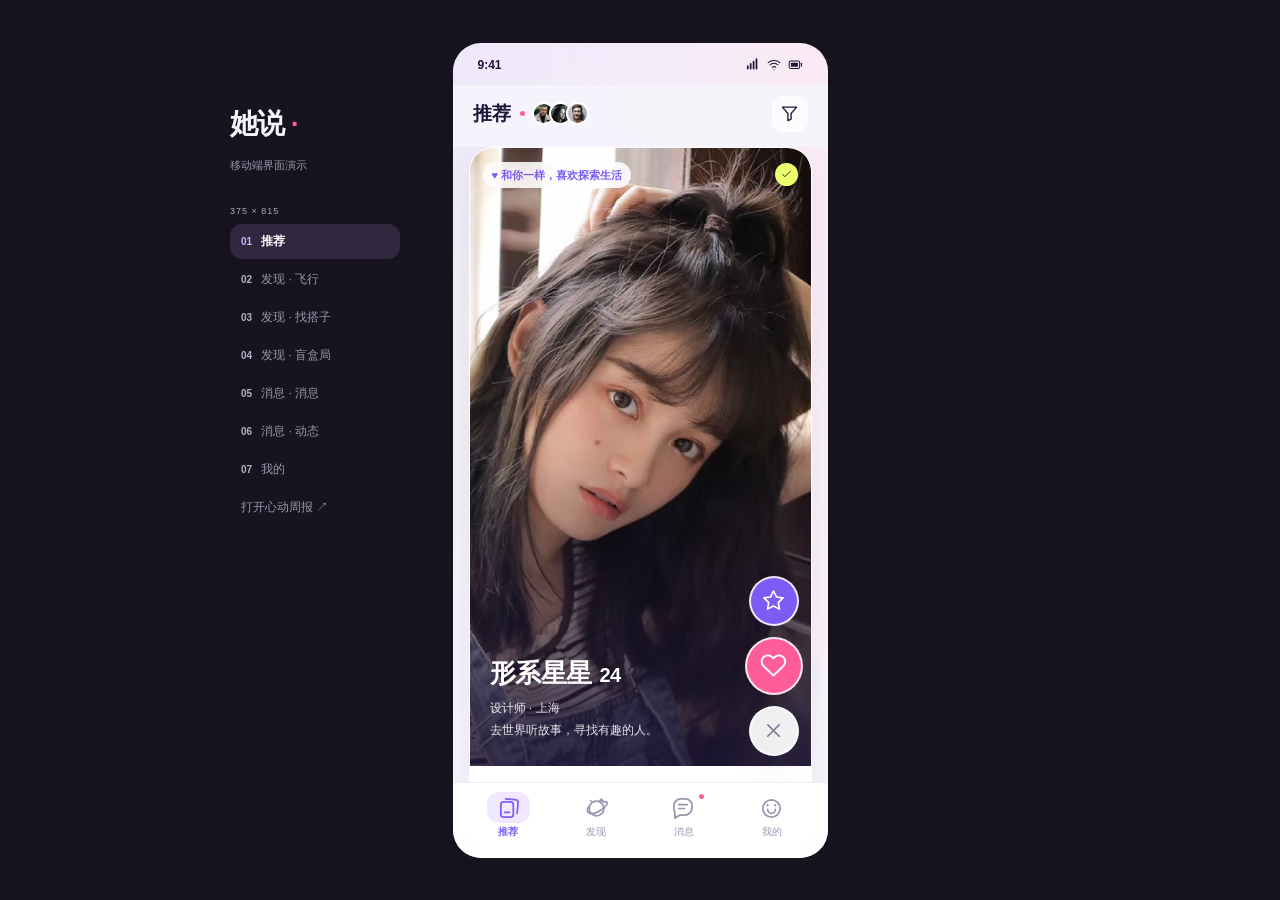
<file: index.html>
<!doctype html>
<html lang="zh-CN">
<head>
<meta charset="utf-8"><meta name="viewport" content="width=device-width, initial-scale=1, viewport-fit=cover"><meta name="theme-color" content="#f6f4fb"><meta name="description" content="她说：让相遇轻一点，让心动近一点。七个移动端页面交互原型。"><title>她说 · 推荐</title>
<style>
:root{--ink:#1d1638;--ink-2:#4a4363;--sub:#9a95ad;--line:#efedf5;--brand:#7b5cf5;--pink:#ff5c9a;--lemon:#eaff6e;--soft:#f6f4fb;--grad:linear-gradient(120deg,#7b5cf5 0%,#b45cf0 45%,#ff5c9a 100%);--number:"SF Pro Display","Helvetica Neue","Avenir Next",sans-serif;--shadow:0 10px 30px rgba(29,22,56,.06)}
*{box-sizing:border-box}[hidden]{display:none!important}html{scroll-behavior:smooth}body{margin:0;background:#17141f;color:var(--ink);font-family:-apple-system,BlinkMacSystemFont,"PingFang SC",sans-serif;-webkit-font-smoothing:antialiased}button,a,input,textarea,select{-webkit-tap-highlight-color:transparent}button,input,textarea,select{font:inherit}button,a{touch-action:manipulation}button{cursor:pointer;color:inherit}button{border:0;background:none;padding:0}a{color:inherit;text-decoration:none}button:focus-visible,a:focus-visible,summary:focus-visible{outline:3px solid #bdaaff;outline-offset:4px}input:focus,textarea:focus,select:focus{outline:2px solid #cabbff;outline-offset:2px}svg{display:block}.icon{width:22px;height:22px;fill:none;stroke:currentColor;stroke-width:1.7;stroke-linecap:round;stroke-linejoin:round;flex-shrink:0}.phone{position:relative;width:100%;max-width:375px;min-height:100dvh;margin:auto;background:radial-gradient(ellipse at 0 0,#e9dfff99,transparent 360px),radial-gradient(ellipse at 100% 2%,#ffe0eb80,transparent 340px),radial-gradient(ellipse at 0 260px,#f3ffca59,transparent 240px),var(--soft);padding-bottom:100px;overflow:clip}.statusbar{display:flex;justify-content:space-between;padding:17px 25px 12px;align-items:center;font:700 12px var(--number)}.status-icons{display:flex;align-items:center;gap:5px}.status-icons .icon{width:16px;height:14px;stroke-width:1.8}.topbar{min-height:64px;display:flex;align-items:center;justify-content:space-between;padding:7px 20px 13px;gap:12px}.top-title{font-size:19px;font-weight:800;display:flex;gap:9px;align-items:center}.top-title .dot{width:5px;height:5px;background:var(--pink);border-radius:50%}.icon-button{display:grid;place-items:center;flex:0 0 36px;width:36px;height:36px;background:#ffffffb3;border:1px solid white;border-radius:12px}.icon-button .icon{width:19px;height:19px}.avatar-stack{display:flex;margin-left:4px}.avatar-stack .photo{width:23px;height:23px;border:2px solid white;border-radius:50%;margin-left:-6px}.photo{display:block;overflow:hidden;flex-shrink:0;background:#eee8f6}.photo>svg{width:100%;height:100%}.section{margin:0 20px 16px;background:#fff;border-radius:24px;padding:20px 18px;box-shadow:var(--shadow)}.section.flush{padding:0;overflow:hidden}.small-title{font-size:13px;font-weight:700;margin:0}.section-title{font-size:19px;line-height:1.4;font-weight:800;margin:0}.body-text{font-size:14px;line-height:1.8;color:var(--ink-2);margin:0}.muted{color:var(--sub)}.subtext{font-size:12px;line-height:1.7;color:var(--sub);margin:5px 0 0}.tiny{font-size:11px;color:var(--sub);line-height:1.6}.row{display:flex;align-items:center;gap:10px}.between{display:flex;align-items:center;justify-content:space-between;gap:10px}.vstack{display:flex;flex-direction:column;gap:8px}.grow{flex:1;min-width:0}.pill{display:inline-flex;align-items:center;gap:5px;font-size:11px;line-height:1.5;border-radius:20px;padding:5px 9px;background:#f0eaff;color:var(--brand);white-space:nowrap}.pill.pink{color:#dc508c;background:#fff0f6}.pill.lemon{background:var(--lemon);color:var(--ink);font-weight:700}.pill .icon{width:12px;height:12px}.white-pill{color:white;background:#ffffff30;border:1px solid #ffffff55;backdrop-filter:blur(12px)}.sticker{display:inline-block;transform:rotate(-3deg);padding:8px 11px;background:var(--lemon);border-radius:12px;font-size:14px;font-weight:800;box-shadow:2px 3px 0 var(--ink)}.sticker b{color:var(--brand);margin-right:4px}.grad-text{background:var(--grad);background-clip:text;-webkit-background-clip:text;color:transparent}.primary{display:flex;align-items:center;justify-content:center;gap:8px;background:var(--ink);color:white;border-radius:28px;font-size:14px;font-weight:700;padding:14px 18px;min-height:48px;width:100%}.primary .icon{width:18px;height:18px}.secondary{display:flex;align-items:center;justify-content:center;gap:6px;border-radius:24px;background:var(--soft);padding:11px 15px;font-size:12px;font-weight:700;min-height:40px}.secondary.purple{color:var(--brand);background:#f0eaff}.text-action{font-size:12px;color:var(--brand);font-weight:700;display:inline-flex;align-items:center;gap:4px}.text-action .icon{width:14px;height:14px}.bottom-nav{position:fixed;bottom:0;left:50%;transform:translateX(-50%);width:min(100%,375px);z-index:20;display:flex;align-items:center;background:#fffffff2;backdrop-filter:blur(18px);border-top:1px solid #ffffff;box-shadow:0 10px 30px rgba(29,22,56,.06);padding:9px 12px max(14px,env(safe-area-inset-bottom));height:80px}.nav-item{position:relative;flex:1;display:flex;flex-direction:column;align-items:center;gap:5px;font-size:10px;color:var(--sub);padding:6px 8px}.nav-item .icon{width:23px;height:23px;stroke-width:1.8}.nav-item.active{color:var(--brand);font-weight:700}.nav-item.active:before{content:"";position:absolute;width:43px;height:31px;top:1px;border-radius:12px;background:#efe8ff;z-index:-1}.nav-item .notification{position:absolute;right:24px;top:3px;width:5px;height:5px;background:var(--pink);border-radius:50%}.tabs{display:flex;gap:23px;align-items:center}.tab{position:relative;color:var(--sub);font-size:17px;font-weight:700;padding:9px 0 13px;white-space:nowrap}.tab.active{color:var(--ink);font-weight:800}.tab.active:after{content:"";position:absolute;bottom:4px;left:50%;transform:translateX(-50%);height:3px;width:15px;background:var(--brand);border-radius:5px}.intro-copy{padding:4px 20px 20px}.intro-copy h1{font-size:26px;line-height:1.5;letter-spacing:-.6px;margin:0;font-weight:800}.intro-copy p{font-size:12px;line-height:1.7;color:var(--sub);margin:8px 0 0}.num{font-family:var(--number);font-weight:900;letter-spacing:-1px}.section-heading{display:flex;gap:9px;align-items:center;margin-bottom:15px}.number{font:800 11px/24px var(--number);width:25px;height:24px;background:var(--ink);border-radius:7px;color:#fff;text-align:center}.section-heading h2{font-size:16px;font-weight:800;margin:0}.chips{display:flex;flex-wrap:wrap;gap:7px}.chip{font-size:11px;color:var(--ink-2);border:1px solid var(--line);border-radius:20px;padding:7px 10px;background:#fff}.chip.active{background:var(--ink);color:#fff;border-color:var(--ink)}.chips.filter{margin:0 20px 16px;flex-wrap:nowrap}.chips.filter .chip{flex:1;text-align:center;padding:8px 7px}.labeled-divider{height:1px;background:var(--line);margin:17px 0}.rail{display:none}.empty{padding:30px 14px;text-align:center;color:var(--sub);font-size:13px;line-height:1.8}.toast{position:fixed;bottom:100px;left:50%;transform:translateX(-50%);background:var(--ink);color:#fff;border-radius:22px;padding:12px 20px;font-size:12px;max-width:330px;z-index:100;box-shadow:var(--shadow)}
/* 推荐 */
.recommend-card{padding:3px;margin:0 20px 16px;border-radius:25px;background:linear-gradient(145deg,#fff 12%,#e0d5ff 45%,#ffe4ee 75%,#f4ffc6);box-shadow:0 16px 30px -14px rgba(123,92,245,.55)}.recommend-photo{position:relative;height:420px;border-radius:22px 22px 17px 17px;overflow:hidden}.recommend-photo>.photo{width:100%;height:100%}.recommend-photo:after{content:"";position:absolute;inset:48% 0 0;background:linear-gradient(transparent,rgba(29,22,56,.78));pointer-events:none}.photo-labels{position:absolute;top:14px;left:13px;right:13px;display:flex;align-items:center;justify-content:space-between;z-index:1}.photo-labels .pill{background:#ffffffd9;color:var(--brand);backdrop-filter:blur(12px);font-weight:700}.photo-labels .verified{display:grid;place-items:center;width:23px;height:23px;background:var(--lemon);color:var(--ink);border-radius:50%}.verified .icon{width:13px;height:13px}.recommend-info{position:absolute;left:18px;right:18px;bottom:18px;z-index:1;color:#fff}.recommend-info h1{font-size:25px;line-height:1.4;margin:0 0 7px;font-weight:800;letter-spacing:-.5px}.recommend-info h1 small{font:700 20px var(--number);margin-left:8px}.recommend-info p{font-size:12px;line-height:1.8;margin:0;color:#ffffffe0}.recommend-actions{padding:14px 22px 15px;background:#fff;border-radius:0 0 22px 22px;display:flex;justify-content:center;align-items:center;gap:18px}.round-action{width:46px;height:46px;display:grid;place-items:center;border-radius:50%;background:var(--soft);color:var(--sub)}.round-action.heart{width:56px;height:56px;background:#fff0f6;color:var(--pink)}.round-action.heart .icon{width:27px;height:27px}.round-action.like{background:#f0eaff;color:var(--brand)}.round-action[aria-pressed=true]{background:var(--pink);color:#fff}.facts{display:grid;grid-template-columns:repeat(2,1fr);gap:8px}.fact{background:var(--soft);border-radius:14px;padding:13px 12px}.fact label{display:block;color:var(--sub);font-size:10px;margin-bottom:6px}.fact strong{font-size:13px;font-weight:700}.tags-block{margin-top:16px}.prompt-line{margin-top:14px;padding:14px;border-radius:15px;background:#f8f5ff}.prompt-line small{font-size:10px;color:var(--sub)}.prompt-line p{font-size:13px;line-height:1.8;color:var(--ink-2);margin:6px 0 0}.wish{padding:14px 0;border-bottom:1px solid var(--line);font-size:13px;color:var(--ink-2);display:flex;gap:9px;line-height:1.8}.wish:last-child{border:0;padding-bottom:0}.wish>span{color:var(--brand)}
/* 飞行 */
.flight-intro{padding-top:8px}.flight-intro .sticker{font-size:12px;padding:7px 10px;margin-bottom:17px}.flight-stage{position:relative;height:330px;margin:0 20px 18px;border-radius:26px;overflow:hidden;background:radial-gradient(at 50% 35%,#fff8,transparent 60%),linear-gradient(135deg,#eeebff,#f9f0f8 65%,#f2f7e6)}.flight-map{position:absolute;inset:0;width:100%;height:100%;opacity:.8}.flight-stage:after{content:"";position:absolute;inset:0;background:linear-gradient(transparent 70%,#f5f0fb);pointer-events:none}.map-caption{position:absolute;bottom:12px;left:15px;font-size:9px;letter-spacing:1px;color:#b3a6c8;z-index:1}.orbit{position:absolute;width:220px;height:220px;border-radius:50%;border:1px solid #fff;left:50%;top:50%;transform:translate(-50%,-50%)}.orbit.two{width:150px;height:150px;border:1px dashed #c5b6ec}.orbit.three{width:280px;height:280px;border-color:#ffffff7d}.plane-center{position:absolute;left:50%;top:50%;transform:translate(-50%,-50%) rotate(-9deg);width:66px;height:66px;border-radius:22px;background:white;box-shadow:var(--shadow);display:grid;place-items:center;color:var(--brand);z-index:2}.plane-center .icon{width:32px;height:32px;stroke-width:1.5}.map-person{position:absolute;z-index:3;display:flex;align-items:center;gap:6px;background:#ffffffe6;border:2px solid #fff;border-radius:30px;padding:3px 10px 3px 3px;box-shadow:var(--shadow)}.map-person .photo{width:35px;height:35px;border-radius:50%}.map-person span{font-size:10px;color:var(--ink-2)}.map-person.one{top:42px;left:29px;transform:rotate(-5deg)}.map-person.two{right:16px;top:128px;transform:rotate(4deg)}.map-person.three{left:25px;bottom:45px;transform:rotate(-3deg)}.cloud{position:absolute;width:75px;height:26px;border-radius:50%;background:#ffffff70;filter:blur(8px)}.flight-invite{padding:20px}.flight-invite .route{display:flex;align-items:center;justify-content:space-between;margin-bottom:17px}.route small{display:block;font-size:10px;color:var(--sub);margin-bottom:6px}.route strong{font-size:14px;font-weight:700}.route>.icon{color:#b6a2e1;width:29px;height:29px}.flight-note{text-align:center;font-size:10px;color:var(--sub);margin-top:11px}.flight-stage.flying .orbit{animation:radar 1.6s infinite}.flight-stage.flying .plane-center{animation:float 1s infinite alternate}.inline-icon{background:#f1ecff;border-radius:13px;width:40px;height:40px;display:grid;place-items:center;color:var(--brand);flex-shrink:0}.inline-icon .icon{width:21px;height:21px}
/* 搭子与动态 */
.mini-filter{margin:0 20px 20px;display:flex;align-items:center;justify-content:space-between}.segmented{background:#eae5f2;padding:3px;display:flex;gap:2px;border-radius:11px}.segmented button{font-size:11px;color:var(--sub);padding:6px 13px;border-radius:8px}.segmented button.active{background:white;color:var(--ink);font-weight:700}.post-header{display:flex;align-items:center;gap:9px}.avatar{width:36px;height:36px;border-radius:12px}.post-header strong{display:block;font-size:13px;line-height:1.5;font-weight:700}.post-header small{font-size:10px;color:var(--sub);line-height:1.6}.more{color:var(--sub);padding:7px;letter-spacing:2px;font-size:15px}.post-title{font-size:15px;line-height:1.7;font-weight:800;margin:17px 0 8px;letter-spacing:-.1px}.post-copy{font-size:13px;line-height:1.8;color:var(--ink-2);margin:0 0 13px}.post-visual{width:100%;height:231px;border-radius:17px;overflow:hidden;position:relative;background:#eee}.post-visual>.photo{height:100%;width:100%}.post-visual .pill{position:absolute;left:11px;top:11px;background:#ffffffde;color:var(--ink-2);font-size:10px;backdrop-filter:blur(10px)}.post-meta{display:flex;align-items:center;gap:6px;margin-top:13px;font-size:10px;color:var(--sub)}.post-meta .icon{width:12px;height:12px}.post-actions{display:flex;align-items:center;gap:13px;margin-top:15px;padding-top:13px;border-top:1px solid var(--line)}.post-actions .location{font-size:10px;color:var(--sub);display:flex;align-items:center;gap:4px;margin-right:auto}.post-actions .icon{width:18px;height:18px}.post-actions button{display:flex;align-items:center;gap:4px;color:var(--sub);font-size:11px;min-height:27px}.post-actions button[aria-pressed=true]{color:var(--pink)}.post-actions .contact{color:var(--brand);background:#f0eaff;padding:7px 11px;border-radius:18px;font-size:11px}.floating-add{position:fixed;bottom:97px;margin-left:299px;width:46px;height:46px;z-index:15;background:var(--ink);color:white;border-radius:17px;box-shadow:var(--shadow);display:grid;place-items:center}.floating-add .icon{width:23px;height:23px}.quote-visual{height:150px;border-radius:17px;position:relative;overflow:hidden;padding:22px;background:linear-gradient(135deg,#f2edff,#fff3f7)}.quote-visual .quote{font:900 55px/.8 Georgia,serif;color:#d6c5fb}.quote-visual p{font-size:18px;font-weight:700;line-height:1.8;margin:5px 0;color:var(--ink)}.quote-visual .small-star{position:absolute;right:22px;bottom:20px;color:var(--pink);font-size:24px}.moment-photo{height:338px}.moment-body .post-copy{margin:15px 0 13px}.moment-header{padding:0 0 6px}.moment-caption{font-size:12px;line-height:1.8;color:var(--ink-2);margin:15px 0 0}.comment-box{padding:10px 12px;background:var(--soft);border-radius:12px;margin-top:9px;font-size:12px;line-height:1.7;color:var(--ink-2)}.comment-box strong{color:var(--brand)}
/* 盲盒局 */
.eyebrow{font-size:11px;font-weight:700;color:var(--brand);letter-spacing:1px;margin:0 0 9px}.event-enrolled{position:relative;margin-top:9px}.event-enrolled .sticker{position:absolute;right:13px;top:-11px;font-size:12px;padding:7px 10px;transform:rotate(4deg)}.event-heading{display:flex;gap:12px;align-items:center}.event-icon{display:grid;place-items:center;width:49px;height:53px;flex-shrink:0;border-radius:16px;background:#f3ecff;color:var(--brand)}.event-icon.pink{color:var(--pink);background:#fff0f6}.event-icon .icon{width:27px;height:27px;stroke-width:1.5}.event-date{font-size:11px;color:var(--sub);margin-bottom:5px}.event-name{font-size:17px;font-weight:800;line-height:1.5;margin:0}.event-location{font-size:12px;color:var(--ink-2);line-height:1.7;margin:14px 0 11px}.event-members{display:flex;align-items:center;gap:9px}.event-members .avatar-stack .photo{height:24px;width:24px}.event-members small{font-size:10px;color:var(--sub)}.event-enrolled .primary{margin-top:18px}.event-detail{font-size:11px;line-height:1.8;color:var(--sub);margin:13px 0 0}.event-card .between{margin-top:16px}.event-card .secondary{padding:8px 15px;min-height:34px}.event-card .pill{font-size:10px}.event-preview{display:flex;gap:8px;margin:17px 0 0}.event-preview span{display:inline-block;font-size:10px;background:var(--soft);border-radius:7px;padding:6px 7px;color:var(--sub)}.block-label{margin:24px 20px 16px}.block-label h2{font-size:16px;margin:0;font-weight:800}.city-button{font-size:11px;display:flex;align-items:center;gap:4px;background:white;border-radius:20px;padding:8px 10px}.city-button .icon{width:13px;height:13px}
/* 消息 */
.answer-section{padding-bottom:18px}.answer-rail{display:flex;align-items:flex-start;overflow-x:auto;gap:10px;padding-top:16px;scrollbar-width:none}.answer-tile{display:flex;flex-direction:column;align-items:stretch;width:83px;flex:0 0 83px;text-align:left}.answer-photo{display:block;position:relative;width:83px;height:89px;padding:0;border-radius:18px;overflow:hidden;background:var(--soft)}.answer-photo>.photo{width:100%;height:100%;border:0;border-radius:18px}.answer-tile strong{font-size:11px;display:block;text-align:center;margin-top:9px}.answer-tile small{display:block;font-size:9px;text-align:center;color:var(--sub);margin-top:5px}.answer-tile.wait .answer-photo{background:var(--soft);height:89px;display:grid;place-items:center;color:#ac9acb}.answer-tile.wait .icon{width:28px;height:28px}.answer-tile.wait small{font-size:9px}.likes-banner{display:flex;align-items:center;gap:10px;padding:16px 14px;margin:0 20px 20px;border-radius:20px;background:#fff1f6}.likes-art{position:relative;width:41px;height:41px;background:white;border-radius:14px;color:var(--pink);display:grid;place-items:center}.likes-art .icon{width:23px;height:23px;fill:#ff5c9a20}.likes-banner strong{font-size:13px;display:block}.likes-banner p{font-size:10px;line-height:1.7;color:#b08099;margin:4px 0 0}.likes-banner .text-action{font-size:11px;flex-shrink:0}.message-list{padding:0 15px 5px}.list-heading{padding:18px 3px 9px}.search-field{display:flex;gap:8px;align-items:center;padding:10px 11px;background:var(--soft);border-radius:12px;margin:10px 3px}.search-field .icon{width:16px;height:16px;color:var(--sub)}.search-field input{min-width:0;width:100%;border:0;background:none;font-size:12px;color:var(--ink)}.message-row{display:flex;align-items:center;gap:11px;text-align:left;width:100%;padding:14px 3px;border-bottom:1px solid var(--line)}.message-row:last-child{border-bottom:0}.message-row>.photo{width:45px;height:45px;border-radius:15px}.message-row strong{font-size:14px;font-weight:700;display:flex;align-items:center;gap:6px}.message-row .official{font-size:9px;padding:1px 4px;border:1px solid #d6caeb;border-radius:4px;color:var(--brand);font-weight:400}.message-row p{font-size:11px;color:var(--sub);margin:7px 0 0;text-overflow:ellipsis;white-space:nowrap;overflow:hidden;line-height:1.6}.message-time{align-self:flex-start;font-size:9px;color:#b5aec3;padding-top:3px;min-width:32px;text-align:right}.message-time .unread{display:block;width:6px;height:6px;background:var(--pink);border-radius:50%;margin:12px 3px 0 auto}.official-avatar{width:45px;height:45px;border-radius:15px;display:grid;place-items:center;color:var(--brand);background:#f0eaff;font-size:25px;flex-shrink:0}.message-search-actions{display:flex;gap:12px;color:var(--sub)}.message-search-actions .icon{width:16px;height:16px}
/* 我的 */
.profile-top{position:relative;text-align:center;padding:11px 20px 27px}.profile-picture{position:relative;width:112px;height:112px;margin:0 auto 20px}.profile-picture .photo{position:absolute;inset:8px;width:96px;height:96px;border-radius:50%;border:3px solid white}.profile-ring{position:absolute;inset:0;width:112px;height:112px;transform:rotate(-90deg)}.profile-complete{position:absolute;left:50%;bottom:-5px;transform:translateX(-50%);font:700 10px var(--number);padding:5px 9px;border-radius:15px;background:var(--lemon);white-space:nowrap;border:2px solid #f6f4fb}.profile-top h1{font-size:22px;font-weight:800;letter-spacing:-.4px;margin:0;line-height:1.5}.profile-top .subtext{margin-top:7px;font-size:11px}.profile-edit{display:flex;justify-content:center;gap:9px;margin-top:17px}.profile-edit .secondary{background:white;font-size:11px;min-height:34px;padding:9px 15px}.profile-edit .icon{width:13px;height:13px;color:var(--brand)}.profile-stats{display:flex;justify-content:space-around;padding:18px 3px}.profile-stats button{flex:1;border-right:1px solid var(--line)}.profile-stats button:last-child{border:0}.profile-stats strong{display:block;font:900 25px/1.2 var(--number);letter-spacing:-.8px}.profile-stats span{display:block;font-size:10px;color:var(--sub);margin-top:7px}.membership{padding:20px;background:linear-gradient(125deg,#efe8ff,#fff1f6);border-radius:19px;position:relative}.membership h2{font-size:17px;font-weight:800;line-height:1.5;margin:0 0 7px}.membership p{font-size:11px;color:#9785b2;margin:0;line-height:1.7}.membership .text-action{margin-top:14px;color:var(--ink);font-size:11px}.membership .corner-heart{position:absolute;right:16px;bottom:18px;font-size:37px;color:#e9c4e0;transform:rotate(10deg)}.weekly{position:relative;display:flex;align-items:center;gap:17px}.weekly-score{font:900 52px/1 var(--number);letter-spacing:-3px}.weekly strong{font-size:14px;display:block}.weekly p{font-size:11px;line-height:1.8;color:var(--sub);margin:5px 0}.weekly .text-action{font-size:11px;margin-top:6px}.menu-row{padding:14px 0;display:flex;align-items:center;gap:10px;width:100%;border-bottom:1px solid var(--line);text-align:left}.menu-row:last-child{border:0;padding-bottom:2px}.menu-row:first-child{padding-top:2px}.menu-row>.icon{width:17px;height:17px;color:var(--brand)}.menu-row strong{font-size:13px;font-weight:600}.menu-row small{margin-left:auto;color:var(--sub);font-size:10px}.menu-row .chevron{width:14px;height:14px;color:#c1b8ce;margin-left:auto}.menu-row small+.chevron{margin-left:0}.publish-prompt{display:flex;gap:12px;align-items:center}.publish-prompt p{font-size:11px;color:var(--sub);line-height:1.8;margin:5px 0 0}.publish-prompt .secondary{font-size:11px;white-space:nowrap}.setting-link .icon{color:var(--sub)}
/* 弹层 */
.dialog{border:0;padding:0;border-radius:26px 26px 0 0;width:min(100%,375px);max-width:375px;max-height:85dvh;margin:auto auto 0;background:#fff;color:var(--ink);box-shadow:var(--shadow);overflow-x:hidden}.dialog::backdrop{background:#1d16384d;backdrop-filter:blur(4px)}.sheet-handle{width:32px;height:4px;border-radius:4px;background:var(--line);margin:10px auto 8px}.sheet-head{display:flex;justify-content:space-between;align-items:center;padding:10px 22px 16px}.sheet-head h2{font-size:19px;font-weight:800;margin:0}.sheet-head button{width:27px;height:27px;background:var(--soft);border-radius:50%;display:grid;place-items:center}.sheet-head .icon{width:15px;height:15px;color:var(--sub)}.sheet-body{padding:0 22px 27px}.sheet-body p{font-size:13px;line-height:1.8;color:var(--ink-2)}.sheet-body h3{font-size:15px;margin:17px 0 9px}.sheet-body .primary{margin-top:20px}.field{display:block;margin-top:15px;font-size:12px;font-weight:700}.field input,.field select,.field textarea{display:block;width:100%;border:1px solid var(--line);border-radius:12px;padding:12px;font-size:13px;font-weight:400;margin-top:8px;background:var(--soft);color:var(--ink)}.field textarea{resize:vertical;min-height:100px;line-height:1.7}.sheet-profile{display:flex;gap:13px;align-items:center;padding:7px 0 17px}.sheet-profile .photo{width:66px;height:80px;border-radius:17px}.sheet-profile strong{font-size:18px}.sheet-profile .subtext{font-size:11px}.seat{padding:25px;text-align:center;background:#f4efff;border-radius:20px}.seat strong{display:block;color:var(--brand);font:900 47px var(--number);letter-spacing:-2px;margin:9px 0}.locked-preview{position:relative;background:var(--soft);border-radius:17px;overflow:hidden;padding:17px;margin:17px 0}.locked-preview .blur-content{filter:blur(5px);user-select:none;pointer-events:none}.unlock-strip{position:absolute;inset:0;display:flex;align-items:flex-end;justify-content:center;padding:17px;background:linear-gradient(transparent,#fbf9ffeb 65%);font-size:12px;font-weight:700;color:var(--brand)}.chat-messages{display:flex;flex-direction:column;gap:12px;max-height:42dvh;min-height:120px;overflow-y:auto;padding:10px 0 17px}.chat-bubble{align-self:flex-start;max-width:90%;background:var(--soft);padding:11px 14px;border-radius:4px 16px 16px 16px;font-size:13px;line-height:1.8}.chat-bubble.me{align-self:flex-end;background:#efe7ff;color:var(--brand);border-radius:16px 4px 16px 16px}.compose-row{display:flex;gap:8px;border-top:1px solid var(--line);padding-top:15px}.compose-row input{min-width:0;flex:1;border:1px solid var(--line);background:var(--soft);border-radius:20px;padding:10px 13px;font-size:12px}.compose-row button{background:var(--ink);color:white;border-radius:20px;padding:10px 15px;font-size:12px}.event-sheet-facts{display:grid;gap:9px;background:var(--soft);padding:15px;border-radius:15px;margin:15px 0}.event-sheet-facts span{font-size:12px;color:var(--ink-2);line-height:1.7}.checkline{display:flex;align-items:center;gap:8px;margin-top:14px;font-size:12px;color:var(--ink-2)}.checkline input{accent-color:var(--brand);width:16px;height:16px}.button-row{display:flex;gap:8px}.button-row>*{flex:1}.dialog .photo{isolation:isolate}.demo-caption{text-align:center;font-size:10px;color:#b5adc5;margin-top:19px}.reveal{animation:reveal .3s ease both}@keyframes reveal{from{opacity:.4;transform:translateY(5px)}to{opacity:1;transform:translateY(0)}}@keyframes float{to{transform:translate(-50%,-60%) rotate(-2deg)}}@keyframes radar{50%{opacity:.3;scale:1.06}}@media(min-width:950px){.rail{display:block;position:fixed;top:75px;left:calc(50% - 410px);width:170px}.rail-brand{font-size:28px;font-weight:800;letter-spacing:-1px;margin:0 0 12px}.rail-brand span{color:var(--pink)}.rail>p{font-size:11px;color:var(--sub);line-height:1.9;margin-bottom:30px}.rail small{display:block;font-size:9px;letter-spacing:1px;color:#b2a8c1;margin:18px 0 8px}.rail a{display:flex;align-items:center;gap:9px;padding:9px 11px;border-radius:12px;font-size:12px;color:var(--sub);margin:3px 0}.rail a span{font:700 10px var(--number);color:#b6aec5}.rail a.active{background:#fff;color:var(--ink);font-weight:700;box-shadow:var(--shadow)}.rail a.active span{color:var(--brand)}.rail .rail-note{font-size:10px;margin-top:30px;line-height:1.9;color:#aaa0ba}.phone{margin-top:28px;margin-bottom:28px;min-height:calc(100dvh - 56px);border-radius:30px;box-shadow:var(--shadow)}.bottom-nav{bottom:12px;border-radius:23px;width:351px;height:74px;padding:7px 6px 10px}.floating-add{bottom:103px}.dialog{margin:auto;border-radius:26px;max-height:85dvh}.toast{bottom:106px}}
@media(max-width:374px){.tabs{gap:18px}.tab{font-size:16px}.photo-labels .pill{font-size:10px}.recommend-info h1{font-size:23px}.intro-copy h1{font-size:24px}.floating-add{margin-left:calc(100% - 76px)}.profile-top h1{font-size:20px}.event-preview{gap:5px}.event-preview span{font-size:9px}}@media(prefers-reduced-motion:reduce){html{scroll-behavior:auto}*,*:before,*:after{animation:none!important;transition:none!important}}
@media(min-width:950px){.rail{color:#f7f3fc}.rail a.active{background:#30283e;color:#fff}.rail a.active span{color:#c7b6ff}}

#screen[data-page="flight"] .flight-intro{flex:0 0 auto;padding:8px 20px 18px}
#screen[data-page="flight"] .flight-intro .sticker{font-size:14px;line-height:1.5;padding:7px 11px;margin-bottom:17px}
#screen[data-page="flight"] .flight-intro h1{font-size:30px;line-height:1.45;letter-spacing:-.7px;font-weight:800}
/* Fixed demo frame; only #screen scrolls. */
#toast-region{position:fixed;inset:0;pointer-events:none;z-index:100}.toast{top:calc(50% + 277px);bottom:auto}
body{min-height:100dvh;display:grid;place-items:center;padding:24px 0}
.phone{display:flex;flex-direction:column;flex:none;width:375px;max-width:100%;height:815px;min-height:0;margin:0;padding:0;border-radius:28px;overflow:hidden;box-shadow:var(--shadow)}
.statusbar{height:42px;flex:0 0 42px;padding:13px 25px 10px}
#screen{flex:1;min-height:0;overflow-x:hidden;overflow-y:auto;overscroll-behavior:contain;scrollbar-width:none;padding-bottom:4px;scroll-behavior:smooth}
#screen::-webkit-scrollbar{display:none}
.topbar{position:sticky;top:0;z-index:8;height:62px;min-height:62px;flex-shrink:0;padding:7px 20px 11px;background:#f6f4fbeb;backdrop-filter:blur(16px)}
.section{border-radius:22px;margin-bottom:14px}.top-title{font-size:19px}.tab{font-size:17px}
.bottom-nav{position:relative;bottom:auto;left:auto;transform:none;width:100%;height:76px;flex:0 0 76px;border-radius:0;padding:8px 12px 12px;background:#fffffff5;box-shadow:none;border-top:1px solid var(--line)}
.floating-layer{position:absolute;inset:0;z-index:15;pointer-events:none}.floating-layer>*{pointer-events:auto}
.recommend-card{padding:0;margin:0 16px 16px;background:#fff;border:1px solid white;border-radius:24px;overflow:hidden;box-shadow:var(--shadow)}
.recommend-photo{height:618px;border-radius:23px 23px 0 0}.recommend-info{left:20px;right:86px;bottom:24px}.recommend-info h1{font-size:26px}.recommend-info p{font-size:12px}
.recommend-actions{position:absolute;right:25px;bottom:102px;width:58px;padding:0;display:flex;flex-direction:column;align-items:center;gap:11px;background:none;border-radius:0}
.round-action{width:50px;height:50px;border:2px solid #ffffffd9;box-shadow:var(--shadow)}.round-action .icon{width:23px;height:23px}.round-action.super{background:var(--brand);color:white}.round-action.heart{width:58px;height:58px;background:var(--pink);color:white}.round-action.dismiss{background:#ffffffed;color:#7e7492}.round-action.super[aria-pressed=true]{background:#5b3ad3}.round-action[aria-pressed=true] .icon{fill:currentColor}
.recommend-details{padding:24px 84px 28px 20px}.profile-chapter+.profile-chapter{margin-top:25px;padding-top:24px;border-top:1px solid var(--line)}.profile-chapter h2{margin:0 0 14px;font-size:16px;font-weight:800;line-height:1.5}.recommend-details .facts{display:flex;flex-direction:column;gap:0}.recommend-details .fact{display:flex;align-items:baseline;justify-content:space-between;gap:10px;padding:11px 0;border-bottom:1px solid var(--line);border-radius:0;background:none}.recommend-details .fact:last-child{border:0}.recommend-details .fact label{flex-shrink:0;font-size:10px;margin:0}.recommend-details .fact strong{font-size:12px;line-height:1.7;text-align:right;font-weight:600}.recommend-details .chip{background:var(--soft);border:0;font-size:10px;padding:7px 9px}.recommend-details .prompt-line{background:none;padding:0;border-radius:0;margin-top:18px}.recommend-details .prompt-line p{font-size:13px}.recommend-details .wish{font-size:13px}
#screen[data-page="flight"]{display:flex;flex-direction:column;overflow:hidden;padding-bottom:16px}
#screen[data-page="flight"] .flight-stage{flex:1;min-height:0;height:auto;margin:0 20px 14px;border-radius:24px}
#screen[data-page="flight"] .flight-invite{flex:0 0 auto;margin:0 20px;padding:18px;border-radius:22px}
#screen[data-page="flight"] .route{margin-bottom:16px}.route strong{font-size:13px}
.flight-stage .map-person.one{top:17%;left:22px}.flight-stage .map-person.two{top:43%;right:14px}.flight-stage .map-person.three{bottom:15%;left:24px}
.flight-stage .orbit.three{width:290px;height:290px}.flight-stage .orbit{width:220px;height:220px}
.floating-add{position:absolute;right:22px;bottom:96px;left:auto;margin:0;width:46px;height:46px;border-radius:16px;background:var(--brand)}
.mini-filter{margin-bottom:14px}.chips.filter{margin-bottom:14px}.event-enrolled{margin-top:10px}.block-label{margin-top:22px}.profile-top{padding-top:12px}.profile-top h1{font-size:21px}
.dialog{width:375px;max-width:100%;max-height:min(735px,90dvh)}
@media(min-width:950px){.phone{margin:0;min-height:0}.bottom-nav{bottom:auto;width:100%;height:76px;border-radius:0}.floating-add{bottom:96px}.rail{top:calc(50% - 345px)}}
@media(max-width:599px){.toast{top:auto;bottom:96px}body{padding:0}.phone{width:min(375px,100vw);height:min(815px,100dvh);border-radius:0}}

</style>
</head>
<body>
<aside class="rail" aria-label="全部页面"><h1 class="rail-brand">她说<span> ·</span></h1><p>移动端界面演示</p><small>375 × 815</small><div id="page-index"></div><a href="weekly.html">打开心动周报 ↗</a></aside>
<div class="phone"><div class="statusbar" aria-hidden="true"><span>9:41</span><div class="status-icons" id="status-icons"></div></div><main id="screen"></main><div id="floating-layer" class="floating-layer"></div><nav id="bottom-nav" class="bottom-nav" aria-label="主导航"></nav></div>
<dialog class="dialog" id="dialog" aria-labelledby="sheet-title"><div class="sheet-handle"></div><div class="sheet-head"><h2 id="sheet-title"></h2><button type="button" data-close aria-label="关闭弹层"></button></div><div class="sheet-body" id="sheet-body"></div></dialog><div id="toast-region" role="status" aria-live="polite"></div>
<script>
/* Source screenshots remain intact. SVG viewBoxes frame photo regions as page layout. */
const ASSETS = {"recommend":{"width":1500,"height":6928,"uri":"assets/recommend.png"},"buddy":{"width":1125,"height":2436,"uri":"assets/buddy.png"},"messages":{"width":1500,"height":3248,"uri":"assets/messages.png"},"me":{"width":1500,"height":3248,"uri":"assets/me.png"}};
const $=s=>document.querySelector(s),$$=s=>[...document.querySelectorAll(s)];
const paths={star:'<path d="m12 2 3.1 6.3 6.9 1-5 4.9 1.2 6.8-6.2-3.2L5.8 21 7 14.2 2 9.3l6.9-1Z"/>',heart:'<path d="M20.8 4.6a5.5 5.5 0 0 0-7.8 0L12 5.7l-1.1-1.1a5.5 5.5 0 0 0-7.8 7.8L12 21l8.8-8.6a5.5 5.5 0 0 0 0-7.8Z"/>',cards:'<rect x="4" y="5" width="13" height="16" rx="3"/><path d="m9 2 10 .7a3 3 0 0 1 3 3L21 17M8 16h5"/>',planet:'<circle cx="12" cy="12" r="7.7"/><path d="M4 10C-1 17 7 20 16 14s9-10 3-9M6 4l.2.2M17 2v3m-1.5-1.5h3"/>',chat:'<path d="M21 11a8 8 0 0 1-8 8H8l-5 3v-6a8 8 0 0 1-1-4V9a7 7 0 0 1 7-7h5a7 7 0 0 1 7 7Z"/><path d="M7 8h9M7 12h6"/>',smile:'<circle cx="12" cy="12" r="9"/><path d="M8 13a4 4 0 0 0 8 0M8 8v1M16 8v1"/>',filter:'<path d="M3 4h18l-7 8v7l-4 2v-9Z"/>',chevron:'<path d="m9 5 7 7-7 7"/>',down:'<path d="m6 9 6 6 6-6"/>',close:'<path d="m6 6 12 12M6 18 18 6"/>',plus:'<path d="M12 4v16M4 12h16"/>',plane:'<path d="m22 2-6.5 20-4.8-8.7L2 8.5Z"/><path d="m22 2-11.3 11.3"/>',clock:'<circle cx="12" cy="12" r="9"/><path d="M12 7v5l3 2"/>',pin:'<path d="M19 10c0 5-7 11-7 11S5 15 5 10a7 7 0 1 1 14 0Z"/><circle cx="12" cy="10" r="2.3"/>',check:'<path d="m5 12 4 4L19 6"/>',spark:'<path d="m12 2 2.5 7.5L22 12l-7.5 2.5L12 22l-2.5-7.5L2 12l7.5-2.5Z"/>',search:'<circle cx="10.5" cy="10.5" r="6.5"/><path d="m16 16 5 5"/>',sort:'<path d="M3 6h12M3 12h9M3 18h6M18 4v16m-3-3 3 3 3-3"/>',bell:'<path d="M18 8a6 6 0 0 0-12 0c0 7-3 7-3 9h18c0-2-3-2-3-9M10 21h4"/>',edit:'<path d="m15 4 5 5M4 20l5-1L21 7a2 2 0 0 0-5-5L4 14Z"/>',shield:'<path d="m12 2 8 3v6c0 6-8 11-8 11S4 17 4 11V5Z"/><path d="m8 11 3 3 5-6"/>',settings:'<path d="m9 3-1 3-3 1-2 4 2 2v4l4 2 3-1 3 1 4-2v-4l2-2-2-4-3-1-1-3Z"/><circle cx="12" cy="11" r="3"/>',bag:'<rect x="4" y="6" width="16" height="15" rx="3"/><path d="M8 6V4a4 4 0 0 1 8 0v2M8 11v1M16 11v1"/>',glass:'<path d="m3 4 9 10 9-10ZM12 14v7M7 21h10M7 8h10"/>',fork:'<path d="M5 2v7a3 3 0 0 0 6 0V2M8 2v20M19 2c-5 4-5 10 0 10V2Zm0 10v10"/>',bookmark:'<path d="M5 3h14v19l-7-5-7 5Z"/>',lock:'<rect x="5" y="10" width="14" height="12" rx="3"/><path d="M8 10V6a4 4 0 0 1 8 0v4M12 15v2"/>',sun:'<circle cx="12" cy="12" r="4"/><path d="M12 1v2M12 21v2M1 12h2M21 12h2M4 4l2 2M18 18l2 2M4 20l2-2M18 6l2-2"/>',wifi:'<path d="M2 8a15 15 0 0 1 20 0M5 12a10 10 0 0 1 14 0M9 16a4 4 0 0 1 6 0M12 20h.01"/>',battery:'<rect x="2" y="5" width="18" height="13" rx="3"/><path d="M23 9v5"/><rect x="5" y="8" width="12" height="7" rx="1" fill="currentColor" stroke="none"/>',signal:'<path d="M3 18v-4M8 18V10M13 18V6M18 18V2" stroke-width="3"/>',send:'<path d="m22 2-7 20-4-9-9-4Zm0 0L11 13"/>'};
function icon(name,cls=''){return `<svg class="icon ${cls}" viewBox="0 0 24 24" aria-hidden="true">${paths[name]||paths.spark}</svg>`}
function photo(key,cls='',label='人物示例照片'){const crops={xing:['recommend','510 520 920 1120'],xingFace:['recommend','760 850 520 520'],sea:['buddy','94 1081 457 541'],seaFace:['buddy','245 1140 220 220'],owner:['me','554 554 390 390'],alan:['buddy','92 474 102 102'],rain:['messages','90 1791 220 220'],dico:['messages','90 2108 220 220'],miki:['messages','90 2424 220 220'],jennie:['messages','90 2741 220 220']};let [source,box]=crops[key]||crops.owner,a=ASSETS[source];return `<span class="photo ${cls}"><svg viewBox="${box}" role="img" aria-label="${label}" preserveAspectRatio="xMidYMid slice"><image href="${a.uri}" width="${a.width}" height="${a.height}"/></svg></span>`}
function stack(){return `<span class="avatar-stack">${photo('alan')}${photo('dico')}${photo('miki')}</span>`}
function heading(num,title){return `<div class="section-heading"><span class="number">${num}</span><h2>${title}</h2></div>`}
function more(){return `<button class="more" data-action="more" aria-label="更多操作">···</button>`}
function intro(title,copy){return `<div class="intro-copy"><h1>${title}</h1><p>${copy}</p></div>`}
function topbar(main,action=''){return `<header class="topbar">${main}${action}</header>`}
function discoveryTabs(active){return topbar(`<div class="tabs" role="tablist" aria-label="发现"><a role="tab" aria-selected="${active==='flight'}" class="tab ${active==='flight'?'active':''}" href="#flight">飞行</a><a role="tab" aria-selected="${active==='buddies'}" class="tab ${active==='buddies'?'active':''}" href="#buddies">找搭子</a><a role="tab" aria-selected="${active==='events'}" class="tab ${active==='events'?'active':''}" href="#events">盲盒局</a></div>`,`<button class="icon-button" data-action="${active==='flight'?'history':active==='buddies'?'my-posts':'my-events'}" aria-label="${active==='flight'?'飞行记录':active==='buddies'?'我的搭子帖':'我的活动'}">${icon(active==='flight'?'clock':'bag')}</button>`)}
function messageTabs(active){return topbar(`<div class="tabs" role="tablist" aria-label="消息"><a role="tab" aria-selected="${active==='messages'}" class="tab ${active==='messages'?'active':''}" href="#messages">消息</a><a role="tab" aria-selected="${active==='moments'}" class="tab ${active==='moments'?'active':''}" href="#moments">动态</a></div>`,`<button class="icon-button" data-action="${active==='messages'?'notification':'publish-moment'}" aria-label="${active==='messages'?'通知设置':'发布动态'}">${icon(active==='messages'?'bell':'edit')}</button>`)}
function loadState(){try{return JSON.parse(localStorage.getItem('tashuo-prototype-v1'))||{}}catch{return {}}}
const saved=loadState(),state={route:'recommend',buddyFilter:'全部',buddyScope:'推荐',liked:new Set(saved.liked||[]),eventJoined:new Set(saved.events||['wine']),checkedIn:!!saved.checkedIn,profile:{name:'卖女孩的小火柴',bio:'把平凡的日子，过得有点好玩。',...saved.profile},posts:saved.posts||[],moments:saved.moments||[],chats:saved.chats||{},comments:saved.comments||{},history:saved.history||[],answer:saved.answer||'',search:'',messageFilter:'全部'};
function persist(){try{localStorage.setItem('tashuo-prototype-v1',JSON.stringify({liked:[...state.liked],events:[...state.eventJoined],checkedIn:state.checkedIn,profile:state.profile,posts:state.posts,moments:state.moments,chats:state.chats,comments:state.comments,history:state.history,answer:state.answer}))}catch{}}
function preference(index,fallback){try{return JSON.parse(localStorage.getItem('tashuo-preferences'))?.[index]??fallback}catch{return fallback}}
const escapeHTML=x=>String(x).replace(/[&<>"']/g,c=>({'&':'&amp;','<':'&lt;','>':'&gt;','"':'&quot;',"'":'&#39;'}[c]));
const routes=[['recommend','推荐'],['flight','发现 · 飞行'],['buddies','发现 · 找搭子'],['events','发现 · 盲盒局'],['messages','消息 · 消息'],['moments','消息 · 动态'],['me','我的']];
function recommendation(){return topbar(`<div class="top-title">推荐<span class="dot"></span>${stack()}</div>`,`<button class="icon-button" data-action="filter" aria-label="筛选推荐">${icon('filter')}</button>`)+`<article class="recommend-card"><div class="recommend-photo">${photo('xing','','形系星星的示例照片')}<div class="photo-labels"><span class="pill">♥ 和你一样，喜欢探索生活</span><span class="verified" aria-label="已实名认证">${icon('check')}</span></div><div class="recommend-info"><h1>形系星星<small>24</small></h1><p>设计师 · 上海</p><p>去世界听故事，寻找有趣的人。</p></div></div><div class="recommend-details"><section class="profile-chapter"><h2>关于我</h2><div class="facts"><div class="fact"><label>生活坐标</label><strong>上海 · 来自石家庄</strong></div><div class="fact"><label>职业与学习</label><strong>设计师 · 本科</strong></div><div class="fact"><label>关于我</label><strong>天蝎座 · 160cm</strong></div><div class="fact"><label>期待的关系</label><strong>慢慢认识，认真相处</strong></div></div><div class="chips tags-block"><span class="chip">喜欢真诚的沟通</span><span class="chip">有健身习惯</span><span class="chip">偶尔小酌</span></div></section><section class="profile-chapter"><h2>生活里的小切片</h2><div class="prompt-line"><small>最近在做的一件事</small><p>长夜中，做自己的品牌。<br>也给日常留一点发呆的时间。</p></div><div class="prompt-line"><small>让我充电的方式</small><p>瑜伽、冥想，还有一杯好咖啡。</p></div></section><section class="profile-chapter"><h2>想一起完成的小事</h2><div class="wish"><span>✦</span>去苍古冲浪，也去湖边安静读书。</div><div class="wish"><span>✦</span>认识不同领域的人，交换有趣的故事。</div><div class="wish"><span>✦</span>拍一部关于自己生活的短纪录片。</div></section></div></article>`}
function renderFloating(){const liked=state.liked.has('xing'),superLiked=state.liked.has('super-xing');$('#floating-layer').innerHTML=state.route==='recommend'?`<div class="recommend-actions" role="group" aria-label="推荐操作"><button class="round-action super" data-action="super-like" aria-label="超喜欢" title="超喜欢" aria-pressed="${superLiked}">${icon('star')}</button><button class="round-action heart" data-action="like-profile" aria-label="喜欢" title="喜欢" aria-pressed="${liked}">${icon('heart')}</button><button class="round-action dismiss" data-action="next" aria-label="无感" title="无感">${icon('close')}</button></div>`:['buddies','moments'].includes(state.route)?`<button class="floating-add" data-action="${state.route==='buddies'?'publish-buddy':'publish-moment'}" aria-label="${state.route==='buddies'?'发布搭子邀请':'发布一条动态'}">${icon('plus')}</button>`:''}
function flight(){return discoveryTabs('flight')+`<div class="intro-copy flight-intro"><span class="sticker"><b>#</b>把相遇交给一点点偶然</span><h1>换个坐标，<br>遇见同频的 TA<span style="color:var(--pink)">。</span></h1></div><div class="flight-stage" id="flight-stage"><svg class="flight-map" viewBox="0 0 335 330" preserveAspectRatio="xMidYMid slice" aria-hidden="true"><path d="m-30 111 42-17 22 11 21-33 29 4 10-23 24 8 17-25 36 19 22 35 24-2 13 21 39-9 40 31-14 36 27 25-29 13 9 31-45 11-16 31-37-13-12 28-29-19-26 9-20-23-36-3-17-30-34-10Z" fill="#e0d8f3" stroke="white" stroke-width="1.4"/><path d="m50 104 19 33-9 34 31 19m3-114 26 44-10 35 35 30 13 48m-135-60 37-2 19 27-9 46m75-50 49-22 36 19 29-9m-32-73-12 45 15 23-8 34" fill="none" stroke="white" stroke-width="1"/><path d="M23 266Q120 285 173 141t154-41" fill="none" stroke="#bda9eb" stroke-width="1.3" stroke-dasharray="4 6"/><circle cx="173" cy="141" r="3" fill="#a891dc"/></svg><div class="orbit three"></div><div class="orbit"></div><div class="orbit two"></div><div class="cloud" style="left:30px;top:80px"></div><div class="cloud" style="right:12px;bottom:40px"></div><div class="plane-center">${icon('plane')}</div><div class="map-person one">${photo('rain')}<span>北京 · 喜欢散步</span></div><div class="map-person two">${photo('alan')}<span>杭州 · 也爱看展</span></div><div class="map-person three">${photo('jennie')}<span>成都 · 咖啡搭子</span></div></div><section class="section flight-invite"><div class="route"><div><small>从这里出发</small><strong>上海</strong></div>${icon('plane')}<div style="text-align:right"><small>下一站</small><strong>一点未知的惊喜</strong></div></div><button class="primary" data-action="fly" id="fly-button">${icon('plane')}开启一次相遇</button></section>`}
const buddyData=[{id:'art',name:'无事啊',photo:'alan',when:'2 小时前',category:'看展',title:'周六，去看一场没有攻略的展',text:'想找个同样喜欢慢慢逛展的搭子。看完一起喝杯咖啡，交换一个最喜欢的作品。',location:'上海 · 西岸',tag:'周六 14:00',image:true,likes:8},{id:'walk',name:'一颗橘子',photo:'seaFace',when:'4 小时前',category:'散步',title:'傍晚去江边，把一周的风吹一吹',text:'从徐汇滨江出发，不赶路、不打卡。一起散步，聊聊这一周的小开心。',location:'上海 · 徐汇',tag:'周日 17:00',likes:12},{id:'coffee',name:'Jennie',photo:'jennie',when:'昨天',category:'咖啡',title:'找一家小咖啡馆，各看各的书',text:'有时不用一直说话，安静地待在一起也很好。欢迎带上你最近喜欢的书。',location:'杭州 · 西湖',tag:'周末午后',likes:5}];
function buddyCard(p,own=false){let liked=state.liked.has('buddy-'+p.id);return `<article class="section buddy-post"><div class="post-header">${photo(p.photo,'avatar')}<div class="grow"><strong>${escapeHTML(p.name)}</strong><small>${p.when} · ${own?'我的搭子帖':'想找个同频的搭子'}</small></div>${more()}</div><h2 class="post-title">${escapeHTML(p.title)}</h2><p class="post-copy">${escapeHTML(p.text)}</p>${p.image?`<div class="post-visual">${photo('sea','','旅行与海边的示例照片')}<span class="pill">${icon('spark')}一起把周末过得有趣</span></div>`:`<div class="quote-visual"><span class="quote">“</span><p>${p.category==='咖啡'?'各看各的书，<br>也算一起过周末。':'没有目的地，<br>也可以一起出发。'}</p><span class="small-star">✦</span></div>`}<div class="post-meta"><span class="pill">${escapeHTML(p.category)}</span><span class="pill pink">${escapeHTML(p.tag)}</span></div><div class="post-actions"><span class="location">${icon('pin')}${escapeHTML(p.location)}</span><button data-action="like-post" data-id="${p.id}" aria-label="喜欢这条搭子帖" aria-pressed="${liked}">${icon('heart')}<span>${p.likes+(liked?1:0)}</span></button><button class="contact" data-action="start-chat" data-name="${escapeHTML(p.name)}">聊聊看 ${icon('chat')}</button></div></article>`}
function buddies(){const all=[...state.posts,...buddyData].filter(p=>(state.buddyFilter==='全部'||p.category===state.buddyFilter)&&(state.buddyScope!=='同城'||p.location.includes('上海')));return discoveryTabs('buddies')+`<div class="mini-filter"><div class="segmented" aria-label="搭子范围">${['推荐','同城'].map(x=>`<button data-action="scope" data-value="${x}" class="${state.buddyScope===x?'active':''}" aria-pressed="${state.buddyScope===x}">${x}</button>`).join('')}</div><span class="tiny">${iconInlinePin()} 上海</span></div><div class="chips filter" aria-label="搭子类别">${['全部','看展','散步','咖啡','运动'].map(x=>`<button class="chip ${state.buddyFilter===x?'active':''}" data-action="buddy-filter" data-value="${x}" aria-pressed="${state.buddyFilter===x}">${x}</button>`).join('')}</div>${all.length?all.map(p=>buddyCard(p,!!p.own)).join(''):`<section class="section"><div class="empty">这里还在等一位发起人。<br>试着写下你想一起做的小事。</div><button class="primary" data-action="publish-buddy">发布我的搭子邀请</button></section>`}`}
function iconInlinePin(){return '<span aria-hidden="true" style="color:var(--brand)">·</span>'}
const eventData=[{id:'wine',title:'周五微醺盲盒',kind:'glass',date:'10 月 23 日 · 周五 19:00',location:'上海 · 徐汇的一间小酒馆',category:'创意行业交流',copy:'一杯低度酒，一个轻松的问题，认识几位生活半径之外的新朋友。',tags:['6 人小桌','轻松聊天','主持人引导']},{id:'dinner',title:'周末盲盒饭局',kind:'fork',date:'10 月 24 日 · 周六 18:30',location:'上海 · 静安的一间小餐厅',category:'今晚聊点新鲜的',copy:'把“今天吃什么”，变成“今天认识谁”。从一道喜欢的菜开始聊起。',tags:['6 人小桌','一起吃饭','轻松破冰']},{id:'coffee-event',title:'午后咖啡盲盒',kind:'sun',date:'10 月 25 日 · 周日 14:00',location:'上海 · 长宁的一间咖啡馆',category:'周末充电计划',copy:'带着一个最近的小发现，交换彼此的生活灵感。',tags:['4 人小桌','咖啡与甜点','兴趣交换']}];
function eventCard(e,enrolled=false){return `<article class="section ${enrolled?'event-enrolled':'event-card'}">${enrolled?(e.id==='wine'?'<span class="sticker">期待见面</span>':'')+'<p class="eyebrow">我的下一场相遇</p>':''}<div class="event-heading"><span class="event-icon ${e.kind==='glass'?'pink':''}">${icon(e.kind)}</span><div class="grow"><div class="event-date">${e.date}</div><h2 class="event-name">${e.title}</h2></div></div><p class="event-location">${e.location}</p><div class="event-members">${stack()}<small>${enrolled?'同桌伙伴，见面时慢慢认识':'和不同生活的人，交换故事'}</small></div>${enrolled?`<button class="primary" data-action="check-in" data-id="${e.id}">${state.checkedIn?'查看我的座位':'签到，解锁我的座位'}${icon('chevron')}</button>`:`<div class="event-preview">${e.tags.map(x=>`<span>${x}</span>`).join('')}</div><div class="between"><span class="pill">${e.category}</span><button class="secondary purple" data-action="event-detail" data-id="${e.id}">了解这场 ${icon('chevron')}</button></div>`}</article>`}
function events(){let enrolled=eventData.filter(e=>state.eventJoined.has(e.id));let available=eventData.filter(e=>!state.eventJoined.has(e.id));return discoveryTabs('events')+enrolled.map(e=>eventCard(e,true)).join('')+`<div class="block-label between"><h2>下一场，想试试什么？</h2><button class="city-button" data-action="city">${icon('pin')} 上海 ${icon('down')}</button></div>`+(available.length?available.map(e=>eventCard(e)).join(''):`<section class="section"><p class="body-text">你已经收下了这周的相遇。带着好奇去见面吧。</p></section>`)+``}
const conversations=[{name:'小她',official:true,text:'你的本周心动周报，已经准备好啦。',time:'09:41',unread:true},{name:'雨水一盒',photo:'rain',text:'你说的那家小店，我也一直想去。',time:'09:32',unread:true},{name:'dico',photo:'dico',text:'周末去看看？我可以先找找路线。',time:'昨天'},{name:'米奇真好奇',photo:'miki',text:'分享一首今天循环的歌。',time:'昨天'},{name:'Jennie',photo:'jennie',text:'谢谢你的推荐，咖啡真的很好喝。',time:'周二'}];
function messageRows(){let list=conversations.filter(p=>(!state.search||p.name.toLowerCase().includes(state.search.toLowerCase())||p.text.includes(state.search))&&(state.messageFilter!=='未读'||p.unread));return list.length?list.map(p=>`<button class="message-row" data-action="${p.official?'official':'start-chat'}" data-name="${p.name}">${p.official?'<span class="official-avatar">✦</span>':photo(p.photo)}<span class="grow"><strong>${p.name}${p.official?'<span class="official">官方</span>':''}</strong><p>${escapeHTML(state.chats[p.name]?.at(-1)?.text||p.text)}</p></span><span class="message-time">${p.time}${p.unread?'<span class="unread" aria-label="未读"></span>':''}</span></button>`).join(''):'<div class="empty">还没有找到这段对话。<br>试着换个名字或关键词。</div>'}
function messages(){return messageTabs('messages')+`<section class="section answer-section"><div class="between"><div><h2 class="section-title" style="font-size:16px">从一个小问题开始</h2><p class="subtext">回答彼此，认识真实的一点点。</p></div><span class="pill pink">2 条待回应</span></div><div class="answer-rail"><button class="answer-tile wait" data-action="my-answer"><span class="answer-photo">${icon(state.answer?'check':'clock')}</span><strong>${state.answer?'我的回答':'我的问题'}</strong><small>${state.answer?'有故事，慢慢说':'等一个同频答案'}</small></button><button class="answer-tile" data-action="answer" data-name="雨水一盒"><span class="answer-photo">${photo('rain')}</span><strong>雨水一盒</strong><small>周末的小快乐是？</small></button><button class="answer-tile" data-action="answer" data-name="dico"><span class="answer-photo">${photo('dico')}</span><strong>dico</strong><small>想去哪里走走？</small></button></div></section><div class="likes-banner"><span class="likes-art">${icon('heart')}</span><div class="grow"><strong>又收到了 3 份喜欢</strong><p>有人被你的真实与有趣打动了。</p></div><button class="text-action" data-action="likes">看看 ${icon('chevron')}</button></div><section class="section message-list"><div class="list-heading between"><h2 class="small-title">${state.messageFilter==='未读'?'未读消息':'全部消息'}</h2><div class="message-search-actions"><button data-action="search" aria-label="搜索消息">${icon('search')}</button><button data-action="message-filter" aria-label="筛选消息">${icon('sort')}</button></div></div><div class="search-field" id="search-field" ${state.search?'':'hidden'}>${icon('search')}<input id="message-search" placeholder="找一个人，或一句话" aria-label="搜索对话" value="${escapeHTML(state.search)}"></div><div id="message-rows">${messageRows()}</div></section>`}
const momentData=[{id:'sea-day',name:'一颗橘子',photo:'seaFace',when:'25 分钟前',text:'在海边，给自己放个小假。风吹过来的时候，烦恼也轻了一点。',tag:'旅行的意义',image:true,likes:12},{id:'daily',name:'无事啊',photo:'alan',when:'1 小时前',text:'最近的小发现：走一条不熟悉的路，会遇见一家很好的小店。',tag:'日常碎片',likes:6}];
function momentCard(p){let liked=state.liked.has('moment-'+p.id);return `<article class="section moment-body"><div class="post-header moment-header">${photo(p.photo,'avatar')}<div class="grow"><strong>${escapeHTML(p.name)}</strong><small>${p.when}</small></div>${more()}</div><p class="post-copy" style="margin-top:14px">${escapeHTML(p.text)}</p>${p.image?`<div class="post-visual moment-photo">${photo('sea','','在海边享受假日的示例照片')}<span class="pill">${icon('sun')}生活切片</span></div>`:`<div class="quote-visual"><span class="quote">“</span><p>${p.own?'把小小的开心，<br>留在这里。':'绕一点路，<br>也会收获新的风景。'}</p><span class="small-star">✦</span></div>`}<div class="post-actions"><span class="location" style="color:var(--brand)"># ${escapeHTML(p.tag)}</span><button data-action="like-moment" data-id="${p.id}" aria-label="喜欢这条动态" aria-pressed="${liked}">${icon('heart')}<span>${p.likes+(liked?1:0)}</span></button><button data-action="comment" data-id="${p.id}" aria-label="评论动态">${icon('chat')}</button></div>${p.id==='sea-day'?'<div class="comment-box"><strong>雨水一盒：</strong>隔着屏幕也感受到好天气了。</div>':''}${(state.comments[p.id]||[]).map(text=>`<div class="comment-box"><strong>我：</strong>${escapeHTML(text)}</div>`).join('')}</article>`}
function moments(){return messageTabs('moments')+`<div class="mini-filter"><p class="subtext" style="margin:0">朋友们的日常，有一点可爱。</p><span class="pill lemon">今日小确幸</span></div>`+[...state.moments,...momentData].map(momentCard).join('')+``}
function me(){return topbar('<div class="top-title">我的</div>',`<button class="icon-button" data-action="settings" aria-label="设置">${icon('settings')}</button>`)+`<section class="profile-top"><div class="profile-picture">${photo('owner','','用户示例头像')}<svg class="profile-ring" viewBox="0 0 112 112" aria-hidden="true"><circle cx="56" cy="56" r="52" fill="none" stroke="#e6def5" stroke-width="3"/><circle cx="56" cy="56" r="52" fill="none" stroke="#7b5cf5" stroke-width="3" stroke-linecap="round" stroke-dasharray="278 327"/></svg><span class="profile-complete">资料已完成 85%</span></div><h1>${escapeHTML(state.profile.name)}</h1><p class="subtext">${escapeHTML(state.profile.bio)}</p><div class="profile-edit"><button class="secondary" data-action="edit-profile">${icon('edit')}编辑资料</button><button class="secondary" data-action="verification">${icon('shield')}我的认证</button></div></section><section class="section profile-stats"><button data-action="liked-list"><strong>12</strong><span>我喜欢的</span></button><button data-action="likes"><strong style="color:var(--pink)">26</strong><span>喜欢我的</span></button><button data-action="friends"><strong>6</strong><span>新朋友</span></button></section><section class="section" style="padding:12px"><div class="membership"><h2>让每一次心动，<br>看得更清晰。</h2><p>专属筛选，更多认识彼此的可能。</p><button class="text-action" data-action="membership">看看会员专属体验 ${icon('chevron')}</button><span class="corner-heart" aria-hidden="true">♥</span></div></section><section class="section"><div class="weekly"><span class="weekly-score grad-text">88</span><div class="grow"><strong>本周心动周报</strong><p>你的每一次认真，都有被记住。</p><a class="text-action" href="weekly.html">收下这周的小进展 ${icon('chevron')}</a></div><span style="align-self:flex-start;color:var(--pink);font-size:16px">✦</span></div></section><section class="section"><div class="publish-prompt"><span class="inline-icon">${icon('edit')}</span><div class="grow"><strong class="small-title">分享生活的一个小片段</strong><p>让 TA 从日常里，慢慢认识你。</p></div><button class="secondary purple" data-action="publish-moment">去分享</button></div></section><section class="section"><button class="menu-row" data-action="my-events">${icon('bag')}<strong>我的活动</strong><small>${state.eventJoined.size} 场期待</small>${icon('chevron','chevron')}</button><button class="menu-row" data-action="liked-list">${icon('bookmark')}<strong>心动收藏</strong><small>留住有趣的人</small>${icon('chevron','chevron')}</button><button class="menu-row" data-action="story">${icon('heart')}<strong>记录我们的故事</strong><small>小小的开始，也值得</small>${icon('chevron','chevron')}</button><button class="menu-row setting-link" data-action="settings">${icon('settings')}<strong>设置与帮助</strong>${icon('chevron','chevron')}</button></section>`}
const renderers={recommend:recommendation,flight,buddies,events,messages,moments,me};
function render(scroll=false){$('#screen').innerHTML=renderers[state.route]();$('#screen').className='';$('#screen').dataset.page=state.route;renderFloating();const active=['flight','buddies','events'].includes(state.route)?'flight':state.route==='moments'?'messages':state.route;$('#bottom-nav').innerHTML=[['recommend','cards','推荐'],['flight','planet','发现'],['messages','chat','消息'],['me','smile','我的']].map(([id,i,name])=>`<a class="nav-item ${active===id?'active':''}" ${active===id?'aria-current="page"':''} href="#${id}">${icon(i)}${id==='messages'?'<span class="notification"></span>':''}<span>${name}</span></a>`).join('');$('#page-index').innerHTML=routes.map(([id,name],i)=>`<a class="${id===state.route?'active':''}" href="#${id}" ${id===state.route?'aria-current="page"':''}><span>0${i+1}</span>${name}</a>`).join('');document.title='她说 · '+routes.find(x=>x[0]===state.route)[1];if(scroll)$('#screen').scrollTop=0}
function route(){const id=location.hash.slice(1);state.route=renderers[id]?id:'recommend';state.search='';render(true)}
function toast(msg){clearTimeout(toast.timer);$('#toast-region').innerHTML=`<div class="toast">${escapeHTML(msg)}</div>`;toast.timer=setTimeout(()=>$('#toast-region').innerHTML='',2800)}
function openSheet(title,body){if($('#dialog').open)$('#dialog').close();$('#sheet-title').textContent=title;$('#sheet-body').innerHTML=body;$('#dialog').showModal()}
function closeSheet(){$('#dialog').close()}
function openChat(name){if(!state.chats[name])state.chats[name]=[{text:name==='形系星星'?'你好呀，很高兴认识你。最近有什么有趣的小发现吗？':conversations.find(p=>p.name===name)?.text||'你好呀，我们都喜欢看展，想听听你最近的小发现。',me:false}];const list=()=>state.chats[name].map(m=>`<div class="chat-bubble ${m.me?'me':''}">${escapeHTML(m.text)}</div>`).join('');openSheet(name,`<p class="tiny" style="margin-top:0">一句具体的好奇，就是很好的开场。</p><div class="chat-messages" id="chat-messages">${list()}</div><form class="compose-row" id="chat-form"><input name="message" aria-label="聊天内容" placeholder="分享一个今天的小发现…" maxlength="200" required autocomplete="off"><button type="submit">发送</button></form><p class="demo-caption">演示对话，仅保存在本机</p>`);$('#chat-form').onsubmit=e=>{e.preventDefault();const input=e.target.elements.message,text=input.value.trim();if(!text)return;state.chats[name].push({text,me:true});persist();$('#chat-messages').innerHTML=list();input.value='';$('#chat-messages').scrollTop=$('#chat-messages').scrollHeight;conversations.forEach(p=>{if(p.name===name)p.unread=false})}}
function publish(kind){const buddy=kind==='buddy';openSheet(buddy?'发起一个搭子邀请':'留住一个生活切片',`<p style="margin:0">${buddy?'不必想得很完整，一件想一起做的小事就够了。':'不用特别精彩，真实的日常就很可爱。'}</p><form id="publish-form">${buddy?'<label class="field">想一起做什么<input name="title" placeholder="比如：周六去看一场摄影展" maxlength="28" required></label><label class="field">找什么搭子<select name="category"><option>看展</option><option>散步</option><option>咖啡</option><option>运动</option></select></label>':''}<label class="field">${buddy?'说得具体一点':'今天想分享什么'}<textarea name="text" placeholder="${buddy?'什么时候、在哪里，有什么小期待？':'写下一个让你记住的小瞬间…'}" maxlength="280" required></textarea></label><button class="primary" type="submit">${buddy?'发布搭子邀请':'发布我的小日常'}</button><p class="demo-caption">交互演示，内容仅保存在本机</p></form>`);$('#publish-form').onsubmit=e=>{e.preventDefault();const fd=new FormData(e.target),text=fd.get('text').trim();if(!text)return;const id='local-'+Date.now();if(buddy){const title=fd.get('title').trim();if(!title)return;state.posts.unshift({id,name:state.profile.name,photo:'owner',when:'刚刚',category:fd.get('category'),title,text,location:'上海',tag:'时间一起商量',likes:0,own:true});state.buddyFilter='全部';state.buddyScope='推荐'}else state.moments.unshift({id,name:state.profile.name,photo:'owner',when:'刚刚',text,tag:'日常碎片',likes:0,own:true});persist();closeSheet();location.hash=buddy?'buddies':'moments';render();toast(buddy?'邀请已发布，等一份同频回应':'小日常已留下 ♥')}}
function showEvent(id){const e=eventData.find(x=>x.id===id);if(!e)return;openSheet(e.title,`<div class="row"><span class="event-icon ${e.kind==='glass'?'pink':''}">${icon(e.kind)}</span><div><span class="pill">${e.category}</span><p class="subtext">一场有主持人引导的轻松相遇</p></div></div><div class="event-sheet-facts"><span>${e.date}</span><span>${e.location}</span><span>${e.tags.join(' · ')}</span></div><p>${e.copy}</p><button class="primary" data-action="join-event" data-id="${id}">${state.eventJoined.has(id)?'已报名，期待见面':'收下这场相遇'}</button><p class="demo-caption">报名为本地演示，不产生真实预订或付款</p>`)}
function like(id,button){if(state.liked.has(id))state.liked.delete(id);else state.liked.add(id);persist();button?.setAttribute('aria-pressed',state.liked.has(id));return state.liked.has(id)}
function likes(){openSheet('有人喜欢真实的你',`<p style="margin-top:0">又有 3 位 TA 对你有了好奇。属于你的相遇，会慢慢展开。</p><h3>TA 们也喜欢的事</h3><div class="chips"><span class="pill">看展</span><span class="pill pink">城市散步</span><span class="pill">独立咖啡馆</span></div><div class="locked-preview"><div class="blur-content">${photo('rain','avatar')}${photo('dico','avatar')}<p>一份真诚的喜欢，一段待开启的故事。</p></div><div class="unlock-strip">${icon('lock')} &nbsp;会员可查看完整心意</div></div><button class="primary" data-action="membership">了解会员体验</button><p class="demo-caption">会员权益展示，不提供实际付费</p>`)}
function answer(name=''){openSheet(name?'回应 '+name:'从一个问题开始',`<div class="quote-visual" style="height:auto;min-height:115px"><span class="quote">“</span><p style="font-size:18px">${name==='dico'?'如果有一个空闲周末，<br>你最想去哪里走走？':'最近，有什么小事<br>让你觉得生活很可爱？'}</p></div><form id="answer-form"><label class="field">你的答案<textarea name="answer" maxlength="200" placeholder="比如：下班路上，碰见一只不怕人的小猫…" required>${escapeHTML(state.answer)}</textarea></label><button class="primary" type="submit">留下我的回答</button><p class="demo-caption">演示回答，仅保存在本机</p></form>`);$('#answer-form').onsubmit=e=>{e.preventDefault();const text=e.target.elements.answer.value.trim();if(!text)return;state.answer=text;persist();closeSheet();render();toast('回答已留下，让同频的人慢慢看见')}}
let flightTimer;
document.addEventListener('click',e=>{const close=e.target.closest('[data-close]');if(close){closeSheet();return}const button=e.target.closest('[data-action]');if(!button)return;const action=button.dataset.action,id=button.dataset.id,name=button.dataset.name;
switch(action){
case'like-profile':{const yes=like('xing',button);renderFloating();toast(yes?'收下这份心动 ♥':'喜欢已取消');break}
case'super-like':{const yes=like('super-xing',button);if(yes)state.liked.add('xing');persist();renderFloating();toast(yes?'已送出一份超喜欢 ✦':'已取消超喜欢');break}
case'next':openSheet('下一份好奇，慢慢来',`<p>今天先认真认识一位 TA。你也可以去发现页，遇见有相同兴趣的新朋友。</p><a class="primary" href="#buddies" data-close>去找同频搭子</a>`);break;
case'filter':openSheet('你期待怎样的相遇？',`<form id="filter-form"><label class="field">生活坐标<select><option>上海</option><option>不限城市</option></select></label><label class="field">共同兴趣<select><option>随心发现</option><option>看展与设计</option><option>咖啡与阅读</option><option>户外与运动</option></select></label><label class="checkline"><input type="checkbox" checked>优先看看已实名认证的 TA</label><button class="primary" type="submit">带着期待去认识</button></form>`);$('#filter-form').onsubmit=e=>{e.preventDefault();closeSheet();toast('偏好已记下，为你保留更多共同话题')};break;
case'start-chat':openChat(name);break;
case'fly':if(flightTimer)break;$('#flight-stage').classList.add('flying');button.disabled=true;button.textContent='正在遇见新的小宇宙…';flightTimer=setTimeout(()=>{flightTimer=null;const record={name:'阿哲',city:'杭州',time:'刚刚'};state.history.unshift(record);persist();if(state.route!=='flight'){toast('一份新的偶遇，已收进飞行记录');return}render();openSheet('相遇已抵达',`<div style="text-align:center;margin:5px 0 22px"><span class="sticker"><b>#</b>一次刚刚好的偶然</span></div><div class="sheet-profile">${photo('alan')}<div><strong>阿哲 <small style="font-size:14px">28</small></strong><p class="subtext">杭州 · 科技从业者</p><span class="pill">也喜欢周末看展</span></div></div><p>“我这里刚下过雨，空气里有桂花的味道。你那边呢？”</p><button class="primary" data-action="start-chat" data-name="阿哲">从一句你好开始</button><button class="secondary" style="width:100%;margin-top:9px" data-close>先把这份偶遇收好</button>`);},1400);break;
case'history':openSheet('收好的偶遇',state.history.length?state.history.map(x=>`<button class="message-row" data-action="start-chat" data-name="${x.name}">${photo('alan')}<span class="grow"><strong>${x.name}</strong><p>${x.city} · 周末也喜欢看展</p></span><span class="tiny">${x.time}</span></button>`).join(''):'<div class="empty">第一场偶遇还在路上。<br>带着一点好奇，轻轻出发。</div>');break;
case'buddy-filter':state.buddyFilter=button.dataset.value;render();break;
case'scope':state.buddyScope=button.dataset.value;render();break;
case'like-post':{const yes=like('buddy-'+id,button),p=[...buddyData,...state.posts].find(x=>x.id===id);button.querySelector('span').textContent=p.likes+(yes?1:0);break}
case'publish-buddy':publish('buddy');break;
case'publish-moment':publish('moment');break;
case'my-posts':openSheet('我的搭子邀请',state.posts.length?state.posts.map(p=>`<h3>${escapeHTML(p.title)}</h3><p>${escapeHTML(p.text)}</p>`).join(''):'<p>还没有发起邀请。试着从一杯咖啡、一次散步，或一场想看的展开始。</p><button class="primary" data-action="publish-buddy">写下我的第一个邀请</button>');break;
case'more':openSheet('让相遇更舒服',`<p>把你喜欢的生活留在眼前，也照顾好自己的节奏。</p><button class="secondary" style="width:100%" data-action="less-like-this">暂时少看这类内容</button><button class="secondary" style="width:100%;margin-top:10px" data-close>继续看看</button>`);break;
case'less-like-this':closeSheet();toast('已记下你的偏好');break;
case'event-detail':showEvent(id);break;
case'join-event':state.eventJoined.add(id);persist();closeSheet();render();toast('相遇已收下，期待见面 ♥');break;
case'check-in':state.checkedIn=true;persist();render();openSheet('你的座位，已经准备好',`<div class="seat"><span class="pill lemon">签到完成</span><strong>A · 03</strong><p>A 桌 · 03 号位</p></div><p>找到桌上的小卡片，试着和身旁的 TA 分享今天的一件小事。</p><button class="primary" data-close>带着好奇，入座吧</button><p class="demo-caption">演示签到，不关联真实活动</p>`);break;
case'my-events':openSheet('我的相遇日程',eventData.filter(x=>state.eventJoined.has(x.id)).map(x=>`<button class="message-row" data-action="event-detail" data-id="${x.id}"><span class="event-icon">${icon(x.kind)}</span><span class="grow"><strong>${x.title}</strong><p>${x.date}</p></span>${icon('chevron')}</button>`).join('')||'<p>下一场好故事，还在等你打开。</p>');break;
case'city':openSheet('下一场，在哪里见？',`<p>这一轮先从上海出发。其他城市的相遇也值得期待。</p><button class="primary" data-close>继续看看上海的活动</button>`);break;
case'search':$('#search-field').hidden=!$('#search-field').hidden;if(!$('#search-field').hidden)$('#message-search').focus();break;
case'message-filter':state.messageFilter=state.messageFilter==='全部'?'未读':'全部';render();toast(state.messageFilter==='未读'?'正在查看未读消息':'正在查看全部消息');break;
case'official':conversations[0].unread=false;openSheet('心动周报已送达',`<p>你的本周心动周报已准备好。</p><a class="primary" href="weekly.html">打开我的心动周报</a>`);break;
case'likes':likes();break;
case'answer':answer(name);break;
case'my-answer':answer();break;
case'like-moment':{const yes=like('moment-'+id,button),p=[...state.moments,...momentData].find(x=>x.id===id);button.querySelector('span').textContent=p.likes+(yes?1:0);break}
case'comment':openSheet('接住这份日常',`<form id="comment-form"><p style="margin-top:0">试着告诉 TA，哪个小细节打动了你。</p><label class="field">留一句回应<textarea name="comment" placeholder="比如：这片海好舒服，想知道是在哪里…" maxlength="200" required></textarea></label><button class="primary" type="submit">留下回应</button><p class="demo-caption">演示评论，仅保存在本机</p></form>`);$('#comment-form').onsubmit=e=>{e.preventDefault();const text=e.target.elements.comment.value.trim();if(!text)return;(state.comments[id]??=[]).push(text);persist();closeSheet();render();toast('认真回应，也是一种靠近')};break;
case'edit-profile':openSheet('更真实一点的你',`<form id="profile-form"><label class="field">昵称<input name="name" value="${escapeHTML(state.profile.name)}" maxlength="16" required></label><label class="field">一句话介绍自己<textarea name="bio" maxlength="60" required>${escapeHTML(state.profile.bio)}</textarea></label><button class="primary" type="submit">保存这份真实</button></form>`);$('#profile-form').onsubmit=e=>{e.preventDefault();const name=e.target.elements.name.value.trim(),bio=e.target.elements.bio.value.trim();if(!name||!bio)return;state.profile={name,bio};persist();closeSheet();render();toast('资料已保存，很高兴多认识你一点')};break;
case'verification':openSheet('多一点真实，多一点安心',`<div class="event-sheet-facts"><span>实名认证 <b style="color:var(--brand);float:right">已完成</b></span><span>学历认证 <b style="color:var(--brand);float:right">已完成</b></span><span>职业认证 <b style="color:var(--sub);float:right">按你的节奏来</b></span></div><p>真实地展示自己，给彼此一个安心认识的开始。</p><button class="primary" data-close>收好我的真实名片</button>`);break;
case'membership':openSheet('让心动，多一点清晰',`<p style="margin-top:0">在自己的节奏里，拥有更多认识彼此的选择。</p><div class="event-sheet-facts"><span>♥ 看见谁喜欢了你</span><span>✦ 根据共同兴趣，找到同频的 TA</span><span>♥ 收好更多心动，慢慢认识</span></div><div class="locked-preview"><h3 style="margin:0 0 10px">TA 们的真实心意</h3><div class="blur-content"><p>一个刚好也喜欢看展的人，想慢慢认识你。</p></div><div class="unlock-strip">完整心意，等你开启</div></div><p class="tiny">这是会员权益的视觉演示，暂未接入付费服务。</p><button class="primary" data-close>先按自己的节奏探索</button>`);break;
case'liked-list':openSheet('收好的小心动',`<div class="sheet-profile">${photo('xingFace')}<div><strong>形系星星 <small style="font-size:14px">24</small></strong><p class="subtext">设计师 · 也喜欢探索生活</p></div></div><button class="primary" data-action="start-chat" data-name="形系星星">从共同兴趣聊起</button>`);break;
case'friends':location.hash='messages';break;
case'story':openSheet('我们的故事，慢慢写',`<p>最初的一句你好，第一次一起散步，或一个记得很久的小细节，都值得留下。</p><form id="story-form"><label class="field">我想记住的一刻<textarea name="story" placeholder="故事从这里开始…" maxlength="500" required></textarea></label><button class="primary" type="submit">收好这个瞬间</button></form>`);$('#story-form').onsubmit=e=>{e.preventDefault();if(!e.target.elements.story.value.trim())return;try{localStorage.setItem('tashuo-story',e.target.elements.story.value.trim())}catch{}closeSheet();toast('这个瞬间，已经好好收下了')};break;
case'settings':case'notification':openSheet('照顾好自己的节奏',`<p style="margin-top:0">你可以决定，什么时候接住一条新消息。</p><label class="checkline"><input type="checkbox" ${preference(0,true)?'checked':''}>接收新消息提醒</label><label class="checkline"><input type="checkbox" ${preference(1,true)?'checked':''}>周报准备好时告诉我</label><label class="checkline"><input type="checkbox" ${preference(2,false)?'checked':''}>晚间安静一点</label><button class="primary" data-action="save-settings">保存我的偏好</button><p class="demo-caption">仅为原型内的偏好演示</p>`);break;
case'save-settings':try{localStorage.setItem('tashuo-preferences',JSON.stringify($$('#sheet-body input').map(x=>x.checked)))}catch{}closeSheet();toast('已收好你的偏好');break;
}
});
document.addEventListener('input',e=>{if(e.target.id==='message-search'){state.search=e.target.value;$('#message-rows').innerHTML=messageRows()}});
$('#dialog').addEventListener('click',e=>{if(e.target===$('#dialog')){const b=$('#dialog').getBoundingClientRect();if(e.clientX<b.left||e.clientX>b.right||e.clientY<b.top||e.clientY>b.bottom)closeSheet()}});
window.addEventListener('hashchange',()=>{if($('#dialog').open)closeSheet();route()});
$('#status-icons').innerHTML=icon('signal')+icon('wifi')+icon('battery');$('[data-close]').innerHTML=icon('close');route();
</script>
</body>
</html>
</file>
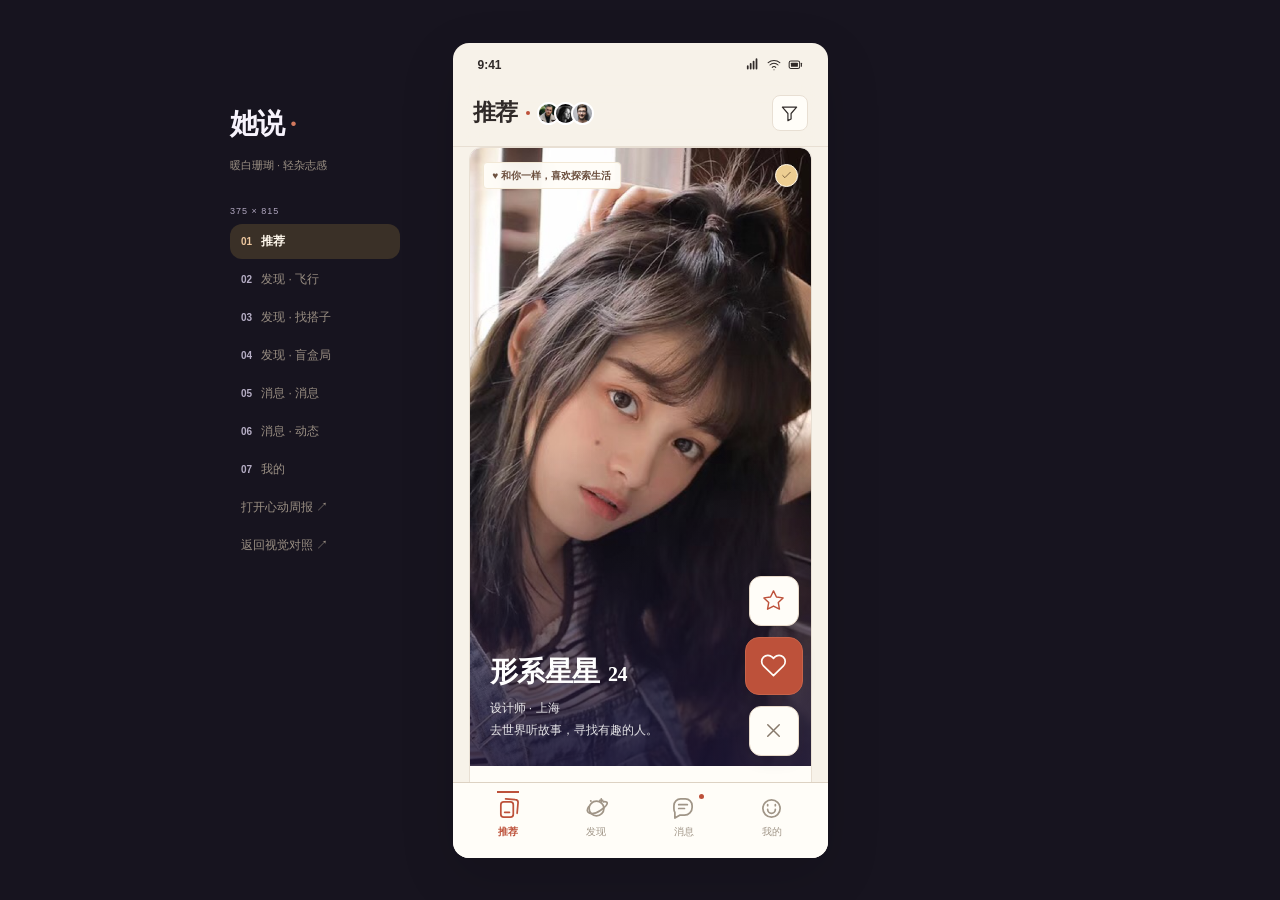
<file: editorial/index.html>
<!doctype html>
<html lang="zh-CN">
<head>
<meta charset="utf-8"><meta name="viewport" content="width=device-width, initial-scale=1, viewport-fit=cover"><meta name="theme-color" content="#f7f2e9"><meta name="description" content="她说：让相遇轻一点，让心动近一点。七个移动端页面交互原型。"><title>她说｜暖白珊瑚 · 推荐</title>
<style>
:root{--ink:#302a28;--ink-2:#665c54;--sub:#9a8f83;--line:#e8dfd3;--brand:#bd513a;--pink:#d3795e;--lemon:#efd18f;--soft:#f7f2e9;--grad:linear-gradient(120deg,#bd513a 0%,#d98665 45%,#d3795e 100%);--number:"SF Pro Display","Helvetica Neue","Avenir Next",sans-serif;--shadow:0 10px 30px rgba(29,22,56,.06)}
*{box-sizing:border-box}[hidden]{display:none!important}html{scroll-behavior:smooth}body{margin:0;background:#17141f;color:var(--ink);font-family:-apple-system,BlinkMacSystemFont,"PingFang SC",sans-serif;-webkit-font-smoothing:antialiased}button,a,input,textarea,select{-webkit-tap-highlight-color:transparent}button,input,textarea,select{font:inherit}button,a{touch-action:manipulation}button{cursor:pointer;color:inherit}button{border:0;background:none;padding:0}a{color:inherit;text-decoration:none}button:focus-visible,a:focus-visible,summary:focus-visible{outline:3px solid #bdaaff;outline-offset:4px}input:focus,textarea:focus,select:focus{outline:2px solid #cabbff;outline-offset:2px}svg{display:block}.icon{width:22px;height:22px;fill:none;stroke:currentColor;stroke-width:1.7;stroke-linecap:round;stroke-linejoin:round;flex-shrink:0}.phone{position:relative;width:100%;max-width:375px;min-height:100dvh;margin:auto;background:radial-gradient(ellipse at 0 0,#f1e1c999,transparent 360px),radial-gradient(ellipse at 100% 2%,#f3e0d180,transparent 340px),radial-gradient(ellipse at 0 260px,#efe1c259,transparent 240px),var(--soft);padding-bottom:100px;overflow:clip}.statusbar{display:flex;justify-content:space-between;padding:17px 25px 12px;align-items:center;font:700 12px var(--number)}.status-icons{display:flex;align-items:center;gap:5px}.status-icons .icon{width:16px;height:14px;stroke-width:1.8}.topbar{min-height:64px;display:flex;align-items:center;justify-content:space-between;padding:7px 20px 13px;gap:12px}.top-title{font-size:19px;font-weight:800;display:flex;gap:9px;align-items:center}.top-title .dot{width:5px;height:5px;background:var(--pink);border-radius:50%}.icon-button{display:grid;place-items:center;flex:0 0 36px;width:36px;height:36px;background:#ffffffb3;border:1px solid white;border-radius:12px}.icon-button .icon{width:19px;height:19px}.avatar-stack{display:flex;margin-left:4px}.avatar-stack .photo{width:23px;height:23px;border:2px solid white;border-radius:50%;margin-left:-6px}.photo{display:block;overflow:hidden;flex-shrink:0;background:#eee8f6}.photo>svg{width:100%;height:100%}.section{margin:0 20px 16px;background:#fff;border-radius:24px;padding:20px 18px;box-shadow:var(--shadow)}.section.flush{padding:0;overflow:hidden}.small-title{font-size:13px;font-weight:700;margin:0}.section-title{font-size:19px;line-height:1.4;font-weight:800;margin:0}.body-text{font-size:14px;line-height:1.8;color:var(--ink-2);margin:0}.muted{color:var(--sub)}.subtext{font-size:12px;line-height:1.7;color:var(--sub);margin:5px 0 0}.tiny{font-size:11px;color:var(--sub);line-height:1.6}.row{display:flex;align-items:center;gap:10px}.between{display:flex;align-items:center;justify-content:space-between;gap:10px}.vstack{display:flex;flex-direction:column;gap:8px}.grow{flex:1;min-width:0}.pill{display:inline-flex;align-items:center;gap:5px;font-size:11px;line-height:1.5;border-radius:20px;padding:5px 9px;background:#f0eaff;color:var(--brand);white-space:nowrap}.pill.pink{color:#dc508c;background:#fff0f6}.pill.lemon{background:var(--lemon);color:var(--ink);font-weight:700}.pill .icon{width:12px;height:12px}.white-pill{color:white;background:#ffffff30;border:1px solid #ffffff55;backdrop-filter:blur(12px)}.sticker{display:inline-block;transform:rotate(-3deg);padding:8px 11px;background:var(--lemon);border-radius:12px;font-size:14px;font-weight:800;box-shadow:2px 3px 0 var(--ink)}.sticker b{color:var(--brand);margin-right:4px}.grad-text{background:var(--grad);background-clip:text;-webkit-background-clip:text;color:transparent}.primary{display:flex;align-items:center;justify-content:center;gap:8px;background:var(--ink);color:white;border-radius:28px;font-size:14px;font-weight:700;padding:14px 18px;min-height:48px;width:100%}.primary .icon{width:18px;height:18px}.secondary{display:flex;align-items:center;justify-content:center;gap:6px;border-radius:24px;background:var(--soft);padding:11px 15px;font-size:12px;font-weight:700;min-height:40px}.secondary.purple{color:var(--brand);background:#f0eaff}.text-action{font-size:12px;color:var(--brand);font-weight:700;display:inline-flex;align-items:center;gap:4px}.text-action .icon{width:14px;height:14px}.bottom-nav{position:fixed;bottom:0;left:50%;transform:translateX(-50%);width:min(100%,375px);z-index:20;display:flex;align-items:center;background:#fffffff2;backdrop-filter:blur(18px);border-top:1px solid #ffffff;box-shadow:0 10px 30px rgba(29,22,56,.06);padding:9px 12px max(14px,env(safe-area-inset-bottom));height:80px}.nav-item{position:relative;flex:1;display:flex;flex-direction:column;align-items:center;gap:5px;font-size:10px;color:var(--sub);padding:6px 8px}.nav-item .icon{width:23px;height:23px;stroke-width:1.8}.nav-item.active{color:var(--brand);font-weight:700}.nav-item.active:before{content:"";position:absolute;width:43px;height:31px;top:1px;border-radius:12px;background:#efe8ff;z-index:-1}.nav-item .notification{position:absolute;right:24px;top:3px;width:5px;height:5px;background:var(--pink);border-radius:50%}.tabs{display:flex;gap:23px;align-items:center}.tab{position:relative;color:var(--sub);font-size:17px;font-weight:700;padding:9px 0 13px;white-space:nowrap}.tab.active{color:var(--ink);font-weight:800}.tab.active:after{content:"";position:absolute;bottom:4px;left:50%;transform:translateX(-50%);height:3px;width:15px;background:var(--brand);border-radius:5px}.intro-copy{padding:4px 20px 20px}.intro-copy h1{font-size:26px;line-height:1.5;letter-spacing:-.6px;margin:0;font-weight:800}.intro-copy p{font-size:12px;line-height:1.7;color:var(--sub);margin:8px 0 0}.num{font-family:var(--number);font-weight:900;letter-spacing:-1px}.section-heading{display:flex;gap:9px;align-items:center;margin-bottom:15px}.number{font:800 11px/24px var(--number);width:25px;height:24px;background:var(--ink);border-radius:7px;color:#fff;text-align:center}.section-heading h2{font-size:16px;font-weight:800;margin:0}.chips{display:flex;flex-wrap:wrap;gap:7px}.chip{font-size:11px;color:var(--ink-2);border:1px solid var(--line);border-radius:20px;padding:7px 10px;background:#fff}.chip.active{background:var(--ink);color:#fff;border-color:var(--ink)}.chips.filter{margin:0 20px 16px;flex-wrap:nowrap}.chips.filter .chip{flex:1;text-align:center;padding:8px 7px}.labeled-divider{height:1px;background:var(--line);margin:17px 0}.rail{display:none}.empty{padding:30px 14px;text-align:center;color:var(--sub);font-size:13px;line-height:1.8}.toast{position:fixed;bottom:100px;left:50%;transform:translateX(-50%);background:var(--ink);color:#fff;border-radius:22px;padding:12px 20px;font-size:12px;max-width:330px;z-index:100;box-shadow:var(--shadow)}
/* 推荐 */
.recommend-card{padding:3px;margin:0 20px 16px;border-radius:25px;background:linear-gradient(145deg,#fff 12%,#e0d5ff 45%,#ffe4ee 75%,#f4ffc6);box-shadow:0 16px 30px -14px rgba(123,92,245,.55)}.recommend-photo{position:relative;height:420px;border-radius:22px 22px 17px 17px;overflow:hidden}.recommend-photo>.photo{width:100%;height:100%}.recommend-photo:after{content:"";position:absolute;inset:48% 0 0;background:linear-gradient(transparent,rgba(29,22,56,.78));pointer-events:none}.photo-labels{position:absolute;top:14px;left:13px;right:13px;display:flex;align-items:center;justify-content:space-between;z-index:1}.photo-labels .pill{background:#ffffffd9;color:var(--brand);backdrop-filter:blur(12px);font-weight:700}.photo-labels .verified{display:grid;place-items:center;width:23px;height:23px;background:var(--lemon);color:var(--ink);border-radius:50%}.verified .icon{width:13px;height:13px}.recommend-info{position:absolute;left:18px;right:18px;bottom:18px;z-index:1;color:#fff}.recommend-info h1{font-size:25px;line-height:1.4;margin:0 0 7px;font-weight:800;letter-spacing:-.5px}.recommend-info h1 small{font:700 20px var(--number);margin-left:8px}.recommend-info p{font-size:12px;line-height:1.8;margin:0;color:#ffffffe0}.recommend-actions{padding:14px 22px 15px;background:#fff;border-radius:0 0 22px 22px;display:flex;justify-content:center;align-items:center;gap:18px}.round-action{width:46px;height:46px;display:grid;place-items:center;border-radius:50%;background:var(--soft);color:var(--sub)}.round-action.heart{width:56px;height:56px;background:#fff0f6;color:var(--pink)}.round-action.heart .icon{width:27px;height:27px}.round-action.like{background:#f0eaff;color:var(--brand)}.round-action[aria-pressed=true]{background:var(--pink);color:#fff}.facts{display:grid;grid-template-columns:repeat(2,1fr);gap:8px}.fact{background:var(--soft);border-radius:14px;padding:13px 12px}.fact label{display:block;color:var(--sub);font-size:10px;margin-bottom:6px}.fact strong{font-size:13px;font-weight:700}.tags-block{margin-top:16px}.prompt-line{margin-top:14px;padding:14px;border-radius:15px;background:#f8f5ff}.prompt-line small{font-size:10px;color:var(--sub)}.prompt-line p{font-size:13px;line-height:1.8;color:var(--ink-2);margin:6px 0 0}.wish{padding:14px 0;border-bottom:1px solid var(--line);font-size:13px;color:var(--ink-2);display:flex;gap:9px;line-height:1.8}.wish:last-child{border:0;padding-bottom:0}.wish>span{color:var(--brand)}
/* 飞行 */
.flight-intro{padding-top:8px}.flight-intro .sticker{font-size:12px;padding:7px 10px;margin-bottom:17px}.flight-stage{position:relative;height:330px;margin:0 20px 18px;border-radius:26px;overflow:hidden;background:radial-gradient(at 50% 35%,#fff8,transparent 60%),linear-gradient(135deg,#eeebff,#f9f0f8 65%,#f2f7e6)}.flight-map{position:absolute;inset:0;width:100%;height:100%;opacity:.8}.flight-stage:after{content:"";position:absolute;inset:0;background:linear-gradient(transparent 70%,#f5f0fb);pointer-events:none}.map-caption{position:absolute;bottom:12px;left:15px;font-size:9px;letter-spacing:1px;color:#b3a6c8;z-index:1}.orbit{position:absolute;width:220px;height:220px;border-radius:50%;border:1px solid #fff;left:50%;top:50%;transform:translate(-50%,-50%)}.orbit.two{width:150px;height:150px;border:1px dashed #c5b6ec}.orbit.three{width:280px;height:280px;border-color:#ffffff7d}.plane-center{position:absolute;left:50%;top:50%;transform:translate(-50%,-50%) rotate(-9deg);width:66px;height:66px;border-radius:22px;background:white;box-shadow:var(--shadow);display:grid;place-items:center;color:var(--brand);z-index:2}.plane-center .icon{width:32px;height:32px;stroke-width:1.5}.map-person{position:absolute;z-index:3;display:flex;align-items:center;gap:6px;background:#ffffffe6;border:2px solid #fff;border-radius:30px;padding:3px 10px 3px 3px;box-shadow:var(--shadow)}.map-person .photo{width:35px;height:35px;border-radius:50%}.map-person span{font-size:10px;color:var(--ink-2)}.map-person.one{top:42px;left:29px;transform:rotate(-5deg)}.map-person.two{right:16px;top:128px;transform:rotate(4deg)}.map-person.three{left:25px;bottom:45px;transform:rotate(-3deg)}.cloud{position:absolute;width:75px;height:26px;border-radius:50%;background:#ffffff70;filter:blur(8px)}.flight-invite{padding:20px}.flight-invite .route{display:flex;align-items:center;justify-content:space-between;margin-bottom:17px}.route small{display:block;font-size:10px;color:var(--sub);margin-bottom:6px}.route strong{font-size:14px;font-weight:700}.route>.icon{color:#b6a2e1;width:29px;height:29px}.flight-note{text-align:center;font-size:10px;color:var(--sub);margin-top:11px}.flight-stage.flying .orbit{animation:radar 1.6s infinite}.flight-stage.flying .plane-center{animation:float 1s infinite alternate}.inline-icon{background:#f1ecff;border-radius:13px;width:40px;height:40px;display:grid;place-items:center;color:var(--brand);flex-shrink:0}.inline-icon .icon{width:21px;height:21px}
/* 搭子与动态 */
.mini-filter{margin:0 20px 20px;display:flex;align-items:center;justify-content:space-between}.segmented{background:#eae5f2;padding:3px;display:flex;gap:2px;border-radius:11px}.segmented button{font-size:11px;color:var(--sub);padding:6px 13px;border-radius:8px}.segmented button.active{background:white;color:var(--ink);font-weight:700}.post-header{display:flex;align-items:center;gap:9px}.avatar{width:36px;height:36px;border-radius:12px}.post-header strong{display:block;font-size:13px;line-height:1.5;font-weight:700}.post-header small{font-size:10px;color:var(--sub);line-height:1.6}.more{color:var(--sub);padding:7px;letter-spacing:2px;font-size:15px}.post-title{font-size:15px;line-height:1.7;font-weight:800;margin:17px 0 8px;letter-spacing:-.1px}.post-copy{font-size:13px;line-height:1.8;color:var(--ink-2);margin:0 0 13px}.post-visual{width:100%;height:231px;border-radius:17px;overflow:hidden;position:relative;background:#eee}.post-visual>.photo{height:100%;width:100%}.post-visual .pill{position:absolute;left:11px;top:11px;background:#ffffffde;color:var(--ink-2);font-size:10px;backdrop-filter:blur(10px)}.post-meta{display:flex;align-items:center;gap:6px;margin-top:13px;font-size:10px;color:var(--sub)}.post-meta .icon{width:12px;height:12px}.post-actions{display:flex;align-items:center;gap:13px;margin-top:15px;padding-top:13px;border-top:1px solid var(--line)}.post-actions .location{font-size:10px;color:var(--sub);display:flex;align-items:center;gap:4px;margin-right:auto}.post-actions .icon{width:18px;height:18px}.post-actions button{display:flex;align-items:center;gap:4px;color:var(--sub);font-size:11px;min-height:27px}.post-actions button[aria-pressed=true]{color:var(--pink)}.post-actions .contact{color:var(--brand);background:#f0eaff;padding:7px 11px;border-radius:18px;font-size:11px}.floating-add{position:fixed;bottom:97px;margin-left:299px;width:46px;height:46px;z-index:15;background:var(--ink);color:white;border-radius:17px;box-shadow:var(--shadow);display:grid;place-items:center}.floating-add .icon{width:23px;height:23px}.quote-visual{height:150px;border-radius:17px;position:relative;overflow:hidden;padding:22px;background:linear-gradient(135deg,#f2edff,#fff3f7)}.quote-visual .quote{font:900 55px/.8 Georgia,serif;color:#d6c5fb}.quote-visual p{font-size:18px;font-weight:700;line-height:1.8;margin:5px 0;color:var(--ink)}.quote-visual .small-star{position:absolute;right:22px;bottom:20px;color:var(--pink);font-size:24px}.moment-photo{height:338px}.moment-body .post-copy{margin:15px 0 13px}.moment-header{padding:0 0 6px}.moment-caption{font-size:12px;line-height:1.8;color:var(--ink-2);margin:15px 0 0}.comment-box{padding:10px 12px;background:var(--soft);border-radius:12px;margin-top:9px;font-size:12px;line-height:1.7;color:var(--ink-2)}.comment-box strong{color:var(--brand)}
/* 盲盒局 */
.eyebrow{font-size:11px;font-weight:700;color:var(--brand);letter-spacing:1px;margin:0 0 9px}.event-enrolled{position:relative;margin-top:9px}.event-enrolled .sticker{position:absolute;right:13px;top:-11px;font-size:12px;padding:7px 10px;transform:rotate(4deg)}.event-heading{display:flex;gap:12px;align-items:center}.event-icon{display:grid;place-items:center;width:49px;height:53px;flex-shrink:0;border-radius:16px;background:#f3ecff;color:var(--brand)}.event-icon.pink{color:var(--pink);background:#fff0f6}.event-icon .icon{width:27px;height:27px;stroke-width:1.5}.event-date{font-size:11px;color:var(--sub);margin-bottom:5px}.event-name{font-size:17px;font-weight:800;line-height:1.5;margin:0}.event-location{font-size:12px;color:var(--ink-2);line-height:1.7;margin:14px 0 11px}.event-members{display:flex;align-items:center;gap:9px}.event-members .avatar-stack .photo{height:24px;width:24px}.event-members small{font-size:10px;color:var(--sub)}.event-enrolled .primary{margin-top:18px}.event-detail{font-size:11px;line-height:1.8;color:var(--sub);margin:13px 0 0}.event-card .between{margin-top:16px}.event-card .secondary{padding:8px 15px;min-height:34px}.event-card .pill{font-size:10px}.event-preview{display:flex;gap:8px;margin:17px 0 0}.event-preview span{display:inline-block;font-size:10px;background:var(--soft);border-radius:7px;padding:6px 7px;color:var(--sub)}.block-label{margin:24px 20px 16px}.block-label h2{font-size:16px;margin:0;font-weight:800}.city-button{font-size:11px;display:flex;align-items:center;gap:4px;background:white;border-radius:20px;padding:8px 10px}.city-button .icon{width:13px;height:13px}
/* 消息 */
.answer-section{padding-bottom:18px}.answer-rail{display:flex;align-items:flex-start;overflow-x:auto;gap:10px;padding-top:16px;scrollbar-width:none}.answer-tile{display:flex;flex-direction:column;align-items:stretch;width:83px;flex:0 0 83px;text-align:left}.answer-photo{display:block;position:relative;width:83px;height:89px;padding:0;border-radius:18px;overflow:hidden;background:var(--soft)}.answer-photo>.photo{width:100%;height:100%;border:0;border-radius:18px}.answer-tile strong{font-size:11px;display:block;text-align:center;margin-top:9px}.answer-tile small{display:block;font-size:9px;text-align:center;color:var(--sub);margin-top:5px}.answer-tile.wait .answer-photo{background:var(--soft);height:89px;display:grid;place-items:center;color:#ac9acb}.answer-tile.wait .icon{width:28px;height:28px}.answer-tile.wait small{font-size:9px}.likes-banner{display:flex;align-items:center;gap:10px;padding:16px 14px;margin:0 20px 20px;border-radius:20px;background:#fff1f6}.likes-art{position:relative;width:41px;height:41px;background:white;border-radius:14px;color:var(--pink);display:grid;place-items:center}.likes-art .icon{width:23px;height:23px;fill:#d3795e20}.likes-banner strong{font-size:13px;display:block}.likes-banner p{font-size:10px;line-height:1.7;color:#b08099;margin:4px 0 0}.likes-banner .text-action{font-size:11px;flex-shrink:0}.message-list{padding:0 15px 5px}.list-heading{padding:18px 3px 9px}.search-field{display:flex;gap:8px;align-items:center;padding:10px 11px;background:var(--soft);border-radius:12px;margin:10px 3px}.search-field .icon{width:16px;height:16px;color:var(--sub)}.search-field input{min-width:0;width:100%;border:0;background:none;font-size:12px;color:var(--ink)}.message-row{display:flex;align-items:center;gap:11px;text-align:left;width:100%;padding:14px 3px;border-bottom:1px solid var(--line)}.message-row:last-child{border-bottom:0}.message-row>.photo{width:45px;height:45px;border-radius:15px}.message-row strong{font-size:14px;font-weight:700;display:flex;align-items:center;gap:6px}.message-row .official{font-size:9px;padding:1px 4px;border:1px solid #d6caeb;border-radius:4px;color:var(--brand);font-weight:400}.message-row p{font-size:11px;color:var(--sub);margin:7px 0 0;text-overflow:ellipsis;white-space:nowrap;overflow:hidden;line-height:1.6}.message-time{align-self:flex-start;font-size:9px;color:#b5aec3;padding-top:3px;min-width:32px;text-align:right}.message-time .unread{display:block;width:6px;height:6px;background:var(--pink);border-radius:50%;margin:12px 3px 0 auto}.official-avatar{width:45px;height:45px;border-radius:15px;display:grid;place-items:center;color:var(--brand);background:#f0eaff;font-size:25px;flex-shrink:0}.message-search-actions{display:flex;gap:12px;color:var(--sub)}.message-search-actions .icon{width:16px;height:16px}
/* 我的 */
.profile-top{position:relative;text-align:center;padding:11px 20px 27px}.profile-picture{position:relative;width:112px;height:112px;margin:0 auto 20px}.profile-picture .photo{position:absolute;inset:8px;width:96px;height:96px;border-radius:50%;border:3px solid white}.profile-ring{position:absolute;inset:0;width:112px;height:112px;transform:rotate(-90deg)}.profile-complete{position:absolute;left:50%;bottom:-5px;transform:translateX(-50%);font:700 10px var(--number);padding:5px 9px;border-radius:15px;background:var(--lemon);white-space:nowrap;border:2px solid #f7f2e9}.profile-top h1{font-size:22px;font-weight:800;letter-spacing:-.4px;margin:0;line-height:1.5}.profile-top .subtext{margin-top:7px;font-size:11px}.profile-edit{display:flex;justify-content:center;gap:9px;margin-top:17px}.profile-edit .secondary{background:white;font-size:11px;min-height:34px;padding:9px 15px}.profile-edit .icon{width:13px;height:13px;color:var(--brand)}.profile-stats{display:flex;justify-content:space-around;padding:18px 3px}.profile-stats button{flex:1;border-right:1px solid var(--line)}.profile-stats button:last-child{border:0}.profile-stats strong{display:block;font:900 25px/1.2 var(--number);letter-spacing:-.8px}.profile-stats span{display:block;font-size:10px;color:var(--sub);margin-top:7px}.membership{padding:20px;background:linear-gradient(125deg,#efe8ff,#fff1f6);border-radius:19px;position:relative}.membership h2{font-size:17px;font-weight:800;line-height:1.5;margin:0 0 7px}.membership p{font-size:11px;color:#9785b2;margin:0;line-height:1.7}.membership .text-action{margin-top:14px;color:var(--ink);font-size:11px}.membership .corner-heart{position:absolute;right:16px;bottom:18px;font-size:37px;color:#e9c4e0;transform:rotate(10deg)}.weekly{position:relative;display:flex;align-items:center;gap:17px}.weekly-score{font:900 52px/1 var(--number);letter-spacing:-3px}.weekly strong{font-size:14px;display:block}.weekly p{font-size:11px;line-height:1.8;color:var(--sub);margin:5px 0}.weekly .text-action{font-size:11px;margin-top:6px}.menu-row{padding:14px 0;display:flex;align-items:center;gap:10px;width:100%;border-bottom:1px solid var(--line);text-align:left}.menu-row:last-child{border:0;padding-bottom:2px}.menu-row:first-child{padding-top:2px}.menu-row>.icon{width:17px;height:17px;color:var(--brand)}.menu-row strong{font-size:13px;font-weight:600}.menu-row small{margin-left:auto;color:var(--sub);font-size:10px}.menu-row .chevron{width:14px;height:14px;color:#c1b8ce;margin-left:auto}.menu-row small+.chevron{margin-left:0}.publish-prompt{display:flex;gap:12px;align-items:center}.publish-prompt p{font-size:11px;color:var(--sub);line-height:1.8;margin:5px 0 0}.publish-prompt .secondary{font-size:11px;white-space:nowrap}.setting-link .icon{color:var(--sub)}
/* 弹层 */
.dialog{border:0;padding:0;border-radius:26px 26px 0 0;width:min(100%,375px);max-width:375px;max-height:85dvh;margin:auto auto 0;background:#fff;color:var(--ink);box-shadow:var(--shadow);overflow-x:hidden}.dialog::backdrop{background:#302a284d;backdrop-filter:blur(4px)}.sheet-handle{width:32px;height:4px;border-radius:4px;background:var(--line);margin:10px auto 8px}.sheet-head{display:flex;justify-content:space-between;align-items:center;padding:10px 22px 16px}.sheet-head h2{font-size:19px;font-weight:800;margin:0}.sheet-head button{width:27px;height:27px;background:var(--soft);border-radius:50%;display:grid;place-items:center}.sheet-head .icon{width:15px;height:15px;color:var(--sub)}.sheet-body{padding:0 22px 27px}.sheet-body p{font-size:13px;line-height:1.8;color:var(--ink-2)}.sheet-body h3{font-size:15px;margin:17px 0 9px}.sheet-body .primary{margin-top:20px}.field{display:block;margin-top:15px;font-size:12px;font-weight:700}.field input,.field select,.field textarea{display:block;width:100%;border:1px solid var(--line);border-radius:12px;padding:12px;font-size:13px;font-weight:400;margin-top:8px;background:var(--soft);color:var(--ink)}.field textarea{resize:vertical;min-height:100px;line-height:1.7}.sheet-profile{display:flex;gap:13px;align-items:center;padding:7px 0 17px}.sheet-profile .photo{width:66px;height:80px;border-radius:17px}.sheet-profile strong{font-size:18px}.sheet-profile .subtext{font-size:11px}.seat{padding:25px;text-align:center;background:#f4efff;border-radius:20px}.seat strong{display:block;color:var(--brand);font:900 47px var(--number);letter-spacing:-2px;margin:9px 0}.locked-preview{position:relative;background:var(--soft);border-radius:17px;overflow:hidden;padding:17px;margin:17px 0}.locked-preview .blur-content{filter:blur(5px);user-select:none;pointer-events:none}.unlock-strip{position:absolute;inset:0;display:flex;align-items:flex-end;justify-content:center;padding:17px;background:linear-gradient(transparent,#fbf9ffeb 65%);font-size:12px;font-weight:700;color:var(--brand)}.chat-messages{display:flex;flex-direction:column;gap:12px;max-height:42dvh;min-height:120px;overflow-y:auto;padding:10px 0 17px}.chat-bubble{align-self:flex-start;max-width:90%;background:var(--soft);padding:11px 14px;border-radius:4px 16px 16px 16px;font-size:13px;line-height:1.8}.chat-bubble.me{align-self:flex-end;background:#efe7ff;color:var(--brand);border-radius:16px 4px 16px 16px}.compose-row{display:flex;gap:8px;border-top:1px solid var(--line);padding-top:15px}.compose-row input{min-width:0;flex:1;border:1px solid var(--line);background:var(--soft);border-radius:20px;padding:10px 13px;font-size:12px}.compose-row button{background:var(--ink);color:white;border-radius:20px;padding:10px 15px;font-size:12px}.event-sheet-facts{display:grid;gap:9px;background:var(--soft);padding:15px;border-radius:15px;margin:15px 0}.event-sheet-facts span{font-size:12px;color:var(--ink-2);line-height:1.7}.checkline{display:flex;align-items:center;gap:8px;margin-top:14px;font-size:12px;color:var(--ink-2)}.checkline input{accent-color:var(--brand);width:16px;height:16px}.button-row{display:flex;gap:8px}.button-row>*{flex:1}.dialog .photo{isolation:isolate}.demo-caption{text-align:center;font-size:10px;color:#b5adc5;margin-top:19px}.reveal{animation:reveal .3s ease both}@keyframes reveal{from{opacity:.4;transform:translateY(5px)}to{opacity:1;transform:translateY(0)}}@keyframes float{to{transform:translate(-50%,-60%) rotate(-2deg)}}@keyframes radar{50%{opacity:.3;scale:1.06}}@media(min-width:950px){.rail{display:block;position:fixed;top:75px;left:calc(50% - 410px);width:170px}.rail-brand{font-size:28px;font-weight:800;letter-spacing:-1px;margin:0 0 12px}.rail-brand span{color:var(--pink)}.rail>p{font-size:11px;color:var(--sub);line-height:1.9;margin-bottom:30px}.rail small{display:block;font-size:9px;letter-spacing:1px;color:#b2a8c1;margin:18px 0 8px}.rail a{display:flex;align-items:center;gap:9px;padding:9px 11px;border-radius:12px;font-size:12px;color:var(--sub);margin:3px 0}.rail a span{font:700 10px var(--number);color:#b6aec5}.rail a.active{background:#fff;color:var(--ink);font-weight:700;box-shadow:var(--shadow)}.rail a.active span{color:var(--brand)}.rail .rail-note{font-size:10px;margin-top:30px;line-height:1.9;color:#aaa0ba}.phone{margin-top:28px;margin-bottom:28px;min-height:calc(100dvh - 56px);border-radius:30px;box-shadow:var(--shadow)}.bottom-nav{bottom:12px;border-radius:23px;width:351px;height:74px;padding:7px 6px 10px}.floating-add{bottom:103px}.dialog{margin:auto;border-radius:26px;max-height:85dvh}.toast{bottom:106px}}
@media(max-width:374px){.tabs{gap:18px}.tab{font-size:16px}.photo-labels .pill{font-size:10px}.recommend-info h1{font-size:23px}.intro-copy h1{font-size:24px}.floating-add{margin-left:calc(100% - 76px)}.profile-top h1{font-size:20px}.event-preview{gap:5px}.event-preview span{font-size:9px}}@media(prefers-reduced-motion:reduce){html{scroll-behavior:auto}*,*:before,*:after{animation:none!important;transition:none!important}}
@media(min-width:950px){.rail{color:#f7f3fc}.rail a.active{background:#30283e;color:#fff}.rail a.active span{color:#c7b6ff}}

#screen[data-page="flight"] .flight-intro{flex:0 0 auto;padding:8px 20px 18px}
#screen[data-page="flight"] .flight-intro .sticker{font-size:14px;line-height:1.5;padding:7px 11px;margin-bottom:17px}
#screen[data-page="flight"] .flight-intro h1{font-size:30px;line-height:1.45;letter-spacing:-.7px;font-weight:800}
/* Fixed demo frame; only #screen scrolls. */
#toast-region{position:fixed;inset:0;pointer-events:none;z-index:100}.toast{top:calc(50% + 277px);bottom:auto}
body{min-height:100dvh;display:grid;place-items:center;padding:24px 0}
.phone{display:flex;flex-direction:column;flex:none;width:375px;max-width:100%;height:815px;min-height:0;margin:0;padding:0;border-radius:28px;overflow:hidden;box-shadow:var(--shadow)}
.statusbar{height:42px;flex:0 0 42px;padding:13px 25px 10px}
#screen{flex:1;min-height:0;overflow-x:hidden;overflow-y:auto;overscroll-behavior:contain;scrollbar-width:none;padding-bottom:4px;scroll-behavior:smooth}
#screen::-webkit-scrollbar{display:none}
.topbar{position:sticky;top:0;z-index:8;height:62px;min-height:62px;flex-shrink:0;padding:7px 20px 11px;background:#f7f2e9eb;backdrop-filter:blur(16px)}
.section{border-radius:22px;margin-bottom:14px}.top-title{font-size:19px}.tab{font-size:17px}
.bottom-nav{position:relative;bottom:auto;left:auto;transform:none;width:100%;height:76px;flex:0 0 76px;border-radius:0;padding:8px 12px 12px;background:#fffffff5;box-shadow:none;border-top:1px solid var(--line)}
.floating-layer{position:absolute;inset:0;z-index:15;pointer-events:none}.floating-layer>*{pointer-events:auto}
.recommend-card{padding:0;margin:0 16px 16px;background:#fff;border:1px solid white;border-radius:24px;overflow:hidden;box-shadow:var(--shadow)}
.recommend-photo{height:618px;border-radius:23px 23px 0 0}.recommend-info{left:20px;right:86px;bottom:24px}.recommend-info h1{font-size:26px}.recommend-info p{font-size:12px}
.recommend-actions{position:absolute;right:25px;bottom:102px;width:58px;padding:0;display:flex;flex-direction:column;align-items:center;gap:11px;background:none;border-radius:0}
.round-action{width:50px;height:50px;border:2px solid #ffffffd9;box-shadow:var(--shadow)}.round-action .icon{width:23px;height:23px}.round-action.super{background:var(--brand);color:white}.round-action.heart{width:58px;height:58px;background:var(--pink);color:white}.round-action.dismiss{background:#ffffffed;color:#7e7492}.round-action.super[aria-pressed=true]{background:#5b3ad3}.round-action[aria-pressed=true] .icon{fill:currentColor}
.recommend-details{padding:24px 84px 28px 20px}.profile-chapter+.profile-chapter{margin-top:25px;padding-top:24px;border-top:1px solid var(--line)}.profile-chapter h2{margin:0 0 14px;font-size:16px;font-weight:800;line-height:1.5}.recommend-details .facts{display:flex;flex-direction:column;gap:0}.recommend-details .fact{display:flex;align-items:baseline;justify-content:space-between;gap:10px;padding:11px 0;border-bottom:1px solid var(--line);border-radius:0;background:none}.recommend-details .fact:last-child{border:0}.recommend-details .fact label{flex-shrink:0;font-size:10px;margin:0}.recommend-details .fact strong{font-size:12px;line-height:1.7;text-align:right;font-weight:600}.recommend-details .chip{background:var(--soft);border:0;font-size:10px;padding:7px 9px}.recommend-details .prompt-line{background:none;padding:0;border-radius:0;margin-top:18px}.recommend-details .prompt-line p{font-size:13px}.recommend-details .wish{font-size:13px}
#screen[data-page="flight"]{display:flex;flex-direction:column;overflow:hidden;padding-bottom:16px}
#screen[data-page="flight"] .flight-stage{flex:1;min-height:0;height:auto;margin:0 20px 14px;border-radius:24px}
#screen[data-page="flight"] .flight-invite{flex:0 0 auto;margin:0 20px;padding:18px;border-radius:22px}
#screen[data-page="flight"] .route{margin-bottom:16px}.route strong{font-size:13px}
.flight-stage .map-person.one{top:17%;left:22px}.flight-stage .map-person.two{top:43%;right:14px}.flight-stage .map-person.three{bottom:15%;left:24px}
.flight-stage .orbit.three{width:290px;height:290px}.flight-stage .orbit{width:220px;height:220px}
.floating-add{position:absolute;right:22px;bottom:96px;left:auto;margin:0;width:46px;height:46px;border-radius:16px;background:var(--brand)}
.mini-filter{margin-bottom:14px}.chips.filter{margin-bottom:14px}.event-enrolled{margin-top:10px}.block-label{margin-top:22px}.profile-top{padding-top:12px}.profile-top h1{font-size:21px}
.dialog{width:375px;max-width:100%;max-height:min(735px,90dvh)}
@media(min-width:950px){.phone{margin:0;min-height:0}.bottom-nav{bottom:auto;width:100%;height:76px;border-radius:0}.floating-add{bottom:96px}.rail{top:calc(50% - 345px)}}
@media(max-width:599px){.toast{top:auto;bottom:96px}body{padding:0}.phone{width:min(375px,100vw);height:min(815px,100dvh);border-radius:0}}

/* 她说 · 暖白珊瑚 / PAPER & CORAL
   Typography, surfaces, shapes and illustration language form one visual system. */
:root{--ink:#302a28;--ink-2:#665c54;--sub:#9a8f83;--line:#e8dfd3;--brand:#bd513a;--pink:#d3795e;--lemon:#efd18f;--soft:#f7f2e9;--paper:#fffdf8;--grad:linear-gradient(120deg,#b95139,#d98665);--shadow:none;--editorial:"Songti SC","STSong","Noto Serif CJK SC",serif}
body{color:var(--ink)}.phone,.report-shell{background:var(--soft);border-radius:16px;box-shadow:0 18px 55px #00000020}
.topbar{background:#f7f2e9f5;border-bottom:1px solid var(--line)}.top-title{font:700 23px/1.4 var(--editorial);letter-spacing:-.6px}.top-title .dot{background:var(--brand);width:4px;height:4px}.icon{stroke-width:1.5}
.icon-button{background:var(--paper);border:1px solid var(--line);border-radius:8px}.tab{font-size:16px;font-weight:600;color:var(--sub)}.tab.active{color:var(--ink);font-weight:700}.tab.active:after{height:2px;width:23px;bottom:4px;background:var(--brand);border-radius:0}
.section{background:var(--paper);border:1px solid var(--line);border-radius:12px;box-shadow:none}.section-title,.section-heading h2,.post-title,.event-name,.sheet-head h2{font-family:var(--editorial);letter-spacing:-.3px}.section-title{font-size:19px}.section-heading h2{font-size:17px}.number{background:none;color:var(--brand);font:700 14px/24px Georgia,serif;border-radius:0;border-bottom:1px solid var(--brand)}
.primary,.primary-button{background:var(--brand);color:#fffdf8;border-radius:10px;box-shadow:none;font-weight:600}.primary .icon{stroke-width:1.6}.secondary{background:var(--paper);border:1px solid var(--line);border-radius:8px;color:var(--ink)}.secondary.purple{background:#f2e4d8;border-color:#f2e4d8;color:var(--brand)}.text-action{color:var(--brand);font-weight:600}
.pill{border-radius:4px;background:#f2e6d9;color:#a15c45}.pill.pink{background:#f5e4db;color:var(--brand)}.pill.lemon{background:var(--lemon);color:#6a4b2b}.chip{border:1px solid var(--line);border-radius:5px;background:var(--paper);color:var(--ink-2)}.chip.active{background:var(--ink);border-color:var(--ink);color:var(--paper)}
.sticker{background:#f2dfb8;border:1px solid #ddc694;border-radius:4px;transform:rotate(-1deg);box-shadow:none;color:var(--ink);font-size:13px}.sticker b{color:var(--brand)}
.bottom-nav{background:var(--paper);border-top:1px solid #ddd2c3;backdrop-filter:none}.nav-item{color:#a09587;font-size:10px}.nav-item.active{color:var(--brand)}.nav-item.active:before{width:22px;height:2px;top:0;left:calc(50% - 11px);border-radius:0;background:var(--brand);z-index:0}.nav-item .notification{background:var(--brand)}
.recommend-card{background:var(--paper);border:1px solid #e8dfd3;border-radius:12px;box-shadow:none}.recommend-photo{border-radius:11px 11px 0 0}.recommend-info h1{font-family:var(--editorial);font-size:28px;letter-spacing:-.4px;font-weight:700}.recommend-info h1 small{font-family:Georgia,serif;font-size:20px}.photo-labels .pill{background:#fffdf8ed;border:1px solid #f2e8d6;border-radius:4px;color:#6d5140;font-size:10px}.photo-labels .verified{background:#edce92;color:#644b2e;border:1px solid #fff8e9}
.round-action{border:1px solid #e7d9c9;box-shadow:0 5px 16px #34281c14;border-radius:12px}.round-action.super{background:var(--paper);color:var(--brand)}.round-action.heart{border:1px solid #c86349;background:var(--brand);color:var(--paper);border-radius:14px}.round-action.dismiss{background:var(--paper);color:#87796b}.round-action.super[aria-pressed=true]{background:#ecd7c2;color:var(--brand)}.round-action.heart[aria-pressed=true]{background:#a8422f}
.profile-chapter h2{font-family:var(--editorial);font-size:18px;font-weight:700}.recommend-details .fact{border-color:var(--line)}.recommend-details .fact label{color:#a19585}.recommend-details .chip{border-radius:4px;background:#f1e8dc}.recommend-details .prompt-line small{font-size:11px;color:#a18770}.recommend-details .prompt-line p{color:var(--ink-2)}.profile-chapter+.profile-chapter{border-color:var(--line)}.wish{border-color:var(--line)}.wish>span{color:var(--brand)}
#screen[data-page="flight"] .flight-intro{padding-top:9px;padding-bottom:15px}#screen[data-page="flight"] .flight-intro .sticker{font-size:12px;line-height:1.5;padding:5px 9px;margin-bottom:15px}#screen[data-page="flight"] .flight-intro h1{font:700 32px/1.35 var(--editorial);letter-spacing:-.6px}
#screen[data-page="flight"] .flight-stage{border:1px solid #e5d7c5;border-radius:10px;background:#f0e6d7}#screen[data-page="flight"] .flight-invite{background:var(--paper);border:1px solid var(--line);border-top:3px solid var(--brand);border-radius:10px;padding:16px 18px}.flight-stage:after{background:linear-gradient(transparent 75%,#eee3d3)}
.flight-map{opacity:.75}.flight-map path:first-child{fill:#dfceb7;stroke:#fffaf1}.flight-map path:nth-child(2){stroke:#fff8ec;stroke-width:1.2}.flight-map path:nth-child(3){stroke:#b9664d}.flight-map circle{fill:var(--brand)}.orbit,.orbit.two,.orbit.three{border-color:#c6af92}.orbit.two{border-style:dotted}.cloud{display:none}.plane-center{background:var(--paper);color:var(--brand);border:1px solid #d8c1a5;border-radius:12px;box-shadow:none;transform:translate(-50%,-50%) rotate(-4deg)}.map-person{background:#fffdf8f5;border:1px solid #d8c7b1;border-radius:7px;box-shadow:none;padding:4px 9px 4px 4px}.map-person .photo{border-radius:4px}.map-person.one,.map-person.two,.map-person.three{transform:none}.map-person span{color:#79624f;font-size:9px}.route>.icon{color:#b59779}.route strong{font-weight:600}.route small{color:#ac9780}
.segmented{background:#ede5da;border-radius:6px}.segmented button{border-radius:4px;color:#a29382}.segmented button.active{background:var(--paper);color:var(--ink)}.post-header .avatar,.message-row>.photo{border-radius:50%}.post-header strong{font-weight:600}.post-title{font-size:17px;line-height:1.6}.post-copy{color:#716557}.post-visual{border-radius:7px}.post-visual .pill{background:#fffdf8e6;border-radius:3px;color:#715b48}.post-actions{border-color:var(--line)}.post-actions .contact{background:#f1e3d6;color:var(--brand);border-radius:5px}.post-actions button[aria-pressed=true]{color:var(--brand)}.quote-visual{background:#f0e5d6;border-left:3px solid var(--brand);border-radius:6px}.quote-visual p{font:600 19px/1.7 var(--editorial)}.quote-visual .quote{color:#d5bea4}.quote-visual .small-star{color:var(--brand)}.floating-add{background:var(--brand);border-radius:9px}.comment-box{background:#f3ece2;border-radius:4px;color:#7a6858}.comment-box strong{color:var(--brand)}
.event-icon{background:#eee3d5;border-radius:8px;color:var(--brand);border:1px solid #e7d7c3}.event-icon.pink{background:#f4e3d9;color:var(--brand);border-color:#ecd1c2}.event-name{font-size:20px;font-weight:700}.event-date{font-family:var(--number);letter-spacing:.1px;color:#ab9783}.event-enrolled .sticker{transform:rotate(2deg);font-family:var(--editorial);border-radius:3px}.event-preview span{background:#f1eade;border-radius:3px;color:#a08c75}.event-card .secondary{border-radius:6px}.eyebrow{color:var(--brand);font-size:10px;letter-spacing:1.5px}.city-button{background:var(--paper);border:1px solid var(--line);border-radius:5px}.block-label h2{font:700 18px var(--editorial)}
.answer-section{background:var(--paper)}.answer-photo{border:1px solid var(--line);border-radius:8px;background:#f1e8dc}.answer-photo>.photo{border-radius:7px}.answer-tile.wait .answer-photo{background:#f0e7da;color:#b49478;border-radius:8px}.answer-tile strong{font-weight:600}.answer-tile small{color:#ad9b87}.likes-banner{background:#f3e4d8;border:1px solid #e9d8c8;border-radius:10px}.likes-art{background:transparent;border-radius:0;color:var(--brand)}.likes-banner p{color:#a2826b}.likes-banner strong{font-weight:600}.message-list{background:var(--paper)}.message-row{border-color:var(--line)}.message-row strong{font-weight:600}.message-row .official{color:var(--brand);border-color:#d9b8a5}.message-row p{color:#a59582}.message-time{color:#b6a590}.message-time .unread{background:var(--brand)}.official-avatar{background:#eee1d0;color:var(--brand);border-radius:50%;font-size:25px}.search-field{background:#f2eade;border-radius:5px}
.profile-picture .photo{border-radius:12px;border:3px solid var(--paper)}.profile-ring{display:none}.profile-complete{border:1px solid #d8c3a8;border-radius:3px;background:#f0dfc2;font-size:10px;color:#785739;bottom:-2px}.profile-top h1{font:700 24px/1.5 var(--editorial);letter-spacing:-.5px}.profile-edit .secondary{border-radius:5px;background:var(--paper)}.profile-stats strong{font-family:Georgia,serif;font-size:28px;font-weight:700}.profile-stats button{border-color:var(--line)}.membership{background:#f0e1d0;border:1px solid #e7d1b9;border-left:3px solid var(--brand);border-radius:7px}.membership h2{font:700 20px/1.45 var(--editorial)}.membership p{color:#a28468}.membership .corner-heart{color:#d5af91}.weekly-score{font:700 55px/1 Georgia,serif;letter-spacing:-3px;background:none;color:var(--brand)}.weekly strong{font-family:var(--editorial);font-size:16px}.menu-row{border-color:var(--line)}.menu-row strong{font-weight:500}.inline-icon{background:#efe1d0;color:var(--brand);border-radius:7px}.publish-prompt .small-title{font-weight:600}
.dialog{background:var(--paper);border-radius:14px;box-shadow:0 18px 55px #22180e20}.dialog::backdrop{background:#302a2859;backdrop-filter:blur(3px)}.sheet-handle{background:#dfd0be}.sheet-head button{background:#f0e5d6}.sheet-head h2{font-size:21px}.sheet-profile>.photo{border-radius:8px}.field input,.field select,.field textarea{background:#f7f0e5;border:1px solid #e3d6c5;border-radius:6px;color:var(--ink)}.chat-bubble{background:#f0e6d7;border-radius:2px 10px 10px 10px}.chat-bubble.me{background:#f0d9ca;color:#95513c;border-radius:10px 2px 10px 10px}.compose-row{border-color:var(--line)}.compose-row input{background:#f6eee3;border:1px solid var(--line);border-radius:7px}.compose-row button{background:var(--brand);border-radius:7px}.seat{background:#efe1cf;border-radius:9px}.seat strong{font-family:Georgia,serif;color:var(--brand)}.event-sheet-facts{background:#f1e6d7;border-radius:7px}.locked-preview{background:#f0e4d4;border-radius:8px}.unlock-strip{background:linear-gradient(transparent,#fcf5eaea 70%);color:var(--brand)}
button:focus-visible,a:focus-visible,summary:focus-visible{outline-color:#d99878}input:focus,textarea:focus,select:focus{outline-color:#d5a485}
/* Weekly report: matching typography, flat data tiles and letterpress-like advice. */
.report-shell nav{background:#f7f2e9f5;border-bottom:1px solid var(--line)}.report-shell nav>span{font:700 18px var(--editorial)}.report-shell .hero{padding-top:24px}.report-shell .eyebrow{font-size:14px;letter-spacing:0;color:var(--ink)}.report-shell .eyebrow:before{background:var(--brand)}.report-shell .date{font-size:11px;letter-spacing:1px;color:#a38e76}.report-shell .score{font-family:Georgia,serif;font-weight:700;letter-spacing:-7px;color:var(--brand);background:none;-webkit-text-fill-color:var(--brand)}.report-shell .score.empty{font-family:var(--editorial);letter-spacing:0}.report-shell .track{stroke:#e6d7c2}.report-shell .progress{stroke:var(--brand)}.report-shell #dot{stroke:var(--brand);fill:var(--paper)}.report-shell .spark{color:#d89a70}.report-shell .user-avatar{border-color:var(--paper);box-shadow:none}
.report-shell .intro{background:var(--paper);border:1px solid var(--line);border-radius:12px;box-shadow:none}.report-shell h2{font-family:var(--editorial);font-size:21px;font-weight:700}.report-shell .number{width:25px;font:700 15px/25px Georgia,serif;background:transparent;color:var(--brand)}.report-shell h3{font-weight:600;font-size:13px}.report-shell .person{border-radius:9px;background:#eadbc5;box-shadow:none;padding:2px}.report-shell .portrait{border-radius:7px}.report-shell .person:nth-child(2){transform:none}.report-shell .tag{background:#fffdf8e8;border-radius:4px;color:#8e6147}.report-shell .tag i{color:var(--brand)}.report-shell .person-text strong{font-family:var(--editorial);font-weight:700}
.report-shell .metric{background:#f2e9db;border-radius:6px}.report-shell .metric strong{font-family:Georgia,serif;font-weight:700;color:var(--ink)}.report-shell .metric label{color:#a08b73}.report-shell .metric.primary{background:var(--brand)}.report-shell .metric.primary strong,.report-shell .metric.primary label{color:var(--paper)}.report-shell .metric.extra{background:#ead4aa}.report-shell .metric.zero{background:#f2ede5;color:#c0b4a5}.report-shell .metric.zero strong,.report-shell .metric.zero label{color:#c0b4a5}.report-shell .time{background:#f0e3d1;border-radius:8px}.report-shell .time-icon{background:var(--paper);border-radius:6px;color:var(--brand)}.report-shell .time strong{font-family:Georgia,serif;font-weight:700;color:var(--brand)}
.report-shell .profile{background:#efe3d1;border:1px solid #e4d3bb;border-radius:9px;padding:9px}.report-shell .profile.pink{background:#f5e5d9;border-color:#eacdbb}.report-shell .tile{border:1px solid #e9dfd0;border-radius:5px;background:var(--paper)}.report-shell .tile label{color:#aa9379}.report-shell .tile strong{color:#9a6849}.report-shell .pink .tile strong{color:var(--brand)}.report-shell mark{background:#ecd39f;border-radius:2px}.report-shell .legend:before{background:#ecd39f;border-radius:1px}.report-shell .signature{font-family:var(--editorial);font-size:14px;color:var(--brand);background:none;-webkit-text-fill-color:var(--brand)}.report-shell .bubble{background:#f3e5d8;border:1px solid #ebd7c4;border-radius:2px 10px 10px 10px;color:#79634e;font-size:13px}
.report-shell .fortune{background:#f1e2cd;border:1px solid #e3cdb0;border-radius:10px}.report-shell .advice{background:#fffdf8;border-radius:6px}.report-shell .seal{background:var(--brand);border-radius:4px;font-family:var(--editorial);font-weight:700}.report-shell .seal.avoid{background:none;border-color:var(--brand);color:var(--brand)}.report-shell .concept{color:var(--brand)}.report-shell .primary-button{background:var(--brand);border-radius:10px}.report-shell details{color:#a18d75}.report-shell select{border-radius:5px;background:var(--paper);border-color:var(--line)}
@media(max-width:599px){.phone,.report-shell{border-radius:0}}@media(min-width:950px){.rail-brand{font-family:var(--editorial)}.rail a.active{background:#3a3027;color:#fff8ed}.rail a.active span{color:#edc79f}}

</style>
</head>
<body data-visual="editorial">
<aside class="rail" aria-label="全部页面"><h1 class="rail-brand">她说<span> ·</span></h1><p>暖白珊瑚 · 轻杂志感</p><small>375 × 815</small><div id="page-index"></div><a href="weekly.html">打开心动周报 ↗</a><a href="../visuals.html">返回视觉对照 ↗</a></aside>
<div class="phone"><div class="statusbar" aria-hidden="true"><span>9:41</span><div class="status-icons" id="status-icons"></div></div><main id="screen"></main><div id="floating-layer" class="floating-layer"></div><nav id="bottom-nav" class="bottom-nav" aria-label="主导航"></nav></div>
<dialog class="dialog" id="dialog" aria-labelledby="sheet-title"><div class="sheet-handle"></div><div class="sheet-head"><h2 id="sheet-title"></h2><button type="button" data-close aria-label="关闭弹层"></button></div><div class="sheet-body" id="sheet-body"></div></dialog><div id="toast-region" role="status" aria-live="polite"></div>
<script>
/* Source screenshots remain intact. SVG viewBoxes frame photo regions as page layout. */
const ASSETS = {"recommend":{"width":1500,"height":6928,"uri":"../assets/recommend.png"},"buddy":{"width":1125,"height":2436,"uri":"../assets/buddy.png"},"messages":{"width":1500,"height":3248,"uri":"../assets/messages.png"},"me":{"width":1500,"height":3248,"uri":"../assets/me.png"}};
const $=s=>document.querySelector(s),$$=s=>[...document.querySelectorAll(s)];
const paths={star:'<path d="m12 2 3.1 6.3 6.9 1-5 4.9 1.2 6.8-6.2-3.2L5.8 21 7 14.2 2 9.3l6.9-1Z"/>',heart:'<path d="M20.8 4.6a5.5 5.5 0 0 0-7.8 0L12 5.7l-1.1-1.1a5.5 5.5 0 0 0-7.8 7.8L12 21l8.8-8.6a5.5 5.5 0 0 0 0-7.8Z"/>',cards:'<rect x="4" y="5" width="13" height="16" rx="3"/><path d="m9 2 10 .7a3 3 0 0 1 3 3L21 17M8 16h5"/>',planet:'<circle cx="12" cy="12" r="7.7"/><path d="M4 10C-1 17 7 20 16 14s9-10 3-9M6 4l.2.2M17 2v3m-1.5-1.5h3"/>',chat:'<path d="M21 11a8 8 0 0 1-8 8H8l-5 3v-6a8 8 0 0 1-1-4V9a7 7 0 0 1 7-7h5a7 7 0 0 1 7 7Z"/><path d="M7 8h9M7 12h6"/>',smile:'<circle cx="12" cy="12" r="9"/><path d="M8 13a4 4 0 0 0 8 0M8 8v1M16 8v1"/>',filter:'<path d="M3 4h18l-7 8v7l-4 2v-9Z"/>',chevron:'<path d="m9 5 7 7-7 7"/>',down:'<path d="m6 9 6 6 6-6"/>',close:'<path d="m6 6 12 12M6 18 18 6"/>',plus:'<path d="M12 4v16M4 12h16"/>',plane:'<path d="m22 2-6.5 20-4.8-8.7L2 8.5Z"/><path d="m22 2-11.3 11.3"/>',clock:'<circle cx="12" cy="12" r="9"/><path d="M12 7v5l3 2"/>',pin:'<path d="M19 10c0 5-7 11-7 11S5 15 5 10a7 7 0 1 1 14 0Z"/><circle cx="12" cy="10" r="2.3"/>',check:'<path d="m5 12 4 4L19 6"/>',spark:'<path d="m12 2 2.5 7.5L22 12l-7.5 2.5L12 22l-2.5-7.5L2 12l7.5-2.5Z"/>',search:'<circle cx="10.5" cy="10.5" r="6.5"/><path d="m16 16 5 5"/>',sort:'<path d="M3 6h12M3 12h9M3 18h6M18 4v16m-3-3 3 3 3-3"/>',bell:'<path d="M18 8a6 6 0 0 0-12 0c0 7-3 7-3 9h18c0-2-3-2-3-9M10 21h4"/>',edit:'<path d="m15 4 5 5M4 20l5-1L21 7a2 2 0 0 0-5-5L4 14Z"/>',shield:'<path d="m12 2 8 3v6c0 6-8 11-8 11S4 17 4 11V5Z"/><path d="m8 11 3 3 5-6"/>',settings:'<path d="m9 3-1 3-3 1-2 4 2 2v4l4 2 3-1 3 1 4-2v-4l2-2-2-4-3-1-1-3Z"/><circle cx="12" cy="11" r="3"/>',bag:'<rect x="4" y="6" width="16" height="15" rx="3"/><path d="M8 6V4a4 4 0 0 1 8 0v2M8 11v1M16 11v1"/>',glass:'<path d="m3 4 9 10 9-10ZM12 14v7M7 21h10M7 8h10"/>',fork:'<path d="M5 2v7a3 3 0 0 0 6 0V2M8 2v20M19 2c-5 4-5 10 0 10V2Zm0 10v10"/>',bookmark:'<path d="M5 3h14v19l-7-5-7 5Z"/>',lock:'<rect x="5" y="10" width="14" height="12" rx="3"/><path d="M8 10V6a4 4 0 0 1 8 0v4M12 15v2"/>',sun:'<circle cx="12" cy="12" r="4"/><path d="M12 1v2M12 21v2M1 12h2M21 12h2M4 4l2 2M18 18l2 2M4 20l2-2M18 6l2-2"/>',wifi:'<path d="M2 8a15 15 0 0 1 20 0M5 12a10 10 0 0 1 14 0M9 16a4 4 0 0 1 6 0M12 20h.01"/>',battery:'<rect x="2" y="5" width="18" height="13" rx="3"/><path d="M23 9v5"/><rect x="5" y="8" width="12" height="7" rx="1" fill="currentColor" stroke="none"/>',signal:'<path d="M3 18v-4M8 18V10M13 18V6M18 18V2" stroke-width="3"/>',send:'<path d="m22 2-7 20-4-9-9-4Zm0 0L11 13"/>'};
function icon(name,cls=''){return `<svg class="icon ${cls}" viewBox="0 0 24 24" aria-hidden="true">${paths[name]||paths.spark}</svg>`}
function photo(key,cls='',label='人物示例照片'){const crops={xing:['recommend','510 520 920 1120'],xingFace:['recommend','760 850 520 520'],sea:['buddy','94 1081 457 541'],seaFace:['buddy','245 1140 220 220'],owner:['me','554 554 390 390'],alan:['buddy','92 474 102 102'],rain:['messages','90 1791 220 220'],dico:['messages','90 2108 220 220'],miki:['messages','90 2424 220 220'],jennie:['messages','90 2741 220 220']};let [source,box]=crops[key]||crops.owner,a=ASSETS[source];return `<span class="photo ${cls}"><svg viewBox="${box}" role="img" aria-label="${label}" preserveAspectRatio="xMidYMid slice"><image href="${a.uri}" width="${a.width}" height="${a.height}"/></svg></span>`}
function stack(){return `<span class="avatar-stack">${photo('alan')}${photo('dico')}${photo('miki')}</span>`}
function heading(num,title){return `<div class="section-heading"><span class="number">${num}</span><h2>${title}</h2></div>`}
function more(){return `<button class="more" data-action="more" aria-label="更多操作">···</button>`}
function intro(title,copy){return `<div class="intro-copy"><h1>${title}</h1><p>${copy}</p></div>`}
function topbar(main,action=''){return `<header class="topbar">${main}${action}</header>`}
function discoveryTabs(active){return topbar(`<div class="tabs" role="tablist" aria-label="发现"><a role="tab" aria-selected="${active==='flight'}" class="tab ${active==='flight'?'active':''}" href="#flight">飞行</a><a role="tab" aria-selected="${active==='buddies'}" class="tab ${active==='buddies'?'active':''}" href="#buddies">找搭子</a><a role="tab" aria-selected="${active==='events'}" class="tab ${active==='events'?'active':''}" href="#events">盲盒局</a></div>`,`<button class="icon-button" data-action="${active==='flight'?'history':active==='buddies'?'my-posts':'my-events'}" aria-label="${active==='flight'?'飞行记录':active==='buddies'?'我的搭子帖':'我的活动'}">${icon(active==='flight'?'clock':'bag')}</button>`)}
function messageTabs(active){return topbar(`<div class="tabs" role="tablist" aria-label="消息"><a role="tab" aria-selected="${active==='messages'}" class="tab ${active==='messages'?'active':''}" href="#messages">消息</a><a role="tab" aria-selected="${active==='moments'}" class="tab ${active==='moments'?'active':''}" href="#moments">动态</a></div>`,`<button class="icon-button" data-action="${active==='messages'?'notification':'publish-moment'}" aria-label="${active==='messages'?'通知设置':'发布动态'}">${icon(active==='messages'?'bell':'edit')}</button>`)}
function loadState(){try{return JSON.parse(localStorage.getItem('tashuo-prototype-v1-editorial'))||{}}catch{return {}}}
const saved=loadState(),state={route:'recommend',buddyFilter:'全部',buddyScope:'推荐',liked:new Set(saved.liked||[]),eventJoined:new Set(saved.events||['wine']),checkedIn:!!saved.checkedIn,profile:{name:'卖女孩的小火柴',bio:'把平凡的日子，过得有点好玩。',...saved.profile},posts:saved.posts||[],moments:saved.moments||[],chats:saved.chats||{},comments:saved.comments||{},history:saved.history||[],answer:saved.answer||'',search:'',messageFilter:'全部'};
function persist(){try{localStorage.setItem('tashuo-prototype-v1-editorial',JSON.stringify({liked:[...state.liked],events:[...state.eventJoined],checkedIn:state.checkedIn,profile:state.profile,posts:state.posts,moments:state.moments,chats:state.chats,comments:state.comments,history:state.history,answer:state.answer}))}catch{}}
function preference(index,fallback){try{return JSON.parse(localStorage.getItem('tashuo-preferences-editorial'))?.[index]??fallback}catch{return fallback}}
const escapeHTML=x=>String(x).replace(/[&<>"']/g,c=>({'&':'&amp;','<':'&lt;','>':'&gt;','"':'&quot;',"'":'&#39;'}[c]));
const routes=[['recommend','推荐'],['flight','发现 · 飞行'],['buddies','发现 · 找搭子'],['events','发现 · 盲盒局'],['messages','消息 · 消息'],['moments','消息 · 动态'],['me','我的']];
function recommendation(){return topbar(`<div class="top-title">推荐<span class="dot"></span>${stack()}</div>`,`<button class="icon-button" data-action="filter" aria-label="筛选推荐">${icon('filter')}</button>`)+`<article class="recommend-card"><div class="recommend-photo">${photo('xing','','形系星星的示例照片')}<div class="photo-labels"><span class="pill">♥ 和你一样，喜欢探索生活</span><span class="verified" aria-label="已实名认证">${icon('check')}</span></div><div class="recommend-info"><h1>形系星星<small>24</small></h1><p>设计师 · 上海</p><p>去世界听故事，寻找有趣的人。</p></div></div><div class="recommend-details"><section class="profile-chapter"><h2>关于我</h2><div class="facts"><div class="fact"><label>生活坐标</label><strong>上海 · 来自石家庄</strong></div><div class="fact"><label>职业与学习</label><strong>设计师 · 本科</strong></div><div class="fact"><label>关于我</label><strong>天蝎座 · 160cm</strong></div><div class="fact"><label>期待的关系</label><strong>慢慢认识，认真相处</strong></div></div><div class="chips tags-block"><span class="chip">喜欢真诚的沟通</span><span class="chip">有健身习惯</span><span class="chip">偶尔小酌</span></div></section><section class="profile-chapter"><h2>生活里的小切片</h2><div class="prompt-line"><small>最近在做的一件事</small><p>长夜中，做自己的品牌。<br>也给日常留一点发呆的时间。</p></div><div class="prompt-line"><small>让我充电的方式</small><p>瑜伽、冥想，还有一杯好咖啡。</p></div></section><section class="profile-chapter"><h2>想一起完成的小事</h2><div class="wish"><span>✦</span>去苍古冲浪，也去湖边安静读书。</div><div class="wish"><span>✦</span>认识不同领域的人，交换有趣的故事。</div><div class="wish"><span>✦</span>拍一部关于自己生活的短纪录片。</div></section></div></article>`}
function renderFloating(){const liked=state.liked.has('xing'),superLiked=state.liked.has('super-xing');$('#floating-layer').innerHTML=state.route==='recommend'?`<div class="recommend-actions" role="group" aria-label="推荐操作"><button class="round-action super" data-action="super-like" aria-label="超喜欢" title="超喜欢" aria-pressed="${superLiked}">${icon('star')}</button><button class="round-action heart" data-action="like-profile" aria-label="喜欢" title="喜欢" aria-pressed="${liked}">${icon('heart')}</button><button class="round-action dismiss" data-action="next" aria-label="无感" title="无感">${icon('close')}</button></div>`:['buddies','moments'].includes(state.route)?`<button class="floating-add" data-action="${state.route==='buddies'?'publish-buddy':'publish-moment'}" aria-label="${state.route==='buddies'?'发布搭子邀请':'发布一条动态'}">${icon('plus')}</button>`:''}
function flight(){return discoveryTabs('flight')+`<div class="intro-copy flight-intro"><span class="sticker"><b>#</b>把相遇交给一点点偶然</span><h1>换个坐标，<br>遇见同频的 TA<span style="color:var(--pink)">。</span></h1></div><div class="flight-stage" id="flight-stage"><svg class="flight-map" viewBox="0 0 335 330" preserveAspectRatio="xMidYMid slice" aria-hidden="true"><path d="m-30 111 42-17 22 11 21-33 29 4 10-23 24 8 17-25 36 19 22 35 24-2 13 21 39-9 40 31-14 36 27 25-29 13 9 31-45 11-16 31-37-13-12 28-29-19-26 9-20-23-36-3-17-30-34-10Z" fill="#e0d8f3" stroke="white" stroke-width="1.4"/><path d="m50 104 19 33-9 34 31 19m3-114 26 44-10 35 35 30 13 48m-135-60 37-2 19 27-9 46m75-50 49-22 36 19 29-9m-32-73-12 45 15 23-8 34" fill="none" stroke="white" stroke-width="1"/><path d="M23 266Q120 285 173 141t154-41" fill="none" stroke="#bda9eb" stroke-width="1.3" stroke-dasharray="4 6"/><circle cx="173" cy="141" r="3" fill="#a891dc"/></svg><div class="orbit three"></div><div class="orbit"></div><div class="orbit two"></div><div class="cloud" style="left:30px;top:80px"></div><div class="cloud" style="right:12px;bottom:40px"></div><div class="plane-center">${icon('plane')}</div><div class="map-person one">${photo('rain')}<span>北京 · 喜欢散步</span></div><div class="map-person two">${photo('alan')}<span>杭州 · 也爱看展</span></div><div class="map-person three">${photo('jennie')}<span>成都 · 咖啡搭子</span></div></div><section class="section flight-invite"><div class="route"><div><small>从这里出发</small><strong>上海</strong></div>${icon('plane')}<div style="text-align:right"><small>下一站</small><strong>一点未知的惊喜</strong></div></div><button class="primary" data-action="fly" id="fly-button">${icon('plane')}开启一次相遇</button></section>`}
const buddyData=[{id:'art',name:'无事啊',photo:'alan',when:'2 小时前',category:'看展',title:'周六，去看一场没有攻略的展',text:'想找个同样喜欢慢慢逛展的搭子。看完一起喝杯咖啡，交换一个最喜欢的作品。',location:'上海 · 西岸',tag:'周六 14:00',image:true,likes:8},{id:'walk',name:'一颗橘子',photo:'seaFace',when:'4 小时前',category:'散步',title:'傍晚去江边，把一周的风吹一吹',text:'从徐汇滨江出发，不赶路、不打卡。一起散步，聊聊这一周的小开心。',location:'上海 · 徐汇',tag:'周日 17:00',likes:12},{id:'coffee',name:'Jennie',photo:'jennie',when:'昨天',category:'咖啡',title:'找一家小咖啡馆，各看各的书',text:'有时不用一直说话，安静地待在一起也很好。欢迎带上你最近喜欢的书。',location:'杭州 · 西湖',tag:'周末午后',likes:5}];
function buddyCard(p,own=false){let liked=state.liked.has('buddy-'+p.id);return `<article class="section buddy-post"><div class="post-header">${photo(p.photo,'avatar')}<div class="grow"><strong>${escapeHTML(p.name)}</strong><small>${p.when} · ${own?'我的搭子帖':'想找个同频的搭子'}</small></div>${more()}</div><h2 class="post-title">${escapeHTML(p.title)}</h2><p class="post-copy">${escapeHTML(p.text)}</p>${p.image?`<div class="post-visual">${photo('sea','','旅行与海边的示例照片')}<span class="pill">${icon('spark')}一起把周末过得有趣</span></div>`:`<div class="quote-visual"><span class="quote">“</span><p>${p.category==='咖啡'?'各看各的书，<br>也算一起过周末。':'没有目的地，<br>也可以一起出发。'}</p><span class="small-star">✦</span></div>`}<div class="post-meta"><span class="pill">${escapeHTML(p.category)}</span><span class="pill pink">${escapeHTML(p.tag)}</span></div><div class="post-actions"><span class="location">${icon('pin')}${escapeHTML(p.location)}</span><button data-action="like-post" data-id="${p.id}" aria-label="喜欢这条搭子帖" aria-pressed="${liked}">${icon('heart')}<span>${p.likes+(liked?1:0)}</span></button><button class="contact" data-action="start-chat" data-name="${escapeHTML(p.name)}">聊聊看 ${icon('chat')}</button></div></article>`}
function buddies(){const all=[...state.posts,...buddyData].filter(p=>(state.buddyFilter==='全部'||p.category===state.buddyFilter)&&(state.buddyScope!=='同城'||p.location.includes('上海')));return discoveryTabs('buddies')+`<div class="mini-filter"><div class="segmented" aria-label="搭子范围">${['推荐','同城'].map(x=>`<button data-action="scope" data-value="${x}" class="${state.buddyScope===x?'active':''}" aria-pressed="${state.buddyScope===x}">${x}</button>`).join('')}</div><span class="tiny">${iconInlinePin()} 上海</span></div><div class="chips filter" aria-label="搭子类别">${['全部','看展','散步','咖啡','运动'].map(x=>`<button class="chip ${state.buddyFilter===x?'active':''}" data-action="buddy-filter" data-value="${x}" aria-pressed="${state.buddyFilter===x}">${x}</button>`).join('')}</div>${all.length?all.map(p=>buddyCard(p,!!p.own)).join(''):`<section class="section"><div class="empty">这里还在等一位发起人。<br>试着写下你想一起做的小事。</div><button class="primary" data-action="publish-buddy">发布我的搭子邀请</button></section>`}`}
function iconInlinePin(){return '<span aria-hidden="true" style="color:var(--brand)">·</span>'}
const eventData=[{id:'wine',title:'周五微醺盲盒',kind:'glass',date:'10 月 23 日 · 周五 19:00',location:'上海 · 徐汇的一间小酒馆',category:'创意行业交流',copy:'一杯低度酒，一个轻松的问题，认识几位生活半径之外的新朋友。',tags:['6 人小桌','轻松聊天','主持人引导']},{id:'dinner',title:'周末盲盒饭局',kind:'fork',date:'10 月 24 日 · 周六 18:30',location:'上海 · 静安的一间小餐厅',category:'今晚聊点新鲜的',copy:'把“今天吃什么”，变成“今天认识谁”。从一道喜欢的菜开始聊起。',tags:['6 人小桌','一起吃饭','轻松破冰']},{id:'coffee-event',title:'午后咖啡盲盒',kind:'sun',date:'10 月 25 日 · 周日 14:00',location:'上海 · 长宁的一间咖啡馆',category:'周末充电计划',copy:'带着一个最近的小发现，交换彼此的生活灵感。',tags:['4 人小桌','咖啡与甜点','兴趣交换']}];
function eventCard(e,enrolled=false){return `<article class="section ${enrolled?'event-enrolled':'event-card'}">${enrolled?(e.id==='wine'?'<span class="sticker">期待见面</span>':'')+'<p class="eyebrow">我的下一场相遇</p>':''}<div class="event-heading"><span class="event-icon ${e.kind==='glass'?'pink':''}">${icon(e.kind)}</span><div class="grow"><div class="event-date">${e.date}</div><h2 class="event-name">${e.title}</h2></div></div><p class="event-location">${e.location}</p><div class="event-members">${stack()}<small>${enrolled?'同桌伙伴，见面时慢慢认识':'和不同生活的人，交换故事'}</small></div>${enrolled?`<button class="primary" data-action="check-in" data-id="${e.id}">${state.checkedIn?'查看我的座位':'签到，解锁我的座位'}${icon('chevron')}</button>`:`<div class="event-preview">${e.tags.map(x=>`<span>${x}</span>`).join('')}</div><div class="between"><span class="pill">${e.category}</span><button class="secondary purple" data-action="event-detail" data-id="${e.id}">了解这场 ${icon('chevron')}</button></div>`}</article>`}
function events(){let enrolled=eventData.filter(e=>state.eventJoined.has(e.id));let available=eventData.filter(e=>!state.eventJoined.has(e.id));return discoveryTabs('events')+enrolled.map(e=>eventCard(e,true)).join('')+`<div class="block-label between"><h2>下一场，想试试什么？</h2><button class="city-button" data-action="city">${icon('pin')} 上海 ${icon('down')}</button></div>`+(available.length?available.map(e=>eventCard(e)).join(''):`<section class="section"><p class="body-text">你已经收下了这周的相遇。带着好奇去见面吧。</p></section>`)+``}
const conversations=[{name:'小她',official:true,text:'你的本周心动周报，已经准备好啦。',time:'09:41',unread:true},{name:'雨水一盒',photo:'rain',text:'你说的那家小店，我也一直想去。',time:'09:32',unread:true},{name:'dico',photo:'dico',text:'周末去看看？我可以先找找路线。',time:'昨天'},{name:'米奇真好奇',photo:'miki',text:'分享一首今天循环的歌。',time:'昨天'},{name:'Jennie',photo:'jennie',text:'谢谢你的推荐，咖啡真的很好喝。',time:'周二'}];
function messageRows(){let list=conversations.filter(p=>(!state.search||p.name.toLowerCase().includes(state.search.toLowerCase())||p.text.includes(state.search))&&(state.messageFilter!=='未读'||p.unread));return list.length?list.map(p=>`<button class="message-row" data-action="${p.official?'official':'start-chat'}" data-name="${p.name}">${p.official?'<span class="official-avatar">✦</span>':photo(p.photo)}<span class="grow"><strong>${p.name}${p.official?'<span class="official">官方</span>':''}</strong><p>${escapeHTML(state.chats[p.name]?.at(-1)?.text||p.text)}</p></span><span class="message-time">${p.time}${p.unread?'<span class="unread" aria-label="未读"></span>':''}</span></button>`).join(''):'<div class="empty">还没有找到这段对话。<br>试着换个名字或关键词。</div>'}
function messages(){return messageTabs('messages')+`<section class="section answer-section"><div class="between"><div><h2 class="section-title" style="font-size:16px">从一个小问题开始</h2><p class="subtext">回答彼此，认识真实的一点点。</p></div><span class="pill pink">2 条待回应</span></div><div class="answer-rail"><button class="answer-tile wait" data-action="my-answer"><span class="answer-photo">${icon(state.answer?'check':'clock')}</span><strong>${state.answer?'我的回答':'我的问题'}</strong><small>${state.answer?'有故事，慢慢说':'等一个同频答案'}</small></button><button class="answer-tile" data-action="answer" data-name="雨水一盒"><span class="answer-photo">${photo('rain')}</span><strong>雨水一盒</strong><small>周末的小快乐是？</small></button><button class="answer-tile" data-action="answer" data-name="dico"><span class="answer-photo">${photo('dico')}</span><strong>dico</strong><small>想去哪里走走？</small></button></div></section><div class="likes-banner"><span class="likes-art">${icon('heart')}</span><div class="grow"><strong>又收到了 3 份喜欢</strong><p>有人被你的真实与有趣打动了。</p></div><button class="text-action" data-action="likes">看看 ${icon('chevron')}</button></div><section class="section message-list"><div class="list-heading between"><h2 class="small-title">${state.messageFilter==='未读'?'未读消息':'全部消息'}</h2><div class="message-search-actions"><button data-action="search" aria-label="搜索消息">${icon('search')}</button><button data-action="message-filter" aria-label="筛选消息">${icon('sort')}</button></div></div><div class="search-field" id="search-field" ${state.search?'':'hidden'}>${icon('search')}<input id="message-search" placeholder="找一个人，或一句话" aria-label="搜索对话" value="${escapeHTML(state.search)}"></div><div id="message-rows">${messageRows()}</div></section>`}
const momentData=[{id:'sea-day',name:'一颗橘子',photo:'seaFace',when:'25 分钟前',text:'在海边，给自己放个小假。风吹过来的时候，烦恼也轻了一点。',tag:'旅行的意义',image:true,likes:12},{id:'daily',name:'无事啊',photo:'alan',when:'1 小时前',text:'最近的小发现：走一条不熟悉的路，会遇见一家很好的小店。',tag:'日常碎片',likes:6}];
function momentCard(p){let liked=state.liked.has('moment-'+p.id);return `<article class="section moment-body"><div class="post-header moment-header">${photo(p.photo,'avatar')}<div class="grow"><strong>${escapeHTML(p.name)}</strong><small>${p.when}</small></div>${more()}</div><p class="post-copy" style="margin-top:14px">${escapeHTML(p.text)}</p>${p.image?`<div class="post-visual moment-photo">${photo('sea','','在海边享受假日的示例照片')}<span class="pill">${icon('sun')}生活切片</span></div>`:`<div class="quote-visual"><span class="quote">“</span><p>${p.own?'把小小的开心，<br>留在这里。':'绕一点路，<br>也会收获新的风景。'}</p><span class="small-star">✦</span></div>`}<div class="post-actions"><span class="location" style="color:var(--brand)"># ${escapeHTML(p.tag)}</span><button data-action="like-moment" data-id="${p.id}" aria-label="喜欢这条动态" aria-pressed="${liked}">${icon('heart')}<span>${p.likes+(liked?1:0)}</span></button><button data-action="comment" data-id="${p.id}" aria-label="评论动态">${icon('chat')}</button></div>${p.id==='sea-day'?'<div class="comment-box"><strong>雨水一盒：</strong>隔着屏幕也感受到好天气了。</div>':''}${(state.comments[p.id]||[]).map(text=>`<div class="comment-box"><strong>我：</strong>${escapeHTML(text)}</div>`).join('')}</article>`}
function moments(){return messageTabs('moments')+`<div class="mini-filter"><p class="subtext" style="margin:0">朋友们的日常，有一点可爱。</p><span class="pill lemon">今日小确幸</span></div>`+[...state.moments,...momentData].map(momentCard).join('')+``}
function me(){return topbar('<div class="top-title">我的</div>',`<button class="icon-button" data-action="settings" aria-label="设置">${icon('settings')}</button>`)+`<section class="profile-top"><div class="profile-picture">${photo('owner','','用户示例头像')}<svg class="profile-ring" viewBox="0 0 112 112" aria-hidden="true"><circle cx="56" cy="56" r="52" fill="none" stroke="#e6def5" stroke-width="3"/><circle cx="56" cy="56" r="52" fill="none" stroke="#bd513a" stroke-width="3" stroke-linecap="round" stroke-dasharray="278 327"/></svg><span class="profile-complete">资料已完成 85%</span></div><h1>${escapeHTML(state.profile.name)}</h1><p class="subtext">${escapeHTML(state.profile.bio)}</p><div class="profile-edit"><button class="secondary" data-action="edit-profile">${icon('edit')}编辑资料</button><button class="secondary" data-action="verification">${icon('shield')}我的认证</button></div></section><section class="section profile-stats"><button data-action="liked-list"><strong>12</strong><span>我喜欢的</span></button><button data-action="likes"><strong style="color:var(--pink)">26</strong><span>喜欢我的</span></button><button data-action="friends"><strong>6</strong><span>新朋友</span></button></section><section class="section" style="padding:12px"><div class="membership"><h2>让每一次心动，<br>看得更清晰。</h2><p>专属筛选，更多认识彼此的可能。</p><button class="text-action" data-action="membership">看看会员专属体验 ${icon('chevron')}</button><span class="corner-heart" aria-hidden="true">♥</span></div></section><section class="section"><div class="weekly"><span class="weekly-score grad-text">88</span><div class="grow"><strong>本周心动周报</strong><p>你的每一次认真，都有被记住。</p><a class="text-action" href="weekly.html">收下这周的小进展 ${icon('chevron')}</a></div><span style="align-self:flex-start;color:var(--pink);font-size:16px">✦</span></div></section><section class="section"><div class="publish-prompt"><span class="inline-icon">${icon('edit')}</span><div class="grow"><strong class="small-title">分享生活的一个小片段</strong><p>让 TA 从日常里，慢慢认识你。</p></div><button class="secondary purple" data-action="publish-moment">去分享</button></div></section><section class="section"><button class="menu-row" data-action="my-events">${icon('bag')}<strong>我的活动</strong><small>${state.eventJoined.size} 场期待</small>${icon('chevron','chevron')}</button><button class="menu-row" data-action="liked-list">${icon('bookmark')}<strong>心动收藏</strong><small>留住有趣的人</small>${icon('chevron','chevron')}</button><button class="menu-row" data-action="story">${icon('heart')}<strong>记录我们的故事</strong><small>小小的开始，也值得</small>${icon('chevron','chevron')}</button><button class="menu-row setting-link" data-action="settings">${icon('settings')}<strong>设置与帮助</strong>${icon('chevron','chevron')}</button></section>`}
const renderers={recommend:recommendation,flight,buddies,events,messages,moments,me};
function render(scroll=false){$('#screen').innerHTML=renderers[state.route]();$('#screen').className='';$('#screen').dataset.page=state.route;renderFloating();const active=['flight','buddies','events'].includes(state.route)?'flight':state.route==='moments'?'messages':state.route;$('#bottom-nav').innerHTML=[['recommend','cards','推荐'],['flight','planet','发现'],['messages','chat','消息'],['me','smile','我的']].map(([id,i,name])=>`<a class="nav-item ${active===id?'active':''}" ${active===id?'aria-current="page"':''} href="#${id}">${icon(i)}${id==='messages'?'<span class="notification"></span>':''}<span>${name}</span></a>`).join('');$('#page-index').innerHTML=routes.map(([id,name],i)=>`<a class="${id===state.route?'active':''}" href="#${id}" ${id===state.route?'aria-current="page"':''}><span>0${i+1}</span>${name}</a>`).join('');document.title='她说｜暖白珊瑚 · '+routes.find(x=>x[0]===state.route)[1];if(scroll)$('#screen').scrollTop=0}
function route(){const id=location.hash.slice(1);state.route=renderers[id]?id:'recommend';state.search='';render(true)}
function toast(msg){clearTimeout(toast.timer);$('#toast-region').innerHTML=`<div class="toast">${escapeHTML(msg)}</div>`;toast.timer=setTimeout(()=>$('#toast-region').innerHTML='',2800)}
function openSheet(title,body){if($('#dialog').open)$('#dialog').close();$('#sheet-title').textContent=title;$('#sheet-body').innerHTML=body;$('#dialog').showModal()}
function closeSheet(){$('#dialog').close()}
function openChat(name){if(!state.chats[name])state.chats[name]=[{text:name==='形系星星'?'你好呀，很高兴认识你。最近有什么有趣的小发现吗？':conversations.find(p=>p.name===name)?.text||'你好呀，我们都喜欢看展，想听听你最近的小发现。',me:false}];const list=()=>state.chats[name].map(m=>`<div class="chat-bubble ${m.me?'me':''}">${escapeHTML(m.text)}</div>`).join('');openSheet(name,`<p class="tiny" style="margin-top:0">一句具体的好奇，就是很好的开场。</p><div class="chat-messages" id="chat-messages">${list()}</div><form class="compose-row" id="chat-form"><input name="message" aria-label="聊天内容" placeholder="分享一个今天的小发现…" maxlength="200" required autocomplete="off"><button type="submit">发送</button></form><p class="demo-caption">演示对话，仅保存在本机</p>`);$('#chat-form').onsubmit=e=>{e.preventDefault();const input=e.target.elements.message,text=input.value.trim();if(!text)return;state.chats[name].push({text,me:true});persist();$('#chat-messages').innerHTML=list();input.value='';$('#chat-messages').scrollTop=$('#chat-messages').scrollHeight;conversations.forEach(p=>{if(p.name===name)p.unread=false})}}
function publish(kind){const buddy=kind==='buddy';openSheet(buddy?'发起一个搭子邀请':'留住一个生活切片',`<p style="margin:0">${buddy?'不必想得很完整，一件想一起做的小事就够了。':'不用特别精彩，真实的日常就很可爱。'}</p><form id="publish-form">${buddy?'<label class="field">想一起做什么<input name="title" placeholder="比如：周六去看一场摄影展" maxlength="28" required></label><label class="field">找什么搭子<select name="category"><option>看展</option><option>散步</option><option>咖啡</option><option>运动</option></select></label>':''}<label class="field">${buddy?'说得具体一点':'今天想分享什么'}<textarea name="text" placeholder="${buddy?'什么时候、在哪里，有什么小期待？':'写下一个让你记住的小瞬间…'}" maxlength="280" required></textarea></label><button class="primary" type="submit">${buddy?'发布搭子邀请':'发布我的小日常'}</button><p class="demo-caption">交互演示，内容仅保存在本机</p></form>`);$('#publish-form').onsubmit=e=>{e.preventDefault();const fd=new FormData(e.target),text=fd.get('text').trim();if(!text)return;const id='local-'+Date.now();if(buddy){const title=fd.get('title').trim();if(!title)return;state.posts.unshift({id,name:state.profile.name,photo:'owner',when:'刚刚',category:fd.get('category'),title,text,location:'上海',tag:'时间一起商量',likes:0,own:true});state.buddyFilter='全部';state.buddyScope='推荐'}else state.moments.unshift({id,name:state.profile.name,photo:'owner',when:'刚刚',text,tag:'日常碎片',likes:0,own:true});persist();closeSheet();location.hash=buddy?'buddies':'moments';render();toast(buddy?'邀请已发布，等一份同频回应':'小日常已留下 ♥')}}
function showEvent(id){const e=eventData.find(x=>x.id===id);if(!e)return;openSheet(e.title,`<div class="row"><span class="event-icon ${e.kind==='glass'?'pink':''}">${icon(e.kind)}</span><div><span class="pill">${e.category}</span><p class="subtext">一场有主持人引导的轻松相遇</p></div></div><div class="event-sheet-facts"><span>${e.date}</span><span>${e.location}</span><span>${e.tags.join(' · ')}</span></div><p>${e.copy}</p><button class="primary" data-action="join-event" data-id="${id}">${state.eventJoined.has(id)?'已报名，期待见面':'收下这场相遇'}</button><p class="demo-caption">报名为本地演示，不产生真实预订或付款</p>`)}
function like(id,button){if(state.liked.has(id))state.liked.delete(id);else state.liked.add(id);persist();button?.setAttribute('aria-pressed',state.liked.has(id));return state.liked.has(id)}
function likes(){openSheet('有人喜欢真实的你',`<p style="margin-top:0">又有 3 位 TA 对你有了好奇。属于你的相遇，会慢慢展开。</p><h3>TA 们也喜欢的事</h3><div class="chips"><span class="pill">看展</span><span class="pill pink">城市散步</span><span class="pill">独立咖啡馆</span></div><div class="locked-preview"><div class="blur-content">${photo('rain','avatar')}${photo('dico','avatar')}<p>一份真诚的喜欢，一段待开启的故事。</p></div><div class="unlock-strip">${icon('lock')} &nbsp;会员可查看完整心意</div></div><button class="primary" data-action="membership">了解会员体验</button><p class="demo-caption">会员权益展示，不提供实际付费</p>`)}
function answer(name=''){openSheet(name?'回应 '+name:'从一个问题开始',`<div class="quote-visual" style="height:auto;min-height:115px"><span class="quote">“</span><p style="font-size:18px">${name==='dico'?'如果有一个空闲周末，<br>你最想去哪里走走？':'最近，有什么小事<br>让你觉得生活很可爱？'}</p></div><form id="answer-form"><label class="field">你的答案<textarea name="answer" maxlength="200" placeholder="比如：下班路上，碰见一只不怕人的小猫…" required>${escapeHTML(state.answer)}</textarea></label><button class="primary" type="submit">留下我的回答</button><p class="demo-caption">演示回答，仅保存在本机</p></form>`);$('#answer-form').onsubmit=e=>{e.preventDefault();const text=e.target.elements.answer.value.trim();if(!text)return;state.answer=text;persist();closeSheet();render();toast('回答已留下，让同频的人慢慢看见')}}
let flightTimer;
document.addEventListener('click',e=>{const close=e.target.closest('[data-close]');if(close){closeSheet();return}const button=e.target.closest('[data-action]');if(!button)return;const action=button.dataset.action,id=button.dataset.id,name=button.dataset.name;
switch(action){
case'like-profile':{const yes=like('xing',button);renderFloating();toast(yes?'收下这份心动 ♥':'喜欢已取消');break}
case'super-like':{const yes=like('super-xing',button);if(yes)state.liked.add('xing');persist();renderFloating();toast(yes?'已送出一份超喜欢 ✦':'已取消超喜欢');break}
case'next':openSheet('下一份好奇，慢慢来',`<p>今天先认真认识一位 TA。你也可以去发现页，遇见有相同兴趣的新朋友。</p><a class="primary" href="#buddies" data-close>去找同频搭子</a>`);break;
case'filter':openSheet('你期待怎样的相遇？',`<form id="filter-form"><label class="field">生活坐标<select><option>上海</option><option>不限城市</option></select></label><label class="field">共同兴趣<select><option>随心发现</option><option>看展与设计</option><option>咖啡与阅读</option><option>户外与运动</option></select></label><label class="checkline"><input type="checkbox" checked>优先看看已实名认证的 TA</label><button class="primary" type="submit">带着期待去认识</button></form>`);$('#filter-form').onsubmit=e=>{e.preventDefault();closeSheet();toast('偏好已记下，为你保留更多共同话题')};break;
case'start-chat':openChat(name);break;
case'fly':if(flightTimer)break;$('#flight-stage').classList.add('flying');button.disabled=true;button.textContent='正在遇见新的小宇宙…';flightTimer=setTimeout(()=>{flightTimer=null;const record={name:'阿哲',city:'杭州',time:'刚刚'};state.history.unshift(record);persist();if(state.route!=='flight'){toast('一份新的偶遇，已收进飞行记录');return}render();openSheet('相遇已抵达',`<div style="text-align:center;margin:5px 0 22px"><span class="sticker"><b>#</b>一次刚刚好的偶然</span></div><div class="sheet-profile">${photo('alan')}<div><strong>阿哲 <small style="font-size:14px">28</small></strong><p class="subtext">杭州 · 科技从业者</p><span class="pill">也喜欢周末看展</span></div></div><p>“我这里刚下过雨，空气里有桂花的味道。你那边呢？”</p><button class="primary" data-action="start-chat" data-name="阿哲">从一句你好开始</button><button class="secondary" style="width:100%;margin-top:9px" data-close>先把这份偶遇收好</button>`);},1400);break;
case'history':openSheet('收好的偶遇',state.history.length?state.history.map(x=>`<button class="message-row" data-action="start-chat" data-name="${x.name}">${photo('alan')}<span class="grow"><strong>${x.name}</strong><p>${x.city} · 周末也喜欢看展</p></span><span class="tiny">${x.time}</span></button>`).join(''):'<div class="empty">第一场偶遇还在路上。<br>带着一点好奇，轻轻出发。</div>');break;
case'buddy-filter':state.buddyFilter=button.dataset.value;render();break;
case'scope':state.buddyScope=button.dataset.value;render();break;
case'like-post':{const yes=like('buddy-'+id,button),p=[...buddyData,...state.posts].find(x=>x.id===id);button.querySelector('span').textContent=p.likes+(yes?1:0);break}
case'publish-buddy':publish('buddy');break;
case'publish-moment':publish('moment');break;
case'my-posts':openSheet('我的搭子邀请',state.posts.length?state.posts.map(p=>`<h3>${escapeHTML(p.title)}</h3><p>${escapeHTML(p.text)}</p>`).join(''):'<p>还没有发起邀请。试着从一杯咖啡、一次散步，或一场想看的展开始。</p><button class="primary" data-action="publish-buddy">写下我的第一个邀请</button>');break;
case'more':openSheet('让相遇更舒服',`<p>把你喜欢的生活留在眼前，也照顾好自己的节奏。</p><button class="secondary" style="width:100%" data-action="less-like-this">暂时少看这类内容</button><button class="secondary" style="width:100%;margin-top:10px" data-close>继续看看</button>`);break;
case'less-like-this':closeSheet();toast('已记下你的偏好');break;
case'event-detail':showEvent(id);break;
case'join-event':state.eventJoined.add(id);persist();closeSheet();render();toast('相遇已收下，期待见面 ♥');break;
case'check-in':state.checkedIn=true;persist();render();openSheet('你的座位，已经准备好',`<div class="seat"><span class="pill lemon">签到完成</span><strong>A · 03</strong><p>A 桌 · 03 号位</p></div><p>找到桌上的小卡片，试着和身旁的 TA 分享今天的一件小事。</p><button class="primary" data-close>带着好奇，入座吧</button><p class="demo-caption">演示签到，不关联真实活动</p>`);break;
case'my-events':openSheet('我的相遇日程',eventData.filter(x=>state.eventJoined.has(x.id)).map(x=>`<button class="message-row" data-action="event-detail" data-id="${x.id}"><span class="event-icon">${icon(x.kind)}</span><span class="grow"><strong>${x.title}</strong><p>${x.date}</p></span>${icon('chevron')}</button>`).join('')||'<p>下一场好故事，还在等你打开。</p>');break;
case'city':openSheet('下一场，在哪里见？',`<p>这一轮先从上海出发。其他城市的相遇也值得期待。</p><button class="primary" data-close>继续看看上海的活动</button>`);break;
case'search':$('#search-field').hidden=!$('#search-field').hidden;if(!$('#search-field').hidden)$('#message-search').focus();break;
case'message-filter':state.messageFilter=state.messageFilter==='全部'?'未读':'全部';render();toast(state.messageFilter==='未读'?'正在查看未读消息':'正在查看全部消息');break;
case'official':conversations[0].unread=false;openSheet('心动周报已送达',`<p>你的本周心动周报已准备好。</p><a class="primary" href="weekly.html">打开我的心动周报</a>`);break;
case'likes':likes();break;
case'answer':answer(name);break;
case'my-answer':answer();break;
case'like-moment':{const yes=like('moment-'+id,button),p=[...state.moments,...momentData].find(x=>x.id===id);button.querySelector('span').textContent=p.likes+(yes?1:0);break}
case'comment':openSheet('接住这份日常',`<form id="comment-form"><p style="margin-top:0">试着告诉 TA，哪个小细节打动了你。</p><label class="field">留一句回应<textarea name="comment" placeholder="比如：这片海好舒服，想知道是在哪里…" maxlength="200" required></textarea></label><button class="primary" type="submit">留下回应</button><p class="demo-caption">演示评论，仅保存在本机</p></form>`);$('#comment-form').onsubmit=e=>{e.preventDefault();const text=e.target.elements.comment.value.trim();if(!text)return;(state.comments[id]??=[]).push(text);persist();closeSheet();render();toast('认真回应，也是一种靠近')};break;
case'edit-profile':openSheet('更真实一点的你',`<form id="profile-form"><label class="field">昵称<input name="name" value="${escapeHTML(state.profile.name)}" maxlength="16" required></label><label class="field">一句话介绍自己<textarea name="bio" maxlength="60" required>${escapeHTML(state.profile.bio)}</textarea></label><button class="primary" type="submit">保存这份真实</button></form>`);$('#profile-form').onsubmit=e=>{e.preventDefault();const name=e.target.elements.name.value.trim(),bio=e.target.elements.bio.value.trim();if(!name||!bio)return;state.profile={name,bio};persist();closeSheet();render();toast('资料已保存，很高兴多认识你一点')};break;
case'verification':openSheet('多一点真实，多一点安心',`<div class="event-sheet-facts"><span>实名认证 <b style="color:var(--brand);float:right">已完成</b></span><span>学历认证 <b style="color:var(--brand);float:right">已完成</b></span><span>职业认证 <b style="color:var(--sub);float:right">按你的节奏来</b></span></div><p>真实地展示自己，给彼此一个安心认识的开始。</p><button class="primary" data-close>收好我的真实名片</button>`);break;
case'membership':openSheet('让心动，多一点清晰',`<p style="margin-top:0">在自己的节奏里，拥有更多认识彼此的选择。</p><div class="event-sheet-facts"><span>♥ 看见谁喜欢了你</span><span>✦ 根据共同兴趣，找到同频的 TA</span><span>♥ 收好更多心动，慢慢认识</span></div><div class="locked-preview"><h3 style="margin:0 0 10px">TA 们的真实心意</h3><div class="blur-content"><p>一个刚好也喜欢看展的人，想慢慢认识你。</p></div><div class="unlock-strip">完整心意，等你开启</div></div><p class="tiny">这是会员权益的视觉演示，暂未接入付费服务。</p><button class="primary" data-close>先按自己的节奏探索</button>`);break;
case'liked-list':openSheet('收好的小心动',`<div class="sheet-profile">${photo('xingFace')}<div><strong>形系星星 <small style="font-size:14px">24</small></strong><p class="subtext">设计师 · 也喜欢探索生活</p></div></div><button class="primary" data-action="start-chat" data-name="形系星星">从共同兴趣聊起</button>`);break;
case'friends':location.hash='messages';break;
case'story':openSheet('我们的故事，慢慢写',`<p>最初的一句你好，第一次一起散步，或一个记得很久的小细节，都值得留下。</p><form id="story-form"><label class="field">我想记住的一刻<textarea name="story" placeholder="故事从这里开始…" maxlength="500" required></textarea></label><button class="primary" type="submit">收好这个瞬间</button></form>`);$('#story-form').onsubmit=e=>{e.preventDefault();if(!e.target.elements.story.value.trim())return;try{localStorage.setItem('tashuo-story-editorial',e.target.elements.story.value.trim())}catch{}closeSheet();toast('这个瞬间，已经好好收下了')};break;
case'settings':case'notification':openSheet('照顾好自己的节奏',`<p style="margin-top:0">你可以决定，什么时候接住一条新消息。</p><label class="checkline"><input type="checkbox" ${preference(0,true)?'checked':''}>接收新消息提醒</label><label class="checkline"><input type="checkbox" ${preference(1,true)?'checked':''}>周报准备好时告诉我</label><label class="checkline"><input type="checkbox" ${preference(2,false)?'checked':''}>晚间安静一点</label><button class="primary" data-action="save-settings">保存我的偏好</button><p class="demo-caption">仅为原型内的偏好演示</p>`);break;
case'save-settings':try{localStorage.setItem('tashuo-preferences-editorial',JSON.stringify($$('#sheet-body input').map(x=>x.checked)))}catch{}closeSheet();toast('已收好你的偏好');break;
}
});
document.addEventListener('input',e=>{if(e.target.id==='message-search'){state.search=e.target.value;$('#message-rows').innerHTML=messageRows()}});
$('#dialog').addEventListener('click',e=>{if(e.target===$('#dialog')){const b=$('#dialog').getBoundingClientRect();if(e.clientX<b.left||e.clientX>b.right||e.clientY<b.top||e.clientY>b.bottom)closeSheet()}});
window.addEventListener('hashchange',()=>{if($('#dialog').open)closeSheet();route()});
$('#status-icons').innerHTML=icon('signal')+icon('wifi')+icon('battery');$('[data-close]').innerHTML=icon('close');route();
</script>
</body>
</html>
</file>
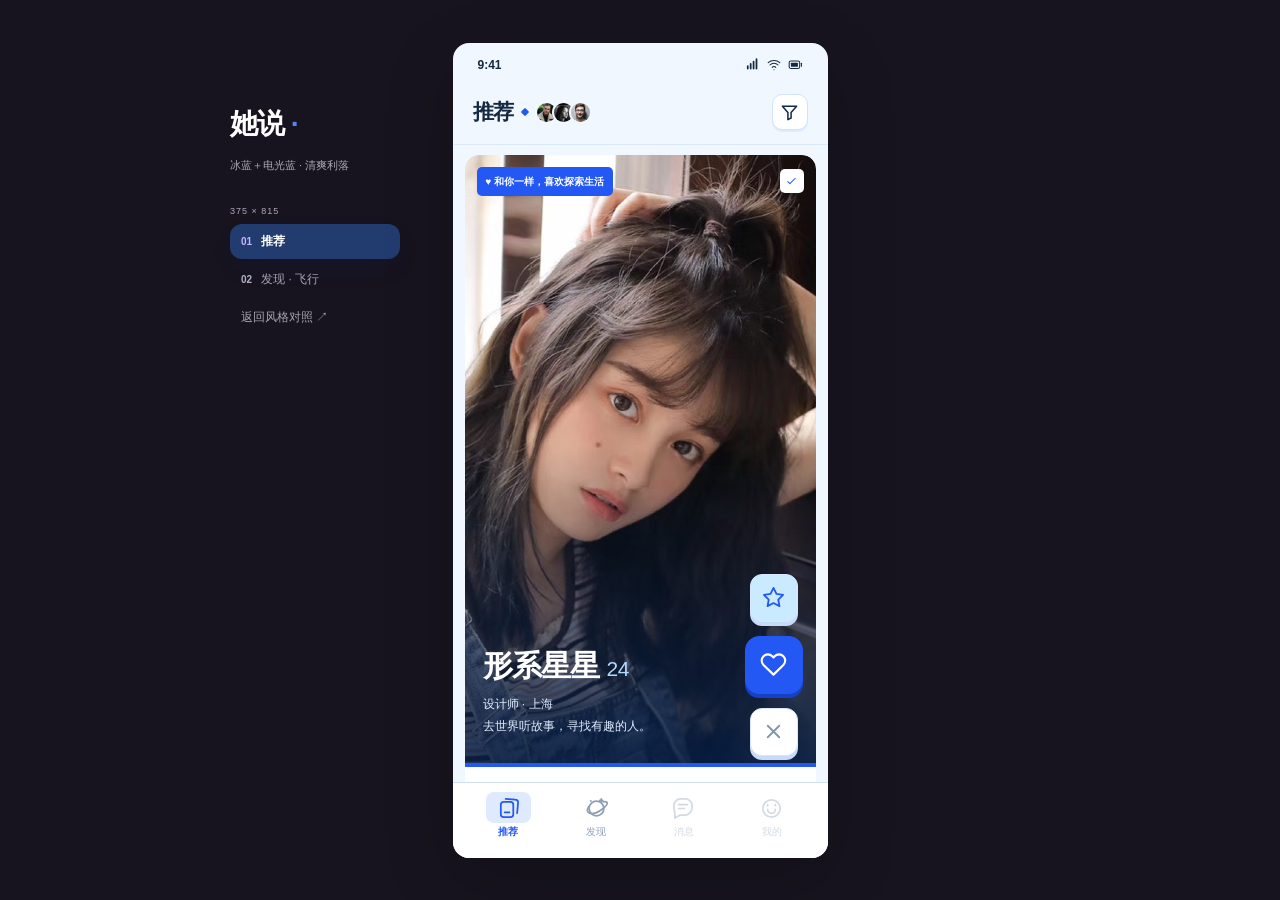
<file: electric/index.html>
<!doctype html>
<html lang="zh-CN">
<head>
<meta charset="utf-8"><meta name="viewport" content="width=device-width, initial-scale=1, viewport-fit=cover"><meta name="theme-color" content="#f6f4fb"><meta name="description" content="她说：让相遇轻一点，让心动近一点。七个移动端页面交互原型。"><title>她说 · 冰蓝电光 · 推荐</title>
<style>
:root{--ink:#1d1638;--ink-2:#4a4363;--sub:#9a95ad;--line:#efedf5;--brand:#7b5cf5;--pink:#ff5c9a;--lemon:#eaff6e;--soft:#f6f4fb;--grad:linear-gradient(120deg,#7b5cf5 0%,#b45cf0 45%,#ff5c9a 100%);--number:"SF Pro Display","Helvetica Neue","Avenir Next",sans-serif;--shadow:0 10px 30px rgba(29,22,56,.06)}
*{box-sizing:border-box}[hidden]{display:none!important}html{scroll-behavior:smooth}body{margin:0;background:#17141f;color:var(--ink);font-family:-apple-system,BlinkMacSystemFont,"PingFang SC",sans-serif;-webkit-font-smoothing:antialiased}button,a,input,textarea,select{-webkit-tap-highlight-color:transparent}button,input,textarea,select{font:inherit}button,a{touch-action:manipulation}button{cursor:pointer;color:inherit}button{border:0;background:none;padding:0}a{color:inherit;text-decoration:none}button:focus-visible,a:focus-visible,summary:focus-visible{outline:3px solid #bdaaff;outline-offset:4px}input:focus,textarea:focus,select:focus{outline:2px solid #cabbff;outline-offset:2px}svg{display:block}.icon{width:22px;height:22px;fill:none;stroke:currentColor;stroke-width:1.7;stroke-linecap:round;stroke-linejoin:round;flex-shrink:0}.phone{position:relative;width:100%;max-width:375px;min-height:100dvh;margin:auto;background:radial-gradient(ellipse at 0 0,#e9dfff99,transparent 360px),radial-gradient(ellipse at 100% 2%,#ffe0eb80,transparent 340px),radial-gradient(ellipse at 0 260px,#f3ffca59,transparent 240px),var(--soft);padding-bottom:100px;overflow:clip}.statusbar{display:flex;justify-content:space-between;padding:17px 25px 12px;align-items:center;font:700 12px var(--number)}.status-icons{display:flex;align-items:center;gap:5px}.status-icons .icon{width:16px;height:14px;stroke-width:1.8}.topbar{min-height:64px;display:flex;align-items:center;justify-content:space-between;padding:7px 20px 13px;gap:12px}.top-title{font-size:19px;font-weight:800;display:flex;gap:9px;align-items:center}.top-title .dot{width:5px;height:5px;background:var(--pink);border-radius:50%}.icon-button{display:grid;place-items:center;flex:0 0 36px;width:36px;height:36px;background:#ffffffb3;border:1px solid white;border-radius:12px}.icon-button .icon{width:19px;height:19px}.avatar-stack{display:flex;margin-left:4px}.avatar-stack .photo{width:23px;height:23px;border:2px solid white;border-radius:50%;margin-left:-6px}.photo{display:block;overflow:hidden;flex-shrink:0;background:#eee8f6}.photo>svg{width:100%;height:100%}.section{margin:0 20px 16px;background:#fff;border-radius:24px;padding:20px 18px;box-shadow:var(--shadow)}.section.flush{padding:0;overflow:hidden}.small-title{font-size:13px;font-weight:700;margin:0}.section-title{font-size:19px;line-height:1.4;font-weight:800;margin:0}.body-text{font-size:14px;line-height:1.8;color:var(--ink-2);margin:0}.muted{color:var(--sub)}.subtext{font-size:12px;line-height:1.7;color:var(--sub);margin:5px 0 0}.tiny{font-size:11px;color:var(--sub);line-height:1.6}.row{display:flex;align-items:center;gap:10px}.between{display:flex;align-items:center;justify-content:space-between;gap:10px}.vstack{display:flex;flex-direction:column;gap:8px}.grow{flex:1;min-width:0}.pill{display:inline-flex;align-items:center;gap:5px;font-size:11px;line-height:1.5;border-radius:20px;padding:5px 9px;background:#f0eaff;color:var(--brand);white-space:nowrap}.pill.pink{color:#dc508c;background:#fff0f6}.pill.lemon{background:var(--lemon);color:var(--ink);font-weight:700}.pill .icon{width:12px;height:12px}.white-pill{color:white;background:#ffffff30;border:1px solid #ffffff55;backdrop-filter:blur(12px)}.sticker{display:inline-block;transform:rotate(-3deg);padding:8px 11px;background:var(--lemon);border-radius:12px;font-size:14px;font-weight:800;box-shadow:2px 3px 0 var(--ink)}.sticker b{color:var(--brand);margin-right:4px}.grad-text{background:var(--grad);background-clip:text;-webkit-background-clip:text;color:transparent}.primary{display:flex;align-items:center;justify-content:center;gap:8px;background:var(--ink);color:white;border-radius:28px;font-size:14px;font-weight:700;padding:14px 18px;min-height:48px;width:100%}.primary .icon{width:18px;height:18px}.secondary{display:flex;align-items:center;justify-content:center;gap:6px;border-radius:24px;background:var(--soft);padding:11px 15px;font-size:12px;font-weight:700;min-height:40px}.secondary.purple{color:var(--brand);background:#f0eaff}.text-action{font-size:12px;color:var(--brand);font-weight:700;display:inline-flex;align-items:center;gap:4px}.text-action .icon{width:14px;height:14px}.bottom-nav{position:fixed;bottom:0;left:50%;transform:translateX(-50%);width:min(100%,375px);z-index:20;display:flex;align-items:center;background:#fffffff2;backdrop-filter:blur(18px);border-top:1px solid #ffffff;box-shadow:0 10px 30px rgba(29,22,56,.06);padding:9px 12px max(14px,env(safe-area-inset-bottom));height:80px}.nav-item{position:relative;flex:1;display:flex;flex-direction:column;align-items:center;gap:5px;font-size:10px;color:var(--sub);padding:6px 8px}.nav-item .icon{width:23px;height:23px;stroke-width:1.8}.nav-item.active{color:var(--brand);font-weight:700}.nav-item.active:before{content:"";position:absolute;width:43px;height:31px;top:1px;border-radius:12px;background:#efe8ff;z-index:-1}.nav-item .notification{position:absolute;right:24px;top:3px;width:5px;height:5px;background:var(--pink);border-radius:50%}.tabs{display:flex;gap:23px;align-items:center}.tab{position:relative;color:var(--sub);font-size:17px;font-weight:700;padding:9px 0 13px;white-space:nowrap}.tab.active{color:var(--ink);font-weight:800}.tab.active:after{content:"";position:absolute;bottom:4px;left:50%;transform:translateX(-50%);height:3px;width:15px;background:var(--brand);border-radius:5px}.intro-copy{padding:4px 20px 20px}.intro-copy h1{font-size:26px;line-height:1.5;letter-spacing:-.6px;margin:0;font-weight:800}.intro-copy p{font-size:12px;line-height:1.7;color:var(--sub);margin:8px 0 0}.num{font-family:var(--number);font-weight:900;letter-spacing:-1px}.section-heading{display:flex;gap:9px;align-items:center;margin-bottom:15px}.number{font:800 11px/24px var(--number);width:25px;height:24px;background:var(--ink);border-radius:7px;color:#fff;text-align:center}.section-heading h2{font-size:16px;font-weight:800;margin:0}.chips{display:flex;flex-wrap:wrap;gap:7px}.chip{font-size:11px;color:var(--ink-2);border:1px solid var(--line);border-radius:20px;padding:7px 10px;background:#fff}.chip.active{background:var(--ink);color:#fff;border-color:var(--ink)}.chips.filter{margin:0 20px 16px;flex-wrap:nowrap}.chips.filter .chip{flex:1;text-align:center;padding:8px 7px}.labeled-divider{height:1px;background:var(--line);margin:17px 0}.rail{display:none}.empty{padding:30px 14px;text-align:center;color:var(--sub);font-size:13px;line-height:1.8}.toast{position:fixed;bottom:100px;left:50%;transform:translateX(-50%);background:var(--ink);color:#fff;border-radius:22px;padding:12px 20px;font-size:12px;max-width:330px;z-index:100;box-shadow:var(--shadow)}
/* 推荐 */
.recommend-card{padding:3px;margin:0 20px 16px;border-radius:25px;background:linear-gradient(145deg,#fff 12%,#e0d5ff 45%,#ffe4ee 75%,#f4ffc6);box-shadow:0 16px 30px -14px rgba(123,92,245,.55)}.recommend-photo{position:relative;height:420px;border-radius:22px 22px 17px 17px;overflow:hidden}.recommend-photo>.photo{width:100%;height:100%}.recommend-photo:after{content:"";position:absolute;inset:48% 0 0;background:linear-gradient(transparent,rgba(29,22,56,.78));pointer-events:none}.photo-labels{position:absolute;top:14px;left:13px;right:13px;display:flex;align-items:center;justify-content:space-between;z-index:1}.photo-labels .pill{background:#ffffffd9;color:var(--brand);backdrop-filter:blur(12px);font-weight:700}.photo-labels .verified{display:grid;place-items:center;width:23px;height:23px;background:var(--lemon);color:var(--ink);border-radius:50%}.verified .icon{width:13px;height:13px}.recommend-info{position:absolute;left:18px;right:18px;bottom:18px;z-index:1;color:#fff}.recommend-info h1{font-size:25px;line-height:1.4;margin:0 0 7px;font-weight:800;letter-spacing:-.5px}.recommend-info h1 small{font:700 20px var(--number);margin-left:8px}.recommend-info p{font-size:12px;line-height:1.8;margin:0;color:#ffffffe0}.recommend-actions{padding:14px 22px 15px;background:#fff;border-radius:0 0 22px 22px;display:flex;justify-content:center;align-items:center;gap:18px}.round-action{width:46px;height:46px;display:grid;place-items:center;border-radius:50%;background:var(--soft);color:var(--sub)}.round-action.heart{width:56px;height:56px;background:#fff0f6;color:var(--pink)}.round-action.heart .icon{width:27px;height:27px}.round-action.like{background:#f0eaff;color:var(--brand)}.round-action[aria-pressed=true]{background:var(--pink);color:#fff}.facts{display:grid;grid-template-columns:repeat(2,1fr);gap:8px}.fact{background:var(--soft);border-radius:14px;padding:13px 12px}.fact label{display:block;color:var(--sub);font-size:10px;margin-bottom:6px}.fact strong{font-size:13px;font-weight:700}.tags-block{margin-top:16px}.prompt-line{margin-top:14px;padding:14px;border-radius:15px;background:#f8f5ff}.prompt-line small{font-size:10px;color:var(--sub)}.prompt-line p{font-size:13px;line-height:1.8;color:var(--ink-2);margin:6px 0 0}.wish{padding:14px 0;border-bottom:1px solid var(--line);font-size:13px;color:var(--ink-2);display:flex;gap:9px;line-height:1.8}.wish:last-child{border:0;padding-bottom:0}.wish>span{color:var(--brand)}
/* 飞行 */
.flight-intro{padding-top:8px}.flight-intro .sticker{font-size:12px;padding:7px 10px;margin-bottom:17px}.flight-stage{position:relative;height:330px;margin:0 20px 18px;border-radius:26px;overflow:hidden;background:radial-gradient(at 50% 35%,#fff8,transparent 60%),linear-gradient(135deg,#eeebff,#f9f0f8 65%,#f2f7e6)}.flight-map{position:absolute;inset:0;width:100%;height:100%;opacity:.8}.flight-stage:after{content:"";position:absolute;inset:0;background:linear-gradient(transparent 70%,#f5f0fb);pointer-events:none}.map-caption{position:absolute;bottom:12px;left:15px;font-size:9px;letter-spacing:1px;color:#b3a6c8;z-index:1}.orbit{position:absolute;width:220px;height:220px;border-radius:50%;border:1px solid #fff;left:50%;top:50%;transform:translate(-50%,-50%)}.orbit.two{width:150px;height:150px;border:1px dashed #c5b6ec}.orbit.three{width:280px;height:280px;border-color:#ffffff7d}.plane-center{position:absolute;left:50%;top:50%;transform:translate(-50%,-50%) rotate(-9deg);width:66px;height:66px;border-radius:22px;background:white;box-shadow:var(--shadow);display:grid;place-items:center;color:var(--brand);z-index:2}.plane-center .icon{width:32px;height:32px;stroke-width:1.5}.map-person{position:absolute;z-index:3;display:flex;align-items:center;gap:6px;background:#ffffffe6;border:2px solid #fff;border-radius:30px;padding:3px 10px 3px 3px;box-shadow:var(--shadow)}.map-person .photo{width:35px;height:35px;border-radius:50%}.map-person span{font-size:10px;color:var(--ink-2)}.map-person.one{top:42px;left:29px;transform:rotate(-5deg)}.map-person.two{right:16px;top:128px;transform:rotate(4deg)}.map-person.three{left:25px;bottom:45px;transform:rotate(-3deg)}.cloud{position:absolute;width:75px;height:26px;border-radius:50%;background:#ffffff70;filter:blur(8px)}.flight-invite{padding:20px}.flight-invite .route{display:flex;align-items:center;justify-content:space-between;margin-bottom:17px}.route small{display:block;font-size:10px;color:var(--sub);margin-bottom:6px}.route strong{font-size:14px;font-weight:700}.route>.icon{color:#b6a2e1;width:29px;height:29px}.flight-note{text-align:center;font-size:10px;color:var(--sub);margin-top:11px}.flight-stage.flying .orbit{animation:radar 1.6s infinite}.flight-stage.flying .plane-center{animation:float 1s infinite alternate}.inline-icon{background:#f1ecff;border-radius:13px;width:40px;height:40px;display:grid;place-items:center;color:var(--brand);flex-shrink:0}.inline-icon .icon{width:21px;height:21px}
/* 搭子与动态 */
.mini-filter{margin:0 20px 20px;display:flex;align-items:center;justify-content:space-between}.segmented{background:#eae5f2;padding:3px;display:flex;gap:2px;border-radius:11px}.segmented button{font-size:11px;color:var(--sub);padding:6px 13px;border-radius:8px}.segmented button.active{background:white;color:var(--ink);font-weight:700}.post-header{display:flex;align-items:center;gap:9px}.avatar{width:36px;height:36px;border-radius:12px}.post-header strong{display:block;font-size:13px;line-height:1.5;font-weight:700}.post-header small{font-size:10px;color:var(--sub);line-height:1.6}.more{color:var(--sub);padding:7px;letter-spacing:2px;font-size:15px}.post-title{font-size:15px;line-height:1.7;font-weight:800;margin:17px 0 8px;letter-spacing:-.1px}.post-copy{font-size:13px;line-height:1.8;color:var(--ink-2);margin:0 0 13px}.post-visual{width:100%;height:231px;border-radius:17px;overflow:hidden;position:relative;background:#eee}.post-visual>.photo{height:100%;width:100%}.post-visual .pill{position:absolute;left:11px;top:11px;background:#ffffffde;color:var(--ink-2);font-size:10px;backdrop-filter:blur(10px)}.post-meta{display:flex;align-items:center;gap:6px;margin-top:13px;font-size:10px;color:var(--sub)}.post-meta .icon{width:12px;height:12px}.post-actions{display:flex;align-items:center;gap:13px;margin-top:15px;padding-top:13px;border-top:1px solid var(--line)}.post-actions .location{font-size:10px;color:var(--sub);display:flex;align-items:center;gap:4px;margin-right:auto}.post-actions .icon{width:18px;height:18px}.post-actions button{display:flex;align-items:center;gap:4px;color:var(--sub);font-size:11px;min-height:27px}.post-actions button[aria-pressed=true]{color:var(--pink)}.post-actions .contact{color:var(--brand);background:#f0eaff;padding:7px 11px;border-radius:18px;font-size:11px}.floating-add{position:fixed;bottom:97px;margin-left:299px;width:46px;height:46px;z-index:15;background:var(--ink);color:white;border-radius:17px;box-shadow:var(--shadow);display:grid;place-items:center}.floating-add .icon{width:23px;height:23px}.quote-visual{height:150px;border-radius:17px;position:relative;overflow:hidden;padding:22px;background:linear-gradient(135deg,#f2edff,#fff3f7)}.quote-visual .quote{font:900 55px/.8 Georgia,serif;color:#d6c5fb}.quote-visual p{font-size:18px;font-weight:700;line-height:1.8;margin:5px 0;color:var(--ink)}.quote-visual .small-star{position:absolute;right:22px;bottom:20px;color:var(--pink);font-size:24px}.moment-photo{height:338px}.moment-body .post-copy{margin:15px 0 13px}.moment-header{padding:0 0 6px}.moment-caption{font-size:12px;line-height:1.8;color:var(--ink-2);margin:15px 0 0}.comment-box{padding:10px 12px;background:var(--soft);border-radius:12px;margin-top:9px;font-size:12px;line-height:1.7;color:var(--ink-2)}.comment-box strong{color:var(--brand)}
/* 盲盒局 */
.eyebrow{font-size:11px;font-weight:700;color:var(--brand);letter-spacing:1px;margin:0 0 9px}.event-enrolled{position:relative;margin-top:9px}.event-enrolled .sticker{position:absolute;right:13px;top:-11px;font-size:12px;padding:7px 10px;transform:rotate(4deg)}.event-heading{display:flex;gap:12px;align-items:center}.event-icon{display:grid;place-items:center;width:49px;height:53px;flex-shrink:0;border-radius:16px;background:#f3ecff;color:var(--brand)}.event-icon.pink{color:var(--pink);background:#fff0f6}.event-icon .icon{width:27px;height:27px;stroke-width:1.5}.event-date{font-size:11px;color:var(--sub);margin-bottom:5px}.event-name{font-size:17px;font-weight:800;line-height:1.5;margin:0}.event-location{font-size:12px;color:var(--ink-2);line-height:1.7;margin:14px 0 11px}.event-members{display:flex;align-items:center;gap:9px}.event-members .avatar-stack .photo{height:24px;width:24px}.event-members small{font-size:10px;color:var(--sub)}.event-enrolled .primary{margin-top:18px}.event-detail{font-size:11px;line-height:1.8;color:var(--sub);margin:13px 0 0}.event-card .between{margin-top:16px}.event-card .secondary{padding:8px 15px;min-height:34px}.event-card .pill{font-size:10px}.event-preview{display:flex;gap:8px;margin:17px 0 0}.event-preview span{display:inline-block;font-size:10px;background:var(--soft);border-radius:7px;padding:6px 7px;color:var(--sub)}.block-label{margin:24px 20px 16px}.block-label h2{font-size:16px;margin:0;font-weight:800}.city-button{font-size:11px;display:flex;align-items:center;gap:4px;background:white;border-radius:20px;padding:8px 10px}.city-button .icon{width:13px;height:13px}
/* 消息 */
.answer-section{padding-bottom:18px}.answer-rail{display:flex;align-items:flex-start;overflow-x:auto;gap:10px;padding-top:16px;scrollbar-width:none}.answer-tile{display:flex;flex-direction:column;align-items:stretch;width:83px;flex:0 0 83px;text-align:left}.answer-photo{display:block;position:relative;width:83px;height:89px;padding:0;border-radius:18px;overflow:hidden;background:var(--soft)}.answer-photo>.photo{width:100%;height:100%;border:0;border-radius:18px}.answer-tile strong{font-size:11px;display:block;text-align:center;margin-top:9px}.answer-tile small{display:block;font-size:9px;text-align:center;color:var(--sub);margin-top:5px}.answer-tile.wait .answer-photo{background:var(--soft);height:89px;display:grid;place-items:center;color:#ac9acb}.answer-tile.wait .icon{width:28px;height:28px}.answer-tile.wait small{font-size:9px}.likes-banner{display:flex;align-items:center;gap:10px;padding:16px 14px;margin:0 20px 20px;border-radius:20px;background:#fff1f6}.likes-art{position:relative;width:41px;height:41px;background:white;border-radius:14px;color:var(--pink);display:grid;place-items:center}.likes-art .icon{width:23px;height:23px;fill:#ff5c9a20}.likes-banner strong{font-size:13px;display:block}.likes-banner p{font-size:10px;line-height:1.7;color:#b08099;margin:4px 0 0}.likes-banner .text-action{font-size:11px;flex-shrink:0}.message-list{padding:0 15px 5px}.list-heading{padding:18px 3px 9px}.search-field{display:flex;gap:8px;align-items:center;padding:10px 11px;background:var(--soft);border-radius:12px;margin:10px 3px}.search-field .icon{width:16px;height:16px;color:var(--sub)}.search-field input{min-width:0;width:100%;border:0;background:none;font-size:12px;color:var(--ink)}.message-row{display:flex;align-items:center;gap:11px;text-align:left;width:100%;padding:14px 3px;border-bottom:1px solid var(--line)}.message-row:last-child{border-bottom:0}.message-row>.photo{width:45px;height:45px;border-radius:15px}.message-row strong{font-size:14px;font-weight:700;display:flex;align-items:center;gap:6px}.message-row .official{font-size:9px;padding:1px 4px;border:1px solid #d6caeb;border-radius:4px;color:var(--brand);font-weight:400}.message-row p{font-size:11px;color:var(--sub);margin:7px 0 0;text-overflow:ellipsis;white-space:nowrap;overflow:hidden;line-height:1.6}.message-time{align-self:flex-start;font-size:9px;color:#b5aec3;padding-top:3px;min-width:32px;text-align:right}.message-time .unread{display:block;width:6px;height:6px;background:var(--pink);border-radius:50%;margin:12px 3px 0 auto}.official-avatar{width:45px;height:45px;border-radius:15px;display:grid;place-items:center;color:var(--brand);background:#f0eaff;font-size:25px;flex-shrink:0}.message-search-actions{display:flex;gap:12px;color:var(--sub)}.message-search-actions .icon{width:16px;height:16px}
/* 我的 */
.profile-top{position:relative;text-align:center;padding:11px 20px 27px}.profile-picture{position:relative;width:112px;height:112px;margin:0 auto 20px}.profile-picture .photo{position:absolute;inset:8px;width:96px;height:96px;border-radius:50%;border:3px solid white}.profile-ring{position:absolute;inset:0;width:112px;height:112px;transform:rotate(-90deg)}.profile-complete{position:absolute;left:50%;bottom:-5px;transform:translateX(-50%);font:700 10px var(--number);padding:5px 9px;border-radius:15px;background:var(--lemon);white-space:nowrap;border:2px solid #f6f4fb}.profile-top h1{font-size:22px;font-weight:800;letter-spacing:-.4px;margin:0;line-height:1.5}.profile-top .subtext{margin-top:7px;font-size:11px}.profile-edit{display:flex;justify-content:center;gap:9px;margin-top:17px}.profile-edit .secondary{background:white;font-size:11px;min-height:34px;padding:9px 15px}.profile-edit .icon{width:13px;height:13px;color:var(--brand)}.profile-stats{display:flex;justify-content:space-around;padding:18px 3px}.profile-stats button{flex:1;border-right:1px solid var(--line)}.profile-stats button:last-child{border:0}.profile-stats strong{display:block;font:900 25px/1.2 var(--number);letter-spacing:-.8px}.profile-stats span{display:block;font-size:10px;color:var(--sub);margin-top:7px}.membership{padding:20px;background:linear-gradient(125deg,#efe8ff,#fff1f6);border-radius:19px;position:relative}.membership h2{font-size:17px;font-weight:800;line-height:1.5;margin:0 0 7px}.membership p{font-size:11px;color:#9785b2;margin:0;line-height:1.7}.membership .text-action{margin-top:14px;color:var(--ink);font-size:11px}.membership .corner-heart{position:absolute;right:16px;bottom:18px;font-size:37px;color:#e9c4e0;transform:rotate(10deg)}.weekly{position:relative;display:flex;align-items:center;gap:17px}.weekly-score{font:900 52px/1 var(--number);letter-spacing:-3px}.weekly strong{font-size:14px;display:block}.weekly p{font-size:11px;line-height:1.8;color:var(--sub);margin:5px 0}.weekly .text-action{font-size:11px;margin-top:6px}.menu-row{padding:14px 0;display:flex;align-items:center;gap:10px;width:100%;border-bottom:1px solid var(--line);text-align:left}.menu-row:last-child{border:0;padding-bottom:2px}.menu-row:first-child{padding-top:2px}.menu-row>.icon{width:17px;height:17px;color:var(--brand)}.menu-row strong{font-size:13px;font-weight:600}.menu-row small{margin-left:auto;color:var(--sub);font-size:10px}.menu-row .chevron{width:14px;height:14px;color:#c1b8ce;margin-left:auto}.menu-row small+.chevron{margin-left:0}.publish-prompt{display:flex;gap:12px;align-items:center}.publish-prompt p{font-size:11px;color:var(--sub);line-height:1.8;margin:5px 0 0}.publish-prompt .secondary{font-size:11px;white-space:nowrap}.setting-link .icon{color:var(--sub)}
/* 弹层 */
.dialog{border:0;padding:0;border-radius:26px 26px 0 0;width:min(100%,375px);max-width:375px;max-height:85dvh;margin:auto auto 0;background:#fff;color:var(--ink);box-shadow:var(--shadow);overflow-x:hidden}.dialog::backdrop{background:#1d16384d;backdrop-filter:blur(4px)}.sheet-handle{width:32px;height:4px;border-radius:4px;background:var(--line);margin:10px auto 8px}.sheet-head{display:flex;justify-content:space-between;align-items:center;padding:10px 22px 16px}.sheet-head h2{font-size:19px;font-weight:800;margin:0}.sheet-head button{width:27px;height:27px;background:var(--soft);border-radius:50%;display:grid;place-items:center}.sheet-head .icon{width:15px;height:15px;color:var(--sub)}.sheet-body{padding:0 22px 27px}.sheet-body p{font-size:13px;line-height:1.8;color:var(--ink-2)}.sheet-body h3{font-size:15px;margin:17px 0 9px}.sheet-body .primary{margin-top:20px}.field{display:block;margin-top:15px;font-size:12px;font-weight:700}.field input,.field select,.field textarea{display:block;width:100%;border:1px solid var(--line);border-radius:12px;padding:12px;font-size:13px;font-weight:400;margin-top:8px;background:var(--soft);color:var(--ink)}.field textarea{resize:vertical;min-height:100px;line-height:1.7}.sheet-profile{display:flex;gap:13px;align-items:center;padding:7px 0 17px}.sheet-profile .photo{width:66px;height:80px;border-radius:17px}.sheet-profile strong{font-size:18px}.sheet-profile .subtext{font-size:11px}.seat{padding:25px;text-align:center;background:#f4efff;border-radius:20px}.seat strong{display:block;color:var(--brand);font:900 47px var(--number);letter-spacing:-2px;margin:9px 0}.locked-preview{position:relative;background:var(--soft);border-radius:17px;overflow:hidden;padding:17px;margin:17px 0}.locked-preview .blur-content{filter:blur(5px);user-select:none;pointer-events:none}.unlock-strip{position:absolute;inset:0;display:flex;align-items:flex-end;justify-content:center;padding:17px;background:linear-gradient(transparent,#fbf9ffeb 65%);font-size:12px;font-weight:700;color:var(--brand)}.chat-messages{display:flex;flex-direction:column;gap:12px;max-height:42dvh;min-height:120px;overflow-y:auto;padding:10px 0 17px}.chat-bubble{align-self:flex-start;max-width:90%;background:var(--soft);padding:11px 14px;border-radius:4px 16px 16px 16px;font-size:13px;line-height:1.8}.chat-bubble.me{align-self:flex-end;background:#efe7ff;color:var(--brand);border-radius:16px 4px 16px 16px}.compose-row{display:flex;gap:8px;border-top:1px solid var(--line);padding-top:15px}.compose-row input{min-width:0;flex:1;border:1px solid var(--line);background:var(--soft);border-radius:20px;padding:10px 13px;font-size:12px}.compose-row button{background:var(--ink);color:white;border-radius:20px;padding:10px 15px;font-size:12px}.event-sheet-facts{display:grid;gap:9px;background:var(--soft);padding:15px;border-radius:15px;margin:15px 0}.event-sheet-facts span{font-size:12px;color:var(--ink-2);line-height:1.7}.checkline{display:flex;align-items:center;gap:8px;margin-top:14px;font-size:12px;color:var(--ink-2)}.checkline input{accent-color:var(--brand);width:16px;height:16px}.button-row{display:flex;gap:8px}.button-row>*{flex:1}.dialog .photo{isolation:isolate}.demo-caption{text-align:center;font-size:10px;color:#b5adc5;margin-top:19px}.reveal{animation:reveal .3s ease both}@keyframes reveal{from{opacity:.4;transform:translateY(5px)}to{opacity:1;transform:translateY(0)}}@keyframes float{to{transform:translate(-50%,-60%) rotate(-2deg)}}@keyframes radar{50%{opacity:.3;scale:1.06}}@media(min-width:950px){.rail{display:block;position:fixed;top:75px;left:calc(50% - 410px);width:170px}.rail-brand{font-size:28px;font-weight:800;letter-spacing:-1px;margin:0 0 12px}.rail-brand span{color:var(--pink)}.rail>p{font-size:11px;color:var(--sub);line-height:1.9;margin-bottom:30px}.rail small{display:block;font-size:9px;letter-spacing:1px;color:#b2a8c1;margin:18px 0 8px}.rail a{display:flex;align-items:center;gap:9px;padding:9px 11px;border-radius:12px;font-size:12px;color:var(--sub);margin:3px 0}.rail a span{font:700 10px var(--number);color:#b6aec5}.rail a.active{background:#fff;color:var(--ink);font-weight:700;box-shadow:var(--shadow)}.rail a.active span{color:var(--brand)}.rail .rail-note{font-size:10px;margin-top:30px;line-height:1.9;color:#aaa0ba}.phone{margin-top:28px;margin-bottom:28px;min-height:calc(100dvh - 56px);border-radius:30px;box-shadow:var(--shadow)}.bottom-nav{bottom:12px;border-radius:23px;width:351px;height:74px;padding:7px 6px 10px}.floating-add{bottom:103px}.dialog{margin:auto;border-radius:26px;max-height:85dvh}.toast{bottom:106px}}
@media(max-width:374px){.tabs{gap:18px}.tab{font-size:16px}.photo-labels .pill{font-size:10px}.recommend-info h1{font-size:23px}.intro-copy h1{font-size:24px}.floating-add{margin-left:calc(100% - 76px)}.profile-top h1{font-size:20px}.event-preview{gap:5px}.event-preview span{font-size:9px}}@media(prefers-reduced-motion:reduce){html{scroll-behavior:auto}*,*:before,*:after{animation:none!important;transition:none!important}}
@media(min-width:950px){.rail{color:#f7f3fc}.rail a.active{background:#30283e;color:#fff}.rail a.active span{color:#c7b6ff}}

#screen[data-page="flight"] .flight-intro{flex:0 0 auto;padding:8px 20px 18px}
#screen[data-page="flight"] .flight-intro .sticker{font-size:14px;line-height:1.5;padding:7px 11px;margin-bottom:17px}
#screen[data-page="flight"] .flight-intro h1{font-size:30px;line-height:1.45;letter-spacing:-.7px;font-weight:800}
/* Fixed demo frame; only #screen scrolls. */
#toast-region{position:fixed;inset:0;pointer-events:none;z-index:100}.toast{top:calc(50% + 277px);bottom:auto}
body{min-height:100dvh;display:grid;place-items:center;padding:24px 0}
.phone{display:flex;flex-direction:column;flex:none;width:375px;max-width:100%;height:815px;min-height:0;margin:0;padding:0;border-radius:28px;overflow:hidden;box-shadow:var(--shadow)}
.statusbar{height:42px;flex:0 0 42px;padding:13px 25px 10px}
#screen{flex:1;min-height:0;overflow-x:hidden;overflow-y:auto;overscroll-behavior:contain;scrollbar-width:none;padding-bottom:4px;scroll-behavior:smooth}
#screen::-webkit-scrollbar{display:none}
.topbar{position:sticky;top:0;z-index:8;height:62px;min-height:62px;flex-shrink:0;padding:7px 20px 11px;background:#f6f4fbeb;backdrop-filter:blur(16px)}
.section{border-radius:22px;margin-bottom:14px}.top-title{font-size:19px}.tab{font-size:17px}
.bottom-nav{position:relative;bottom:auto;left:auto;transform:none;width:100%;height:76px;flex:0 0 76px;border-radius:0;padding:8px 12px 12px;background:#fffffff5;box-shadow:none;border-top:1px solid var(--line)}
.floating-layer{position:absolute;inset:0;z-index:15;pointer-events:none}.floating-layer>*{pointer-events:auto}
.recommend-card{padding:0;margin:0 16px 16px;background:#fff;border:1px solid white;border-radius:24px;overflow:hidden;box-shadow:var(--shadow)}
.recommend-photo{height:618px;border-radius:23px 23px 0 0}.recommend-info{left:20px;right:86px;bottom:24px}.recommend-info h1{font-size:26px}.recommend-info p{font-size:12px}
.recommend-actions{position:absolute;right:25px;bottom:102px;width:58px;padding:0;display:flex;flex-direction:column;align-items:center;gap:11px;background:none;border-radius:0}
.round-action{width:50px;height:50px;border:2px solid #ffffffd9;box-shadow:var(--shadow)}.round-action .icon{width:23px;height:23px}.round-action.super{background:var(--brand);color:white}.round-action.heart{width:58px;height:58px;background:var(--pink);color:white}.round-action.dismiss{background:#ffffffed;color:#7e7492}.round-action.super[aria-pressed=true]{background:#5b3ad3}.round-action[aria-pressed=true] .icon{fill:currentColor}
.recommend-details{padding:24px 84px 28px 20px}.profile-chapter+.profile-chapter{margin-top:25px;padding-top:24px;border-top:1px solid var(--line)}.profile-chapter h2{margin:0 0 14px;font-size:16px;font-weight:800;line-height:1.5}.recommend-details .facts{display:flex;flex-direction:column;gap:0}.recommend-details .fact{display:flex;align-items:baseline;justify-content:space-between;gap:10px;padding:11px 0;border-bottom:1px solid var(--line);border-radius:0;background:none}.recommend-details .fact:last-child{border:0}.recommend-details .fact label{flex-shrink:0;font-size:10px;margin:0}.recommend-details .fact strong{font-size:12px;line-height:1.7;text-align:right;font-weight:600}.recommend-details .chip{background:var(--soft);border:0;font-size:10px;padding:7px 9px}.recommend-details .prompt-line{background:none;padding:0;border-radius:0;margin-top:18px}.recommend-details .prompt-line p{font-size:13px}.recommend-details .wish{font-size:13px}
#screen[data-page="flight"]{display:flex;flex-direction:column;overflow:hidden;padding-bottom:16px}
#screen[data-page="flight"] .flight-stage{flex:1;min-height:0;height:auto;margin:0 20px 14px;border-radius:24px}
#screen[data-page="flight"] .flight-invite{flex:0 0 auto;margin:0 20px;padding:18px;border-radius:22px}
#screen[data-page="flight"] .route{margin-bottom:16px}.route strong{font-size:13px}
.flight-stage .map-person.one{top:17%;left:22px}.flight-stage .map-person.two{top:43%;right:14px}.flight-stage .map-person.three{bottom:15%;left:24px}
.flight-stage .orbit.three{width:290px;height:290px}.flight-stage .orbit{width:220px;height:220px}
.floating-add{position:absolute;right:22px;bottom:96px;left:auto;margin:0;width:46px;height:46px;border-radius:16px;background:var(--brand)}
.mini-filter{margin-bottom:14px}.chips.filter{margin-bottom:14px}.event-enrolled{margin-top:10px}.block-label{margin-top:22px}.profile-top{padding-top:12px}.profile-top h1{font-size:21px}
.dialog{width:375px;max-width:100%;max-height:min(735px,90dvh)}
@media(min-width:950px){.phone{margin:0;min-height:0}.bottom-nav{bottom:auto;width:100%;height:76px;border-radius:0}.floating-add{bottom:96px}.rail{top:calc(50% - 345px)}}
@media(max-width:599px){.toast{top:auto;bottom:96px}body{padding:0}.phone{width:min(375px,100vw);height:min(815px,100dvh);border-radius:0}}


/* Shared geometry for two-screen visual studies. */
.phone{box-shadow:0 22px 70px #0003}.nav-item.preview-disabled{opacity:.38}.nav-item.preview-disabled .notification{display:none}.rail .rail-brand{color:#fff}.rail>p{color:#aba6b6}.rail a{color:#a8a2b2}.rail a.active{color:#fff}.dialog .primary{background:var(--brand)}.dialog .pill,.dialog .secondary.purple{background:var(--tint);color:var(--brand)}.field input,.field select,.field textarea,.chat-bubble{background:var(--soft)}.chat-bubble.me{background:var(--tint);color:var(--brand)}.compose-row button{background:var(--brand)}.dialog{background:var(--paper);border-radius:24px}.sheet-head button{background:var(--soft)}.recommend-card{background:var(--paper);box-shadow:none}.recommend-details{padding-right:84px}.recommend-details .chip{background:var(--tint);color:var(--brand)}.recommend-details .fact,.profile-chapter+.profile-chapter,.wish{border-color:var(--line)}.recommend-photo:after{background:linear-gradient(transparent,rgba(18,28,26,.72))}.recommend-info h1 small{font-family:var(--number)}.photo-labels .pill{background:var(--paper);color:var(--brand);backdrop-filter:none}.photo-labels .verified{background:var(--accent);color:var(--ink)}.bottom-nav{background:var(--paper);border-top:1px solid var(--line);backdrop-filter:none}.nav-item.active:before{background:var(--tint)}.nav-item.active{color:var(--brand)}.nav-item .notification{background:var(--brand)}.topbar{background:var(--soft);backdrop-filter:none}.icon-button{background:var(--paper);border-color:var(--line)}.top-title .dot{background:var(--brand)}.tab{color:var(--sub)}.tab.active{color:var(--brand)}.tab.active:after{background:var(--brand)}.primary{background:var(--brand)}.sticker b{color:var(--brand)}.flight-stage:after{display:none}.cloud{display:none}.flight-map circle{fill:var(--brand)}.map-person span{color:var(--ink-2)}.route>.icon{color:var(--brand)}.route small{color:var(--sub)}.flight-invite{box-shadow:none}.round-action{box-shadow:0 7px 20px #00000015}.round-action.super[aria-pressed=true],.round-action.heart[aria-pressed=true]{background:var(--ink);color:#fff}.recommend-actions{gap:12px}.profile-chapter h2{letter-spacing:-.3px}.demo-caption{color:var(--sub)}button:focus-visible,a:focus-visible{outline-color:var(--brand)}
@media(max-width:599px){.phone{border-radius:0}}

:root{--ink:#152841;--ink-2:#52677e;--sub:#8c9fb6;--line:#dce9f6;--brand:#2458f5;--pink:#5386ef;--lemon:#d5f2ff;--accent:#bbebff;--soft:#f0f7ff;--paper:#fff;--tint:#e3edff;--grad:linear-gradient(120deg,#2458f5,#548cf7);--number:"Avenir Next","Helvetica Neue",sans-serif;--shadow:0 10px 30px #2458f50a}
.phone{background:var(--soft);border-radius:16px}.topbar{border-bottom:1px solid var(--line);margin-bottom:10px;height:60px;min-height:60px}.top-title{font-size:21px;letter-spacing:-1px;font-weight:900}.top-title .dot{width:6px;height:6px;border-radius:1px;transform:rotate(45deg)}.avatar-stack .photo{border-color:var(--soft)}.icon{stroke-width:1.9}.icon-button{border-radius:10px;background:var(--paper);border:1px solid #d0e2ff;box-shadow:0 2px 0 #dfebff}.recommend-card{border:0;border-radius:14px;margin:0 12px 16px;overflow:hidden;background:#fff}.recommend-photo{border-radius:14px 14px 0 0;height:608px}.recommend-photo:after{background:linear-gradient(transparent,rgba(6,30,69,.85))}.photo-labels{left:12px;top:12px;right:12px}.photo-labels .pill{border-radius:5px;background:#2458f5;color:#fff;font-weight:600;padding:7px 9px;font-size:10px}.photo-labels .verified{background:#fff;border-radius:5px;color:var(--brand);width:24px;height:24px}.recommend-info{left:18px;bottom:25px}.recommend-info h1{font-size:30px;font-weight:900;letter-spacing:-1px}.recommend-info h1 small{font-size:21px;font-weight:500;letter-spacing:-.5px;color:#afd9ff}.recommend-info p{color:#e0edff}.recommend-details{border-top:4px solid var(--brand);padding-top:25px}.profile-chapter h2{font-weight:800;font-size:17px}.profile-chapter h2:before{content:"";display:inline-block;width:4px;height:13px;margin-right:8px;background:var(--brand)}.recommend-details .chip{border-radius:4px}.round-action{border:1px solid #d6e6ff;border-radius:12px;box-shadow:0 4px 0 #c7dafa;width:48px;height:48px}.round-action.super{background:#c9eaff;color:var(--brand)}.round-action.heart{background:var(--brand);color:white;border-color:#2458f5;border-radius:14px;width:58px;height:58px;box-shadow:0 4px 0 #1541c4}.round-action.dismiss{background:white;color:#8094b0}.recommend-actions{gap:14px;right:25px}.bottom-nav{border-top:1px solid #cfdef3}.nav-item{font-size:10px}.nav-item.active:before{width:45px;height:31px;border-radius:8px;background:#dfeaff}.tab{font-weight:600}.tab.active{font-weight:900}.tab.active:after{border-radius:0;width:24px;height:3px}.sticker{border-radius:4px;transform:none;box-shadow:none;background:#deebff;color:var(--brand);font-weight:700;border:1px solid #cbdfff}#screen[data-page="flight"] .topbar{margin-bottom:0}#screen[data-page="flight"] .flight-intro{padding-top:12px;padding-bottom:14px}#screen[data-page="flight"] .flight-intro .sticker{font-size:11px;letter-spacing:.4px;padding:5px 8px;margin-bottom:13px}#screen[data-page="flight"] .flight-intro h1{font-size:32px;line-height:1.32;letter-spacing:-1.3px;font-weight:900}#screen[data-page="flight"] .flight-stage{margin:0 20px 12px;border-radius:14px;border:1px solid #c8dcfb;background-color:#dfedff;background-image:linear-gradient(#bed4f250 1px,transparent 1px),linear-gradient(90deg,#bed4f250 1px,transparent 1px);background-size:26px 26px}.flight-map{opacity:.9}.flight-map path:first-child{fill:#bbd4ff;stroke:#fff;stroke-width:1.5}.flight-map path:nth-child(2){stroke:#eaf3ff;stroke-width:1.4}.flight-map path:nth-child(3){stroke:var(--brand);stroke-width:1.8;stroke-dasharray:4 5}.orbit{border:1px solid #fff9}.orbit.two{border:1px dashed #6f9cef}.orbit.three{border:1px solid #8cb5ff60}.plane-center{background:var(--brand);color:#fff;transform:translate(-50%,-50%);border-radius:14px;width:62px;height:62px;box-shadow:0 0 0 7px #ffffff70,0 12px 25px #2458f530}.map-person{border:1px solid #c1d8fb;border-radius:7px;padding:4px 9px 4px 4px;box-shadow:3px 4px 0 #bfd4f5;background:#fff}.map-person .photo{border-radius:4px;width:29px;height:29px}.map-person span{font-size:9px;color:#456183}.flight-stage .map-person.one{top:18%;left:17px;transform:none}.flight-stage .map-person.two{top:46%;right:11px;transform:none}.flight-stage .map-person.three{bottom:12%;left:24px;transform:none}#screen[data-page="flight"] .flight-invite{border:1px solid #cddffd;border-radius:14px;padding:16px 17px;background:white}.route small{font-size:9px;text-transform:uppercase;letter-spacing:1px}.route strong{font-size:12px;font-weight:700}.primary{border-radius:10px;font-weight:700}.rail a.active{background:#223c70}.dialog{border-radius:16px}.dialog .primary{border-radius:10px}.sheet-head h2{font-weight:800}.chat-bubble{border-radius:3px 12px 12px 12px}.chat-bubble.me{border-radius:12px 3px 12px 12px}.flight-stage.flying .plane-center{animation:none}

</style>
</head>
<body>
<aside class="rail" aria-label="全部页面"><h1 class="rail-brand">她说<span> ·</span></h1><p>冰蓝＋电光蓝 · 清爽利落</p><small>375 × 815</small><div id="page-index"></div><a href="../directions.html">返回风格对照 ↗</a></aside>
<div class="phone"><div class="statusbar" aria-hidden="true"><span>9:41</span><div class="status-icons" id="status-icons"></div></div><main id="screen"></main><div id="floating-layer" class="floating-layer"></div><nav id="bottom-nav" class="bottom-nav" aria-label="主导航"></nav></div>
<dialog class="dialog" id="dialog" aria-labelledby="sheet-title"><div class="sheet-handle"></div><div class="sheet-head"><h2 id="sheet-title"></h2><button type="button" data-close aria-label="关闭弹层"></button></div><div class="sheet-body" id="sheet-body"></div></dialog><div id="toast-region" role="status" aria-live="polite"></div>
<script>
/* Source screenshots remain intact. SVG viewBoxes frame photo regions as page layout. */
const ASSETS = {"recommend":{"width":1500,"height":6928,"uri":"../assets/recommend.png"},"buddy":{"width":1125,"height":2436,"uri":"../assets/buddy.png"},"messages":{"width":1500,"height":3248,"uri":"../assets/messages.png"},"me":{"width":1500,"height":3248,"uri":"../assets/me.png"}};
const $=s=>document.querySelector(s),$$=s=>[...document.querySelectorAll(s)];
const paths={star:'<path d="m12 2 3.1 6.3 6.9 1-5 4.9 1.2 6.8-6.2-3.2L5.8 21 7 14.2 2 9.3l6.9-1Z"/>',heart:'<path d="M20.8 4.6a5.5 5.5 0 0 0-7.8 0L12 5.7l-1.1-1.1a5.5 5.5 0 0 0-7.8 7.8L12 21l8.8-8.6a5.5 5.5 0 0 0 0-7.8Z"/>',cards:'<rect x="4" y="5" width="13" height="16" rx="3"/><path d="m9 2 10 .7a3 3 0 0 1 3 3L21 17M8 16h5"/>',planet:'<circle cx="12" cy="12" r="7.7"/><path d="M4 10C-1 17 7 20 16 14s9-10 3-9M6 4l.2.2M17 2v3m-1.5-1.5h3"/>',chat:'<path d="M21 11a8 8 0 0 1-8 8H8l-5 3v-6a8 8 0 0 1-1-4V9a7 7 0 0 1 7-7h5a7 7 0 0 1 7 7Z"/><path d="M7 8h9M7 12h6"/>',smile:'<circle cx="12" cy="12" r="9"/><path d="M8 13a4 4 0 0 0 8 0M8 8v1M16 8v1"/>',filter:'<path d="M3 4h18l-7 8v7l-4 2v-9Z"/>',chevron:'<path d="m9 5 7 7-7 7"/>',down:'<path d="m6 9 6 6 6-6"/>',close:'<path d="m6 6 12 12M6 18 18 6"/>',plus:'<path d="M12 4v16M4 12h16"/>',plane:'<path d="m22 2-6.5 20-4.8-8.7L2 8.5Z"/><path d="m22 2-11.3 11.3"/>',clock:'<circle cx="12" cy="12" r="9"/><path d="M12 7v5l3 2"/>',pin:'<path d="M19 10c0 5-7 11-7 11S5 15 5 10a7 7 0 1 1 14 0Z"/><circle cx="12" cy="10" r="2.3"/>',check:'<path d="m5 12 4 4L19 6"/>',spark:'<path d="m12 2 2.5 7.5L22 12l-7.5 2.5L12 22l-2.5-7.5L2 12l7.5-2.5Z"/>',search:'<circle cx="10.5" cy="10.5" r="6.5"/><path d="m16 16 5 5"/>',sort:'<path d="M3 6h12M3 12h9M3 18h6M18 4v16m-3-3 3 3 3-3"/>',bell:'<path d="M18 8a6 6 0 0 0-12 0c0 7-3 7-3 9h18c0-2-3-2-3-9M10 21h4"/>',edit:'<path d="m15 4 5 5M4 20l5-1L21 7a2 2 0 0 0-5-5L4 14Z"/>',shield:'<path d="m12 2 8 3v6c0 6-8 11-8 11S4 17 4 11V5Z"/><path d="m8 11 3 3 5-6"/>',settings:'<path d="m9 3-1 3-3 1-2 4 2 2v4l4 2 3-1 3 1 4-2v-4l2-2-2-4-3-1-1-3Z"/><circle cx="12" cy="11" r="3"/>',bag:'<rect x="4" y="6" width="16" height="15" rx="3"/><path d="M8 6V4a4 4 0 0 1 8 0v2M8 11v1M16 11v1"/>',glass:'<path d="m3 4 9 10 9-10ZM12 14v7M7 21h10M7 8h10"/>',fork:'<path d="M5 2v7a3 3 0 0 0 6 0V2M8 2v20M19 2c-5 4-5 10 0 10V2Zm0 10v10"/>',bookmark:'<path d="M5 3h14v19l-7-5-7 5Z"/>',lock:'<rect x="5" y="10" width="14" height="12" rx="3"/><path d="M8 10V6a4 4 0 0 1 8 0v4M12 15v2"/>',sun:'<circle cx="12" cy="12" r="4"/><path d="M12 1v2M12 21v2M1 12h2M21 12h2M4 4l2 2M18 18l2 2M4 20l2-2M18 6l2-2"/>',wifi:'<path d="M2 8a15 15 0 0 1 20 0M5 12a10 10 0 0 1 14 0M9 16a4 4 0 0 1 6 0M12 20h.01"/>',battery:'<rect x="2" y="5" width="18" height="13" rx="3"/><path d="M23 9v5"/><rect x="5" y="8" width="12" height="7" rx="1" fill="currentColor" stroke="none"/>',signal:'<path d="M3 18v-4M8 18V10M13 18V6M18 18V2" stroke-width="3"/>',send:'<path d="m22 2-7 20-4-9-9-4Zm0 0L11 13"/>'};
function icon(name,cls=''){return `<svg class="icon ${cls}" viewBox="0 0 24 24" aria-hidden="true">${paths[name]||paths.spark}</svg>`}
function photo(key,cls='',label='人物示例照片'){const crops={xing:['recommend','510 520 920 1120'],xingFace:['recommend','760 850 520 520'],sea:['buddy','94 1081 457 541'],seaFace:['buddy','245 1140 220 220'],owner:['me','554 554 390 390'],alan:['buddy','92 474 102 102'],rain:['messages','90 1791 220 220'],dico:['messages','90 2108 220 220'],miki:['messages','90 2424 220 220'],jennie:['messages','90 2741 220 220']};let [source,box]=crops[key]||crops.owner,a=ASSETS[source];return `<span class="photo ${cls}"><svg viewBox="${box}" role="img" aria-label="${label}" preserveAspectRatio="xMidYMid slice"><image href="${a.uri}" width="${a.width}" height="${a.height}"/></svg></span>`}
function stack(){return `<span class="avatar-stack">${photo('alan')}${photo('dico')}${photo('miki')}</span>`}
function heading(num,title){return `<div class="section-heading"><span class="number">${num}</span><h2>${title}</h2></div>`}
function more(){return `<button class="more" data-action="more" aria-label="更多操作">···</button>`}
function intro(title,copy){return `<div class="intro-copy"><h1>${title}</h1><p>${copy}</p></div>`}
function topbar(main,action=''){return `<header class="topbar">${main}${action}</header>`}
function discoveryTabs(active){return topbar(`<div class="tabs" role="tablist" aria-label="发现"><a role="tab" aria-selected="${active==='flight'}" class="tab ${active==='flight'?'active':''}" href="#flight">飞行</a><a role="tab" aria-selected="${active==='buddies'}" class="tab ${active==='buddies'?'active':''}" href="#flight" data-action="preview-only">找搭子</a><a role="tab" aria-selected="${active==='events'}" class="tab ${active==='events'?'active':''}" href="#flight" data-action="preview-only">盲盒局</a></div>`,`<button class="icon-button" data-action="${active==='flight'?'history':active==='buddies'?'my-posts':'my-events'}" aria-label="${active==='flight'?'飞行记录':active==='buddies'?'我的搭子帖':'我的活动'}">${icon(active==='flight'?'clock':'bag')}</button>`)}
function messageTabs(active){return topbar(`<div class="tabs" role="tablist" aria-label="消息"><a role="tab" aria-selected="${active==='messages'}" class="tab ${active==='messages'?'active':''}" href="#messages">消息</a><a role="tab" aria-selected="${active==='moments'}" class="tab ${active==='moments'?'active':''}" href="#moments">动态</a></div>`,`<button class="icon-button" data-action="${active==='messages'?'notification':'publish-moment'}" aria-label="${active==='messages'?'通知设置':'发布动态'}">${icon(active==='messages'?'bell':'edit')}</button>`)}
function loadState(){try{return JSON.parse(localStorage.getItem('tashuo-prototype-v1-electric'))||{}}catch{return {}}}
const saved=loadState(),state={route:'recommend',buddyFilter:'全部',buddyScope:'推荐',liked:new Set(saved.liked||[]),eventJoined:new Set(saved.events||['wine']),checkedIn:!!saved.checkedIn,profile:{name:'卖女孩的小火柴',bio:'把平凡的日子，过得有点好玩。',...saved.profile},posts:saved.posts||[],moments:saved.moments||[],chats:saved.chats||{},comments:saved.comments||{},history:saved.history||[],answer:saved.answer||'',search:'',messageFilter:'全部'};
function persist(){try{localStorage.setItem('tashuo-prototype-v1-electric',JSON.stringify({liked:[...state.liked],events:[...state.eventJoined],checkedIn:state.checkedIn,profile:state.profile,posts:state.posts,moments:state.moments,chats:state.chats,comments:state.comments,history:state.history,answer:state.answer}))}catch{}}
function preference(index,fallback){try{return JSON.parse(localStorage.getItem('tashuo-preferences-electric'))?.[index]??fallback}catch{return fallback}}
const escapeHTML=x=>String(x).replace(/[&<>"']/g,c=>({'&':'&amp;','<':'&lt;','>':'&gt;','"':'&quot;',"'":'&#39;'}[c]));
const routes=[['recommend','推荐'],['flight','发现 · 飞行']];
function recommendation(){return topbar(`<div class="top-title">推荐<span class="dot"></span>${stack()}</div>`,`<button class="icon-button" data-action="filter" aria-label="筛选推荐">${icon('filter')}</button>`)+`<article class="recommend-card"><div class="recommend-photo">${photo('xing','','形系星星的示例照片')}<div class="photo-labels"><span class="pill">♥ 和你一样，喜欢探索生活</span><span class="verified" aria-label="已实名认证">${icon('check')}</span></div><div class="recommend-info"><h1>形系星星<small>24</small></h1><p>设计师 · 上海</p><p>去世界听故事，寻找有趣的人。</p></div></div><div class="recommend-details"><section class="profile-chapter"><h2>关于我</h2><div class="facts"><div class="fact"><label>生活坐标</label><strong>上海 · 来自石家庄</strong></div><div class="fact"><label>职业与学习</label><strong>设计师 · 本科</strong></div><div class="fact"><label>关于我</label><strong>天蝎座 · 160cm</strong></div><div class="fact"><label>期待的关系</label><strong>慢慢认识，认真相处</strong></div></div><div class="chips tags-block"><span class="chip">喜欢真诚的沟通</span><span class="chip">有健身习惯</span><span class="chip">偶尔小酌</span></div></section><section class="profile-chapter"><h2>生活里的小切片</h2><div class="prompt-line"><small>最近在做的一件事</small><p>长夜中，做自己的品牌。<br>也给日常留一点发呆的时间。</p></div><div class="prompt-line"><small>让我充电的方式</small><p>瑜伽、冥想，还有一杯好咖啡。</p></div></section><section class="profile-chapter"><h2>想一起完成的小事</h2><div class="wish"><span>✦</span>去苍古冲浪，也去湖边安静读书。</div><div class="wish"><span>✦</span>认识不同领域的人，交换有趣的故事。</div><div class="wish"><span>✦</span>拍一部关于自己生活的短纪录片。</div></section></div></article>`}
function renderFloating(){const liked=state.liked.has('xing'),superLiked=state.liked.has('super-xing');$('#floating-layer').innerHTML=state.route==='recommend'?`<div class="recommend-actions" role="group" aria-label="推荐操作"><button class="round-action super" data-action="super-like" aria-label="超喜欢" title="超喜欢" aria-pressed="${superLiked}">${icon('star')}</button><button class="round-action heart" data-action="like-profile" aria-label="喜欢" title="喜欢" aria-pressed="${liked}">${icon('heart')}</button><button class="round-action dismiss" data-action="next" aria-label="无感" title="无感">${icon('close')}</button></div>`:['buddies','moments'].includes(state.route)?`<button class="floating-add" data-action="${state.route==='buddies'?'publish-buddy':'publish-moment'}" aria-label="${state.route==='buddies'?'发布搭子邀请':'发布一条动态'}">${icon('plus')}</button>`:''}
function flight(){return discoveryTabs('flight')+`<div class="intro-copy flight-intro"><span class="sticker"><b>#</b>把相遇交给一点点偶然</span><h1>换个坐标，<br>遇见同频的 TA<span style="color:var(--pink)">。</span></h1></div><div class="flight-stage" id="flight-stage"><svg class="flight-map" viewBox="0 0 335 330" preserveAspectRatio="xMidYMid slice" aria-hidden="true"><path d="m-30 111 42-17 22 11 21-33 29 4 10-23 24 8 17-25 36 19 22 35 24-2 13 21 39-9 40 31-14 36 27 25-29 13 9 31-45 11-16 31-37-13-12 28-29-19-26 9-20-23-36-3-17-30-34-10Z" fill="#e0d8f3" stroke="white" stroke-width="1.4"/><path d="m50 104 19 33-9 34 31 19m3-114 26 44-10 35 35 30 13 48m-135-60 37-2 19 27-9 46m75-50 49-22 36 19 29-9m-32-73-12 45 15 23-8 34" fill="none" stroke="white" stroke-width="1"/><path d="M23 266Q120 285 173 141t154-41" fill="none" stroke="#bda9eb" stroke-width="1.3" stroke-dasharray="4 6"/><circle cx="173" cy="141" r="3" fill="#a891dc"/></svg><div class="orbit three"></div><div class="orbit"></div><div class="orbit two"></div><div class="cloud" style="left:30px;top:80px"></div><div class="cloud" style="right:12px;bottom:40px"></div><div class="plane-center">${icon('plane')}</div><div class="map-person one">${photo('rain')}<span>北京 · 喜欢散步</span></div><div class="map-person two">${photo('alan')}<span>杭州 · 也爱看展</span></div><div class="map-person three">${photo('jennie')}<span>成都 · 咖啡搭子</span></div></div><section class="section flight-invite"><div class="route"><div><small>从这里出发</small><strong>上海</strong></div>${icon('plane')}<div style="text-align:right"><small>下一站</small><strong>一点未知的惊喜</strong></div></div><button class="primary" data-action="fly" id="fly-button">${icon('plane')}开启一次相遇</button></section>`}
const buddyData=[{id:'art',name:'无事啊',photo:'alan',when:'2 小时前',category:'看展',title:'周六，去看一场没有攻略的展',text:'想找个同样喜欢慢慢逛展的搭子。看完一起喝杯咖啡，交换一个最喜欢的作品。',location:'上海 · 西岸',tag:'周六 14:00',image:true,likes:8},{id:'walk',name:'一颗橘子',photo:'seaFace',when:'4 小时前',category:'散步',title:'傍晚去江边，把一周的风吹一吹',text:'从徐汇滨江出发，不赶路、不打卡。一起散步，聊聊这一周的小开心。',location:'上海 · 徐汇',tag:'周日 17:00',likes:12},{id:'coffee',name:'Jennie',photo:'jennie',when:'昨天',category:'咖啡',title:'找一家小咖啡馆，各看各的书',text:'有时不用一直说话，安静地待在一起也很好。欢迎带上你最近喜欢的书。',location:'杭州 · 西湖',tag:'周末午后',likes:5}];
function buddyCard(p,own=false){let liked=state.liked.has('buddy-'+p.id);return `<article class="section buddy-post"><div class="post-header">${photo(p.photo,'avatar')}<div class="grow"><strong>${escapeHTML(p.name)}</strong><small>${p.when} · ${own?'我的搭子帖':'想找个同频的搭子'}</small></div>${more()}</div><h2 class="post-title">${escapeHTML(p.title)}</h2><p class="post-copy">${escapeHTML(p.text)}</p>${p.image?`<div class="post-visual">${photo('sea','','旅行与海边的示例照片')}<span class="pill">${icon('spark')}一起把周末过得有趣</span></div>`:`<div class="quote-visual"><span class="quote">“</span><p>${p.category==='咖啡'?'各看各的书，<br>也算一起过周末。':'没有目的地，<br>也可以一起出发。'}</p><span class="small-star">✦</span></div>`}<div class="post-meta"><span class="pill">${escapeHTML(p.category)}</span><span class="pill pink">${escapeHTML(p.tag)}</span></div><div class="post-actions"><span class="location">${icon('pin')}${escapeHTML(p.location)}</span><button data-action="like-post" data-id="${p.id}" aria-label="喜欢这条搭子帖" aria-pressed="${liked}">${icon('heart')}<span>${p.likes+(liked?1:0)}</span></button><button class="contact" data-action="start-chat" data-name="${escapeHTML(p.name)}">聊聊看 ${icon('chat')}</button></div></article>`}
function buddies(){const all=[...state.posts,...buddyData].filter(p=>(state.buddyFilter==='全部'||p.category===state.buddyFilter)&&(state.buddyScope!=='同城'||p.location.includes('上海')));return discoveryTabs('buddies')+`<div class="mini-filter"><div class="segmented" aria-label="搭子范围">${['推荐','同城'].map(x=>`<button data-action="scope" data-value="${x}" class="${state.buddyScope===x?'active':''}" aria-pressed="${state.buddyScope===x}">${x}</button>`).join('')}</div><span class="tiny">${iconInlinePin()} 上海</span></div><div class="chips filter" aria-label="搭子类别">${['全部','看展','散步','咖啡','运动'].map(x=>`<button class="chip ${state.buddyFilter===x?'active':''}" data-action="buddy-filter" data-value="${x}" aria-pressed="${state.buddyFilter===x}">${x}</button>`).join('')}</div>${all.length?all.map(p=>buddyCard(p,!!p.own)).join(''):`<section class="section"><div class="empty">这里还在等一位发起人。<br>试着写下你想一起做的小事。</div><button class="primary" data-action="publish-buddy">发布我的搭子邀请</button></section>`}`}
function iconInlinePin(){return '<span aria-hidden="true" style="color:var(--brand)">·</span>'}
const eventData=[{id:'wine',title:'周五微醺盲盒',kind:'glass',date:'10 月 23 日 · 周五 19:00',location:'上海 · 徐汇的一间小酒馆',category:'创意行业交流',copy:'一杯低度酒，一个轻松的问题，认识几位生活半径之外的新朋友。',tags:['6 人小桌','轻松聊天','主持人引导']},{id:'dinner',title:'周末盲盒饭局',kind:'fork',date:'10 月 24 日 · 周六 18:30',location:'上海 · 静安的一间小餐厅',category:'今晚聊点新鲜的',copy:'把“今天吃什么”，变成“今天认识谁”。从一道喜欢的菜开始聊起。',tags:['6 人小桌','一起吃饭','轻松破冰']},{id:'coffee-event',title:'午后咖啡盲盒',kind:'sun',date:'10 月 25 日 · 周日 14:00',location:'上海 · 长宁的一间咖啡馆',category:'周末充电计划',copy:'带着一个最近的小发现，交换彼此的生活灵感。',tags:['4 人小桌','咖啡与甜点','兴趣交换']}];
function eventCard(e,enrolled=false){return `<article class="section ${enrolled?'event-enrolled':'event-card'}">${enrolled?(e.id==='wine'?'<span class="sticker">期待见面</span>':'')+'<p class="eyebrow">我的下一场相遇</p>':''}<div class="event-heading"><span class="event-icon ${e.kind==='glass'?'pink':''}">${icon(e.kind)}</span><div class="grow"><div class="event-date">${e.date}</div><h2 class="event-name">${e.title}</h2></div></div><p class="event-location">${e.location}</p><div class="event-members">${stack()}<small>${enrolled?'同桌伙伴，见面时慢慢认识':'和不同生活的人，交换故事'}</small></div>${enrolled?`<button class="primary" data-action="check-in" data-id="${e.id}">${state.checkedIn?'查看我的座位':'签到，解锁我的座位'}${icon('chevron')}</button>`:`<div class="event-preview">${e.tags.map(x=>`<span>${x}</span>`).join('')}</div><div class="between"><span class="pill">${e.category}</span><button class="secondary purple" data-action="event-detail" data-id="${e.id}">了解这场 ${icon('chevron')}</button></div>`}</article>`}
function events(){let enrolled=eventData.filter(e=>state.eventJoined.has(e.id));let available=eventData.filter(e=>!state.eventJoined.has(e.id));return discoveryTabs('events')+enrolled.map(e=>eventCard(e,true)).join('')+`<div class="block-label between"><h2>下一场，想试试什么？</h2><button class="city-button" data-action="city">${icon('pin')} 上海 ${icon('down')}</button></div>`+(available.length?available.map(e=>eventCard(e)).join(''):`<section class="section"><p class="body-text">你已经收下了这周的相遇。带着好奇去见面吧。</p></section>`)+``}
const conversations=[{name:'小她',official:true,text:'你的本周心动周报，已经准备好啦。',time:'09:41',unread:true},{name:'雨水一盒',photo:'rain',text:'你说的那家小店，我也一直想去。',time:'09:32',unread:true},{name:'dico',photo:'dico',text:'周末去看看？我可以先找找路线。',time:'昨天'},{name:'米奇真好奇',photo:'miki',text:'分享一首今天循环的歌。',time:'昨天'},{name:'Jennie',photo:'jennie',text:'谢谢你的推荐，咖啡真的很好喝。',time:'周二'}];
function messageRows(){let list=conversations.filter(p=>(!state.search||p.name.toLowerCase().includes(state.search.toLowerCase())||p.text.includes(state.search))&&(state.messageFilter!=='未读'||p.unread));return list.length?list.map(p=>`<button class="message-row" data-action="${p.official?'official':'start-chat'}" data-name="${p.name}">${p.official?'<span class="official-avatar">✦</span>':photo(p.photo)}<span class="grow"><strong>${p.name}${p.official?'<span class="official">官方</span>':''}</strong><p>${escapeHTML(state.chats[p.name]?.at(-1)?.text||p.text)}</p></span><span class="message-time">${p.time}${p.unread?'<span class="unread" aria-label="未读"></span>':''}</span></button>`).join(''):'<div class="empty">还没有找到这段对话。<br>试着换个名字或关键词。</div>'}
function messages(){return messageTabs('messages')+`<section class="section answer-section"><div class="between"><div><h2 class="section-title" style="font-size:16px">从一个小问题开始</h2><p class="subtext">回答彼此，认识真实的一点点。</p></div><span class="pill pink">2 条待回应</span></div><div class="answer-rail"><button class="answer-tile wait" data-action="my-answer"><span class="answer-photo">${icon(state.answer?'check':'clock')}</span><strong>${state.answer?'我的回答':'我的问题'}</strong><small>${state.answer?'有故事，慢慢说':'等一个同频答案'}</small></button><button class="answer-tile" data-action="answer" data-name="雨水一盒"><span class="answer-photo">${photo('rain')}</span><strong>雨水一盒</strong><small>周末的小快乐是？</small></button><button class="answer-tile" data-action="answer" data-name="dico"><span class="answer-photo">${photo('dico')}</span><strong>dico</strong><small>想去哪里走走？</small></button></div></section><div class="likes-banner"><span class="likes-art">${icon('heart')}</span><div class="grow"><strong>又收到了 3 份喜欢</strong><p>有人被你的真实与有趣打动了。</p></div><button class="text-action" data-action="likes">看看 ${icon('chevron')}</button></div><section class="section message-list"><div class="list-heading between"><h2 class="small-title">${state.messageFilter==='未读'?'未读消息':'全部消息'}</h2><div class="message-search-actions"><button data-action="search" aria-label="搜索消息">${icon('search')}</button><button data-action="message-filter" aria-label="筛选消息">${icon('sort')}</button></div></div><div class="search-field" id="search-field" ${state.search?'':'hidden'}>${icon('search')}<input id="message-search" placeholder="找一个人，或一句话" aria-label="搜索对话" value="${escapeHTML(state.search)}"></div><div id="message-rows">${messageRows()}</div></section>`}
const momentData=[{id:'sea-day',name:'一颗橘子',photo:'seaFace',when:'25 分钟前',text:'在海边，给自己放个小假。风吹过来的时候，烦恼也轻了一点。',tag:'旅行的意义',image:true,likes:12},{id:'daily',name:'无事啊',photo:'alan',when:'1 小时前',text:'最近的小发现：走一条不熟悉的路，会遇见一家很好的小店。',tag:'日常碎片',likes:6}];
function momentCard(p){let liked=state.liked.has('moment-'+p.id);return `<article class="section moment-body"><div class="post-header moment-header">${photo(p.photo,'avatar')}<div class="grow"><strong>${escapeHTML(p.name)}</strong><small>${p.when}</small></div>${more()}</div><p class="post-copy" style="margin-top:14px">${escapeHTML(p.text)}</p>${p.image?`<div class="post-visual moment-photo">${photo('sea','','在海边享受假日的示例照片')}<span class="pill">${icon('sun')}生活切片</span></div>`:`<div class="quote-visual"><span class="quote">“</span><p>${p.own?'把小小的开心，<br>留在这里。':'绕一点路，<br>也会收获新的风景。'}</p><span class="small-star">✦</span></div>`}<div class="post-actions"><span class="location" style="color:var(--brand)"># ${escapeHTML(p.tag)}</span><button data-action="like-moment" data-id="${p.id}" aria-label="喜欢这条动态" aria-pressed="${liked}">${icon('heart')}<span>${p.likes+(liked?1:0)}</span></button><button data-action="comment" data-id="${p.id}" aria-label="评论动态">${icon('chat')}</button></div>${p.id==='sea-day'?'<div class="comment-box"><strong>雨水一盒：</strong>隔着屏幕也感受到好天气了。</div>':''}${(state.comments[p.id]||[]).map(text=>`<div class="comment-box"><strong>我：</strong>${escapeHTML(text)}</div>`).join('')}</article>`}
function moments(){return messageTabs('moments')+`<div class="mini-filter"><p class="subtext" style="margin:0">朋友们的日常，有一点可爱。</p><span class="pill lemon">今日小确幸</span></div>`+[...state.moments,...momentData].map(momentCard).join('')+``}
function me(){return topbar('<div class="top-title">我的</div>',`<button class="icon-button" data-action="settings" aria-label="设置">${icon('settings')}</button>`)+`<section class="profile-top"><div class="profile-picture">${photo('owner','','用户示例头像')}<svg class="profile-ring" viewBox="0 0 112 112" aria-hidden="true"><circle cx="56" cy="56" r="52" fill="none" stroke="#e6def5" stroke-width="3"/><circle cx="56" cy="56" r="52" fill="none" stroke="#7b5cf5" stroke-width="3" stroke-linecap="round" stroke-dasharray="278 327"/></svg><span class="profile-complete">资料已完成 85%</span></div><h1>${escapeHTML(state.profile.name)}</h1><p class="subtext">${escapeHTML(state.profile.bio)}</p><div class="profile-edit"><button class="secondary" data-action="edit-profile">${icon('edit')}编辑资料</button><button class="secondary" data-action="verification">${icon('shield')}我的认证</button></div></section><section class="section profile-stats"><button data-action="liked-list"><strong>12</strong><span>我喜欢的</span></button><button data-action="likes"><strong style="color:var(--pink)">26</strong><span>喜欢我的</span></button><button data-action="friends"><strong>6</strong><span>新朋友</span></button></section><section class="section" style="padding:12px"><div class="membership"><h2>让每一次心动，<br>看得更清晰。</h2><p>专属筛选，更多认识彼此的可能。</p><button class="text-action" data-action="membership">看看会员专属体验 ${icon('chevron')}</button><span class="corner-heart" aria-hidden="true">♥</span></div></section><section class="section"><div class="weekly"><span class="weekly-score grad-text">88</span><div class="grow"><strong>本周心动周报</strong><p>你的每一次认真，都有被记住。</p><a class="text-action" href="weekly.html">收下这周的小进展 ${icon('chevron')}</a></div><span style="align-self:flex-start;color:var(--pink);font-size:16px">✦</span></div></section><section class="section"><div class="publish-prompt"><span class="inline-icon">${icon('edit')}</span><div class="grow"><strong class="small-title">分享生活的一个小片段</strong><p>让 TA 从日常里，慢慢认识你。</p></div><button class="secondary purple" data-action="publish-moment">去分享</button></div></section><section class="section"><button class="menu-row" data-action="my-events">${icon('bag')}<strong>我的活动</strong><small>${state.eventJoined.size} 场期待</small>${icon('chevron','chevron')}</button><button class="menu-row" data-action="liked-list">${icon('bookmark')}<strong>心动收藏</strong><small>留住有趣的人</small>${icon('chevron','chevron')}</button><button class="menu-row" data-action="story">${icon('heart')}<strong>记录我们的故事</strong><small>小小的开始，也值得</small>${icon('chevron','chevron')}</button><button class="menu-row setting-link" data-action="settings">${icon('settings')}<strong>设置与帮助</strong>${icon('chevron','chevron')}</button></section>`}
const renderers={recommend:recommendation,flight};
function render(scroll=false){$('#screen').innerHTML=renderers[state.route]();$('#screen').className='';$('#screen').dataset.page=state.route;renderFloating();const active=['flight','buddies','events'].includes(state.route)?'flight':state.route==='moments'?'messages':state.route;$('#bottom-nav').innerHTML=[['recommend','cards','推荐'],['flight','planet','发现'],['messages','chat','消息'],['me','smile','我的']].map(([id,i,name])=>`<a class="nav-item ${['messages','me'].includes(id)?'preview-disabled':''} ${active===id?'active':''}" ${active===id?'aria-current="page"':''} ${['messages','me'].includes(id)?'data-action="preview-only"':''} href="#${['messages','me'].includes(id)?active:id}">${icon(i)}${id==='messages'?'<span class="notification"></span>':''}<span>${name}</span></a>`).join('');$('#page-index').innerHTML=routes.map(([id,name],i)=>`<a class="${id===state.route?'active':''}" href="#${id}" ${id===state.route?'aria-current="page"':''}><span>0${i+1}</span>${name}</a>`).join('');document.title='她说 · 冰蓝电光 · '+routes.find(x=>x[0]===state.route)[1];if(scroll)$('#screen').scrollTop=0}
function route(){const id=location.hash.slice(1);state.route=renderers[id]?id:'recommend';state.search='';render(true)}
function toast(msg){clearTimeout(toast.timer);$('#toast-region').innerHTML=`<div class="toast">${escapeHTML(msg)}</div>`;toast.timer=setTimeout(()=>$('#toast-region').innerHTML='',2800)}
function openSheet(title,body){if($('#dialog').open)$('#dialog').close();$('#sheet-title').textContent=title;$('#sheet-body').innerHTML=body;$('#dialog').showModal()}
function closeSheet(){$('#dialog').close()}
function openChat(name){if(!state.chats[name])state.chats[name]=[{text:name==='形系星星'?'你好呀，很高兴认识你。最近有什么有趣的小发现吗？':conversations.find(p=>p.name===name)?.text||'你好呀，我们都喜欢看展，想听听你最近的小发现。',me:false}];const list=()=>state.chats[name].map(m=>`<div class="chat-bubble ${m.me?'me':''}">${escapeHTML(m.text)}</div>`).join('');openSheet(name,`<p class="tiny" style="margin-top:0">一句具体的好奇，就是很好的开场。</p><div class="chat-messages" id="chat-messages">${list()}</div><form class="compose-row" id="chat-form"><input name="message" aria-label="聊天内容" placeholder="分享一个今天的小发现…" maxlength="200" required autocomplete="off"><button type="submit">发送</button></form><p class="demo-caption">演示对话，仅保存在本机</p>`);$('#chat-form').onsubmit=e=>{e.preventDefault();const input=e.target.elements.message,text=input.value.trim();if(!text)return;state.chats[name].push({text,me:true});persist();$('#chat-messages').innerHTML=list();input.value='';$('#chat-messages').scrollTop=$('#chat-messages').scrollHeight;conversations.forEach(p=>{if(p.name===name)p.unread=false})}}
function publish(kind){const buddy=kind==='buddy';openSheet(buddy?'发起一个搭子邀请':'留住一个生活切片',`<p style="margin:0">${buddy?'不必想得很完整，一件想一起做的小事就够了。':'不用特别精彩，真实的日常就很可爱。'}</p><form id="publish-form">${buddy?'<label class="field">想一起做什么<input name="title" placeholder="比如：周六去看一场摄影展" maxlength="28" required></label><label class="field">找什么搭子<select name="category"><option>看展</option><option>散步</option><option>咖啡</option><option>运动</option></select></label>':''}<label class="field">${buddy?'说得具体一点':'今天想分享什么'}<textarea name="text" placeholder="${buddy?'什么时候、在哪里，有什么小期待？':'写下一个让你记住的小瞬间…'}" maxlength="280" required></textarea></label><button class="primary" type="submit">${buddy?'发布搭子邀请':'发布我的小日常'}</button><p class="demo-caption">交互演示，内容仅保存在本机</p></form>`);$('#publish-form').onsubmit=e=>{e.preventDefault();const fd=new FormData(e.target),text=fd.get('text').trim();if(!text)return;const id='local-'+Date.now();if(buddy){const title=fd.get('title').trim();if(!title)return;state.posts.unshift({id,name:state.profile.name,photo:'owner',when:'刚刚',category:fd.get('category'),title,text,location:'上海',tag:'时间一起商量',likes:0,own:true});state.buddyFilter='全部';state.buddyScope='推荐'}else state.moments.unshift({id,name:state.profile.name,photo:'owner',when:'刚刚',text,tag:'日常碎片',likes:0,own:true});persist();closeSheet();location.hash=buddy?'buddies':'moments';render();toast(buddy?'邀请已发布，等一份同频回应':'小日常已留下 ♥')}}
function showEvent(id){const e=eventData.find(x=>x.id===id);if(!e)return;openSheet(e.title,`<div class="row"><span class="event-icon ${e.kind==='glass'?'pink':''}">${icon(e.kind)}</span><div><span class="pill">${e.category}</span><p class="subtext">一场有主持人引导的轻松相遇</p></div></div><div class="event-sheet-facts"><span>${e.date}</span><span>${e.location}</span><span>${e.tags.join(' · ')}</span></div><p>${e.copy}</p><button class="primary" data-action="join-event" data-id="${id}">${state.eventJoined.has(id)?'已报名，期待见面':'收下这场相遇'}</button><p class="demo-caption">报名为本地演示，不产生真实预订或付款</p>`)}
function like(id,button){if(state.liked.has(id))state.liked.delete(id);else state.liked.add(id);persist();button?.setAttribute('aria-pressed',state.liked.has(id));return state.liked.has(id)}
function likes(){openSheet('有人喜欢真实的你',`<p style="margin-top:0">又有 3 位 TA 对你有了好奇。属于你的相遇，会慢慢展开。</p><h3>TA 们也喜欢的事</h3><div class="chips"><span class="pill">看展</span><span class="pill pink">城市散步</span><span class="pill">独立咖啡馆</span></div><div class="locked-preview"><div class="blur-content">${photo('rain','avatar')}${photo('dico','avatar')}<p>一份真诚的喜欢，一段待开启的故事。</p></div><div class="unlock-strip">${icon('lock')} &nbsp;会员可查看完整心意</div></div><button class="primary" data-action="membership">了解会员体验</button><p class="demo-caption">会员权益展示，不提供实际付费</p>`)}
function answer(name=''){openSheet(name?'回应 '+name:'从一个问题开始',`<div class="quote-visual" style="height:auto;min-height:115px"><span class="quote">“</span><p style="font-size:18px">${name==='dico'?'如果有一个空闲周末，<br>你最想去哪里走走？':'最近，有什么小事<br>让你觉得生活很可爱？'}</p></div><form id="answer-form"><label class="field">你的答案<textarea name="answer" maxlength="200" placeholder="比如：下班路上，碰见一只不怕人的小猫…" required>${escapeHTML(state.answer)}</textarea></label><button class="primary" type="submit">留下我的回答</button><p class="demo-caption">演示回答，仅保存在本机</p></form>`);$('#answer-form').onsubmit=e=>{e.preventDefault();const text=e.target.elements.answer.value.trim();if(!text)return;state.answer=text;persist();closeSheet();render();toast('回答已留下，让同频的人慢慢看见')}}
let flightTimer;
document.addEventListener('click',e=>{const close=e.target.closest('[data-close]');if(close){closeSheet();return}const button=e.target.closest('[data-action]');if(!button)return;const action=button.dataset.action,id=button.dataset.id,name=button.dataset.name;
switch(action){
case'preview-only':toast('本轮先预览推荐和飞行两页');break;
case'like-profile':{const yes=like('xing',button);renderFloating();toast(yes?'收下这份心动 ♥':'喜欢已取消');break}
case'super-like':{const yes=like('super-xing',button);if(yes)state.liked.add('xing');persist();renderFloating();toast(yes?'已送出一份超喜欢 ✦':'已取消超喜欢');break}
case'next':openSheet('下一份好奇，慢慢来',`<p>今天先认真认识一位 TA。你也可以去发现页，遇见有相同兴趣的新朋友。</p><a class="primary" href="#buddies" data-close>去找同频搭子</a>`);break;
case'filter':openSheet('你期待怎样的相遇？',`<form id="filter-form"><label class="field">生活坐标<select><option>上海</option><option>不限城市</option></select></label><label class="field">共同兴趣<select><option>随心发现</option><option>看展与设计</option><option>咖啡与阅读</option><option>户外与运动</option></select></label><label class="checkline"><input type="checkbox" checked>优先看看已实名认证的 TA</label><button class="primary" type="submit">带着期待去认识</button></form>`);$('#filter-form').onsubmit=e=>{e.preventDefault();closeSheet();toast('偏好已记下，为你保留更多共同话题')};break;
case'start-chat':openChat(name);break;
case'fly':if(flightTimer)break;$('#flight-stage').classList.add('flying');button.disabled=true;button.textContent='正在遇见新的小宇宙…';flightTimer=setTimeout(()=>{flightTimer=null;const record={name:'阿哲',city:'杭州',time:'刚刚'};state.history.unshift(record);persist();if(state.route!=='flight'){toast('一份新的偶遇，已收进飞行记录');return}render();openSheet('相遇已抵达',`<div style="text-align:center;margin:5px 0 22px"><span class="sticker"><b>#</b>一次刚刚好的偶然</span></div><div class="sheet-profile">${photo('alan')}<div><strong>阿哲 <small style="font-size:14px">28</small></strong><p class="subtext">杭州 · 科技从业者</p><span class="pill">也喜欢周末看展</span></div></div><p>“我这里刚下过雨，空气里有桂花的味道。你那边呢？”</p><button class="primary" data-action="start-chat" data-name="阿哲">从一句你好开始</button><button class="secondary" style="width:100%;margin-top:9px" data-close>先把这份偶遇收好</button>`);},1400);break;
case'history':openSheet('收好的偶遇',state.history.length?state.history.map(x=>`<button class="message-row" data-action="start-chat" data-name="${x.name}">${photo('alan')}<span class="grow"><strong>${x.name}</strong><p>${x.city} · 周末也喜欢看展</p></span><span class="tiny">${x.time}</span></button>`).join(''):'<div class="empty">第一场偶遇还在路上。<br>带着一点好奇，轻轻出发。</div>');break;
case'buddy-filter':state.buddyFilter=button.dataset.value;render();break;
case'scope':state.buddyScope=button.dataset.value;render();break;
case'like-post':{const yes=like('buddy-'+id,button),p=[...buddyData,...state.posts].find(x=>x.id===id);button.querySelector('span').textContent=p.likes+(yes?1:0);break}
case'publish-buddy':publish('buddy');break;
case'publish-moment':publish('moment');break;
case'my-posts':openSheet('我的搭子邀请',state.posts.length?state.posts.map(p=>`<h3>${escapeHTML(p.title)}</h3><p>${escapeHTML(p.text)}</p>`).join(''):'<p>还没有发起邀请。试着从一杯咖啡、一次散步，或一场想看的展开始。</p><button class="primary" data-action="publish-buddy">写下我的第一个邀请</button>');break;
case'more':openSheet('让相遇更舒服',`<p>把你喜欢的生活留在眼前，也照顾好自己的节奏。</p><button class="secondary" style="width:100%" data-action="less-like-this">暂时少看这类内容</button><button class="secondary" style="width:100%;margin-top:10px" data-close>继续看看</button>`);break;
case'less-like-this':closeSheet();toast('已记下你的偏好');break;
case'event-detail':showEvent(id);break;
case'join-event':state.eventJoined.add(id);persist();closeSheet();render();toast('相遇已收下，期待见面 ♥');break;
case'check-in':state.checkedIn=true;persist();render();openSheet('你的座位，已经准备好',`<div class="seat"><span class="pill lemon">签到完成</span><strong>A · 03</strong><p>A 桌 · 03 号位</p></div><p>找到桌上的小卡片，试着和身旁的 TA 分享今天的一件小事。</p><button class="primary" data-close>带着好奇，入座吧</button><p class="demo-caption">演示签到，不关联真实活动</p>`);break;
case'my-events':openSheet('我的相遇日程',eventData.filter(x=>state.eventJoined.has(x.id)).map(x=>`<button class="message-row" data-action="event-detail" data-id="${x.id}"><span class="event-icon">${icon(x.kind)}</span><span class="grow"><strong>${x.title}</strong><p>${x.date}</p></span>${icon('chevron')}</button>`).join('')||'<p>下一场好故事，还在等你打开。</p>');break;
case'city':openSheet('下一场，在哪里见？',`<p>这一轮先从上海出发。其他城市的相遇也值得期待。</p><button class="primary" data-close>继续看看上海的活动</button>`);break;
case'search':$('#search-field').hidden=!$('#search-field').hidden;if(!$('#search-field').hidden)$('#message-search').focus();break;
case'message-filter':state.messageFilter=state.messageFilter==='全部'?'未读':'全部';render();toast(state.messageFilter==='未读'?'正在查看未读消息':'正在查看全部消息');break;
case'official':conversations[0].unread=false;openSheet('心动周报已送达',`<p>你的本周心动周报已准备好。</p><a class="primary" href="weekly.html">打开我的心动周报</a>`);break;
case'likes':likes();break;
case'answer':answer(name);break;
case'my-answer':answer();break;
case'like-moment':{const yes=like('moment-'+id,button),p=[...state.moments,...momentData].find(x=>x.id===id);button.querySelector('span').textContent=p.likes+(yes?1:0);break}
case'comment':openSheet('接住这份日常',`<form id="comment-form"><p style="margin-top:0">试着告诉 TA，哪个小细节打动了你。</p><label class="field">留一句回应<textarea name="comment" placeholder="比如：这片海好舒服，想知道是在哪里…" maxlength="200" required></textarea></label><button class="primary" type="submit">留下回应</button><p class="demo-caption">演示评论，仅保存在本机</p></form>`);$('#comment-form').onsubmit=e=>{e.preventDefault();const text=e.target.elements.comment.value.trim();if(!text)return;(state.comments[id]??=[]).push(text);persist();closeSheet();render();toast('认真回应，也是一种靠近')};break;
case'edit-profile':openSheet('更真实一点的你',`<form id="profile-form"><label class="field">昵称<input name="name" value="${escapeHTML(state.profile.name)}" maxlength="16" required></label><label class="field">一句话介绍自己<textarea name="bio" maxlength="60" required>${escapeHTML(state.profile.bio)}</textarea></label><button class="primary" type="submit">保存这份真实</button></form>`);$('#profile-form').onsubmit=e=>{e.preventDefault();const name=e.target.elements.name.value.trim(),bio=e.target.elements.bio.value.trim();if(!name||!bio)return;state.profile={name,bio};persist();closeSheet();render();toast('资料已保存，很高兴多认识你一点')};break;
case'verification':openSheet('多一点真实，多一点安心',`<div class="event-sheet-facts"><span>实名认证 <b style="color:var(--brand);float:right">已完成</b></span><span>学历认证 <b style="color:var(--brand);float:right">已完成</b></span><span>职业认证 <b style="color:var(--sub);float:right">按你的节奏来</b></span></div><p>真实地展示自己，给彼此一个安心认识的开始。</p><button class="primary" data-close>收好我的真实名片</button>`);break;
case'membership':openSheet('让心动，多一点清晰',`<p style="margin-top:0">在自己的节奏里，拥有更多认识彼此的选择。</p><div class="event-sheet-facts"><span>♥ 看见谁喜欢了你</span><span>✦ 根据共同兴趣，找到同频的 TA</span><span>♥ 收好更多心动，慢慢认识</span></div><div class="locked-preview"><h3 style="margin:0 0 10px">TA 们的真实心意</h3><div class="blur-content"><p>一个刚好也喜欢看展的人，想慢慢认识你。</p></div><div class="unlock-strip">完整心意，等你开启</div></div><p class="tiny">这是会员权益的视觉演示，暂未接入付费服务。</p><button class="primary" data-close>先按自己的节奏探索</button>`);break;
case'liked-list':openSheet('收好的小心动',`<div class="sheet-profile">${photo('xingFace')}<div><strong>形系星星 <small style="font-size:14px">24</small></strong><p class="subtext">设计师 · 也喜欢探索生活</p></div></div><button class="primary" data-action="start-chat" data-name="形系星星">从共同兴趣聊起</button>`);break;
case'friends':location.hash='messages';break;
case'story':openSheet('我们的故事，慢慢写',`<p>最初的一句你好，第一次一起散步，或一个记得很久的小细节，都值得留下。</p><form id="story-form"><label class="field">我想记住的一刻<textarea name="story" placeholder="故事从这里开始…" maxlength="500" required></textarea></label><button class="primary" type="submit">收好这个瞬间</button></form>`);$('#story-form').onsubmit=e=>{e.preventDefault();if(!e.target.elements.story.value.trim())return;try{localStorage.setItem('tashuo-story-electric',e.target.elements.story.value.trim())}catch{}closeSheet();toast('这个瞬间，已经好好收下了')};break;
case'settings':case'notification':openSheet('照顾好自己的节奏',`<p style="margin-top:0">你可以决定，什么时候接住一条新消息。</p><label class="checkline"><input type="checkbox" ${preference(0,true)?'checked':''}>接收新消息提醒</label><label class="checkline"><input type="checkbox" ${preference(1,true)?'checked':''}>周报准备好时告诉我</label><label class="checkline"><input type="checkbox" ${preference(2,false)?'checked':''}>晚间安静一点</label><button class="primary" data-action="save-settings">保存我的偏好</button><p class="demo-caption">仅为原型内的偏好演示</p>`);break;
case'save-settings':try{localStorage.setItem('tashuo-preferences-electric',JSON.stringify($$('#sheet-body input').map(x=>x.checked)))}catch{}closeSheet();toast('已收好你的偏好');break;
}
});
document.addEventListener('input',e=>{if(e.target.id==='message-search'){state.search=e.target.value;$('#message-rows').innerHTML=messageRows()}});
$('#dialog').addEventListener('click',e=>{if(e.target===$('#dialog')){const b=$('#dialog').getBoundingClientRect();if(e.clientX<b.left||e.clientX>b.right||e.clientY<b.top||e.clientY>b.bottom)closeSheet()}});
window.addEventListener('hashchange',()=>{if($('#dialog').open)closeSheet();route()});
$('#status-icons').innerHTML=icon('signal')+icon('wifi')+icon('battery');$('[data-close]').innerHTML=icon('close');route();
</script>
</body>
</html>
</file>
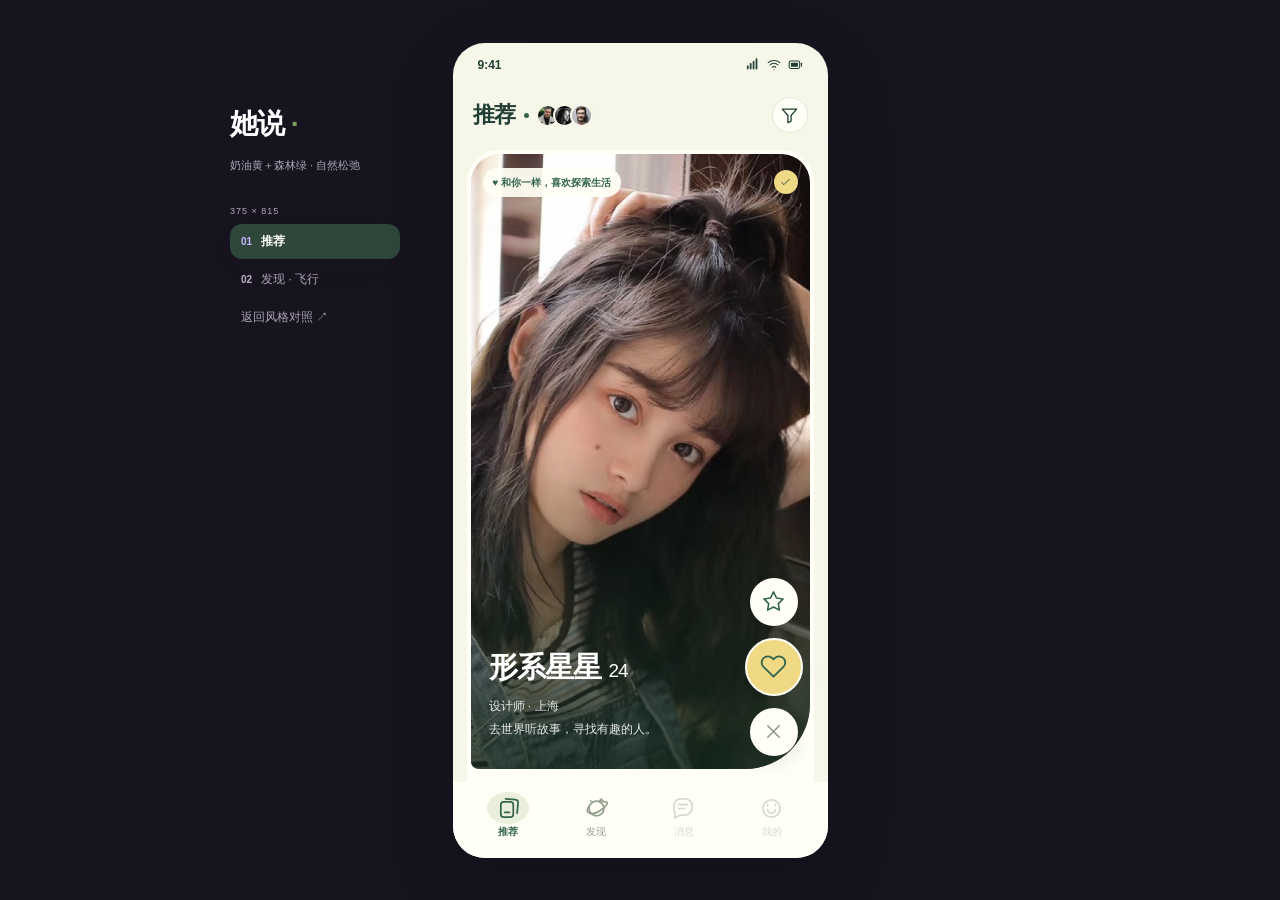
<file: forest/index.html>
<!doctype html>
<html lang="zh-CN">
<head>
<meta charset="utf-8"><meta name="viewport" content="width=device-width, initial-scale=1, viewport-fit=cover"><meta name="theme-color" content="#f6f4fb"><meta name="description" content="她说：让相遇轻一点，让心动近一点。七个移动端页面交互原型。"><title>她说 · 奶油森林 · 推荐</title>
<style>
:root{--ink:#1d1638;--ink-2:#4a4363;--sub:#9a95ad;--line:#efedf5;--brand:#7b5cf5;--pink:#ff5c9a;--lemon:#eaff6e;--soft:#f6f4fb;--grad:linear-gradient(120deg,#7b5cf5 0%,#b45cf0 45%,#ff5c9a 100%);--number:"SF Pro Display","Helvetica Neue","Avenir Next",sans-serif;--shadow:0 10px 30px rgba(29,22,56,.06)}
*{box-sizing:border-box}[hidden]{display:none!important}html{scroll-behavior:smooth}body{margin:0;background:#17141f;color:var(--ink);font-family:-apple-system,BlinkMacSystemFont,"PingFang SC",sans-serif;-webkit-font-smoothing:antialiased}button,a,input,textarea,select{-webkit-tap-highlight-color:transparent}button,input,textarea,select{font:inherit}button,a{touch-action:manipulation}button{cursor:pointer;color:inherit}button{border:0;background:none;padding:0}a{color:inherit;text-decoration:none}button:focus-visible,a:focus-visible,summary:focus-visible{outline:3px solid #bdaaff;outline-offset:4px}input:focus,textarea:focus,select:focus{outline:2px solid #cabbff;outline-offset:2px}svg{display:block}.icon{width:22px;height:22px;fill:none;stroke:currentColor;stroke-width:1.7;stroke-linecap:round;stroke-linejoin:round;flex-shrink:0}.phone{position:relative;width:100%;max-width:375px;min-height:100dvh;margin:auto;background:radial-gradient(ellipse at 0 0,#e9dfff99,transparent 360px),radial-gradient(ellipse at 100% 2%,#ffe0eb80,transparent 340px),radial-gradient(ellipse at 0 260px,#f3ffca59,transparent 240px),var(--soft);padding-bottom:100px;overflow:clip}.statusbar{display:flex;justify-content:space-between;padding:17px 25px 12px;align-items:center;font:700 12px var(--number)}.status-icons{display:flex;align-items:center;gap:5px}.status-icons .icon{width:16px;height:14px;stroke-width:1.8}.topbar{min-height:64px;display:flex;align-items:center;justify-content:space-between;padding:7px 20px 13px;gap:12px}.top-title{font-size:19px;font-weight:800;display:flex;gap:9px;align-items:center}.top-title .dot{width:5px;height:5px;background:var(--pink);border-radius:50%}.icon-button{display:grid;place-items:center;flex:0 0 36px;width:36px;height:36px;background:#ffffffb3;border:1px solid white;border-radius:12px}.icon-button .icon{width:19px;height:19px}.avatar-stack{display:flex;margin-left:4px}.avatar-stack .photo{width:23px;height:23px;border:2px solid white;border-radius:50%;margin-left:-6px}.photo{display:block;overflow:hidden;flex-shrink:0;background:#eee8f6}.photo>svg{width:100%;height:100%}.section{margin:0 20px 16px;background:#fff;border-radius:24px;padding:20px 18px;box-shadow:var(--shadow)}.section.flush{padding:0;overflow:hidden}.small-title{font-size:13px;font-weight:700;margin:0}.section-title{font-size:19px;line-height:1.4;font-weight:800;margin:0}.body-text{font-size:14px;line-height:1.8;color:var(--ink-2);margin:0}.muted{color:var(--sub)}.subtext{font-size:12px;line-height:1.7;color:var(--sub);margin:5px 0 0}.tiny{font-size:11px;color:var(--sub);line-height:1.6}.row{display:flex;align-items:center;gap:10px}.between{display:flex;align-items:center;justify-content:space-between;gap:10px}.vstack{display:flex;flex-direction:column;gap:8px}.grow{flex:1;min-width:0}.pill{display:inline-flex;align-items:center;gap:5px;font-size:11px;line-height:1.5;border-radius:20px;padding:5px 9px;background:#f0eaff;color:var(--brand);white-space:nowrap}.pill.pink{color:#dc508c;background:#fff0f6}.pill.lemon{background:var(--lemon);color:var(--ink);font-weight:700}.pill .icon{width:12px;height:12px}.white-pill{color:white;background:#ffffff30;border:1px solid #ffffff55;backdrop-filter:blur(12px)}.sticker{display:inline-block;transform:rotate(-3deg);padding:8px 11px;background:var(--lemon);border-radius:12px;font-size:14px;font-weight:800;box-shadow:2px 3px 0 var(--ink)}.sticker b{color:var(--brand);margin-right:4px}.grad-text{background:var(--grad);background-clip:text;-webkit-background-clip:text;color:transparent}.primary{display:flex;align-items:center;justify-content:center;gap:8px;background:var(--ink);color:white;border-radius:28px;font-size:14px;font-weight:700;padding:14px 18px;min-height:48px;width:100%}.primary .icon{width:18px;height:18px}.secondary{display:flex;align-items:center;justify-content:center;gap:6px;border-radius:24px;background:var(--soft);padding:11px 15px;font-size:12px;font-weight:700;min-height:40px}.secondary.purple{color:var(--brand);background:#f0eaff}.text-action{font-size:12px;color:var(--brand);font-weight:700;display:inline-flex;align-items:center;gap:4px}.text-action .icon{width:14px;height:14px}.bottom-nav{position:fixed;bottom:0;left:50%;transform:translateX(-50%);width:min(100%,375px);z-index:20;display:flex;align-items:center;background:#fffffff2;backdrop-filter:blur(18px);border-top:1px solid #ffffff;box-shadow:0 10px 30px rgba(29,22,56,.06);padding:9px 12px max(14px,env(safe-area-inset-bottom));height:80px}.nav-item{position:relative;flex:1;display:flex;flex-direction:column;align-items:center;gap:5px;font-size:10px;color:var(--sub);padding:6px 8px}.nav-item .icon{width:23px;height:23px;stroke-width:1.8}.nav-item.active{color:var(--brand);font-weight:700}.nav-item.active:before{content:"";position:absolute;width:43px;height:31px;top:1px;border-radius:12px;background:#efe8ff;z-index:-1}.nav-item .notification{position:absolute;right:24px;top:3px;width:5px;height:5px;background:var(--pink);border-radius:50%}.tabs{display:flex;gap:23px;align-items:center}.tab{position:relative;color:var(--sub);font-size:17px;font-weight:700;padding:9px 0 13px;white-space:nowrap}.tab.active{color:var(--ink);font-weight:800}.tab.active:after{content:"";position:absolute;bottom:4px;left:50%;transform:translateX(-50%);height:3px;width:15px;background:var(--brand);border-radius:5px}.intro-copy{padding:4px 20px 20px}.intro-copy h1{font-size:26px;line-height:1.5;letter-spacing:-.6px;margin:0;font-weight:800}.intro-copy p{font-size:12px;line-height:1.7;color:var(--sub);margin:8px 0 0}.num{font-family:var(--number);font-weight:900;letter-spacing:-1px}.section-heading{display:flex;gap:9px;align-items:center;margin-bottom:15px}.number{font:800 11px/24px var(--number);width:25px;height:24px;background:var(--ink);border-radius:7px;color:#fff;text-align:center}.section-heading h2{font-size:16px;font-weight:800;margin:0}.chips{display:flex;flex-wrap:wrap;gap:7px}.chip{font-size:11px;color:var(--ink-2);border:1px solid var(--line);border-radius:20px;padding:7px 10px;background:#fff}.chip.active{background:var(--ink);color:#fff;border-color:var(--ink)}.chips.filter{margin:0 20px 16px;flex-wrap:nowrap}.chips.filter .chip{flex:1;text-align:center;padding:8px 7px}.labeled-divider{height:1px;background:var(--line);margin:17px 0}.rail{display:none}.empty{padding:30px 14px;text-align:center;color:var(--sub);font-size:13px;line-height:1.8}.toast{position:fixed;bottom:100px;left:50%;transform:translateX(-50%);background:var(--ink);color:#fff;border-radius:22px;padding:12px 20px;font-size:12px;max-width:330px;z-index:100;box-shadow:var(--shadow)}
/* 推荐 */
.recommend-card{padding:3px;margin:0 20px 16px;border-radius:25px;background:linear-gradient(145deg,#fff 12%,#e0d5ff 45%,#ffe4ee 75%,#f4ffc6);box-shadow:0 16px 30px -14px rgba(123,92,245,.55)}.recommend-photo{position:relative;height:420px;border-radius:22px 22px 17px 17px;overflow:hidden}.recommend-photo>.photo{width:100%;height:100%}.recommend-photo:after{content:"";position:absolute;inset:48% 0 0;background:linear-gradient(transparent,rgba(29,22,56,.78));pointer-events:none}.photo-labels{position:absolute;top:14px;left:13px;right:13px;display:flex;align-items:center;justify-content:space-between;z-index:1}.photo-labels .pill{background:#ffffffd9;color:var(--brand);backdrop-filter:blur(12px);font-weight:700}.photo-labels .verified{display:grid;place-items:center;width:23px;height:23px;background:var(--lemon);color:var(--ink);border-radius:50%}.verified .icon{width:13px;height:13px}.recommend-info{position:absolute;left:18px;right:18px;bottom:18px;z-index:1;color:#fff}.recommend-info h1{font-size:25px;line-height:1.4;margin:0 0 7px;font-weight:800;letter-spacing:-.5px}.recommend-info h1 small{font:700 20px var(--number);margin-left:8px}.recommend-info p{font-size:12px;line-height:1.8;margin:0;color:#ffffffe0}.recommend-actions{padding:14px 22px 15px;background:#fff;border-radius:0 0 22px 22px;display:flex;justify-content:center;align-items:center;gap:18px}.round-action{width:46px;height:46px;display:grid;place-items:center;border-radius:50%;background:var(--soft);color:var(--sub)}.round-action.heart{width:56px;height:56px;background:#fff0f6;color:var(--pink)}.round-action.heart .icon{width:27px;height:27px}.round-action.like{background:#f0eaff;color:var(--brand)}.round-action[aria-pressed=true]{background:var(--pink);color:#fff}.facts{display:grid;grid-template-columns:repeat(2,1fr);gap:8px}.fact{background:var(--soft);border-radius:14px;padding:13px 12px}.fact label{display:block;color:var(--sub);font-size:10px;margin-bottom:6px}.fact strong{font-size:13px;font-weight:700}.tags-block{margin-top:16px}.prompt-line{margin-top:14px;padding:14px;border-radius:15px;background:#f8f5ff}.prompt-line small{font-size:10px;color:var(--sub)}.prompt-line p{font-size:13px;line-height:1.8;color:var(--ink-2);margin:6px 0 0}.wish{padding:14px 0;border-bottom:1px solid var(--line);font-size:13px;color:var(--ink-2);display:flex;gap:9px;line-height:1.8}.wish:last-child{border:0;padding-bottom:0}.wish>span{color:var(--brand)}
/* 飞行 */
.flight-intro{padding-top:8px}.flight-intro .sticker{font-size:12px;padding:7px 10px;margin-bottom:17px}.flight-stage{position:relative;height:330px;margin:0 20px 18px;border-radius:26px;overflow:hidden;background:radial-gradient(at 50% 35%,#fff8,transparent 60%),linear-gradient(135deg,#eeebff,#f9f0f8 65%,#f2f7e6)}.flight-map{position:absolute;inset:0;width:100%;height:100%;opacity:.8}.flight-stage:after{content:"";position:absolute;inset:0;background:linear-gradient(transparent 70%,#f5f0fb);pointer-events:none}.map-caption{position:absolute;bottom:12px;left:15px;font-size:9px;letter-spacing:1px;color:#b3a6c8;z-index:1}.orbit{position:absolute;width:220px;height:220px;border-radius:50%;border:1px solid #fff;left:50%;top:50%;transform:translate(-50%,-50%)}.orbit.two{width:150px;height:150px;border:1px dashed #c5b6ec}.orbit.three{width:280px;height:280px;border-color:#ffffff7d}.plane-center{position:absolute;left:50%;top:50%;transform:translate(-50%,-50%) rotate(-9deg);width:66px;height:66px;border-radius:22px;background:white;box-shadow:var(--shadow);display:grid;place-items:center;color:var(--brand);z-index:2}.plane-center .icon{width:32px;height:32px;stroke-width:1.5}.map-person{position:absolute;z-index:3;display:flex;align-items:center;gap:6px;background:#ffffffe6;border:2px solid #fff;border-radius:30px;padding:3px 10px 3px 3px;box-shadow:var(--shadow)}.map-person .photo{width:35px;height:35px;border-radius:50%}.map-person span{font-size:10px;color:var(--ink-2)}.map-person.one{top:42px;left:29px;transform:rotate(-5deg)}.map-person.two{right:16px;top:128px;transform:rotate(4deg)}.map-person.three{left:25px;bottom:45px;transform:rotate(-3deg)}.cloud{position:absolute;width:75px;height:26px;border-radius:50%;background:#ffffff70;filter:blur(8px)}.flight-invite{padding:20px}.flight-invite .route{display:flex;align-items:center;justify-content:space-between;margin-bottom:17px}.route small{display:block;font-size:10px;color:var(--sub);margin-bottom:6px}.route strong{font-size:14px;font-weight:700}.route>.icon{color:#b6a2e1;width:29px;height:29px}.flight-note{text-align:center;font-size:10px;color:var(--sub);margin-top:11px}.flight-stage.flying .orbit{animation:radar 1.6s infinite}.flight-stage.flying .plane-center{animation:float 1s infinite alternate}.inline-icon{background:#f1ecff;border-radius:13px;width:40px;height:40px;display:grid;place-items:center;color:var(--brand);flex-shrink:0}.inline-icon .icon{width:21px;height:21px}
/* 搭子与动态 */
.mini-filter{margin:0 20px 20px;display:flex;align-items:center;justify-content:space-between}.segmented{background:#eae5f2;padding:3px;display:flex;gap:2px;border-radius:11px}.segmented button{font-size:11px;color:var(--sub);padding:6px 13px;border-radius:8px}.segmented button.active{background:white;color:var(--ink);font-weight:700}.post-header{display:flex;align-items:center;gap:9px}.avatar{width:36px;height:36px;border-radius:12px}.post-header strong{display:block;font-size:13px;line-height:1.5;font-weight:700}.post-header small{font-size:10px;color:var(--sub);line-height:1.6}.more{color:var(--sub);padding:7px;letter-spacing:2px;font-size:15px}.post-title{font-size:15px;line-height:1.7;font-weight:800;margin:17px 0 8px;letter-spacing:-.1px}.post-copy{font-size:13px;line-height:1.8;color:var(--ink-2);margin:0 0 13px}.post-visual{width:100%;height:231px;border-radius:17px;overflow:hidden;position:relative;background:#eee}.post-visual>.photo{height:100%;width:100%}.post-visual .pill{position:absolute;left:11px;top:11px;background:#ffffffde;color:var(--ink-2);font-size:10px;backdrop-filter:blur(10px)}.post-meta{display:flex;align-items:center;gap:6px;margin-top:13px;font-size:10px;color:var(--sub)}.post-meta .icon{width:12px;height:12px}.post-actions{display:flex;align-items:center;gap:13px;margin-top:15px;padding-top:13px;border-top:1px solid var(--line)}.post-actions .location{font-size:10px;color:var(--sub);display:flex;align-items:center;gap:4px;margin-right:auto}.post-actions .icon{width:18px;height:18px}.post-actions button{display:flex;align-items:center;gap:4px;color:var(--sub);font-size:11px;min-height:27px}.post-actions button[aria-pressed=true]{color:var(--pink)}.post-actions .contact{color:var(--brand);background:#f0eaff;padding:7px 11px;border-radius:18px;font-size:11px}.floating-add{position:fixed;bottom:97px;margin-left:299px;width:46px;height:46px;z-index:15;background:var(--ink);color:white;border-radius:17px;box-shadow:var(--shadow);display:grid;place-items:center}.floating-add .icon{width:23px;height:23px}.quote-visual{height:150px;border-radius:17px;position:relative;overflow:hidden;padding:22px;background:linear-gradient(135deg,#f2edff,#fff3f7)}.quote-visual .quote{font:900 55px/.8 Georgia,serif;color:#d6c5fb}.quote-visual p{font-size:18px;font-weight:700;line-height:1.8;margin:5px 0;color:var(--ink)}.quote-visual .small-star{position:absolute;right:22px;bottom:20px;color:var(--pink);font-size:24px}.moment-photo{height:338px}.moment-body .post-copy{margin:15px 0 13px}.moment-header{padding:0 0 6px}.moment-caption{font-size:12px;line-height:1.8;color:var(--ink-2);margin:15px 0 0}.comment-box{padding:10px 12px;background:var(--soft);border-radius:12px;margin-top:9px;font-size:12px;line-height:1.7;color:var(--ink-2)}.comment-box strong{color:var(--brand)}
/* 盲盒局 */
.eyebrow{font-size:11px;font-weight:700;color:var(--brand);letter-spacing:1px;margin:0 0 9px}.event-enrolled{position:relative;margin-top:9px}.event-enrolled .sticker{position:absolute;right:13px;top:-11px;font-size:12px;padding:7px 10px;transform:rotate(4deg)}.event-heading{display:flex;gap:12px;align-items:center}.event-icon{display:grid;place-items:center;width:49px;height:53px;flex-shrink:0;border-radius:16px;background:#f3ecff;color:var(--brand)}.event-icon.pink{color:var(--pink);background:#fff0f6}.event-icon .icon{width:27px;height:27px;stroke-width:1.5}.event-date{font-size:11px;color:var(--sub);margin-bottom:5px}.event-name{font-size:17px;font-weight:800;line-height:1.5;margin:0}.event-location{font-size:12px;color:var(--ink-2);line-height:1.7;margin:14px 0 11px}.event-members{display:flex;align-items:center;gap:9px}.event-members .avatar-stack .photo{height:24px;width:24px}.event-members small{font-size:10px;color:var(--sub)}.event-enrolled .primary{margin-top:18px}.event-detail{font-size:11px;line-height:1.8;color:var(--sub);margin:13px 0 0}.event-card .between{margin-top:16px}.event-card .secondary{padding:8px 15px;min-height:34px}.event-card .pill{font-size:10px}.event-preview{display:flex;gap:8px;margin:17px 0 0}.event-preview span{display:inline-block;font-size:10px;background:var(--soft);border-radius:7px;padding:6px 7px;color:var(--sub)}.block-label{margin:24px 20px 16px}.block-label h2{font-size:16px;margin:0;font-weight:800}.city-button{font-size:11px;display:flex;align-items:center;gap:4px;background:white;border-radius:20px;padding:8px 10px}.city-button .icon{width:13px;height:13px}
/* 消息 */
.answer-section{padding-bottom:18px}.answer-rail{display:flex;align-items:flex-start;overflow-x:auto;gap:10px;padding-top:16px;scrollbar-width:none}.answer-tile{display:flex;flex-direction:column;align-items:stretch;width:83px;flex:0 0 83px;text-align:left}.answer-photo{display:block;position:relative;width:83px;height:89px;padding:0;border-radius:18px;overflow:hidden;background:var(--soft)}.answer-photo>.photo{width:100%;height:100%;border:0;border-radius:18px}.answer-tile strong{font-size:11px;display:block;text-align:center;margin-top:9px}.answer-tile small{display:block;font-size:9px;text-align:center;color:var(--sub);margin-top:5px}.answer-tile.wait .answer-photo{background:var(--soft);height:89px;display:grid;place-items:center;color:#ac9acb}.answer-tile.wait .icon{width:28px;height:28px}.answer-tile.wait small{font-size:9px}.likes-banner{display:flex;align-items:center;gap:10px;padding:16px 14px;margin:0 20px 20px;border-radius:20px;background:#fff1f6}.likes-art{position:relative;width:41px;height:41px;background:white;border-radius:14px;color:var(--pink);display:grid;place-items:center}.likes-art .icon{width:23px;height:23px;fill:#ff5c9a20}.likes-banner strong{font-size:13px;display:block}.likes-banner p{font-size:10px;line-height:1.7;color:#b08099;margin:4px 0 0}.likes-banner .text-action{font-size:11px;flex-shrink:0}.message-list{padding:0 15px 5px}.list-heading{padding:18px 3px 9px}.search-field{display:flex;gap:8px;align-items:center;padding:10px 11px;background:var(--soft);border-radius:12px;margin:10px 3px}.search-field .icon{width:16px;height:16px;color:var(--sub)}.search-field input{min-width:0;width:100%;border:0;background:none;font-size:12px;color:var(--ink)}.message-row{display:flex;align-items:center;gap:11px;text-align:left;width:100%;padding:14px 3px;border-bottom:1px solid var(--line)}.message-row:last-child{border-bottom:0}.message-row>.photo{width:45px;height:45px;border-radius:15px}.message-row strong{font-size:14px;font-weight:700;display:flex;align-items:center;gap:6px}.message-row .official{font-size:9px;padding:1px 4px;border:1px solid #d6caeb;border-radius:4px;color:var(--brand);font-weight:400}.message-row p{font-size:11px;color:var(--sub);margin:7px 0 0;text-overflow:ellipsis;white-space:nowrap;overflow:hidden;line-height:1.6}.message-time{align-self:flex-start;font-size:9px;color:#b5aec3;padding-top:3px;min-width:32px;text-align:right}.message-time .unread{display:block;width:6px;height:6px;background:var(--pink);border-radius:50%;margin:12px 3px 0 auto}.official-avatar{width:45px;height:45px;border-radius:15px;display:grid;place-items:center;color:var(--brand);background:#f0eaff;font-size:25px;flex-shrink:0}.message-search-actions{display:flex;gap:12px;color:var(--sub)}.message-search-actions .icon{width:16px;height:16px}
/* 我的 */
.profile-top{position:relative;text-align:center;padding:11px 20px 27px}.profile-picture{position:relative;width:112px;height:112px;margin:0 auto 20px}.profile-picture .photo{position:absolute;inset:8px;width:96px;height:96px;border-radius:50%;border:3px solid white}.profile-ring{position:absolute;inset:0;width:112px;height:112px;transform:rotate(-90deg)}.profile-complete{position:absolute;left:50%;bottom:-5px;transform:translateX(-50%);font:700 10px var(--number);padding:5px 9px;border-radius:15px;background:var(--lemon);white-space:nowrap;border:2px solid #f6f4fb}.profile-top h1{font-size:22px;font-weight:800;letter-spacing:-.4px;margin:0;line-height:1.5}.profile-top .subtext{margin-top:7px;font-size:11px}.profile-edit{display:flex;justify-content:center;gap:9px;margin-top:17px}.profile-edit .secondary{background:white;font-size:11px;min-height:34px;padding:9px 15px}.profile-edit .icon{width:13px;height:13px;color:var(--brand)}.profile-stats{display:flex;justify-content:space-around;padding:18px 3px}.profile-stats button{flex:1;border-right:1px solid var(--line)}.profile-stats button:last-child{border:0}.profile-stats strong{display:block;font:900 25px/1.2 var(--number);letter-spacing:-.8px}.profile-stats span{display:block;font-size:10px;color:var(--sub);margin-top:7px}.membership{padding:20px;background:linear-gradient(125deg,#efe8ff,#fff1f6);border-radius:19px;position:relative}.membership h2{font-size:17px;font-weight:800;line-height:1.5;margin:0 0 7px}.membership p{font-size:11px;color:#9785b2;margin:0;line-height:1.7}.membership .text-action{margin-top:14px;color:var(--ink);font-size:11px}.membership .corner-heart{position:absolute;right:16px;bottom:18px;font-size:37px;color:#e9c4e0;transform:rotate(10deg)}.weekly{position:relative;display:flex;align-items:center;gap:17px}.weekly-score{font:900 52px/1 var(--number);letter-spacing:-3px}.weekly strong{font-size:14px;display:block}.weekly p{font-size:11px;line-height:1.8;color:var(--sub);margin:5px 0}.weekly .text-action{font-size:11px;margin-top:6px}.menu-row{padding:14px 0;display:flex;align-items:center;gap:10px;width:100%;border-bottom:1px solid var(--line);text-align:left}.menu-row:last-child{border:0;padding-bottom:2px}.menu-row:first-child{padding-top:2px}.menu-row>.icon{width:17px;height:17px;color:var(--brand)}.menu-row strong{font-size:13px;font-weight:600}.menu-row small{margin-left:auto;color:var(--sub);font-size:10px}.menu-row .chevron{width:14px;height:14px;color:#c1b8ce;margin-left:auto}.menu-row small+.chevron{margin-left:0}.publish-prompt{display:flex;gap:12px;align-items:center}.publish-prompt p{font-size:11px;color:var(--sub);line-height:1.8;margin:5px 0 0}.publish-prompt .secondary{font-size:11px;white-space:nowrap}.setting-link .icon{color:var(--sub)}
/* 弹层 */
.dialog{border:0;padding:0;border-radius:26px 26px 0 0;width:min(100%,375px);max-width:375px;max-height:85dvh;margin:auto auto 0;background:#fff;color:var(--ink);box-shadow:var(--shadow);overflow-x:hidden}.dialog::backdrop{background:#1d16384d;backdrop-filter:blur(4px)}.sheet-handle{width:32px;height:4px;border-radius:4px;background:var(--line);margin:10px auto 8px}.sheet-head{display:flex;justify-content:space-between;align-items:center;padding:10px 22px 16px}.sheet-head h2{font-size:19px;font-weight:800;margin:0}.sheet-head button{width:27px;height:27px;background:var(--soft);border-radius:50%;display:grid;place-items:center}.sheet-head .icon{width:15px;height:15px;color:var(--sub)}.sheet-body{padding:0 22px 27px}.sheet-body p{font-size:13px;line-height:1.8;color:var(--ink-2)}.sheet-body h3{font-size:15px;margin:17px 0 9px}.sheet-body .primary{margin-top:20px}.field{display:block;margin-top:15px;font-size:12px;font-weight:700}.field input,.field select,.field textarea{display:block;width:100%;border:1px solid var(--line);border-radius:12px;padding:12px;font-size:13px;font-weight:400;margin-top:8px;background:var(--soft);color:var(--ink)}.field textarea{resize:vertical;min-height:100px;line-height:1.7}.sheet-profile{display:flex;gap:13px;align-items:center;padding:7px 0 17px}.sheet-profile .photo{width:66px;height:80px;border-radius:17px}.sheet-profile strong{font-size:18px}.sheet-profile .subtext{font-size:11px}.seat{padding:25px;text-align:center;background:#f4efff;border-radius:20px}.seat strong{display:block;color:var(--brand);font:900 47px var(--number);letter-spacing:-2px;margin:9px 0}.locked-preview{position:relative;background:var(--soft);border-radius:17px;overflow:hidden;padding:17px;margin:17px 0}.locked-preview .blur-content{filter:blur(5px);user-select:none;pointer-events:none}.unlock-strip{position:absolute;inset:0;display:flex;align-items:flex-end;justify-content:center;padding:17px;background:linear-gradient(transparent,#fbf9ffeb 65%);font-size:12px;font-weight:700;color:var(--brand)}.chat-messages{display:flex;flex-direction:column;gap:12px;max-height:42dvh;min-height:120px;overflow-y:auto;padding:10px 0 17px}.chat-bubble{align-self:flex-start;max-width:90%;background:var(--soft);padding:11px 14px;border-radius:4px 16px 16px 16px;font-size:13px;line-height:1.8}.chat-bubble.me{align-self:flex-end;background:#efe7ff;color:var(--brand);border-radius:16px 4px 16px 16px}.compose-row{display:flex;gap:8px;border-top:1px solid var(--line);padding-top:15px}.compose-row input{min-width:0;flex:1;border:1px solid var(--line);background:var(--soft);border-radius:20px;padding:10px 13px;font-size:12px}.compose-row button{background:var(--ink);color:white;border-radius:20px;padding:10px 15px;font-size:12px}.event-sheet-facts{display:grid;gap:9px;background:var(--soft);padding:15px;border-radius:15px;margin:15px 0}.event-sheet-facts span{font-size:12px;color:var(--ink-2);line-height:1.7}.checkline{display:flex;align-items:center;gap:8px;margin-top:14px;font-size:12px;color:var(--ink-2)}.checkline input{accent-color:var(--brand);width:16px;height:16px}.button-row{display:flex;gap:8px}.button-row>*{flex:1}.dialog .photo{isolation:isolate}.demo-caption{text-align:center;font-size:10px;color:#b5adc5;margin-top:19px}.reveal{animation:reveal .3s ease both}@keyframes reveal{from{opacity:.4;transform:translateY(5px)}to{opacity:1;transform:translateY(0)}}@keyframes float{to{transform:translate(-50%,-60%) rotate(-2deg)}}@keyframes radar{50%{opacity:.3;scale:1.06}}@media(min-width:950px){.rail{display:block;position:fixed;top:75px;left:calc(50% - 410px);width:170px}.rail-brand{font-size:28px;font-weight:800;letter-spacing:-1px;margin:0 0 12px}.rail-brand span{color:var(--pink)}.rail>p{font-size:11px;color:var(--sub);line-height:1.9;margin-bottom:30px}.rail small{display:block;font-size:9px;letter-spacing:1px;color:#b2a8c1;margin:18px 0 8px}.rail a{display:flex;align-items:center;gap:9px;padding:9px 11px;border-radius:12px;font-size:12px;color:var(--sub);margin:3px 0}.rail a span{font:700 10px var(--number);color:#b6aec5}.rail a.active{background:#fff;color:var(--ink);font-weight:700;box-shadow:var(--shadow)}.rail a.active span{color:var(--brand)}.rail .rail-note{font-size:10px;margin-top:30px;line-height:1.9;color:#aaa0ba}.phone{margin-top:28px;margin-bottom:28px;min-height:calc(100dvh - 56px);border-radius:30px;box-shadow:var(--shadow)}.bottom-nav{bottom:12px;border-radius:23px;width:351px;height:74px;padding:7px 6px 10px}.floating-add{bottom:103px}.dialog{margin:auto;border-radius:26px;max-height:85dvh}.toast{bottom:106px}}
@media(max-width:374px){.tabs{gap:18px}.tab{font-size:16px}.photo-labels .pill{font-size:10px}.recommend-info h1{font-size:23px}.intro-copy h1{font-size:24px}.floating-add{margin-left:calc(100% - 76px)}.profile-top h1{font-size:20px}.event-preview{gap:5px}.event-preview span{font-size:9px}}@media(prefers-reduced-motion:reduce){html{scroll-behavior:auto}*,*:before,*:after{animation:none!important;transition:none!important}}
@media(min-width:950px){.rail{color:#f7f3fc}.rail a.active{background:#30283e;color:#fff}.rail a.active span{color:#c7b6ff}}

#screen[data-page="flight"] .flight-intro{flex:0 0 auto;padding:8px 20px 18px}
#screen[data-page="flight"] .flight-intro .sticker{font-size:14px;line-height:1.5;padding:7px 11px;margin-bottom:17px}
#screen[data-page="flight"] .flight-intro h1{font-size:30px;line-height:1.45;letter-spacing:-.7px;font-weight:800}
/* Fixed demo frame; only #screen scrolls. */
#toast-region{position:fixed;inset:0;pointer-events:none;z-index:100}.toast{top:calc(50% + 277px);bottom:auto}
body{min-height:100dvh;display:grid;place-items:center;padding:24px 0}
.phone{display:flex;flex-direction:column;flex:none;width:375px;max-width:100%;height:815px;min-height:0;margin:0;padding:0;border-radius:28px;overflow:hidden;box-shadow:var(--shadow)}
.statusbar{height:42px;flex:0 0 42px;padding:13px 25px 10px}
#screen{flex:1;min-height:0;overflow-x:hidden;overflow-y:auto;overscroll-behavior:contain;scrollbar-width:none;padding-bottom:4px;scroll-behavior:smooth}
#screen::-webkit-scrollbar{display:none}
.topbar{position:sticky;top:0;z-index:8;height:62px;min-height:62px;flex-shrink:0;padding:7px 20px 11px;background:#f6f4fbeb;backdrop-filter:blur(16px)}
.section{border-radius:22px;margin-bottom:14px}.top-title{font-size:19px}.tab{font-size:17px}
.bottom-nav{position:relative;bottom:auto;left:auto;transform:none;width:100%;height:76px;flex:0 0 76px;border-radius:0;padding:8px 12px 12px;background:#fffffff5;box-shadow:none;border-top:1px solid var(--line)}
.floating-layer{position:absolute;inset:0;z-index:15;pointer-events:none}.floating-layer>*{pointer-events:auto}
.recommend-card{padding:0;margin:0 16px 16px;background:#fff;border:1px solid white;border-radius:24px;overflow:hidden;box-shadow:var(--shadow)}
.recommend-photo{height:618px;border-radius:23px 23px 0 0}.recommend-info{left:20px;right:86px;bottom:24px}.recommend-info h1{font-size:26px}.recommend-info p{font-size:12px}
.recommend-actions{position:absolute;right:25px;bottom:102px;width:58px;padding:0;display:flex;flex-direction:column;align-items:center;gap:11px;background:none;border-radius:0}
.round-action{width:50px;height:50px;border:2px solid #ffffffd9;box-shadow:var(--shadow)}.round-action .icon{width:23px;height:23px}.round-action.super{background:var(--brand);color:white}.round-action.heart{width:58px;height:58px;background:var(--pink);color:white}.round-action.dismiss{background:#ffffffed;color:#7e7492}.round-action.super[aria-pressed=true]{background:#5b3ad3}.round-action[aria-pressed=true] .icon{fill:currentColor}
.recommend-details{padding:24px 84px 28px 20px}.profile-chapter+.profile-chapter{margin-top:25px;padding-top:24px;border-top:1px solid var(--line)}.profile-chapter h2{margin:0 0 14px;font-size:16px;font-weight:800;line-height:1.5}.recommend-details .facts{display:flex;flex-direction:column;gap:0}.recommend-details .fact{display:flex;align-items:baseline;justify-content:space-between;gap:10px;padding:11px 0;border-bottom:1px solid var(--line);border-radius:0;background:none}.recommend-details .fact:last-child{border:0}.recommend-details .fact label{flex-shrink:0;font-size:10px;margin:0}.recommend-details .fact strong{font-size:12px;line-height:1.7;text-align:right;font-weight:600}.recommend-details .chip{background:var(--soft);border:0;font-size:10px;padding:7px 9px}.recommend-details .prompt-line{background:none;padding:0;border-radius:0;margin-top:18px}.recommend-details .prompt-line p{font-size:13px}.recommend-details .wish{font-size:13px}
#screen[data-page="flight"]{display:flex;flex-direction:column;overflow:hidden;padding-bottom:16px}
#screen[data-page="flight"] .flight-stage{flex:1;min-height:0;height:auto;margin:0 20px 14px;border-radius:24px}
#screen[data-page="flight"] .flight-invite{flex:0 0 auto;margin:0 20px;padding:18px;border-radius:22px}
#screen[data-page="flight"] .route{margin-bottom:16px}.route strong{font-size:13px}
.flight-stage .map-person.one{top:17%;left:22px}.flight-stage .map-person.two{top:43%;right:14px}.flight-stage .map-person.three{bottom:15%;left:24px}
.flight-stage .orbit.three{width:290px;height:290px}.flight-stage .orbit{width:220px;height:220px}
.floating-add{position:absolute;right:22px;bottom:96px;left:auto;margin:0;width:46px;height:46px;border-radius:16px;background:var(--brand)}
.mini-filter{margin-bottom:14px}.chips.filter{margin-bottom:14px}.event-enrolled{margin-top:10px}.block-label{margin-top:22px}.profile-top{padding-top:12px}.profile-top h1{font-size:21px}
.dialog{width:375px;max-width:100%;max-height:min(735px,90dvh)}
@media(min-width:950px){.phone{margin:0;min-height:0}.bottom-nav{bottom:auto;width:100%;height:76px;border-radius:0}.floating-add{bottom:96px}.rail{top:calc(50% - 345px)}}
@media(max-width:599px){.toast{top:auto;bottom:96px}body{padding:0}.phone{width:min(375px,100vw);height:min(815px,100dvh);border-radius:0}}


/* Shared geometry for two-screen visual studies. */
.phone{box-shadow:0 22px 70px #0003}.nav-item.preview-disabled{opacity:.38}.nav-item.preview-disabled .notification{display:none}.rail .rail-brand{color:#fff}.rail>p{color:#aba6b6}.rail a{color:#a8a2b2}.rail a.active{color:#fff}.dialog .primary{background:var(--brand)}.dialog .pill,.dialog .secondary.purple{background:var(--tint);color:var(--brand)}.field input,.field select,.field textarea,.chat-bubble{background:var(--soft)}.chat-bubble.me{background:var(--tint);color:var(--brand)}.compose-row button{background:var(--brand)}.dialog{background:var(--paper);border-radius:24px}.sheet-head button{background:var(--soft)}.recommend-card{background:var(--paper);box-shadow:none}.recommend-details{padding-right:84px}.recommend-details .chip{background:var(--tint);color:var(--brand)}.recommend-details .fact,.profile-chapter+.profile-chapter,.wish{border-color:var(--line)}.recommend-photo:after{background:linear-gradient(transparent,rgba(18,28,26,.72))}.recommend-info h1 small{font-family:var(--number)}.photo-labels .pill{background:var(--paper);color:var(--brand);backdrop-filter:none}.photo-labels .verified{background:var(--accent);color:var(--ink)}.bottom-nav{background:var(--paper);border-top:1px solid var(--line);backdrop-filter:none}.nav-item.active:before{background:var(--tint)}.nav-item.active{color:var(--brand)}.nav-item .notification{background:var(--brand)}.topbar{background:var(--soft);backdrop-filter:none}.icon-button{background:var(--paper);border-color:var(--line)}.top-title .dot{background:var(--brand)}.tab{color:var(--sub)}.tab.active{color:var(--brand)}.tab.active:after{background:var(--brand)}.primary{background:var(--brand)}.sticker b{color:var(--brand)}.flight-stage:after{display:none}.cloud{display:none}.flight-map circle{fill:var(--brand)}.map-person span{color:var(--ink-2)}.route>.icon{color:var(--brand)}.route small{color:var(--sub)}.flight-invite{box-shadow:none}.round-action{box-shadow:0 7px 20px #00000015}.round-action.super[aria-pressed=true],.round-action.heart[aria-pressed=true]{background:var(--ink);color:#fff}.recommend-actions{gap:12px}.profile-chapter h2{letter-spacing:-.3px}.demo-caption{color:var(--sub)}button:focus-visible,a:focus-visible{outline-color:var(--brand)}
@media(max-width:599px){.phone{border-radius:0}}

:root{--ink:#203e33;--ink-2:#536457;--sub:#8b998a;--line:#e4e8d8;--brand:#34654c;--pink:#7c9e5b;--lemon:#f0d984;--accent:#f0d984;--soft:#f6f6e9;--paper:#fffff7;--tint:#e9efdb;--grad:linear-gradient(120deg,#34654c,#7c9e5b);--shadow:0 10px 30px #203e330a}
.phone{background:var(--soft);border-radius:32px}.statusbar{color:var(--ink)}.top-title{font-size:22px;letter-spacing:-.7px;font-weight:800}.icon-button{border-radius:50%}.icon{stroke-width:1.65}.avatar-stack .photo{border-color:var(--soft)}.topbar{height:65px;min-height:65px}.recommend-card{margin:0 14px 16px;border:4px solid var(--paper);border-radius:32px 32px 20px 20px}.recommend-photo{height:615px;border-radius:28px 28px 65px 8px}.recommend-photo:after{background:linear-gradient(transparent,rgba(20,45,31,.77))}.photo-labels{top:14px;left:12px;right:12px}.photo-labels .pill{font-size:10px;font-weight:600;padding:7px 10px;background:#fffff5ed}.photo-labels .verified{width:24px;height:24px}.recommend-info{left:18px;bottom:28px}.recommend-info h1{font-size:29px;letter-spacing:-1px;font-weight:700}.recommend-info h1 small{font-size:19px;font-weight:500}.recommend-info p{line-height:1.9}.recommend-details{padding-top:25px}.recommend-details .chip{border-radius:18px}.round-action{border:2px solid var(--paper);border-radius:50%;width:48px;height:48px}.round-action.super{background:var(--paper);color:var(--brand)}.round-action.heart{background:var(--accent);color:var(--brand);width:58px;height:58px}.round-action.dismiss{background:var(--paper);color:var(--sub)}.recommend-actions{right:25px}.nav-item.active:before{border-radius:50%;width:42px;height:32px}.nav-item{font-size:10px;color:#94a08d}.bottom-nav{border-top:0}.sticker{border-radius:20px 20px 20px 4px;transform:rotate(-2deg);box-shadow:none;background:#e8edce;color:var(--brand);font-weight:600;border:1px solid #dde5bd}#screen[data-page="flight"] .flight-intro{padding-top:8px;padding-bottom:15px}#screen[data-page="flight"] .flight-intro .sticker{font-size:12px;padding:6px 11px;margin-bottom:14px}#screen[data-page="flight"] .flight-intro h1{font-size:31px;font-weight:700;line-height:1.4;letter-spacing:-1px}#screen[data-page="flight"] .flight-stage{margin:0 20px 13px;border-radius:90px 90px 35px 35px;background:radial-gradient(ellipse at 55% 30%,#faf7d5 0%,#e9eed8 70%);border:1px solid #e1e7cd}.flight-map{opacity:.7}.flight-map path:first-child{fill:#d7e2be;stroke:#fffff1;stroke-width:2}.flight-map path:nth-child(2){stroke:#f9fbe8;stroke-width:2}.flight-map path:nth-child(3){stroke:#7e9a6d;stroke-dasharray:2 6}.orbit{border:1px solid #adc39a;width:220px;height:180px}.orbit.two{width:160px;height:120px;border:1px solid #b8cda3}.orbit.three{border:1px solid #c5d5b2}.flight-stage .orbit.three{width:290px;height:245px}.plane-center{width:68px;height:68px;border-radius:50%;background:var(--brand);color:#fcf8d9;box-shadow:0 0 0 9px #ffffff50}.plane-center .icon{width:31px;height:31px}.map-person{border:3px solid var(--paper);box-shadow:0 5px 14px #34654c12;background:var(--paper);padding:3px 9px 3px 3px}.map-person .photo{width:30px;height:30px}.map-person span{font-size:9px}.flight-stage .map-person.one{left:23px;top:20%;transform:rotate(-6deg)}.flight-stage .map-person.two{right:12px;top:47%;transform:rotate(5deg)}.flight-stage .map-person.three{left:28px;bottom:12%;transform:rotate(-3deg)}#screen[data-page="flight"] .flight-invite{border-radius:25px;background:var(--paper);border:1px solid var(--line);padding:16px 18px}.route strong{font-weight:600}.primary{border-radius:25px;font-weight:600}.flight-invite .primary{background:var(--brand);color:#fffff7}.rail a.active{background:#2f463a}.dialog .sticker{background:#e9edce}.dialog .sheet-profile .photo{border-radius:50%}.dialog .primary{border-radius:25px}.dialog{border-radius:28px}.rail-brand{letter-spacing:-1px}

</style>
</head>
<body>
<aside class="rail" aria-label="全部页面"><h1 class="rail-brand">她说<span> ·</span></h1><p>奶油黄＋森林绿 · 自然松弛</p><small>375 × 815</small><div id="page-index"></div><a href="../directions.html">返回风格对照 ↗</a></aside>
<div class="phone"><div class="statusbar" aria-hidden="true"><span>9:41</span><div class="status-icons" id="status-icons"></div></div><main id="screen"></main><div id="floating-layer" class="floating-layer"></div><nav id="bottom-nav" class="bottom-nav" aria-label="主导航"></nav></div>
<dialog class="dialog" id="dialog" aria-labelledby="sheet-title"><div class="sheet-handle"></div><div class="sheet-head"><h2 id="sheet-title"></h2><button type="button" data-close aria-label="关闭弹层"></button></div><div class="sheet-body" id="sheet-body"></div></dialog><div id="toast-region" role="status" aria-live="polite"></div>
<script>
/* Source screenshots remain intact. SVG viewBoxes frame photo regions as page layout. */
const ASSETS = {"recommend":{"width":1500,"height":6928,"uri":"../assets/recommend.png"},"buddy":{"width":1125,"height":2436,"uri":"../assets/buddy.png"},"messages":{"width":1500,"height":3248,"uri":"../assets/messages.png"},"me":{"width":1500,"height":3248,"uri":"../assets/me.png"}};
const $=s=>document.querySelector(s),$$=s=>[...document.querySelectorAll(s)];
const paths={star:'<path d="m12 2 3.1 6.3 6.9 1-5 4.9 1.2 6.8-6.2-3.2L5.8 21 7 14.2 2 9.3l6.9-1Z"/>',heart:'<path d="M20.8 4.6a5.5 5.5 0 0 0-7.8 0L12 5.7l-1.1-1.1a5.5 5.5 0 0 0-7.8 7.8L12 21l8.8-8.6a5.5 5.5 0 0 0 0-7.8Z"/>',cards:'<rect x="4" y="5" width="13" height="16" rx="3"/><path d="m9 2 10 .7a3 3 0 0 1 3 3L21 17M8 16h5"/>',planet:'<circle cx="12" cy="12" r="7.7"/><path d="M4 10C-1 17 7 20 16 14s9-10 3-9M6 4l.2.2M17 2v3m-1.5-1.5h3"/>',chat:'<path d="M21 11a8 8 0 0 1-8 8H8l-5 3v-6a8 8 0 0 1-1-4V9a7 7 0 0 1 7-7h5a7 7 0 0 1 7 7Z"/><path d="M7 8h9M7 12h6"/>',smile:'<circle cx="12" cy="12" r="9"/><path d="M8 13a4 4 0 0 0 8 0M8 8v1M16 8v1"/>',filter:'<path d="M3 4h18l-7 8v7l-4 2v-9Z"/>',chevron:'<path d="m9 5 7 7-7 7"/>',down:'<path d="m6 9 6 6 6-6"/>',close:'<path d="m6 6 12 12M6 18 18 6"/>',plus:'<path d="M12 4v16M4 12h16"/>',plane:'<path d="m22 2-6.5 20-4.8-8.7L2 8.5Z"/><path d="m22 2-11.3 11.3"/>',clock:'<circle cx="12" cy="12" r="9"/><path d="M12 7v5l3 2"/>',pin:'<path d="M19 10c0 5-7 11-7 11S5 15 5 10a7 7 0 1 1 14 0Z"/><circle cx="12" cy="10" r="2.3"/>',check:'<path d="m5 12 4 4L19 6"/>',spark:'<path d="m12 2 2.5 7.5L22 12l-7.5 2.5L12 22l-2.5-7.5L2 12l7.5-2.5Z"/>',search:'<circle cx="10.5" cy="10.5" r="6.5"/><path d="m16 16 5 5"/>',sort:'<path d="M3 6h12M3 12h9M3 18h6M18 4v16m-3-3 3 3 3-3"/>',bell:'<path d="M18 8a6 6 0 0 0-12 0c0 7-3 7-3 9h18c0-2-3-2-3-9M10 21h4"/>',edit:'<path d="m15 4 5 5M4 20l5-1L21 7a2 2 0 0 0-5-5L4 14Z"/>',shield:'<path d="m12 2 8 3v6c0 6-8 11-8 11S4 17 4 11V5Z"/><path d="m8 11 3 3 5-6"/>',settings:'<path d="m9 3-1 3-3 1-2 4 2 2v4l4 2 3-1 3 1 4-2v-4l2-2-2-4-3-1-1-3Z"/><circle cx="12" cy="11" r="3"/>',bag:'<rect x="4" y="6" width="16" height="15" rx="3"/><path d="M8 6V4a4 4 0 0 1 8 0v2M8 11v1M16 11v1"/>',glass:'<path d="m3 4 9 10 9-10ZM12 14v7M7 21h10M7 8h10"/>',fork:'<path d="M5 2v7a3 3 0 0 0 6 0V2M8 2v20M19 2c-5 4-5 10 0 10V2Zm0 10v10"/>',bookmark:'<path d="M5 3h14v19l-7-5-7 5Z"/>',lock:'<rect x="5" y="10" width="14" height="12" rx="3"/><path d="M8 10V6a4 4 0 0 1 8 0v4M12 15v2"/>',sun:'<circle cx="12" cy="12" r="4"/><path d="M12 1v2M12 21v2M1 12h2M21 12h2M4 4l2 2M18 18l2 2M4 20l2-2M18 6l2-2"/>',wifi:'<path d="M2 8a15 15 0 0 1 20 0M5 12a10 10 0 0 1 14 0M9 16a4 4 0 0 1 6 0M12 20h.01"/>',battery:'<rect x="2" y="5" width="18" height="13" rx="3"/><path d="M23 9v5"/><rect x="5" y="8" width="12" height="7" rx="1" fill="currentColor" stroke="none"/>',signal:'<path d="M3 18v-4M8 18V10M13 18V6M18 18V2" stroke-width="3"/>',send:'<path d="m22 2-7 20-4-9-9-4Zm0 0L11 13"/>'};
function icon(name,cls=''){return `<svg class="icon ${cls}" viewBox="0 0 24 24" aria-hidden="true">${paths[name]||paths.spark}</svg>`}
function photo(key,cls='',label='人物示例照片'){const crops={xing:['recommend','510 520 920 1120'],xingFace:['recommend','760 850 520 520'],sea:['buddy','94 1081 457 541'],seaFace:['buddy','245 1140 220 220'],owner:['me','554 554 390 390'],alan:['buddy','92 474 102 102'],rain:['messages','90 1791 220 220'],dico:['messages','90 2108 220 220'],miki:['messages','90 2424 220 220'],jennie:['messages','90 2741 220 220']};let [source,box]=crops[key]||crops.owner,a=ASSETS[source];return `<span class="photo ${cls}"><svg viewBox="${box}" role="img" aria-label="${label}" preserveAspectRatio="xMidYMid slice"><image href="${a.uri}" width="${a.width}" height="${a.height}"/></svg></span>`}
function stack(){return `<span class="avatar-stack">${photo('alan')}${photo('dico')}${photo('miki')}</span>`}
function heading(num,title){return `<div class="section-heading"><span class="number">${num}</span><h2>${title}</h2></div>`}
function more(){return `<button class="more" data-action="more" aria-label="更多操作">···</button>`}
function intro(title,copy){return `<div class="intro-copy"><h1>${title}</h1><p>${copy}</p></div>`}
function topbar(main,action=''){return `<header class="topbar">${main}${action}</header>`}
function discoveryTabs(active){return topbar(`<div class="tabs" role="tablist" aria-label="发现"><a role="tab" aria-selected="${active==='flight'}" class="tab ${active==='flight'?'active':''}" href="#flight">飞行</a><a role="tab" aria-selected="${active==='buddies'}" class="tab ${active==='buddies'?'active':''}" href="#flight" data-action="preview-only">找搭子</a><a role="tab" aria-selected="${active==='events'}" class="tab ${active==='events'?'active':''}" href="#flight" data-action="preview-only">盲盒局</a></div>`,`<button class="icon-button" data-action="${active==='flight'?'history':active==='buddies'?'my-posts':'my-events'}" aria-label="${active==='flight'?'飞行记录':active==='buddies'?'我的搭子帖':'我的活动'}">${icon(active==='flight'?'clock':'bag')}</button>`)}
function messageTabs(active){return topbar(`<div class="tabs" role="tablist" aria-label="消息"><a role="tab" aria-selected="${active==='messages'}" class="tab ${active==='messages'?'active':''}" href="#messages">消息</a><a role="tab" aria-selected="${active==='moments'}" class="tab ${active==='moments'?'active':''}" href="#moments">动态</a></div>`,`<button class="icon-button" data-action="${active==='messages'?'notification':'publish-moment'}" aria-label="${active==='messages'?'通知设置':'发布动态'}">${icon(active==='messages'?'bell':'edit')}</button>`)}
function loadState(){try{return JSON.parse(localStorage.getItem('tashuo-prototype-v1-forest'))||{}}catch{return {}}}
const saved=loadState(),state={route:'recommend',buddyFilter:'全部',buddyScope:'推荐',liked:new Set(saved.liked||[]),eventJoined:new Set(saved.events||['wine']),checkedIn:!!saved.checkedIn,profile:{name:'卖女孩的小火柴',bio:'把平凡的日子，过得有点好玩。',...saved.profile},posts:saved.posts||[],moments:saved.moments||[],chats:saved.chats||{},comments:saved.comments||{},history:saved.history||[],answer:saved.answer||'',search:'',messageFilter:'全部'};
function persist(){try{localStorage.setItem('tashuo-prototype-v1-forest',JSON.stringify({liked:[...state.liked],events:[...state.eventJoined],checkedIn:state.checkedIn,profile:state.profile,posts:state.posts,moments:state.moments,chats:state.chats,comments:state.comments,history:state.history,answer:state.answer}))}catch{}}
function preference(index,fallback){try{return JSON.parse(localStorage.getItem('tashuo-preferences-forest'))?.[index]??fallback}catch{return fallback}}
const escapeHTML=x=>String(x).replace(/[&<>"']/g,c=>({'&':'&amp;','<':'&lt;','>':'&gt;','"':'&quot;',"'":'&#39;'}[c]));
const routes=[['recommend','推荐'],['flight','发现 · 飞行']];
function recommendation(){return topbar(`<div class="top-title">推荐<span class="dot"></span>${stack()}</div>`,`<button class="icon-button" data-action="filter" aria-label="筛选推荐">${icon('filter')}</button>`)+`<article class="recommend-card"><div class="recommend-photo">${photo('xing','','形系星星的示例照片')}<div class="photo-labels"><span class="pill">♥ 和你一样，喜欢探索生活</span><span class="verified" aria-label="已实名认证">${icon('check')}</span></div><div class="recommend-info"><h1>形系星星<small>24</small></h1><p>设计师 · 上海</p><p>去世界听故事，寻找有趣的人。</p></div></div><div class="recommend-details"><section class="profile-chapter"><h2>关于我</h2><div class="facts"><div class="fact"><label>生活坐标</label><strong>上海 · 来自石家庄</strong></div><div class="fact"><label>职业与学习</label><strong>设计师 · 本科</strong></div><div class="fact"><label>关于我</label><strong>天蝎座 · 160cm</strong></div><div class="fact"><label>期待的关系</label><strong>慢慢认识，认真相处</strong></div></div><div class="chips tags-block"><span class="chip">喜欢真诚的沟通</span><span class="chip">有健身习惯</span><span class="chip">偶尔小酌</span></div></section><section class="profile-chapter"><h2>生活里的小切片</h2><div class="prompt-line"><small>最近在做的一件事</small><p>长夜中，做自己的品牌。<br>也给日常留一点发呆的时间。</p></div><div class="prompt-line"><small>让我充电的方式</small><p>瑜伽、冥想，还有一杯好咖啡。</p></div></section><section class="profile-chapter"><h2>想一起完成的小事</h2><div class="wish"><span>✦</span>去苍古冲浪，也去湖边安静读书。</div><div class="wish"><span>✦</span>认识不同领域的人，交换有趣的故事。</div><div class="wish"><span>✦</span>拍一部关于自己生活的短纪录片。</div></section></div></article>`}
function renderFloating(){const liked=state.liked.has('xing'),superLiked=state.liked.has('super-xing');$('#floating-layer').innerHTML=state.route==='recommend'?`<div class="recommend-actions" role="group" aria-label="推荐操作"><button class="round-action super" data-action="super-like" aria-label="超喜欢" title="超喜欢" aria-pressed="${superLiked}">${icon('star')}</button><button class="round-action heart" data-action="like-profile" aria-label="喜欢" title="喜欢" aria-pressed="${liked}">${icon('heart')}</button><button class="round-action dismiss" data-action="next" aria-label="无感" title="无感">${icon('close')}</button></div>`:['buddies','moments'].includes(state.route)?`<button class="floating-add" data-action="${state.route==='buddies'?'publish-buddy':'publish-moment'}" aria-label="${state.route==='buddies'?'发布搭子邀请':'发布一条动态'}">${icon('plus')}</button>`:''}
function flight(){return discoveryTabs('flight')+`<div class="intro-copy flight-intro"><span class="sticker"><b>#</b>把相遇交给一点点偶然</span><h1>换个坐标，<br>遇见同频的 TA<span style="color:var(--pink)">。</span></h1></div><div class="flight-stage" id="flight-stage"><svg class="flight-map" viewBox="0 0 335 330" preserveAspectRatio="xMidYMid slice" aria-hidden="true"><path d="m-30 111 42-17 22 11 21-33 29 4 10-23 24 8 17-25 36 19 22 35 24-2 13 21 39-9 40 31-14 36 27 25-29 13 9 31-45 11-16 31-37-13-12 28-29-19-26 9-20-23-36-3-17-30-34-10Z" fill="#e0d8f3" stroke="white" stroke-width="1.4"/><path d="m50 104 19 33-9 34 31 19m3-114 26 44-10 35 35 30 13 48m-135-60 37-2 19 27-9 46m75-50 49-22 36 19 29-9m-32-73-12 45 15 23-8 34" fill="none" stroke="white" stroke-width="1"/><path d="M23 266Q120 285 173 141t154-41" fill="none" stroke="#bda9eb" stroke-width="1.3" stroke-dasharray="4 6"/><circle cx="173" cy="141" r="3" fill="#a891dc"/></svg><div class="orbit three"></div><div class="orbit"></div><div class="orbit two"></div><div class="cloud" style="left:30px;top:80px"></div><div class="cloud" style="right:12px;bottom:40px"></div><div class="plane-center">${icon('plane')}</div><div class="map-person one">${photo('rain')}<span>北京 · 喜欢散步</span></div><div class="map-person two">${photo('alan')}<span>杭州 · 也爱看展</span></div><div class="map-person three">${photo('jennie')}<span>成都 · 咖啡搭子</span></div></div><section class="section flight-invite"><div class="route"><div><small>从这里出发</small><strong>上海</strong></div>${icon('plane')}<div style="text-align:right"><small>下一站</small><strong>一点未知的惊喜</strong></div></div><button class="primary" data-action="fly" id="fly-button">${icon('plane')}开启一次相遇</button></section>`}
const buddyData=[{id:'art',name:'无事啊',photo:'alan',when:'2 小时前',category:'看展',title:'周六，去看一场没有攻略的展',text:'想找个同样喜欢慢慢逛展的搭子。看完一起喝杯咖啡，交换一个最喜欢的作品。',location:'上海 · 西岸',tag:'周六 14:00',image:true,likes:8},{id:'walk',name:'一颗橘子',photo:'seaFace',when:'4 小时前',category:'散步',title:'傍晚去江边，把一周的风吹一吹',text:'从徐汇滨江出发，不赶路、不打卡。一起散步，聊聊这一周的小开心。',location:'上海 · 徐汇',tag:'周日 17:00',likes:12},{id:'coffee',name:'Jennie',photo:'jennie',when:'昨天',category:'咖啡',title:'找一家小咖啡馆，各看各的书',text:'有时不用一直说话，安静地待在一起也很好。欢迎带上你最近喜欢的书。',location:'杭州 · 西湖',tag:'周末午后',likes:5}];
function buddyCard(p,own=false){let liked=state.liked.has('buddy-'+p.id);return `<article class="section buddy-post"><div class="post-header">${photo(p.photo,'avatar')}<div class="grow"><strong>${escapeHTML(p.name)}</strong><small>${p.when} · ${own?'我的搭子帖':'想找个同频的搭子'}</small></div>${more()}</div><h2 class="post-title">${escapeHTML(p.title)}</h2><p class="post-copy">${escapeHTML(p.text)}</p>${p.image?`<div class="post-visual">${photo('sea','','旅行与海边的示例照片')}<span class="pill">${icon('spark')}一起把周末过得有趣</span></div>`:`<div class="quote-visual"><span class="quote">“</span><p>${p.category==='咖啡'?'各看各的书，<br>也算一起过周末。':'没有目的地，<br>也可以一起出发。'}</p><span class="small-star">✦</span></div>`}<div class="post-meta"><span class="pill">${escapeHTML(p.category)}</span><span class="pill pink">${escapeHTML(p.tag)}</span></div><div class="post-actions"><span class="location">${icon('pin')}${escapeHTML(p.location)}</span><button data-action="like-post" data-id="${p.id}" aria-label="喜欢这条搭子帖" aria-pressed="${liked}">${icon('heart')}<span>${p.likes+(liked?1:0)}</span></button><button class="contact" data-action="start-chat" data-name="${escapeHTML(p.name)}">聊聊看 ${icon('chat')}</button></div></article>`}
function buddies(){const all=[...state.posts,...buddyData].filter(p=>(state.buddyFilter==='全部'||p.category===state.buddyFilter)&&(state.buddyScope!=='同城'||p.location.includes('上海')));return discoveryTabs('buddies')+`<div class="mini-filter"><div class="segmented" aria-label="搭子范围">${['推荐','同城'].map(x=>`<button data-action="scope" data-value="${x}" class="${state.buddyScope===x?'active':''}" aria-pressed="${state.buddyScope===x}">${x}</button>`).join('')}</div><span class="tiny">${iconInlinePin()} 上海</span></div><div class="chips filter" aria-label="搭子类别">${['全部','看展','散步','咖啡','运动'].map(x=>`<button class="chip ${state.buddyFilter===x?'active':''}" data-action="buddy-filter" data-value="${x}" aria-pressed="${state.buddyFilter===x}">${x}</button>`).join('')}</div>${all.length?all.map(p=>buddyCard(p,!!p.own)).join(''):`<section class="section"><div class="empty">这里还在等一位发起人。<br>试着写下你想一起做的小事。</div><button class="primary" data-action="publish-buddy">发布我的搭子邀请</button></section>`}`}
function iconInlinePin(){return '<span aria-hidden="true" style="color:var(--brand)">·</span>'}
const eventData=[{id:'wine',title:'周五微醺盲盒',kind:'glass',date:'10 月 23 日 · 周五 19:00',location:'上海 · 徐汇的一间小酒馆',category:'创意行业交流',copy:'一杯低度酒，一个轻松的问题，认识几位生活半径之外的新朋友。',tags:['6 人小桌','轻松聊天','主持人引导']},{id:'dinner',title:'周末盲盒饭局',kind:'fork',date:'10 月 24 日 · 周六 18:30',location:'上海 · 静安的一间小餐厅',category:'今晚聊点新鲜的',copy:'把“今天吃什么”，变成“今天认识谁”。从一道喜欢的菜开始聊起。',tags:['6 人小桌','一起吃饭','轻松破冰']},{id:'coffee-event',title:'午后咖啡盲盒',kind:'sun',date:'10 月 25 日 · 周日 14:00',location:'上海 · 长宁的一间咖啡馆',category:'周末充电计划',copy:'带着一个最近的小发现，交换彼此的生活灵感。',tags:['4 人小桌','咖啡与甜点','兴趣交换']}];
function eventCard(e,enrolled=false){return `<article class="section ${enrolled?'event-enrolled':'event-card'}">${enrolled?(e.id==='wine'?'<span class="sticker">期待见面</span>':'')+'<p class="eyebrow">我的下一场相遇</p>':''}<div class="event-heading"><span class="event-icon ${e.kind==='glass'?'pink':''}">${icon(e.kind)}</span><div class="grow"><div class="event-date">${e.date}</div><h2 class="event-name">${e.title}</h2></div></div><p class="event-location">${e.location}</p><div class="event-members">${stack()}<small>${enrolled?'同桌伙伴，见面时慢慢认识':'和不同生活的人，交换故事'}</small></div>${enrolled?`<button class="primary" data-action="check-in" data-id="${e.id}">${state.checkedIn?'查看我的座位':'签到，解锁我的座位'}${icon('chevron')}</button>`:`<div class="event-preview">${e.tags.map(x=>`<span>${x}</span>`).join('')}</div><div class="between"><span class="pill">${e.category}</span><button class="secondary purple" data-action="event-detail" data-id="${e.id}">了解这场 ${icon('chevron')}</button></div>`}</article>`}
function events(){let enrolled=eventData.filter(e=>state.eventJoined.has(e.id));let available=eventData.filter(e=>!state.eventJoined.has(e.id));return discoveryTabs('events')+enrolled.map(e=>eventCard(e,true)).join('')+`<div class="block-label between"><h2>下一场，想试试什么？</h2><button class="city-button" data-action="city">${icon('pin')} 上海 ${icon('down')}</button></div>`+(available.length?available.map(e=>eventCard(e)).join(''):`<section class="section"><p class="body-text">你已经收下了这周的相遇。带着好奇去见面吧。</p></section>`)+``}
const conversations=[{name:'小她',official:true,text:'你的本周心动周报，已经准备好啦。',time:'09:41',unread:true},{name:'雨水一盒',photo:'rain',text:'你说的那家小店，我也一直想去。',time:'09:32',unread:true},{name:'dico',photo:'dico',text:'周末去看看？我可以先找找路线。',time:'昨天'},{name:'米奇真好奇',photo:'miki',text:'分享一首今天循环的歌。',time:'昨天'},{name:'Jennie',photo:'jennie',text:'谢谢你的推荐，咖啡真的很好喝。',time:'周二'}];
function messageRows(){let list=conversations.filter(p=>(!state.search||p.name.toLowerCase().includes(state.search.toLowerCase())||p.text.includes(state.search))&&(state.messageFilter!=='未读'||p.unread));return list.length?list.map(p=>`<button class="message-row" data-action="${p.official?'official':'start-chat'}" data-name="${p.name}">${p.official?'<span class="official-avatar">✦</span>':photo(p.photo)}<span class="grow"><strong>${p.name}${p.official?'<span class="official">官方</span>':''}</strong><p>${escapeHTML(state.chats[p.name]?.at(-1)?.text||p.text)}</p></span><span class="message-time">${p.time}${p.unread?'<span class="unread" aria-label="未读"></span>':''}</span></button>`).join(''):'<div class="empty">还没有找到这段对话。<br>试着换个名字或关键词。</div>'}
function messages(){return messageTabs('messages')+`<section class="section answer-section"><div class="between"><div><h2 class="section-title" style="font-size:16px">从一个小问题开始</h2><p class="subtext">回答彼此，认识真实的一点点。</p></div><span class="pill pink">2 条待回应</span></div><div class="answer-rail"><button class="answer-tile wait" data-action="my-answer"><span class="answer-photo">${icon(state.answer?'check':'clock')}</span><strong>${state.answer?'我的回答':'我的问题'}</strong><small>${state.answer?'有故事，慢慢说':'等一个同频答案'}</small></button><button class="answer-tile" data-action="answer" data-name="雨水一盒"><span class="answer-photo">${photo('rain')}</span><strong>雨水一盒</strong><small>周末的小快乐是？</small></button><button class="answer-tile" data-action="answer" data-name="dico"><span class="answer-photo">${photo('dico')}</span><strong>dico</strong><small>想去哪里走走？</small></button></div></section><div class="likes-banner"><span class="likes-art">${icon('heart')}</span><div class="grow"><strong>又收到了 3 份喜欢</strong><p>有人被你的真实与有趣打动了。</p></div><button class="text-action" data-action="likes">看看 ${icon('chevron')}</button></div><section class="section message-list"><div class="list-heading between"><h2 class="small-title">${state.messageFilter==='未读'?'未读消息':'全部消息'}</h2><div class="message-search-actions"><button data-action="search" aria-label="搜索消息">${icon('search')}</button><button data-action="message-filter" aria-label="筛选消息">${icon('sort')}</button></div></div><div class="search-field" id="search-field" ${state.search?'':'hidden'}>${icon('search')}<input id="message-search" placeholder="找一个人，或一句话" aria-label="搜索对话" value="${escapeHTML(state.search)}"></div><div id="message-rows">${messageRows()}</div></section>`}
const momentData=[{id:'sea-day',name:'一颗橘子',photo:'seaFace',when:'25 分钟前',text:'在海边，给自己放个小假。风吹过来的时候，烦恼也轻了一点。',tag:'旅行的意义',image:true,likes:12},{id:'daily',name:'无事啊',photo:'alan',when:'1 小时前',text:'最近的小发现：走一条不熟悉的路，会遇见一家很好的小店。',tag:'日常碎片',likes:6}];
function momentCard(p){let liked=state.liked.has('moment-'+p.id);return `<article class="section moment-body"><div class="post-header moment-header">${photo(p.photo,'avatar')}<div class="grow"><strong>${escapeHTML(p.name)}</strong><small>${p.when}</small></div>${more()}</div><p class="post-copy" style="margin-top:14px">${escapeHTML(p.text)}</p>${p.image?`<div class="post-visual moment-photo">${photo('sea','','在海边享受假日的示例照片')}<span class="pill">${icon('sun')}生活切片</span></div>`:`<div class="quote-visual"><span class="quote">“</span><p>${p.own?'把小小的开心，<br>留在这里。':'绕一点路，<br>也会收获新的风景。'}</p><span class="small-star">✦</span></div>`}<div class="post-actions"><span class="location" style="color:var(--brand)"># ${escapeHTML(p.tag)}</span><button data-action="like-moment" data-id="${p.id}" aria-label="喜欢这条动态" aria-pressed="${liked}">${icon('heart')}<span>${p.likes+(liked?1:0)}</span></button><button data-action="comment" data-id="${p.id}" aria-label="评论动态">${icon('chat')}</button></div>${p.id==='sea-day'?'<div class="comment-box"><strong>雨水一盒：</strong>隔着屏幕也感受到好天气了。</div>':''}${(state.comments[p.id]||[]).map(text=>`<div class="comment-box"><strong>我：</strong>${escapeHTML(text)}</div>`).join('')}</article>`}
function moments(){return messageTabs('moments')+`<div class="mini-filter"><p class="subtext" style="margin:0">朋友们的日常，有一点可爱。</p><span class="pill lemon">今日小确幸</span></div>`+[...state.moments,...momentData].map(momentCard).join('')+``}
function me(){return topbar('<div class="top-title">我的</div>',`<button class="icon-button" data-action="settings" aria-label="设置">${icon('settings')}</button>`)+`<section class="profile-top"><div class="profile-picture">${photo('owner','','用户示例头像')}<svg class="profile-ring" viewBox="0 0 112 112" aria-hidden="true"><circle cx="56" cy="56" r="52" fill="none" stroke="#e6def5" stroke-width="3"/><circle cx="56" cy="56" r="52" fill="none" stroke="#7b5cf5" stroke-width="3" stroke-linecap="round" stroke-dasharray="278 327"/></svg><span class="profile-complete">资料已完成 85%</span></div><h1>${escapeHTML(state.profile.name)}</h1><p class="subtext">${escapeHTML(state.profile.bio)}</p><div class="profile-edit"><button class="secondary" data-action="edit-profile">${icon('edit')}编辑资料</button><button class="secondary" data-action="verification">${icon('shield')}我的认证</button></div></section><section class="section profile-stats"><button data-action="liked-list"><strong>12</strong><span>我喜欢的</span></button><button data-action="likes"><strong style="color:var(--pink)">26</strong><span>喜欢我的</span></button><button data-action="friends"><strong>6</strong><span>新朋友</span></button></section><section class="section" style="padding:12px"><div class="membership"><h2>让每一次心动，<br>看得更清晰。</h2><p>专属筛选，更多认识彼此的可能。</p><button class="text-action" data-action="membership">看看会员专属体验 ${icon('chevron')}</button><span class="corner-heart" aria-hidden="true">♥</span></div></section><section class="section"><div class="weekly"><span class="weekly-score grad-text">88</span><div class="grow"><strong>本周心动周报</strong><p>你的每一次认真，都有被记住。</p><a class="text-action" href="weekly.html">收下这周的小进展 ${icon('chevron')}</a></div><span style="align-self:flex-start;color:var(--pink);font-size:16px">✦</span></div></section><section class="section"><div class="publish-prompt"><span class="inline-icon">${icon('edit')}</span><div class="grow"><strong class="small-title">分享生活的一个小片段</strong><p>让 TA 从日常里，慢慢认识你。</p></div><button class="secondary purple" data-action="publish-moment">去分享</button></div></section><section class="section"><button class="menu-row" data-action="my-events">${icon('bag')}<strong>我的活动</strong><small>${state.eventJoined.size} 场期待</small>${icon('chevron','chevron')}</button><button class="menu-row" data-action="liked-list">${icon('bookmark')}<strong>心动收藏</strong><small>留住有趣的人</small>${icon('chevron','chevron')}</button><button class="menu-row" data-action="story">${icon('heart')}<strong>记录我们的故事</strong><small>小小的开始，也值得</small>${icon('chevron','chevron')}</button><button class="menu-row setting-link" data-action="settings">${icon('settings')}<strong>设置与帮助</strong>${icon('chevron','chevron')}</button></section>`}
const renderers={recommend:recommendation,flight};
function render(scroll=false){$('#screen').innerHTML=renderers[state.route]();$('#screen').className='';$('#screen').dataset.page=state.route;renderFloating();const active=['flight','buddies','events'].includes(state.route)?'flight':state.route==='moments'?'messages':state.route;$('#bottom-nav').innerHTML=[['recommend','cards','推荐'],['flight','planet','发现'],['messages','chat','消息'],['me','smile','我的']].map(([id,i,name])=>`<a class="nav-item ${['messages','me'].includes(id)?'preview-disabled':''} ${active===id?'active':''}" ${active===id?'aria-current="page"':''} ${['messages','me'].includes(id)?'data-action="preview-only"':''} href="#${['messages','me'].includes(id)?active:id}">${icon(i)}${id==='messages'?'<span class="notification"></span>':''}<span>${name}</span></a>`).join('');$('#page-index').innerHTML=routes.map(([id,name],i)=>`<a class="${id===state.route?'active':''}" href="#${id}" ${id===state.route?'aria-current="page"':''}><span>0${i+1}</span>${name}</a>`).join('');document.title='她说 · 奶油森林 · '+routes.find(x=>x[0]===state.route)[1];if(scroll)$('#screen').scrollTop=0}
function route(){const id=location.hash.slice(1);state.route=renderers[id]?id:'recommend';state.search='';render(true)}
function toast(msg){clearTimeout(toast.timer);$('#toast-region').innerHTML=`<div class="toast">${escapeHTML(msg)}</div>`;toast.timer=setTimeout(()=>$('#toast-region').innerHTML='',2800)}
function openSheet(title,body){if($('#dialog').open)$('#dialog').close();$('#sheet-title').textContent=title;$('#sheet-body').innerHTML=body;$('#dialog').showModal()}
function closeSheet(){$('#dialog').close()}
function openChat(name){if(!state.chats[name])state.chats[name]=[{text:name==='形系星星'?'你好呀，很高兴认识你。最近有什么有趣的小发现吗？':conversations.find(p=>p.name===name)?.text||'你好呀，我们都喜欢看展，想听听你最近的小发现。',me:false}];const list=()=>state.chats[name].map(m=>`<div class="chat-bubble ${m.me?'me':''}">${escapeHTML(m.text)}</div>`).join('');openSheet(name,`<p class="tiny" style="margin-top:0">一句具体的好奇，就是很好的开场。</p><div class="chat-messages" id="chat-messages">${list()}</div><form class="compose-row" id="chat-form"><input name="message" aria-label="聊天内容" placeholder="分享一个今天的小发现…" maxlength="200" required autocomplete="off"><button type="submit">发送</button></form><p class="demo-caption">演示对话，仅保存在本机</p>`);$('#chat-form').onsubmit=e=>{e.preventDefault();const input=e.target.elements.message,text=input.value.trim();if(!text)return;state.chats[name].push({text,me:true});persist();$('#chat-messages').innerHTML=list();input.value='';$('#chat-messages').scrollTop=$('#chat-messages').scrollHeight;conversations.forEach(p=>{if(p.name===name)p.unread=false})}}
function publish(kind){const buddy=kind==='buddy';openSheet(buddy?'发起一个搭子邀请':'留住一个生活切片',`<p style="margin:0">${buddy?'不必想得很完整，一件想一起做的小事就够了。':'不用特别精彩，真实的日常就很可爱。'}</p><form id="publish-form">${buddy?'<label class="field">想一起做什么<input name="title" placeholder="比如：周六去看一场摄影展" maxlength="28" required></label><label class="field">找什么搭子<select name="category"><option>看展</option><option>散步</option><option>咖啡</option><option>运动</option></select></label>':''}<label class="field">${buddy?'说得具体一点':'今天想分享什么'}<textarea name="text" placeholder="${buddy?'什么时候、在哪里，有什么小期待？':'写下一个让你记住的小瞬间…'}" maxlength="280" required></textarea></label><button class="primary" type="submit">${buddy?'发布搭子邀请':'发布我的小日常'}</button><p class="demo-caption">交互演示，内容仅保存在本机</p></form>`);$('#publish-form').onsubmit=e=>{e.preventDefault();const fd=new FormData(e.target),text=fd.get('text').trim();if(!text)return;const id='local-'+Date.now();if(buddy){const title=fd.get('title').trim();if(!title)return;state.posts.unshift({id,name:state.profile.name,photo:'owner',when:'刚刚',category:fd.get('category'),title,text,location:'上海',tag:'时间一起商量',likes:0,own:true});state.buddyFilter='全部';state.buddyScope='推荐'}else state.moments.unshift({id,name:state.profile.name,photo:'owner',when:'刚刚',text,tag:'日常碎片',likes:0,own:true});persist();closeSheet();location.hash=buddy?'buddies':'moments';render();toast(buddy?'邀请已发布，等一份同频回应':'小日常已留下 ♥')}}
function showEvent(id){const e=eventData.find(x=>x.id===id);if(!e)return;openSheet(e.title,`<div class="row"><span class="event-icon ${e.kind==='glass'?'pink':''}">${icon(e.kind)}</span><div><span class="pill">${e.category}</span><p class="subtext">一场有主持人引导的轻松相遇</p></div></div><div class="event-sheet-facts"><span>${e.date}</span><span>${e.location}</span><span>${e.tags.join(' · ')}</span></div><p>${e.copy}</p><button class="primary" data-action="join-event" data-id="${id}">${state.eventJoined.has(id)?'已报名，期待见面':'收下这场相遇'}</button><p class="demo-caption">报名为本地演示，不产生真实预订或付款</p>`)}
function like(id,button){if(state.liked.has(id))state.liked.delete(id);else state.liked.add(id);persist();button?.setAttribute('aria-pressed',state.liked.has(id));return state.liked.has(id)}
function likes(){openSheet('有人喜欢真实的你',`<p style="margin-top:0">又有 3 位 TA 对你有了好奇。属于你的相遇，会慢慢展开。</p><h3>TA 们也喜欢的事</h3><div class="chips"><span class="pill">看展</span><span class="pill pink">城市散步</span><span class="pill">独立咖啡馆</span></div><div class="locked-preview"><div class="blur-content">${photo('rain','avatar')}${photo('dico','avatar')}<p>一份真诚的喜欢，一段待开启的故事。</p></div><div class="unlock-strip">${icon('lock')} &nbsp;会员可查看完整心意</div></div><button class="primary" data-action="membership">了解会员体验</button><p class="demo-caption">会员权益展示，不提供实际付费</p>`)}
function answer(name=''){openSheet(name?'回应 '+name:'从一个问题开始',`<div class="quote-visual" style="height:auto;min-height:115px"><span class="quote">“</span><p style="font-size:18px">${name==='dico'?'如果有一个空闲周末，<br>你最想去哪里走走？':'最近，有什么小事<br>让你觉得生活很可爱？'}</p></div><form id="answer-form"><label class="field">你的答案<textarea name="answer" maxlength="200" placeholder="比如：下班路上，碰见一只不怕人的小猫…" required>${escapeHTML(state.answer)}</textarea></label><button class="primary" type="submit">留下我的回答</button><p class="demo-caption">演示回答，仅保存在本机</p></form>`);$('#answer-form').onsubmit=e=>{e.preventDefault();const text=e.target.elements.answer.value.trim();if(!text)return;state.answer=text;persist();closeSheet();render();toast('回答已留下，让同频的人慢慢看见')}}
let flightTimer;
document.addEventListener('click',e=>{const close=e.target.closest('[data-close]');if(close){closeSheet();return}const button=e.target.closest('[data-action]');if(!button)return;const action=button.dataset.action,id=button.dataset.id,name=button.dataset.name;
switch(action){
case'preview-only':toast('本轮先预览推荐和飞行两页');break;
case'like-profile':{const yes=like('xing',button);renderFloating();toast(yes?'收下这份心动 ♥':'喜欢已取消');break}
case'super-like':{const yes=like('super-xing',button);if(yes)state.liked.add('xing');persist();renderFloating();toast(yes?'已送出一份超喜欢 ✦':'已取消超喜欢');break}
case'next':openSheet('下一份好奇，慢慢来',`<p>今天先认真认识一位 TA。你也可以去发现页，遇见有相同兴趣的新朋友。</p><a class="primary" href="#buddies" data-close>去找同频搭子</a>`);break;
case'filter':openSheet('你期待怎样的相遇？',`<form id="filter-form"><label class="field">生活坐标<select><option>上海</option><option>不限城市</option></select></label><label class="field">共同兴趣<select><option>随心发现</option><option>看展与设计</option><option>咖啡与阅读</option><option>户外与运动</option></select></label><label class="checkline"><input type="checkbox" checked>优先看看已实名认证的 TA</label><button class="primary" type="submit">带着期待去认识</button></form>`);$('#filter-form').onsubmit=e=>{e.preventDefault();closeSheet();toast('偏好已记下，为你保留更多共同话题')};break;
case'start-chat':openChat(name);break;
case'fly':if(flightTimer)break;$('#flight-stage').classList.add('flying');button.disabled=true;button.textContent='正在遇见新的小宇宙…';flightTimer=setTimeout(()=>{flightTimer=null;const record={name:'阿哲',city:'杭州',time:'刚刚'};state.history.unshift(record);persist();if(state.route!=='flight'){toast('一份新的偶遇，已收进飞行记录');return}render();openSheet('相遇已抵达',`<div style="text-align:center;margin:5px 0 22px"><span class="sticker"><b>#</b>一次刚刚好的偶然</span></div><div class="sheet-profile">${photo('alan')}<div><strong>阿哲 <small style="font-size:14px">28</small></strong><p class="subtext">杭州 · 科技从业者</p><span class="pill">也喜欢周末看展</span></div></div><p>“我这里刚下过雨，空气里有桂花的味道。你那边呢？”</p><button class="primary" data-action="start-chat" data-name="阿哲">从一句你好开始</button><button class="secondary" style="width:100%;margin-top:9px" data-close>先把这份偶遇收好</button>`);},1400);break;
case'history':openSheet('收好的偶遇',state.history.length?state.history.map(x=>`<button class="message-row" data-action="start-chat" data-name="${x.name}">${photo('alan')}<span class="grow"><strong>${x.name}</strong><p>${x.city} · 周末也喜欢看展</p></span><span class="tiny">${x.time}</span></button>`).join(''):'<div class="empty">第一场偶遇还在路上。<br>带着一点好奇，轻轻出发。</div>');break;
case'buddy-filter':state.buddyFilter=button.dataset.value;render();break;
case'scope':state.buddyScope=button.dataset.value;render();break;
case'like-post':{const yes=like('buddy-'+id,button),p=[...buddyData,...state.posts].find(x=>x.id===id);button.querySelector('span').textContent=p.likes+(yes?1:0);break}
case'publish-buddy':publish('buddy');break;
case'publish-moment':publish('moment');break;
case'my-posts':openSheet('我的搭子邀请',state.posts.length?state.posts.map(p=>`<h3>${escapeHTML(p.title)}</h3><p>${escapeHTML(p.text)}</p>`).join(''):'<p>还没有发起邀请。试着从一杯咖啡、一次散步，或一场想看的展开始。</p><button class="primary" data-action="publish-buddy">写下我的第一个邀请</button>');break;
case'more':openSheet('让相遇更舒服',`<p>把你喜欢的生活留在眼前，也照顾好自己的节奏。</p><button class="secondary" style="width:100%" data-action="less-like-this">暂时少看这类内容</button><button class="secondary" style="width:100%;margin-top:10px" data-close>继续看看</button>`);break;
case'less-like-this':closeSheet();toast('已记下你的偏好');break;
case'event-detail':showEvent(id);break;
case'join-event':state.eventJoined.add(id);persist();closeSheet();render();toast('相遇已收下，期待见面 ♥');break;
case'check-in':state.checkedIn=true;persist();render();openSheet('你的座位，已经准备好',`<div class="seat"><span class="pill lemon">签到完成</span><strong>A · 03</strong><p>A 桌 · 03 号位</p></div><p>找到桌上的小卡片，试着和身旁的 TA 分享今天的一件小事。</p><button class="primary" data-close>带着好奇，入座吧</button><p class="demo-caption">演示签到，不关联真实活动</p>`);break;
case'my-events':openSheet('我的相遇日程',eventData.filter(x=>state.eventJoined.has(x.id)).map(x=>`<button class="message-row" data-action="event-detail" data-id="${x.id}"><span class="event-icon">${icon(x.kind)}</span><span class="grow"><strong>${x.title}</strong><p>${x.date}</p></span>${icon('chevron')}</button>`).join('')||'<p>下一场好故事，还在等你打开。</p>');break;
case'city':openSheet('下一场，在哪里见？',`<p>这一轮先从上海出发。其他城市的相遇也值得期待。</p><button class="primary" data-close>继续看看上海的活动</button>`);break;
case'search':$('#search-field').hidden=!$('#search-field').hidden;if(!$('#search-field').hidden)$('#message-search').focus();break;
case'message-filter':state.messageFilter=state.messageFilter==='全部'?'未读':'全部';render();toast(state.messageFilter==='未读'?'正在查看未读消息':'正在查看全部消息');break;
case'official':conversations[0].unread=false;openSheet('心动周报已送达',`<p>你的本周心动周报已准备好。</p><a class="primary" href="weekly.html">打开我的心动周报</a>`);break;
case'likes':likes();break;
case'answer':answer(name);break;
case'my-answer':answer();break;
case'like-moment':{const yes=like('moment-'+id,button),p=[...state.moments,...momentData].find(x=>x.id===id);button.querySelector('span').textContent=p.likes+(yes?1:0);break}
case'comment':openSheet('接住这份日常',`<form id="comment-form"><p style="margin-top:0">试着告诉 TA，哪个小细节打动了你。</p><label class="field">留一句回应<textarea name="comment" placeholder="比如：这片海好舒服，想知道是在哪里…" maxlength="200" required></textarea></label><button class="primary" type="submit">留下回应</button><p class="demo-caption">演示评论，仅保存在本机</p></form>`);$('#comment-form').onsubmit=e=>{e.preventDefault();const text=e.target.elements.comment.value.trim();if(!text)return;(state.comments[id]??=[]).push(text);persist();closeSheet();render();toast('认真回应，也是一种靠近')};break;
case'edit-profile':openSheet('更真实一点的你',`<form id="profile-form"><label class="field">昵称<input name="name" value="${escapeHTML(state.profile.name)}" maxlength="16" required></label><label class="field">一句话介绍自己<textarea name="bio" maxlength="60" required>${escapeHTML(state.profile.bio)}</textarea></label><button class="primary" type="submit">保存这份真实</button></form>`);$('#profile-form').onsubmit=e=>{e.preventDefault();const name=e.target.elements.name.value.trim(),bio=e.target.elements.bio.value.trim();if(!name||!bio)return;state.profile={name,bio};persist();closeSheet();render();toast('资料已保存，很高兴多认识你一点')};break;
case'verification':openSheet('多一点真实，多一点安心',`<div class="event-sheet-facts"><span>实名认证 <b style="color:var(--brand);float:right">已完成</b></span><span>学历认证 <b style="color:var(--brand);float:right">已完成</b></span><span>职业认证 <b style="color:var(--sub);float:right">按你的节奏来</b></span></div><p>真实地展示自己，给彼此一个安心认识的开始。</p><button class="primary" data-close>收好我的真实名片</button>`);break;
case'membership':openSheet('让心动，多一点清晰',`<p style="margin-top:0">在自己的节奏里，拥有更多认识彼此的选择。</p><div class="event-sheet-facts"><span>♥ 看见谁喜欢了你</span><span>✦ 根据共同兴趣，找到同频的 TA</span><span>♥ 收好更多心动，慢慢认识</span></div><div class="locked-preview"><h3 style="margin:0 0 10px">TA 们的真实心意</h3><div class="blur-content"><p>一个刚好也喜欢看展的人，想慢慢认识你。</p></div><div class="unlock-strip">完整心意，等你开启</div></div><p class="tiny">这是会员权益的视觉演示，暂未接入付费服务。</p><button class="primary" data-close>先按自己的节奏探索</button>`);break;
case'liked-list':openSheet('收好的小心动',`<div class="sheet-profile">${photo('xingFace')}<div><strong>形系星星 <small style="font-size:14px">24</small></strong><p class="subtext">设计师 · 也喜欢探索生活</p></div></div><button class="primary" data-action="start-chat" data-name="形系星星">从共同兴趣聊起</button>`);break;
case'friends':location.hash='messages';break;
case'story':openSheet('我们的故事，慢慢写',`<p>最初的一句你好，第一次一起散步，或一个记得很久的小细节，都值得留下。</p><form id="story-form"><label class="field">我想记住的一刻<textarea name="story" placeholder="故事从这里开始…" maxlength="500" required></textarea></label><button class="primary" type="submit">收好这个瞬间</button></form>`);$('#story-form').onsubmit=e=>{e.preventDefault();if(!e.target.elements.story.value.trim())return;try{localStorage.setItem('tashuo-story-forest',e.target.elements.story.value.trim())}catch{}closeSheet();toast('这个瞬间，已经好好收下了')};break;
case'settings':case'notification':openSheet('照顾好自己的节奏',`<p style="margin-top:0">你可以决定，什么时候接住一条新消息。</p><label class="checkline"><input type="checkbox" ${preference(0,true)?'checked':''}>接收新消息提醒</label><label class="checkline"><input type="checkbox" ${preference(1,true)?'checked':''}>周报准备好时告诉我</label><label class="checkline"><input type="checkbox" ${preference(2,false)?'checked':''}>晚间安静一点</label><button class="primary" data-action="save-settings">保存我的偏好</button><p class="demo-caption">仅为原型内的偏好演示</p>`);break;
case'save-settings':try{localStorage.setItem('tashuo-preferences-forest',JSON.stringify($$('#sheet-body input').map(x=>x.checked)))}catch{}closeSheet();toast('已收好你的偏好');break;
}
});
document.addEventListener('input',e=>{if(e.target.id==='message-search'){state.search=e.target.value;$('#message-rows').innerHTML=messageRows()}});
$('#dialog').addEventListener('click',e=>{if(e.target===$('#dialog')){const b=$('#dialog').getBoundingClientRect();if(e.clientX<b.left||e.clientX>b.right||e.clientY<b.top||e.clientY>b.bottom)closeSheet()}});
window.addEventListener('hashchange',()=>{if($('#dialog').open)closeSheet();route()});
$('#status-icons').innerHTML=icon('signal')+icon('wifi')+icon('battery');$('[data-close]').innerHTML=icon('close');route();
</script>
</body>
</html>
</file>
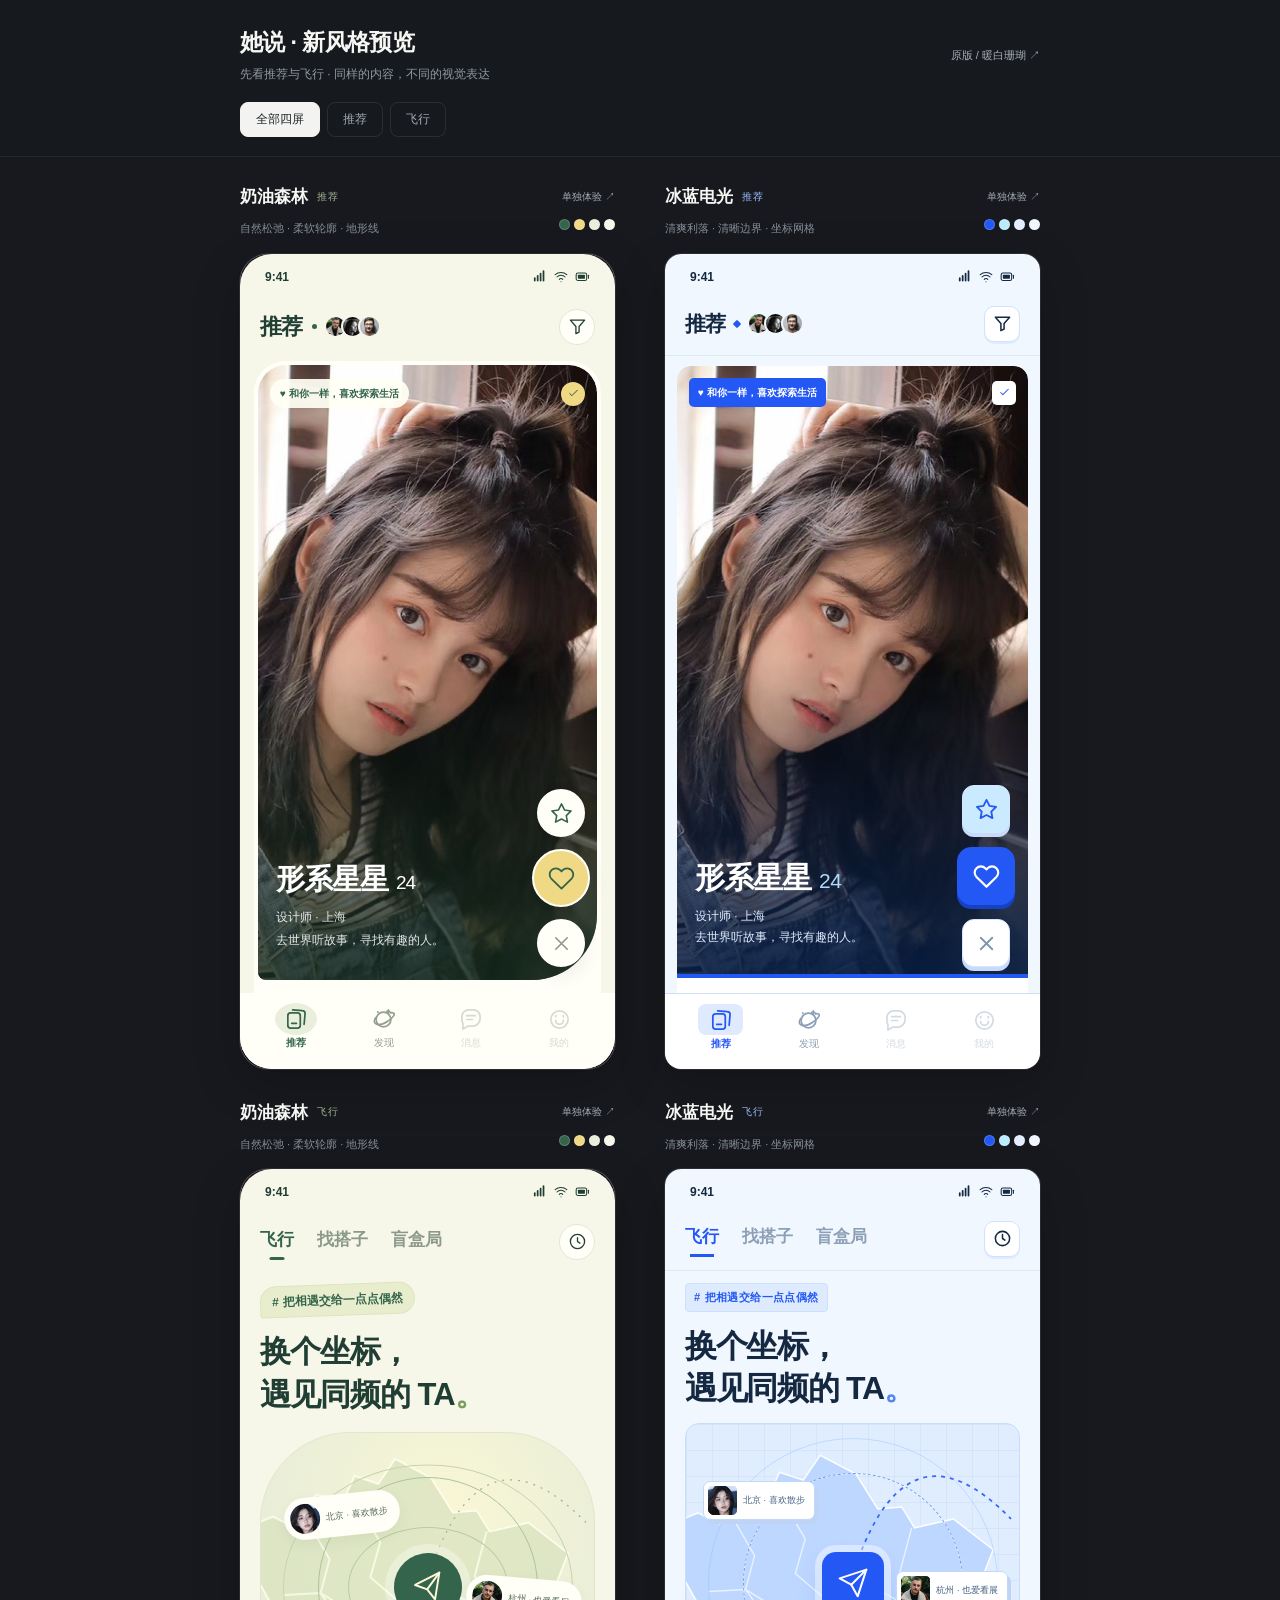
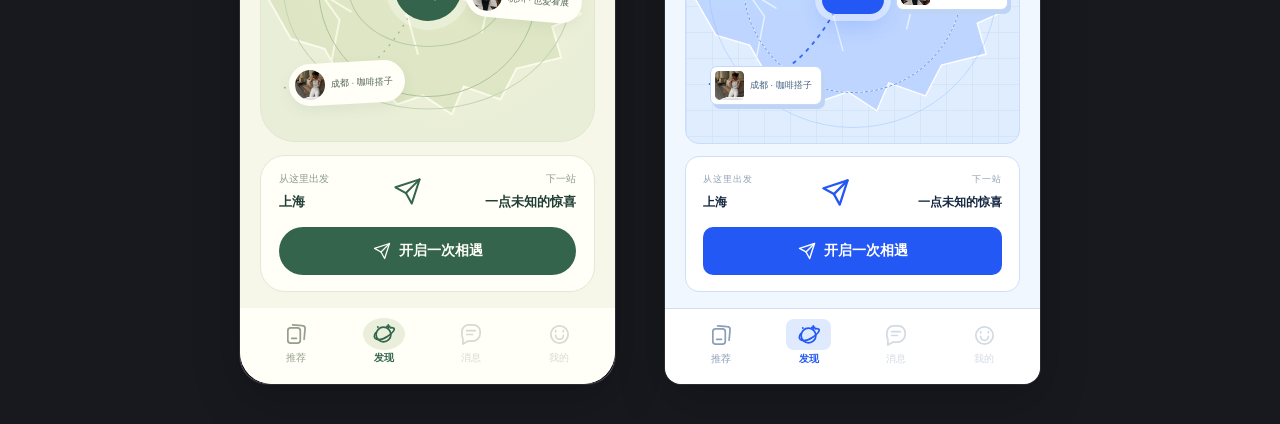
<file: directions.html>
<!doctype html><html lang="zh-CN"><head><meta charset="utf-8"><meta name="viewport" content="width=device-width,initial-scale=1"><title>她说 · 两种新风格预览</title><style>
*{box-sizing:border-box}body{margin:0;background:#17191e;color:#f6f6f3;font-family:-apple-system,"PingFang SC",sans-serif}a{color:inherit;text-decoration:none}header{padding:27px 28px 19px;border-bottom:1px solid #ffffff12;background:#17191ef5;position:sticky;top:0;z-index:5;backdrop-filter:blur(12px)}.heading{max-width:800px;margin:auto;display:flex;justify-content:space-between;gap:24px;align-items:center}h1{font-size:23px;letter-spacing:-.6px;margin:0 0 8px}.heading p{font-size:12px;color:#9198a1;margin:0}.heading a{font-size:11px;color:#a7adb6}.switches{display:flex;gap:7px;max-width:800px;margin:19px auto 0}.switches button{cursor:pointer;border:1px solid #ffffff18;background:transparent;color:#a4aab3;border-radius:8px;padding:8px 15px;font-size:12px;font-family:inherit}.switches button[aria-pressed=true]{background:#f3f4f1;color:#1d2528;border-color:#f3f4f1}main{max-width:800px;margin:auto;padding:28px 0 40px;display:grid;grid-template-columns:375px 375px;gap:32px 50px}article{width:375px}h2{font-size:17px;margin:0;font-weight:700;display:flex;align-items:center;gap:9px}h2 small{font-size:10px;color:#a4b492;font-weight:500;letter-spacing:.5px}article.electric h2 small{color:#9cbdff}.board-head{display:flex;align-items:center;justify-content:space-between;margin-bottom:11px}.board-head a{font-size:10px;color:#a2a9b1}article p{margin:0 0 16px;display:flex;justify-content:space-between;color:#858d97;font-size:11px;line-height:1.7}.swatches{display:flex;gap:4px}.swatches i{width:11px;height:11px;border-radius:50%;border:1px solid #ffffff30}.frame{width:375px;height:815px;overflow:hidden;border-radius:28px;outline:1px solid #ffffff18;box-shadow:0 16px 50px #0003}.electric .frame{border-radius:16px}iframe{display:block;width:375px;height:815px;border:0;background:#f6f6e9}[hidden]{display:none!important}a:hover{color:white}button:focus-visible,a:focus-visible{outline:2px solid #acd8ff;outline-offset:4px}
@media(max-width:849px){header{padding:21px 18px 16px}.heading{align-items:flex-start}.heading a{max-width:80px;line-height:1.7}.heading p{font-size:11px}h1{font-size:20px}main{width:800px;margin:0 18px;gap:28px 24px;grid-template-columns:375px 375px;max-width:none}.switches{margin-top:16px}body{overflow-x:auto}}
</style></head><body><header><div class="heading"><div><h1>她说 · 新风格预览</h1><p>先看推荐与飞行 · 同样的内容，不同的视觉表达</p></div><a href="visuals.html">原版 / 暖白珊瑚 ↗</a></div><nav class="switches" aria-label="选择预览页面"><button data-view="all" aria-pressed="true">全部四屏</button><button data-view="recommend" aria-pressed="false">推荐</button><button data-view="flight" aria-pressed="false">飞行</button></nav></header><main>
<article class="forest" data-page="recommend"><div class="board-head"><h2>奶油森林<small>推荐</small></h2><a href="forest/#recommend" target="_blank" rel="noopener">单独体验 ↗</a></div><p><span>自然松弛 · 柔软轮廓 · 地形线</span><span class="swatches"><i style="background:#34654c"></i><i style="background:#f0d984"></i><i style="background:#e9efdb"></i><i style="background:#f6f6e9"></i></span></p><div class="frame"><iframe title="奶油森林 · 推荐" src="forest/#recommend" loading="eager"></iframe></div></article>
<article class="electric" data-page="recommend"><div class="board-head"><h2>冰蓝电光<small>推荐</small></h2><a href="electric/#recommend" target="_blank" rel="noopener">单独体验 ↗</a></div><p><span>清爽利落 · 清晰边界 · 坐标网格</span><span class="swatches"><i style="background:#2458f5"></i><i style="background:#bbebff"></i><i style="background:#e3edff"></i><i style="background:#f0f7ff"></i></span></p><div class="frame"><iframe title="冰蓝电光 · 推荐" src="electric/#recommend" loading="eager"></iframe></div></article>
<article class="forest" data-page="flight"><div class="board-head"><h2>奶油森林<small>飞行</small></h2><a href="forest/#flight" target="_blank" rel="noopener">单独体验 ↗</a></div><p><span>自然松弛 · 柔软轮廓 · 地形线</span><span class="swatches"><i style="background:#34654c"></i><i style="background:#f0d984"></i><i style="background:#e9efdb"></i><i style="background:#f6f6e9"></i></span></p><div class="frame"><iframe title="奶油森林 · 飞行" src="forest/#flight" loading="eager"></iframe></div></article>
<article class="electric" data-page="flight"><div class="board-head"><h2>冰蓝电光<small>飞行</small></h2><a href="electric/#flight" target="_blank" rel="noopener">单独体验 ↗</a></div><p><span>清爽利落 · 清晰边界 · 坐标网格</span><span class="swatches"><i style="background:#2458f5"></i><i style="background:#bbebff"></i><i style="background:#e3edff"></i><i style="background:#f0f7ff"></i></span></p><div class="frame"><iframe title="冰蓝电光 · 飞行" src="electric/#flight" loading="eager"></iframe></div></article>
</main><script>
function show(){const requested=location.hash.slice(1),view=['recommend','flight'].includes(requested)?requested:'all';document.querySelectorAll('[data-view]').forEach(b=>b.setAttribute('aria-pressed',b.dataset.view===view));document.querySelectorAll('article').forEach(a=>a.hidden=view!=='all'&&a.dataset.page!==view)}document.querySelector('.switches').onclick=e=>{const b=e.target.closest('[data-view]');if(b)location.hash=b.dataset.view};addEventListener('hashchange',show);show();
</script></body></html>
</file>
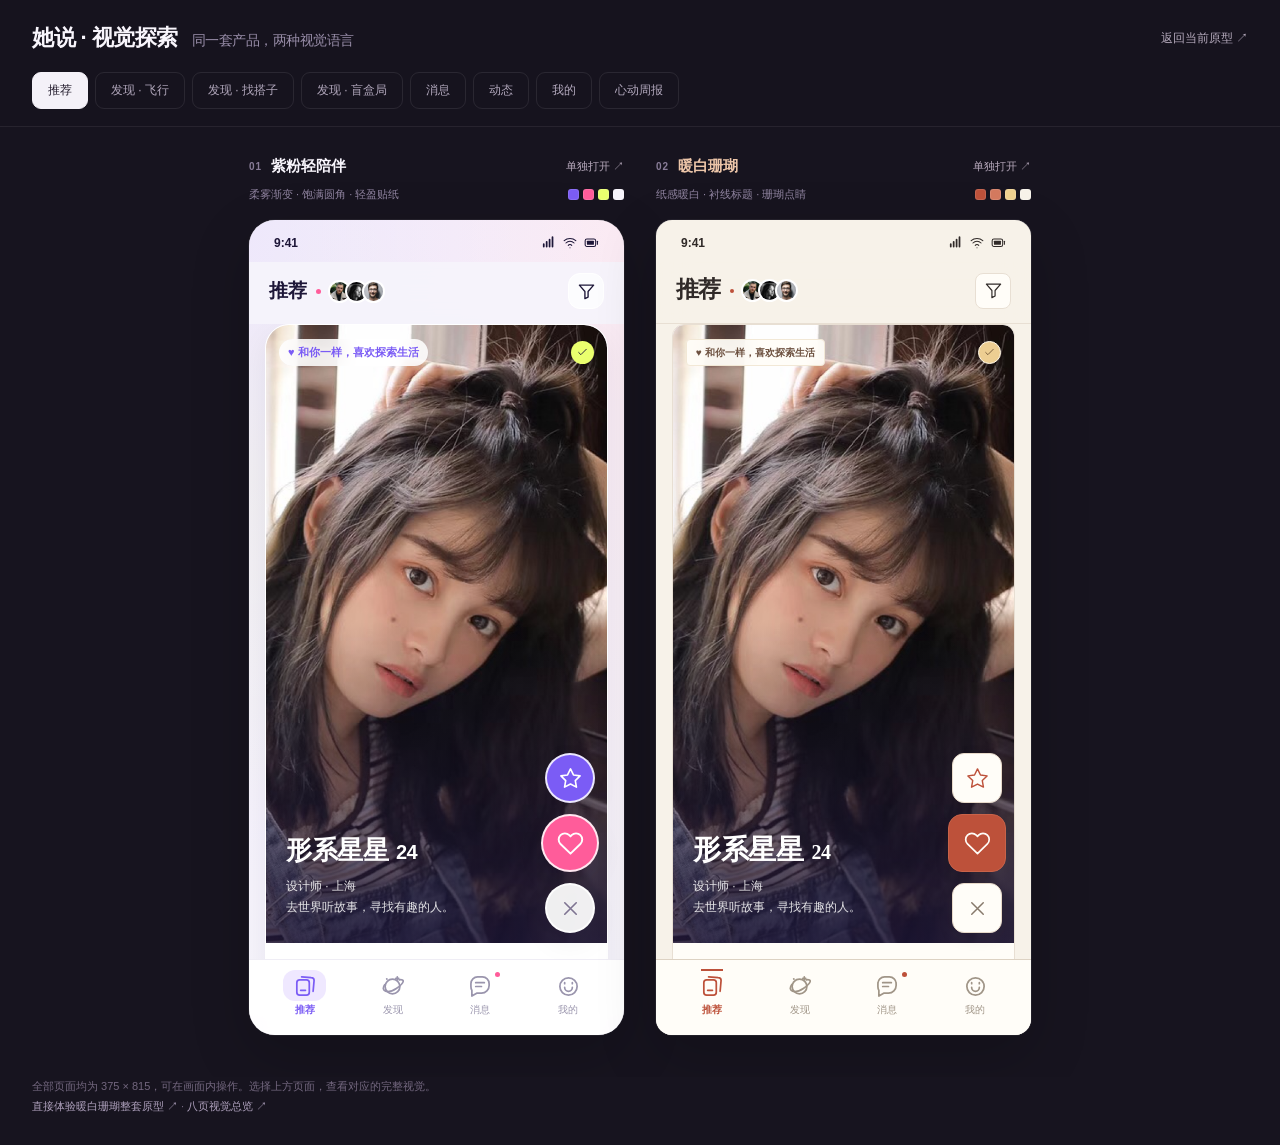
<file: visuals.html>
<!doctype html><html lang="zh-CN"><head><meta charset="utf-8"><meta name="viewport" content="width=device-width,initial-scale=1"><meta name="theme-color" content="#17141f"><title>她说 · 视觉风格对照</title><style>
*{box-sizing:border-box}body{margin:0;background:#17141f;color:#f8f5fc;font-family:-apple-system,"PingFang SC",sans-serif}a{color:inherit;text-decoration:none}button{font:inherit;cursor:pointer}header{position:sticky;top:0;z-index:2;background:#17141ff2;backdrop-filter:blur(15px);border-bottom:1px solid #ffffff12;padding:23px 32px 17px}.brandline{display:flex;align-items:center;justify-content:space-between;gap:20px;max-width:1400px;margin:auto}h1{font-size:22px;font-weight:700;letter-spacing:-.5px;margin:0}h1 span{color:#998ea9;font-size:14px;font-weight:400;margin-left:14px}.back{font-size:12px;color:#b5aabc}.back:hover{color:#fff}.page-tabs{display:flex;gap:7px;max-width:1400px;margin:19px auto 0;overflow:auto;scrollbar-width:none}.page-tabs button{border:1px solid #ffffff16;color:#b3a9bd;background:transparent;padding:9px 15px;border-radius:9px;font-size:12px;white-space:nowrap}.page-tabs button[aria-pressed=true]{background:#f4f1f8;color:#211a2b;border-color:#f4f1f8}.page-tabs button:focus-visible,a:focus-visible{outline:2px solid #d3b8ff;outline-offset:4px}.canvas{display:flex;align-items:flex-start;justify-content:center;gap:32px;padding:30px 24px 40px;overflow-x:auto;min-height:950px}.board{width:375px;flex:0 0 375px}.board-head{display:flex;justify-content:space-between;gap:12px;align-items:center;margin-bottom:9px}.board h2{font-size:15px;font-weight:600;margin:0;display:flex;gap:9px;align-items:center}.board h2 small{font-size:10px;font-family:"Helvetica Neue",sans-serif;letter-spacing:1px;color:#897d98}.board a{font-size:11px;color:#b8aabd}.board a:hover{color:white}.traits{margin:0 0 16px;font-size:11px;color:#8e829e;line-height:1.7;display:flex;align-items:center;justify-content:space-between}.swatches{display:flex;gap:4px}.swatches i{width:11px;height:11px;border-radius:3px;border:1px solid #ffffff1c}.frame{width:375px;height:815px;border-radius:26px;overflow:hidden;background:#f6f4fb;border:0;outline:1px solid #ffffff0f;box-shadow:0 20px 60px #00000030}.frame iframe{display:block;border:0;width:375px;height:815px}.status{max-width:1400px;margin:0 auto;padding:0 32px 28px;font-size:11px;color:#73677f;line-height:1.8}.status a{color:#aea0bc}.board[data-theme=editorial] .frame{border-radius:16px}.board[data-theme=editorial] h2{color:#edc6a9}
@media(max-width:850px){header{padding:19px 18px 14px}.brandline{align-items:flex-start}h1{font-size:20px}h1 span{display:block;margin:6px 0 0;font-size:11px}.back{font-size:11px;margin-top:5px}.page-tabs{margin-top:15px}.canvas{justify-content:flex-start;padding:23px 18px 30px;gap:24px}.status{padding-left:18px}.board{scroll-snap-align:center}.canvas{scroll-snap-type:x proximity}}
</style></head><body><header><div class="brandline"><h1>她说 · 视觉探索<span>同一套产品，两种视觉语言</span></h1><a class="back" href="app.html">返回当前原型 ↗</a></div><nav class="page-tabs" id="page-tabs" aria-label="选择对照页面"></nav></header><main class="canvas"><section class="board" data-theme="original"><div class="board-head"><h2><small>01</small>紫粉轻陪伴</h2><a id="open-original" target="_blank" rel="noopener">单独打开 ↗</a></div><p class="traits"><span>柔雾渐变 · 饱满圆角 · 轻盈贴纸</span><span class="swatches"><i style="background:#7b5cf5"></i><i style="background:#ff5c9a"></i><i style="background:#eaff6e"></i><i style="background:#f6f4fb"></i></span></p><div class="frame"><iframe id="original-frame" title="原版紫粉轻陪伴" loading="eager"></iframe></div></section><section class="board" data-theme="editorial"><div class="board-head"><h2><small>02</small>暖白珊瑚</h2><a id="open-editorial" target="_blank" rel="noopener">单独打开 ↗</a></div><p class="traits"><span>纸感暖白 · 衬线标题 · 珊瑚点睛</span><span class="swatches"><i style="background:#bd513a"></i><i style="background:#d3795e"></i><i style="background:#efd18f"></i><i style="background:#f7f2e9"></i></span></p><div class="frame"><iframe id="editorial-frame" title="新版暖白珊瑚" loading="eager"></iframe></div></section></main><div class="status">全部页面均为 375 × 815，可在画面内操作。选择上方页面，查看对应的完整视觉。<br><a href="editorial/">直接体验暖白珊瑚整套原型 ↗</a> · <a href="editorial/overview.html">八页视觉总览 ↗</a></div><script>
const pages=[['recommend','推荐'],['flight','发现 · 飞行'],['buddies','发现 · 找搭子'],['events','发现 · 盲盒局'],['messages','消息'],['moments','动态'],['me','我的'],['weekly','心动周报']];
function show(){const requested=location.hash.slice(1),id=pages.some(x=>x[0]===requested)?requested:'recommend';document.querySelector('#page-tabs').innerHTML=pages.map(([key,title])=>`<button type="button" data-page="${key}" aria-pressed="${key===id}">${title}</button>`).join('');for(const [theme,prefix] of [['original',''],['editorial','editorial/']]){const url=prefix+(id==='weekly'?'weekly.html':'app.html#'+id);document.querySelector('#'+theme+'-frame').src=url;document.querySelector('#open-'+theme).href=url;}document.title='她说 · 视觉对照 · '+pages.find(x=>x[0]===id)[1]}
document.querySelector('#page-tabs').onclick=e=>{const b=e.target.closest('[data-page]');if(b)location.hash=b.dataset.page};window.addEventListener('hashchange',show);show();
</script></body></html>
</file>
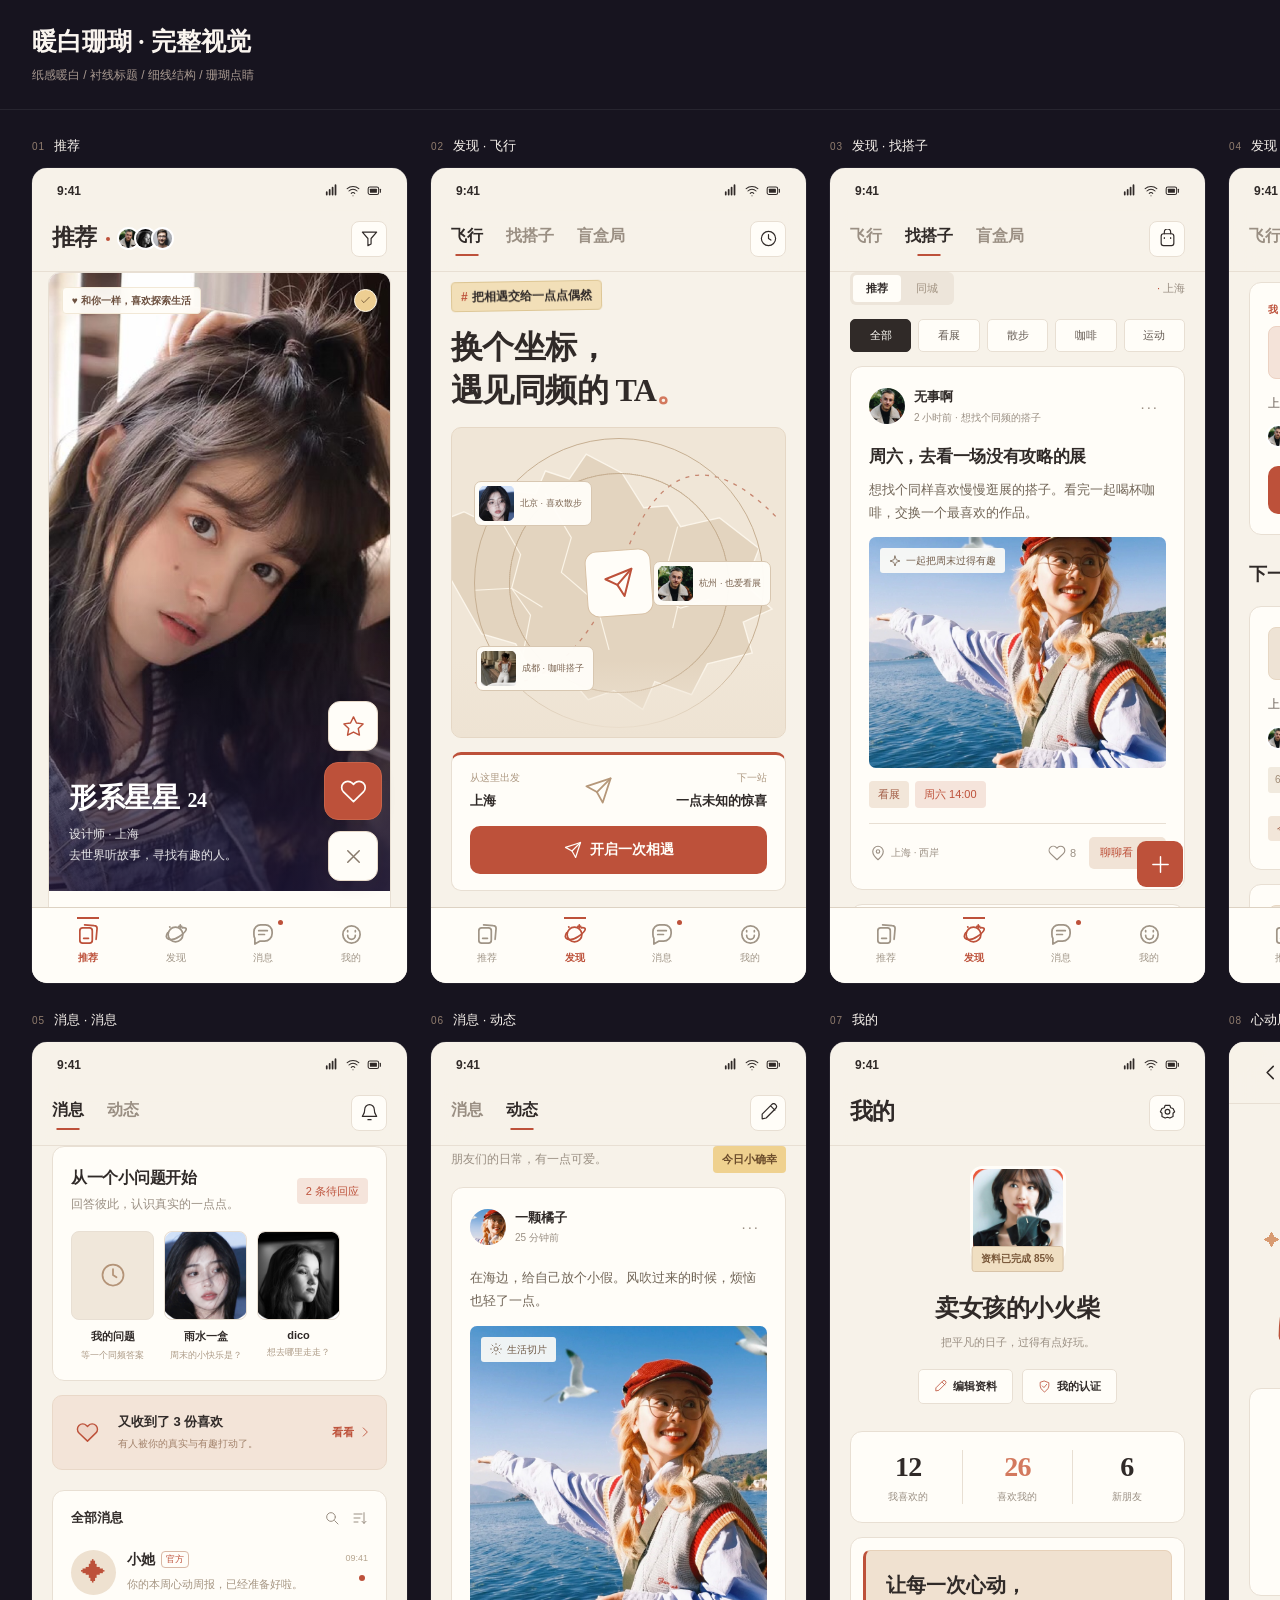
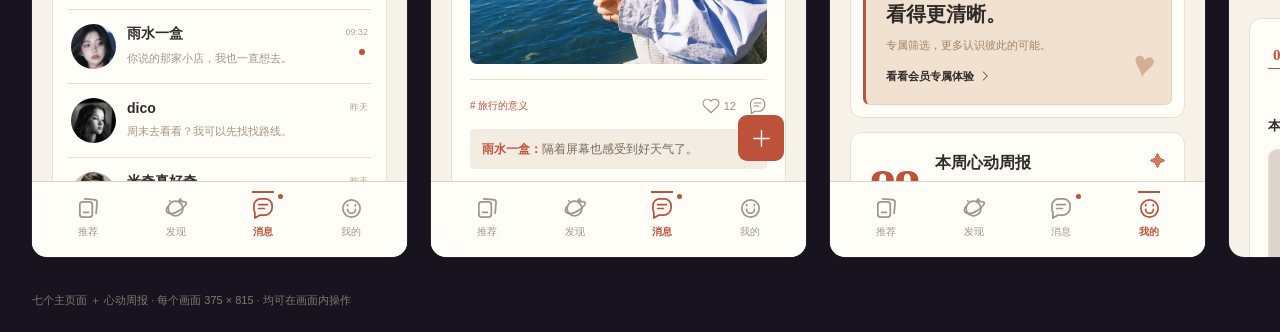
<file: editorial/overview.html>
<!doctype html><html lang="zh-CN"><head><meta charset="utf-8"><meta name="viewport" content="width=device-width,initial-scale=1"><title>暖白珊瑚 · 整套视觉总览</title><style>
*{box-sizing:border-box}body{margin:0;background:#17141f;color:#faf5ef;font-family:-apple-system,"PingFang SC",sans-serif;min-width:1636px}header{height:110px;padding:28px 32px;display:flex;align-items:center;justify-content:space-between;border-bottom:1px solid #ffffff12}h1{font-size:25px;margin:0;font-family:"Songti SC",serif;font-weight:700}header p{font-size:12px;color:#a99a91;margin:9px 0 0}.links{display:flex;gap:20px}.links a{color:#d6baaa;font-size:12px;text-decoration:none}.boards{display:grid;grid-template-columns:repeat(4,375px);gap:28px 24px;padding:27px 32px 36px;width:1636px}.board h2{font-size:13px;font-weight:500;margin:0 0 13px;display:flex;align-items:center;gap:9px}.board h2 span{font-size:10px;font-family:"Helvetica Neue",sans-serif;color:#917d6e;letter-spacing:1px}.screen{width:375px;height:815px;overflow:hidden;border-radius:15px;outline:1px solid #ffffff0f;background:#f7f2e9}.screen iframe{display:block;width:375px;height:815px;border:0}.note{font-size:11px;color:#85766d;padding:0 32px 24px;margin:0}
</style></head><body><header><div><h1>暖白珊瑚 · 完整视觉</h1><p>纸感暖白 / 衬线标题 / 细线结构 / 珊瑚点睛</p></div><nav class="links"><a href="index.html">进入交互原型 ↗</a><a href="../visuals.html">与原版并排对照 ↗</a></nav></header><main class="boards" id="boards"></main><p class="note">七个主页面 ＋ 心动周报 · 每个画面 375 × 815 · 均可在画面内操作</p><script>
const pages=[['recommend','推荐'],['flight','发现 · 飞行'],['buddies','发现 · 找搭子'],['events','发现 · 盲盒局'],['messages','消息 · 消息'],['moments','消息 · 动态'],['me','我的'],['weekly','心动周报']];document.querySelector('#boards').innerHTML=pages.map(([key,title],i)=>`<section class="board"><h2><span>0${i+1}</span>${title}</h2><div class="screen"><iframe src="${key==='weekly'?'weekly.html':'app.html#'+key}" title="暖白珊瑚 · ${title}" loading="eager"></iframe></div></section>`).join('');
</script></body></html>
</file>
